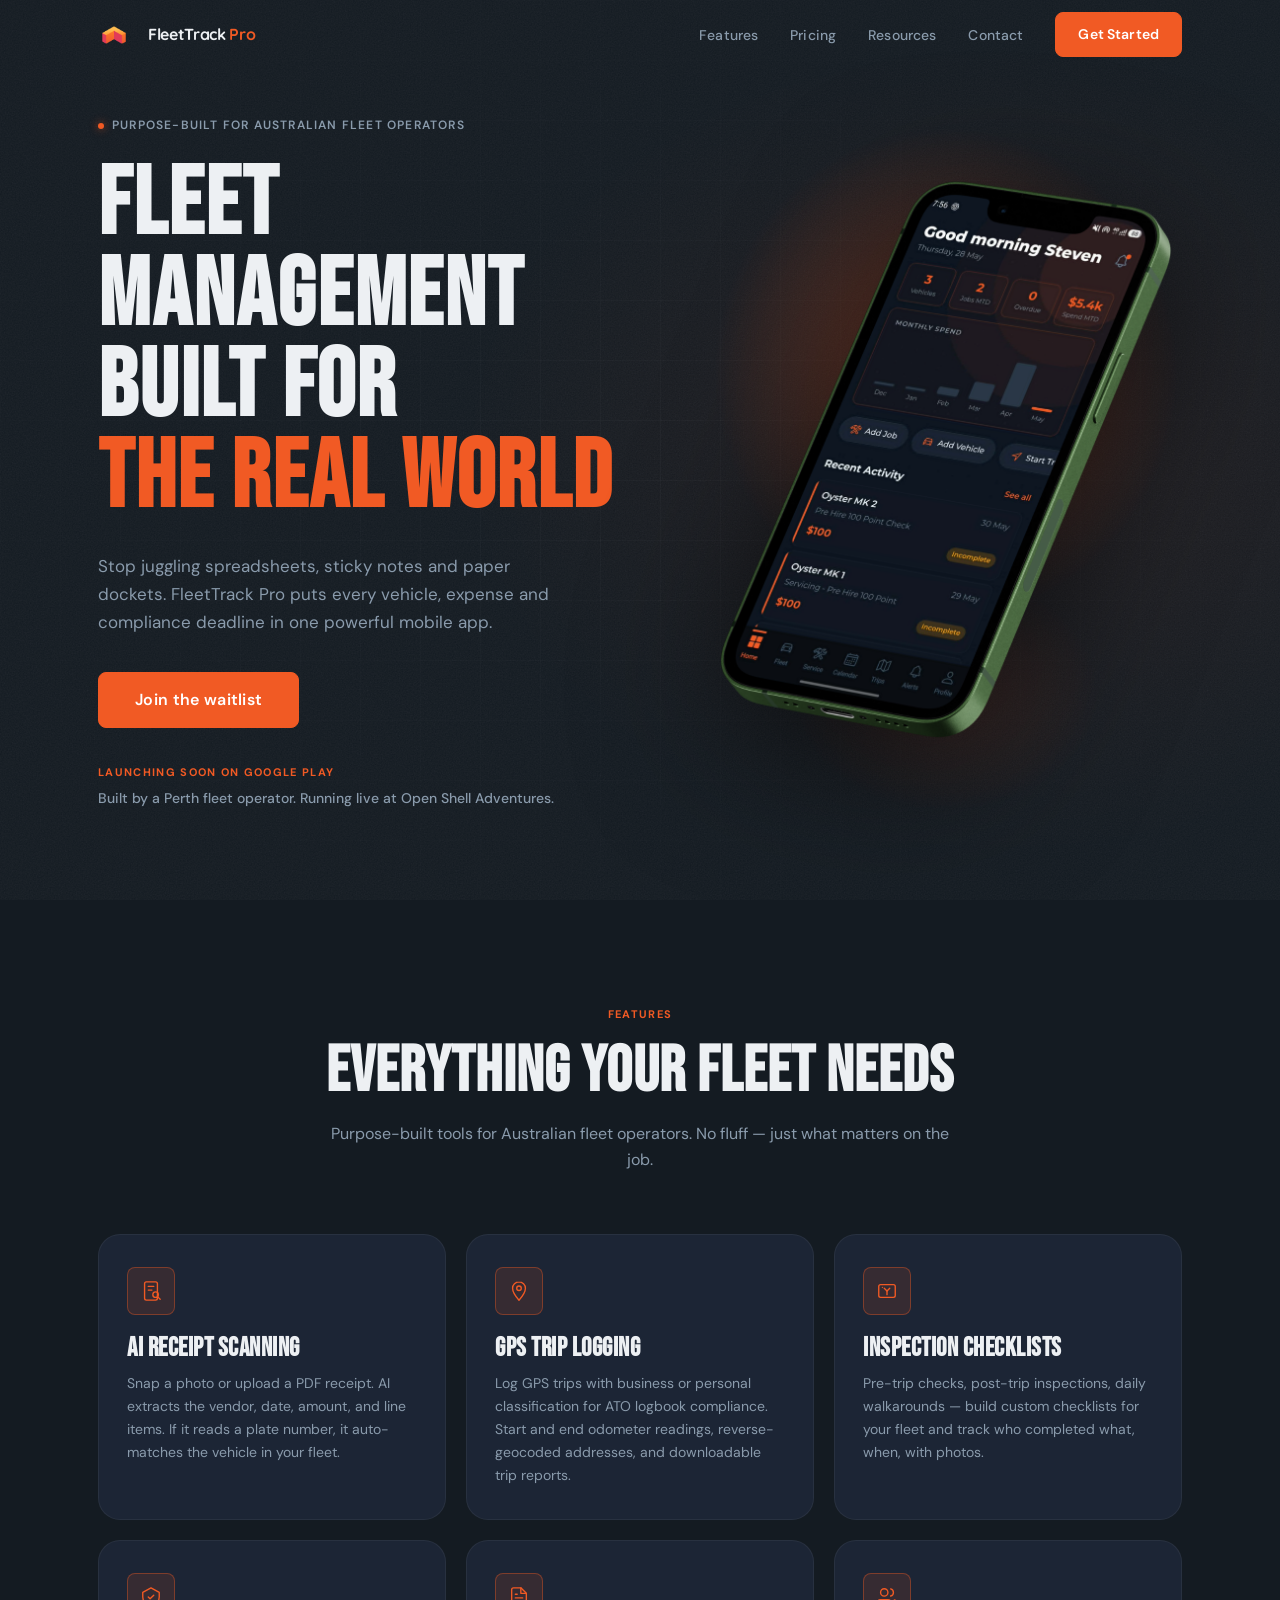
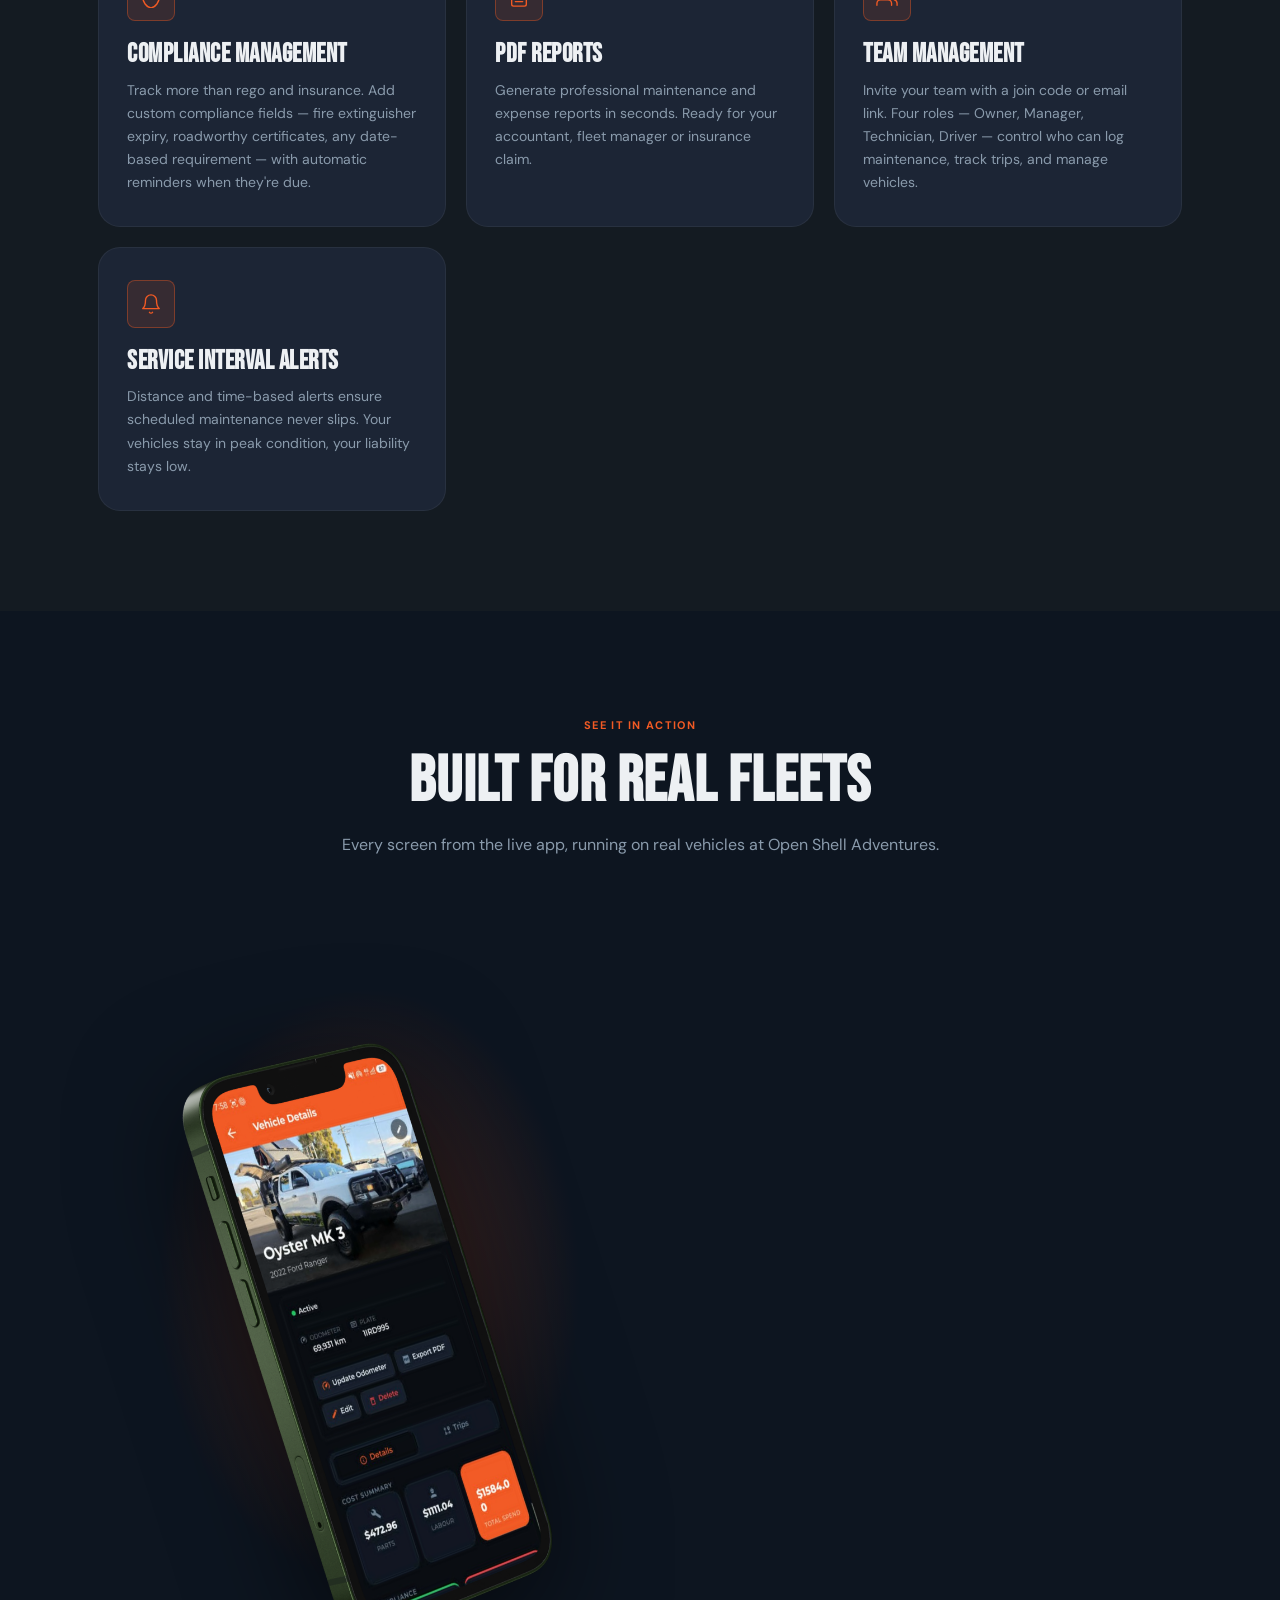
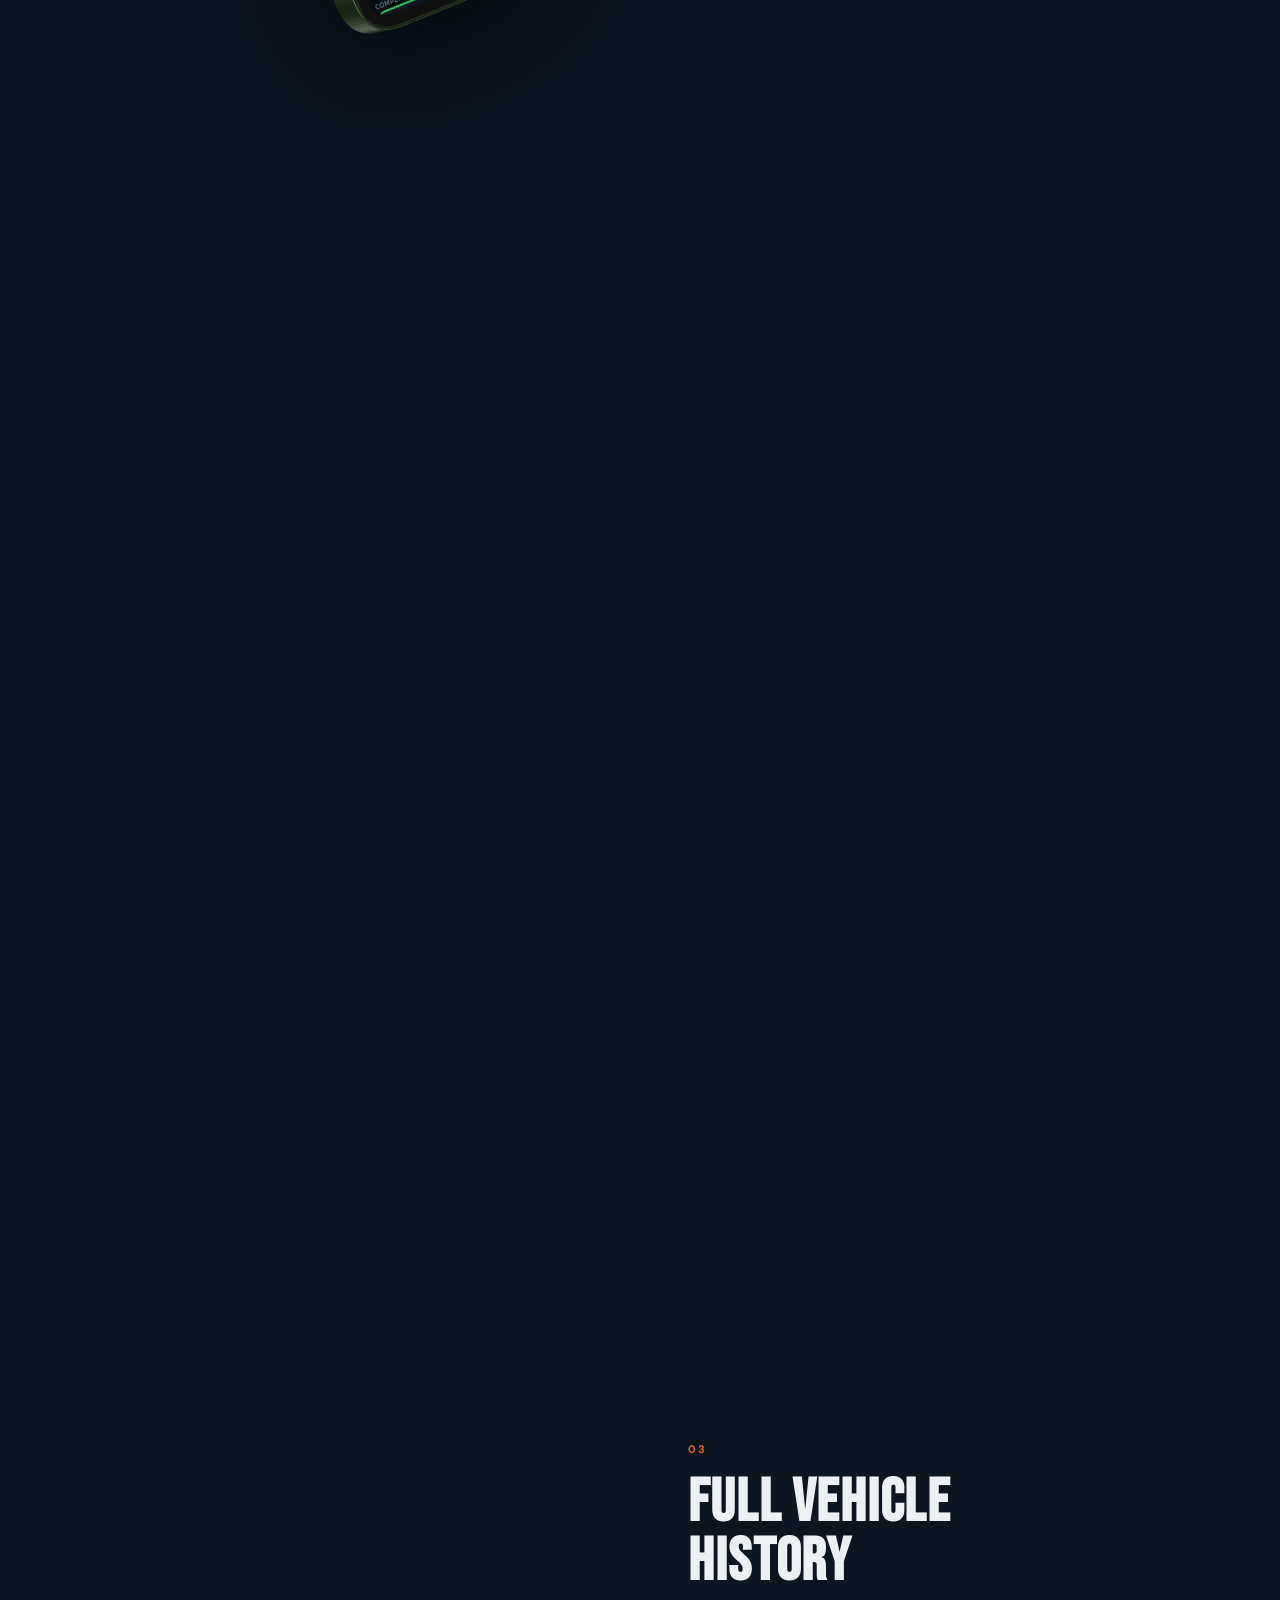
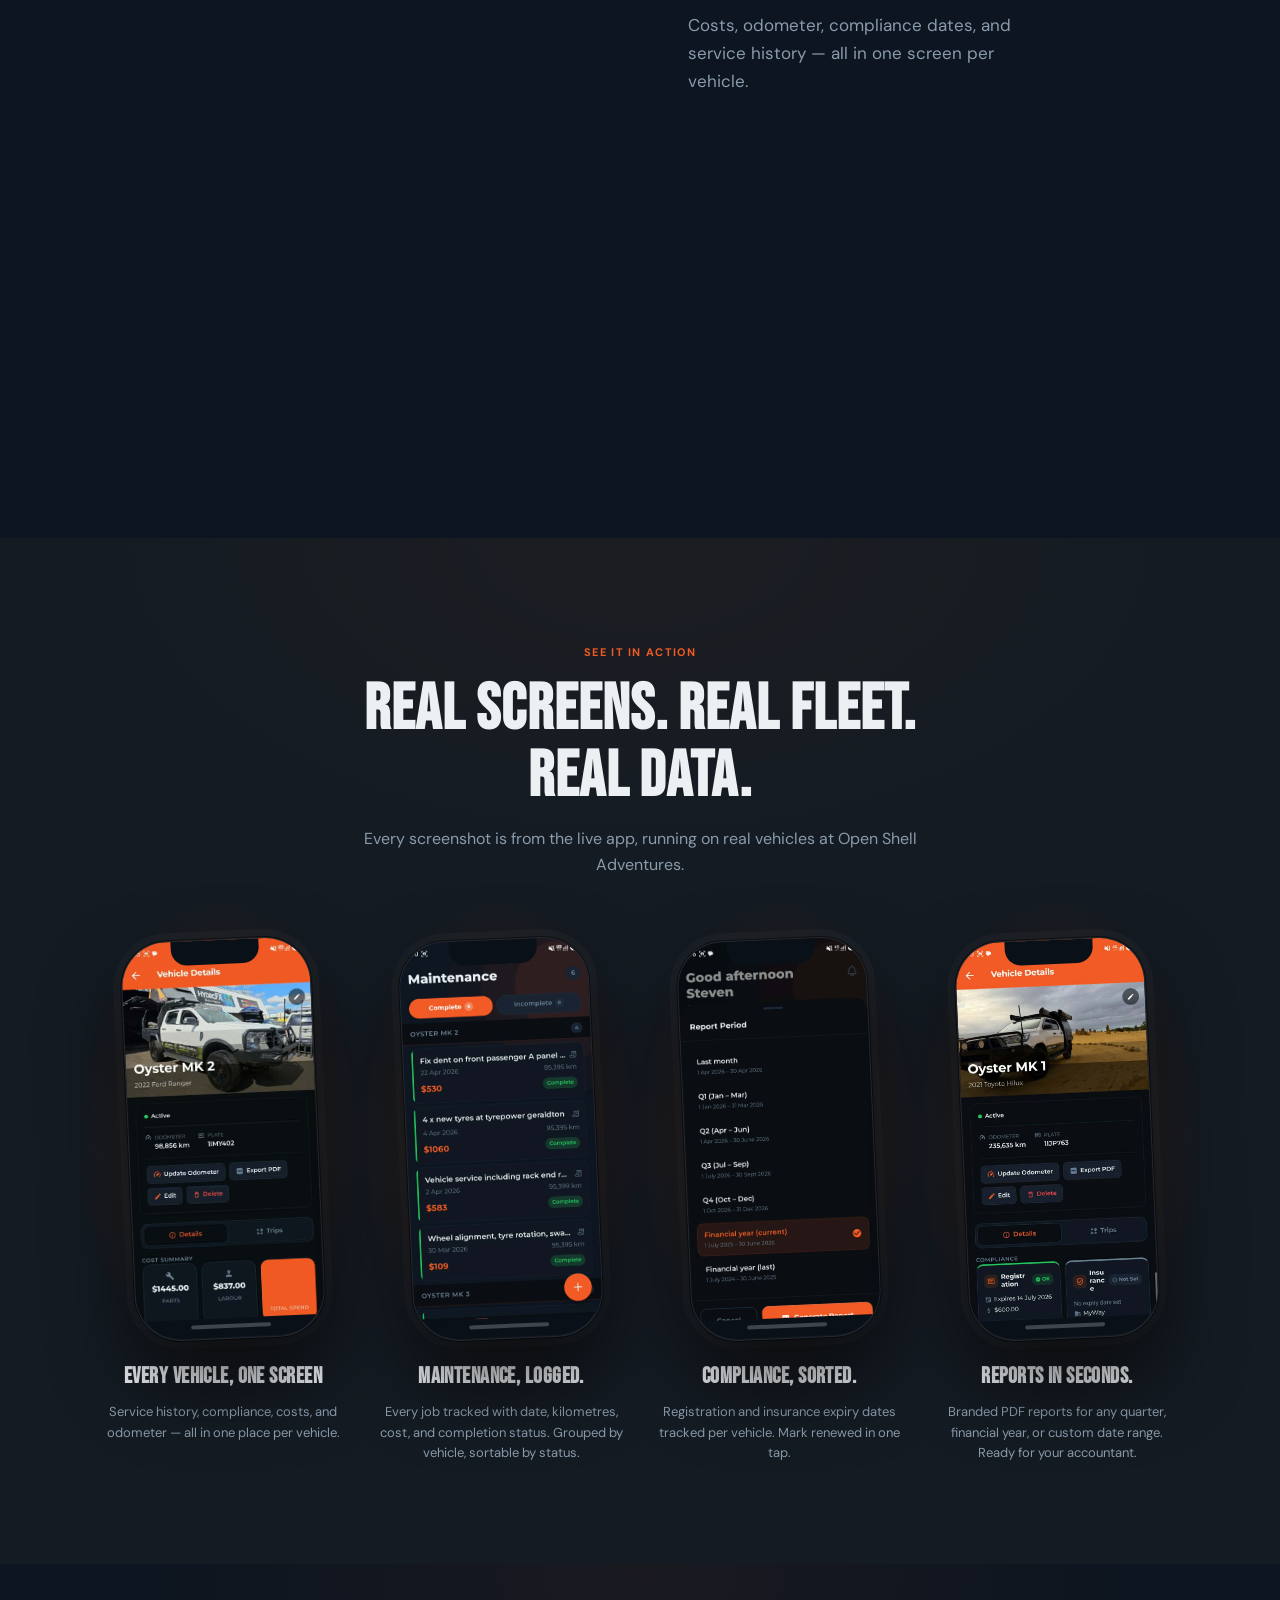
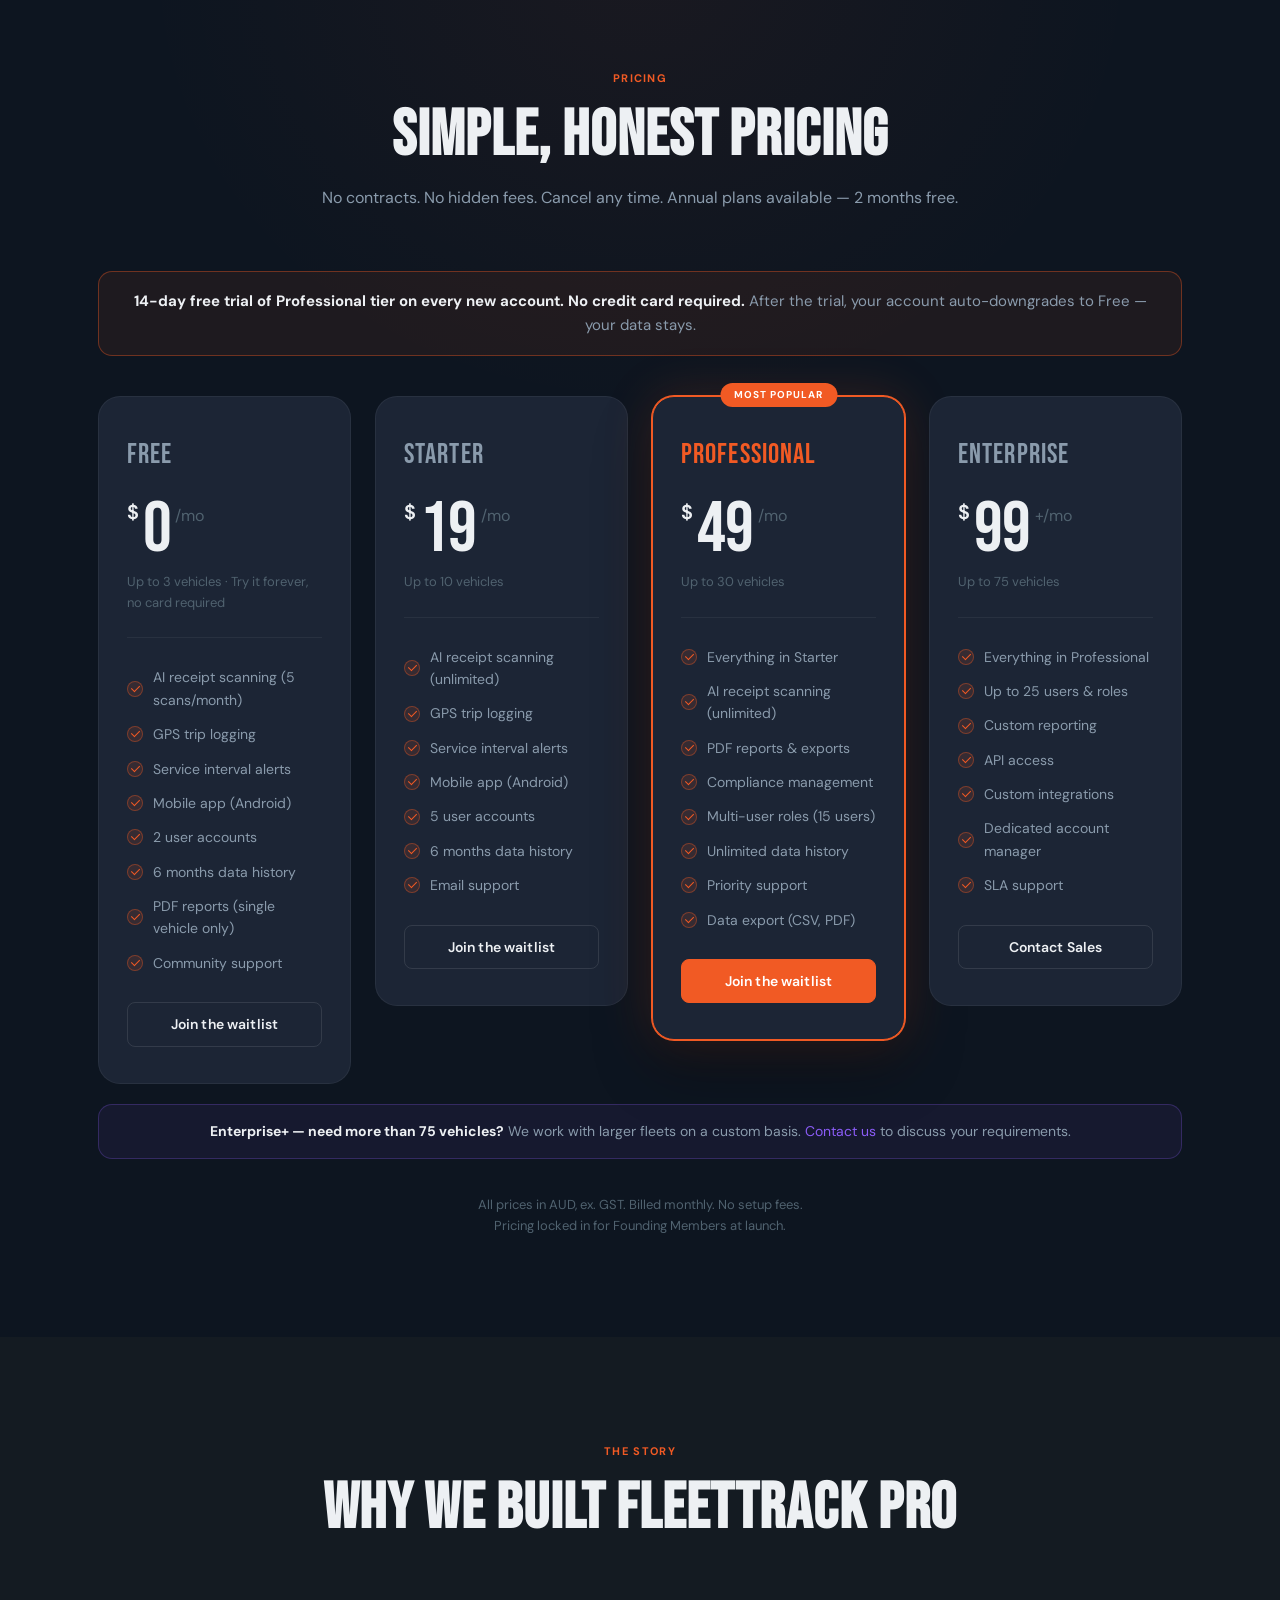
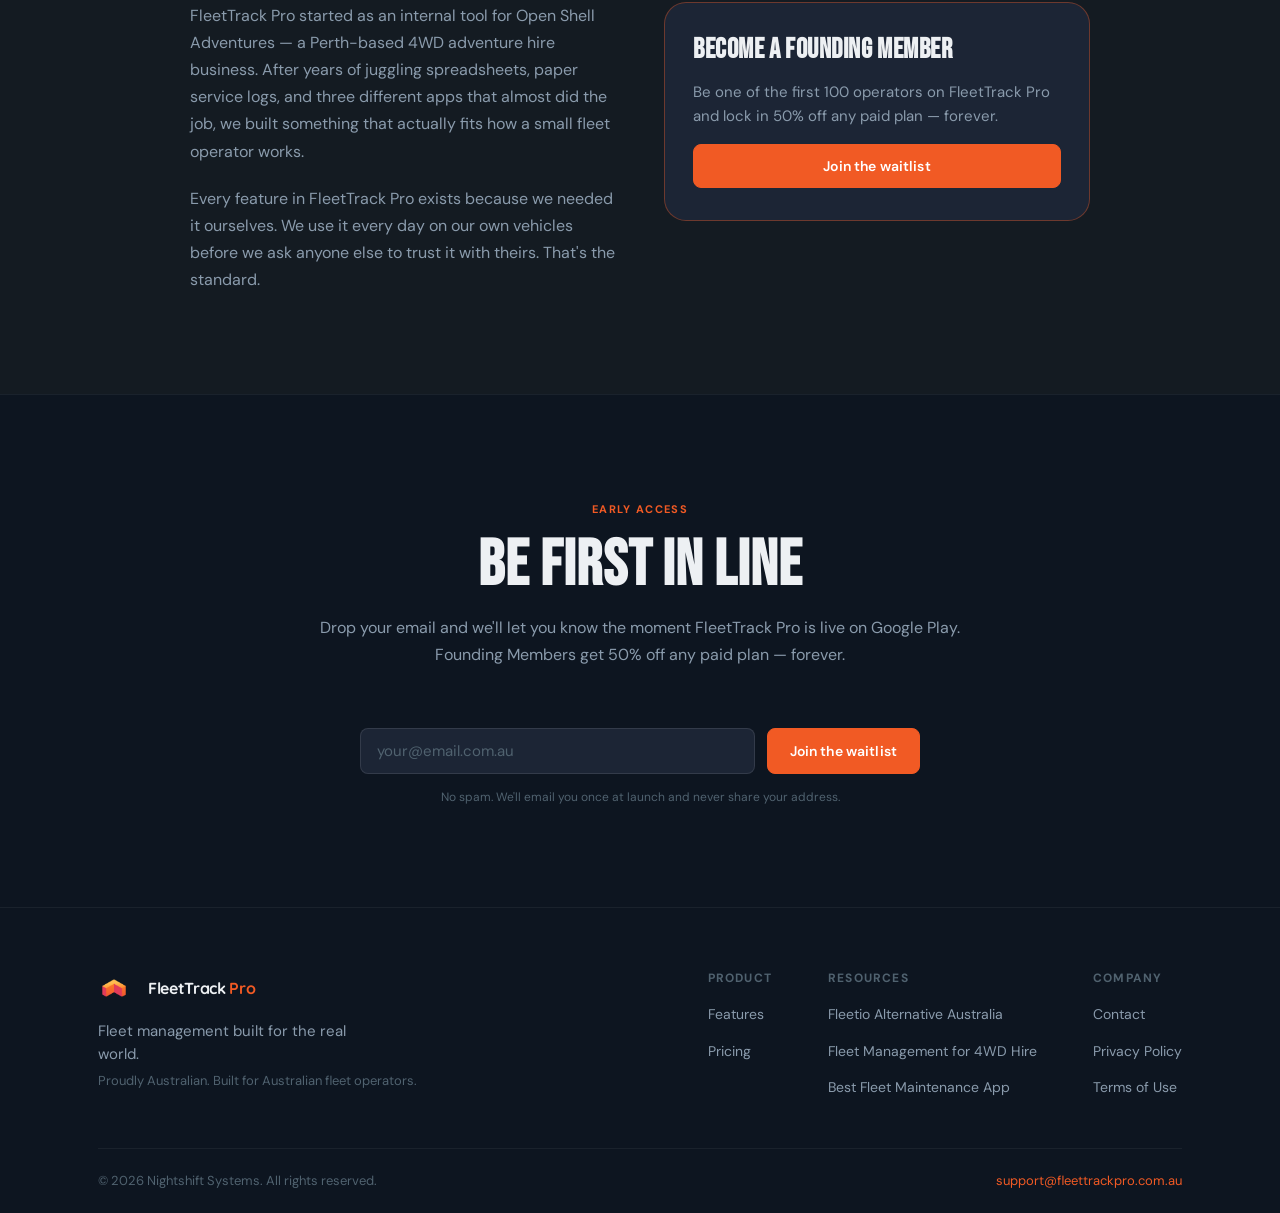
<file: index.html>
<!DOCTYPE html>

<html lang="en-AU">
<head>
<meta charset="utf-8"/>
<meta content="width=device-width, initial-scale=1.0" name="viewport"/>
<title>FleetTrack Pro — Fleet Maintenance App for Small Fleets</title>
<meta content="FleetTrack Pro — fleet maintenance for Australian small fleets. AI receipt scanning, GPS trips, service reminders, inspection checklists. Android." name="description"/>
<meta content="FleetTrack Pro — Fleet Management Built for the Real World" property="og:title"/>
<meta content="Mobile-first fleet maintenance app for Australian small fleet operators. AI receipt scanning, GPS trips, service reminders, inspection checklists, and compliance tracking. Android." property="og:description"/>
<meta content="website" property="og:type"/>
<meta content="https://fleettrackpro.com.au/" property="og:url"/>
<meta content="en_AU" property="og:locale"/>
<!-- TODO: regenerate og:image at 1200×630 for proper social previews (current asset is 800×400 — will letterbox) -->
<meta content="https://fleettrackpro.com.au/Assets/logo-full.png" property="og:image"/>
<link href="https://fleettrackpro.com.au" rel="canonical"/>
<script type="application/ld+json">
    {
      "@context": "https://schema.org",
      "@type": "SoftwareApplication",
      "name": "FleetTrack Pro",
      "operatingSystem": "Android",
      "applicationCategory": "BusinessApplication",
      "description": "Mobile-first fleet maintenance and cost tracking app for Australian small fleet operators. AI receipt scanning, GPS trip logging, service reminders, inspection checklists, and compliance tracking.",
      "url": "https://fleettrackpro.com.au",
      "offers": {
        "@type": "AggregateOffer",
        "priceCurrency": "AUD",
        "lowPrice": "0",
        "highPrice": "99",
        "offerCount": "4"
      },
      "author": {
        "@type": "Organization",
        "name": "Nightshift Systems",
        "url": "https://nightshiftsystems.com.au"
      },
      "featureList": "AI receipt scanning, GPS trip logging, service interval reminders, inspection checklists, compliance tracking, cost reporting, PDF reports, multi-user team management"
    }
    </script>
<script type="application/ld+json">
    {
      "@context": "https://schema.org",
      "@type": "Organization",
      "name": "Nightshift Systems",
      "url": "https://nightshiftsystems.com.au",
      "brand": {
        "@type": "Brand",
        "name": "FleetTrack Pro"
      },
      "contactPoint": {
        "@type": "ContactPoint",
        "email": "support@fleettrackpro.com.au",
        "contactType": "customer support"
      },
      "areaServed": "AU",
      "founder": {
        "@type": "Person",
        "name": "Steven Karlson"
      }
    }
    </script>
<link rel="icon" type="image/png" sizes="32x32" href="/favicon-32x32.png">
<link rel="icon" type="image/png" sizes="16x16" href="/favicon-16x16.png">
<link rel="apple-touch-icon" sizes="180x180" href="/apple-touch-icon.png">
<link rel="icon" href="/favicon.ico">
<link href="data:image/svg+xml,%3Csvg xmlns='http://www.w3.org/2000/svg' viewBox='0 0 32 32'%3E%3Crect width='32' height='32' rx='7' fill='%23F15A24'/%3E%3Ctext x='50%25' y='73%25' text-anchor='middle' font-family='Arial Black,sans-serif' font-size='18' font-weight='900' fill='white'%3EF%3C/text%3E%3C/svg%3E" rel="icon" type="image/svg+xml"/>
<link href="https://fonts.googleapis.com" rel="preconnect"/>
<link crossorigin="" href="https://fonts.gstatic.com" rel="preconnect"/>
<link href="https://fonts.googleapis.com/css2?family=Bebas+Neue&amp;family=DM+Sans:ital,opsz,wght@0,9..40,300;0,9..40,400;0,9..40,500;0,9..40,600;1,9..40,400&amp;family=Quicksand:wght@600;700&amp;display=swap" rel="stylesheet"/>
<link href="style.css" rel="stylesheet"/>
</head>
<body>
<!-- =========================================================
     NAVIGATION
     ========================================================= -->
<nav class="navbar" id="navbar">
    <div class="nav-inner">
        <a href="/" class="nav-logo">
            <img src="/Assets/logo-mark.png" alt="FleetTrack Pro" class="logo-mark">
            <span class="logo-wordmark">FleetTrack <em>Pro</em></span>
        </a>
        <ul class="nav-links" id="navLinks">
            <li><a href="/features.html">Features</a></li>
            <li><a href="/pricing.html">Pricing</a></li>
            <li><a href="/alternatives/fleetio-alternative-australia.html">Resources</a></li>
            <li><a href="/contact.html">Contact</a></li>
        </ul>
        <div class="nav-actions">
            <a href="/pricing.html" class="btn btn-primary nav-cta">Get Started</a>
            <button class="nav-hamburger" id="navHamburger" aria-label="Open menu">
                <span></span><span></span><span></span>
            </button>
        </div>
    </div>
</nav>
<!-- =========================================================
     HERO
     ========================================================= -->
<section class="hero" id="hero">
<div aria-hidden="true" class="hero-grain"></div>
<div aria-hidden="true" class="hero-grid-bg"></div>
<div class="container">
<div class="hero-layout">
<div class="hero-text">
<div class="hero-eyebrow" data-stagger="0">
<span class="eyebrow-pip"></span>
                    Purpose-built for Australian fleet operators
                </div>
<h1 class="hero-heading" data-stagger="160">
                    Fleet Management<br/>
                    Built for<br/>
<span class="text-accent">The Real World</span>
</h1>
<p class="hero-subtext" data-stagger="320">
                    Stop juggling spreadsheets, sticky notes and paper dockets.
                    FleetTrack Pro puts every vehicle, expense and compliance
                    deadline in one powerful mobile app.
                </p>
<div class="hero-ctas" data-stagger="480">
<a class="btn btn-primary hero-cta-btn" href="#waitlist">Join the waitlist</a>
</div>
<div class="hero-proof" data-stagger="640">
<div class="hero-prelaunch">
<span class="prelaunch-label">Launching soon on Google Play</span>
<span class="prelaunch-body">Built by a Perth fleet operator. Running live at <a href="https://openshell.com.au/" rel="noopener noreferrer" target="_blank">Open Shell Adventures</a>.</span>
</div>
</div>
</div>
<!-- Hero Device -->
<div class="hero-visual">
<div class="hero-scroll-wrap" id="heroScroll">
<div class="hero-device-wrap" id="heroDevice">
<div aria-hidden="true" class="hero-device-glow"></div>
<div class="hero-device-float">
<img alt="FleetTrack Pro Home screen showing fleet overview, monthly spend, and recent activity" class="hero-device-img" height="1145" loading="eager" src="Assets/screen-home.png" width="931"/>
</div>
</div>
</div>
</div>
</div>
</div>
</section>
<!-- =========================================================
     FEATURES
     ========================================================= -->
<section class="features" id="features">
<div class="container">
<div class="section-header" data-reveal="">
<span class="section-label">Features</span>
<h2 class="section-title">Everything your fleet needs</h2>
<p class="section-subtitle">Purpose-built tools for Australian fleet operators. No fluff — just what matters on the job.</p>
</div>
<div class="features-grid">
<div class="feature-card" data-reveal="" data-reveal-delay="0">
<div class="feature-icon">
<svg fill="none" stroke="currentColor" stroke-linecap="round" stroke-linejoin="round" stroke-width="1.5" viewbox="0 0 24 24">
<rect height="20" rx="2" width="14" x="5" y="2"></rect>
<line x1="9" x2="15" y1="7" y2="7"></line>
<line x1="9" x2="13" y1="11" y2="11"></line>
<circle cx="17" cy="16" r="3"></circle>
<line x1="19.4" x2="22" y1="18.4" y2="21"></line>
</svg>
</div>
<h3 class="feature-title">AI Receipt Scanning</h3>
<p class="feature-desc">Snap a photo or upload a PDF receipt. AI extracts the vendor, date, amount, and line items. If it reads a plate number, it auto-matches the vehicle in your fleet.</p>
</div>
<div class="feature-card" data-reveal="" data-reveal-delay="80">
<div class="feature-icon">
<svg fill="none" stroke="currentColor" stroke-linecap="round" stroke-linejoin="round" stroke-width="1.5" viewbox="0 0 24 24">
<path d="M12 2C8.13 2 5 5.13 5 9c0 5.25 7 13 7 13s7-7.75 7-13c0-3.87-3.13-7-7-7z"></path>
<circle cx="12" cy="9" r="2.5"></circle>
</svg>
</div>
<h3 class="feature-title">GPS Trip Logging</h3>
<p class="feature-desc">Log GPS trips with business or personal classification for ATO logbook compliance. Start and end odometer readings, reverse-geocoded addresses, and downloadable trip reports.</p>
</div>
<div class="feature-card" data-reveal="" data-reveal-delay="160">
<div class="feature-icon">
<svg fill="none" stroke="currentColor" stroke-linecap="round" stroke-linejoin="round" stroke-width="1.5" viewbox="0 0 24 24">
<rect height="14" rx="2" width="18" x="3" y="5"></rect>
<polyline points="9,9 12,12 15,9"></polyline>
<line x1="12" x2="12" y1="12" y2="16"></line>
<line x1="7" x2="7" y1="8" y2="8"></line>
</svg>
</div>
<h3 class="feature-title">Inspection Checklists</h3>
<p class="feature-desc">Pre-trip checks, post-trip inspections, daily walkarounds — build custom checklists for your fleet and track who completed what, when, with photos.</p>
</div>
<div class="feature-card" data-reveal="" data-reveal-delay="0">
<div class="feature-icon">
<svg fill="none" stroke="currentColor" stroke-linecap="round" stroke-linejoin="round" stroke-width="1.5" viewbox="0 0 24 24">
<path d="M12 2L3 7v5c0 5.55 3.84 10.74 9 12 5.16-1.26 9-6.45 9-12V7L12 2z"></path>
<polyline points="9,12 11,14 15,10"></polyline>
</svg>
</div>
<h3 class="feature-title">Compliance Management</h3>
<p class="feature-desc">Track more than rego and insurance. Add custom compliance fields — fire extinguisher expiry, roadworthy certificates, any date-based requirement — with automatic reminders when they're due.</p>
</div>
<div class="feature-card" data-reveal="" data-reveal-delay="80">
<div class="feature-icon">
<svg fill="none" stroke="currentColor" stroke-linecap="round" stroke-linejoin="round" stroke-width="1.5" viewbox="0 0 24 24">
<path d="M14 2H6a2 2 0 0 0-2 2v16a2 2 0 0 0 2 2h12a2 2 0 0 0 2-2V8z"></path>
<polyline points="14,2 14,8 20,8"></polyline>
<line x1="16" x2="8" y1="13" y2="13"></line>
<line x1="16" x2="8" y1="17" y2="17"></line>
<line x1="10" x2="8" y1="9" y2="9"></line>
</svg>
</div>
<h3 class="feature-title">PDF Reports</h3>
<p class="feature-desc">Generate professional maintenance and expense reports in seconds. Ready for your accountant, fleet manager or insurance claim.</p>
</div>
<div class="feature-card" data-reveal="" data-reveal-delay="160">
<div class="feature-icon">
<svg fill="none" stroke="currentColor" stroke-linecap="round" stroke-linejoin="round" stroke-width="1.5" viewbox="0 0 24 24">
<path d="M17 21v-2a4 4 0 0 0-4-4H5a4 4 0 0 0-4 4v2"></path>
<circle cx="9" cy="7" r="4"></circle>
<path d="M23 21v-2a4 4 0 0 0-3-3.87"></path>
<path d="M16 3.13a4 4 0 0 1 0 7.75"></path>
</svg>
</div>
<h3 class="feature-title">Team Management</h3>
<p class="feature-desc">Invite your team with a join code or email link. Four roles — Owner, Manager, Technician, Driver — control who can log maintenance, track trips, and manage vehicles.</p>
</div>
<div class="feature-card" data-reveal="" data-reveal-delay="0">
<div class="feature-icon">
<svg fill="none" stroke="currentColor" stroke-linecap="round" stroke-linejoin="round" stroke-width="1.5" viewbox="0 0 24 24">
<path d="M18 8A6 6 0 0 0 6 8c0 7-3 9-3 9h18s-3-2-3-9"></path>
<path d="M13.73 21a2 2 0 0 1-3.46 0"></path>
</svg>
</div>
<h3 class="feature-title">Service Interval Alerts</h3>
<p class="feature-desc">Distance and time-based alerts ensure scheduled maintenance never slips. Your vehicles stay in peak condition, your liability stays low.</p>
</div>
</div>
</div>
</section>
<!-- =========================================================
     STICKY SCROLL SHOWCASE
     ========================================================= -->
<section class="showcase" id="showcase">
<div class="container">
<div class="section-header" data-reveal="">
<span class="section-label">See it in action</span>
<h2 class="section-title">Built for real fleets</h2>
<p class="section-subtitle">Every screen from the live app, running on real vehicles at <a href="https://openshell.com.au/" rel="noopener noreferrer" target="_blank">Open Shell Adventures</a>.</p>
</div>
</div>
<div class="showcase-track">
<!-- Sticky phone (desktop) -->
<div aria-hidden="true" class="showcase-phone-col">
<div class="showcase-phone-wrap">
<div class="showcase-phone-glow"></div>
<img alt="FleetTrack Pro app screen" class="showcase-phone-img" height="1145" id="showcaseScreen" loading="lazy" src="Assets/screen-home.png" width="931"/>
</div>
</div>
<!-- Scrolling copy slides -->
<div class="showcase-slides-col">
<div class="showcase-slide" data-alt="FleetTrack Pro home dashboard showing fleet overview and monthly spend" data-screen="Assets/screen-home.png">
<img alt="FleetTrack Pro home dashboard" class="showcase-mobile-img" loading="lazy" src="Assets/screen-home.png"/>
<div class="showcase-copy">
<span class="showcase-num">01</span>
<h3 class="showcase-heading">Your fleet<br/>at a glance</h3>
<p class="showcase-body">Monthly spend, active alerts, and recent jobs — everything the moment you open the app.</p>
</div>
</div>
<div class="showcase-slide" data-alt="FleetTrack Pro maintenance log showing jobs across the fleet" data-screen="Assets/screen-maintenance.png">
<img alt="FleetTrack Pro maintenance log" class="showcase-mobile-img" loading="lazy" src="Assets/screen-maintenance.png"/>
<div class="showcase-copy">
<span class="showcase-num">02</span>
<h3 class="showcase-heading">Maintenance,<br/>logged</h3>
<p class="showcase-body">Every job across the fleet with costs and status. Grouped by vehicle, filterable by date.</p>
</div>
</div>
<div class="showcase-slide" data-alt="FleetTrack Pro vehicle detail screen showing costs and service history" data-screen="Assets/screen-vehicle-detail.png">
<img alt="FleetTrack Pro vehicle detail" class="showcase-mobile-img" loading="lazy" src="Assets/screen-vehicle-detail.png"/>
<div class="showcase-copy">
<span class="showcase-num">03</span>
<h3 class="showcase-heading">Full vehicle<br/>history</h3>
<p class="showcase-body">Costs, odometer, compliance dates, and service history — all in one screen per vehicle.</p>
</div>
</div>
</div>
</div>
</section>
<!-- =========================================================
     SCREENSHOT GALLERY
     ========================================================= -->
<section class="screenshots" id="screenshots">
<div class="container">
<div class="section-header" data-reveal="">
<span class="section-label">See it in action</span>
<h2 class="section-title">Real screens. Real fleet. Real data.</h2>
<p class="section-subtitle">Every screenshot is from the live app, running on real vehicles at <a href="https://openshell.com.au/" rel="noopener noreferrer" target="_blank">Open Shell Adventures</a>.</p>
</div>
<div class="screenshots-grid">
<div class="screenshot-item" data-reveal="" data-reveal-delay="0">
<div class="gallery-phone-outer">
<div class="phone-glow"></div>
<div class="phone-frame gallery-phone-frame">
<div class="phone-notch"></div>
<img alt="Vehicle detail screen showing Oyster MK 2 Ford Ranger with compliance and maintenance history" class="phone-screenshot" loading="lazy" src="Assets/ss2.jpeg"/>
<div class="phone-home-bar"></div>
</div>
</div>
<div class="screenshot-caption">
<strong class="caption-heading">Every vehicle, one screen</strong>
<p class="caption-body">Service history, compliance, costs, and odometer — all in one place per vehicle.</p>
</div>
</div>
<div class="screenshot-item" data-reveal="" data-reveal-delay="100">
<div class="gallery-phone-outer">
<div class="phone-glow"></div>
<div class="phone-frame gallery-phone-frame">
<div class="phone-notch"></div>
<img alt="Service and maintenance tab showing completed jobs for Oyster MK 2 with dates, kilometres and costs" class="phone-screenshot" loading="lazy" src="Assets/ss4.jpeg"/>
<div class="phone-home-bar"></div>
</div>
</div>
<div class="screenshot-caption">
<strong class="caption-heading">Maintenance, logged.</strong>
<p class="caption-body">Every job tracked with date, kilometres, cost, and completion status. Grouped by vehicle, sortable by status.</p>
</div>
</div>
<div class="screenshot-item" data-reveal="" data-reveal-delay="200">
<div class="gallery-phone-outer">
<div class="phone-glow"></div>
<div class="phone-frame gallery-phone-frame">
<div class="phone-notch"></div>
<img alt="Vehicle detail screen showing Oyster MK 1 Toyota Hilux with registration compliance OK and expiry date" class="phone-screenshot" loading="lazy" src="Assets/ss6.jpeg"/>
<div class="phone-home-bar"></div>
</div>
</div>
<div class="screenshot-caption">
<strong class="caption-heading">Compliance, sorted.</strong>
<p class="caption-body">Registration and insurance expiry dates tracked per vehicle. Mark renewed in one tap.</p>
</div>
</div>
<div class="screenshot-item" data-reveal="" data-reveal-delay="300">
<div class="gallery-phone-outer">
<div class="phone-glow"></div>
<div class="phone-frame gallery-phone-frame">
<div class="phone-notch"></div>
<img alt="PDF report period selector showing quarterly presets and Financial Year option for Australian businesses" class="phone-screenshot" loading="lazy" src="Assets/ss7.jpeg"/>
<div class="phone-home-bar"></div>
</div>
</div>
<div class="screenshot-caption">
<strong class="caption-heading">Reports in seconds.</strong>
<p class="caption-body">Branded PDF reports for any quarter, financial year, or custom date range. Ready for your accountant.</p>
</div>
</div>
</div>
</div>
</section>
<!-- =========================================================
     PRICING
     ========================================================= -->
<section class="pricing" id="pricing">
<div class="container">
<div class="section-header" data-reveal="">
<span class="section-label">Pricing</span>
<h2 class="section-title">Simple, honest pricing</h2>
<p class="section-subtitle">No contracts. No hidden fees. Cancel any time. Annual plans available — 2 months free.</p>
</div>
<div class="pricing-trial-banner" data-reveal="">
<strong>14-day free trial of Professional tier on every new account. No credit card required.</strong> After the trial, your account auto-downgrades to Free — your data stays.
        </div>
<div class="pricing-grid">
<div class="pricing-card" data-reveal="" data-reveal-delay="0">
<div class="pricing-tier">Free</div>
<div class="pricing-price">
<span class="price-currency">$</span>
<span class="price-amount">0</span>
<span class="price-period">/mo</span>
</div>
<div class="pricing-vehicles">Up to 3 vehicles · Try it forever, no card required</div>
<ul class="pricing-features">
<li><span class="check"></span> AI receipt scanning (5 scans/month)</li>
<li><span class="check"></span> GPS trip logging</li>
<li><span class="check"></span> Service interval alerts</li>
<li><span class="check"></span> Mobile app (Android)</li>
<li><span class="check"></span> 2 user accounts</li>
<li><span class="check"></span> 6 months data history</li>
<li><span class="check"></span> PDF reports (single vehicle only)</li>
<li><span class="check"></span> Community support</li>
</ul>
<a class="btn btn-outline btn-full" href="#waitlist">Join the waitlist</a>
</div>
<div class="pricing-card" data-reveal="" data-reveal-delay="80">
<div class="pricing-tier">Starter</div>
<div class="pricing-price">
<span class="price-currency">$</span>
<span class="price-amount">19</span>
<span class="price-period">/mo</span>
</div>
<div class="pricing-vehicles">Up to 10 vehicles</div>
<ul class="pricing-features">
<li><span class="check"></span> AI receipt scanning (unlimited)</li>
<li><span class="check"></span> GPS trip logging</li>
<li><span class="check"></span> Service interval alerts</li>
<li><span class="check"></span> Mobile app (Android)</li>
<li><span class="check"></span> 5 user accounts</li>
<li><span class="check"></span> 6 months data history</li>
<li><span class="check"></span> Email support</li>
</ul>
<a class="btn btn-outline btn-full" href="#waitlist">Join the waitlist</a>
</div>
<div class="pricing-card pricing-card--featured" data-reveal="" data-reveal-delay="160">
<div class="pricing-badge">Most Popular</div>
<div class="pricing-tier">Professional</div>
<div class="pricing-price">
<span class="price-currency">$</span>
<span class="price-amount">49</span>
<span class="price-period">/mo</span>
</div>
<div class="pricing-vehicles">Up to 30 vehicles</div>
<ul class="pricing-features">
<li><span class="check"></span> Everything in Starter</li>
<li><span class="check"></span> AI receipt scanning (unlimited)</li>
<li><span class="check"></span> PDF reports &amp; exports</li>
<li><span class="check"></span> Compliance management</li>
<li><span class="check"></span> Multi-user roles (15 users)</li>
<li><span class="check"></span> Unlimited data history</li>
<li><span class="check"></span> Priority support</li>
<li><span class="check"></span> Data export (CSV, PDF)</li>
</ul>
<a class="btn btn-primary btn-full" href="#waitlist">Join the waitlist</a>
</div>
<div class="pricing-card" data-reveal="" data-reveal-delay="240">
<div class="pricing-tier">Enterprise</div>
<div class="pricing-price">
<span class="price-currency">$</span>
<span class="price-amount">99</span>
<span class="price-period">+/mo</span>
</div>
<div class="pricing-vehicles">Up to 75 vehicles</div>
<ul class="pricing-features">
<li><span class="check"></span> Everything in Professional</li>
<li><span class="check"></span> Up to 25 users &amp; roles</li>
<li><span class="check"></span> Custom reporting</li>
<li><span class="check"></span> API access</li>
<li><span class="check"></span> Custom integrations</li>
<li><span class="check"></span> Dedicated account manager</li>
<li><span class="check"></span> SLA support</li>
</ul>
<a class="btn btn-outline btn-full" href="mailto:support@fleettrackpro.com.au">Contact Sales</a>
</div>
</div>
<div class="pricing-enterprise-plus" data-reveal="">
<strong>Enterprise+ — need more than 75 vehicles?</strong> We work with larger fleets on a custom basis.
            <a href="mailto:support@fleettrackpro.com.au?subject=Enterprise%2B+Enquiry">Contact us</a> to discuss your requirements.
        </div>
<p class="pricing-note" data-reveal="">All prices in AUD, ex. GST. Billed monthly. No setup fees.<br/>Pricing locked in for Founding Members at launch.</p>
</div>
</section>
<!-- =========================================================
     FOUNDER STORY
     ========================================================= -->
<section class="testimonials" id="testimonials">
<div class="container">
<div class="section-header" data-reveal="">
<span class="section-label">The story</span>
<h2 class="section-title">Why we built FleetTrack Pro</h2>
</div>
<div class="founder-story" data-reveal="">
<div class="founder-body">
<p>FleetTrack Pro started as an internal tool for <a href="https://openshell.com.au/" rel="noopener noreferrer" target="_blank">Open Shell Adventures</a> — a Perth-based 4WD adventure hire business. After years of juggling spreadsheets, paper service logs, and three different apps that almost did the job, we built something that actually fits how a small fleet operator works.</p>
<p>Every feature in FleetTrack Pro exists because we needed it ourselves. We use it every day on our own vehicles before we ask anyone else to trust it with theirs. That's the standard.</p>
</div>
<div class="founding-members-box">
<h3 class="founding-title">Become a Founding Member</h3>
<p class="founding-body">Be one of the first 100 operators on FleetTrack Pro and lock in 50% off any paid plan — forever.</p>
<a class="btn btn-primary" href="#waitlist">Join the waitlist</a>
</div>
</div>
</div>
</section>
<!-- =========================================================
     WAITLIST
     ========================================================= -->
<section class="waitlist" id="waitlist">
<div class="container">
<div class="section-header" data-reveal="">
<span class="section-label">Early access</span>
<h2 class="section-title">Be first in line</h2>
<p class="section-subtitle">Drop your email and we'll let you know the moment FleetTrack Pro is live on Google Play. Founding Members get 50% off any paid plan — forever.</p>
</div>
<!-- TODO: replace with proper form backend before launch -->
<form action="mailto:support@fleettrackpro.com.au" class="waitlist-form" data-reveal="" enctype="text/plain" method="post">
<div class="waitlist-input-row">
<input class="waitlist-input" name="email" placeholder="your@email.com.au" required="" type="email"/>
<button class="btn btn-primary" type="submit">Join the waitlist</button>
</div>
<p class="waitlist-disclaimer">No spam. We'll email you once at launch and never share your address.</p>
</form>
</div>
</section>
<!-- =========================================================
     FOOTER
     ========================================================= -->
<footer class="footer">
    <div class="container">
        <div class="footer-top">
            <div class="footer-brand">
                <a href="/" class="nav-logo footer-logo">
                    <img src="/Assets/logo-mark.png" alt="FleetTrack Pro" class="logo-mark">
                    <span class="logo-wordmark">FleetTrack <em>Pro</em></span>
                </a>
                <p class="footer-tagline">Fleet management built for the real world.</p>
                <p class="footer-sub">Proudly Australian. Built for Australian fleet operators.</p>
            </div>
            <div class="footer-nav-group">
                <div class="footer-col">
                    <h4 class="footer-col-title">Product</h4>
                    <ul>
                        <li><a href="/features.html">Features</a></li>
                        <li><a href="/pricing.html">Pricing</a></li>
                    </ul>
                </div>
                <div class="footer-col">
                    <h4 class="footer-col-title">Resources</h4>
                    <ul>
                        <li><a href="/alternatives/fleetio-alternative-australia.html">Fleetio Alternative Australia</a></li>
                        <li><a href="/use-cases/4wd-hire-fleet-management.html">Fleet Management for 4WD Hire</a></li>
                        <li><a href="/guides/best-fleet-maintenance-app-small-fleets.html">Best Fleet Maintenance App</a></li>
                    </ul>
                </div>
                <div class="footer-col">
                    <h4 class="footer-col-title">Company</h4>
                    <ul>
                        <li><a href="/contact.html">Contact</a></li>
                        <li><a href="/privacy.html">Privacy Policy</a></li>
                        <li><a href="/terms.html">Terms of Use</a></li>
                    </ul>
                </div>
            </div>
        </div>
        <div class="footer-bottom">
            <p>&#169; 2026 Nightshift Systems. All rights reserved.</p>
            <a href="mailto:support@fleettrackpro.com.au" class="footer-email">support@fleettrackpro.com.au</a>
        </div>
    </div>
</footer>
<script src="script.js"></script>
</body>
</html>
</file>
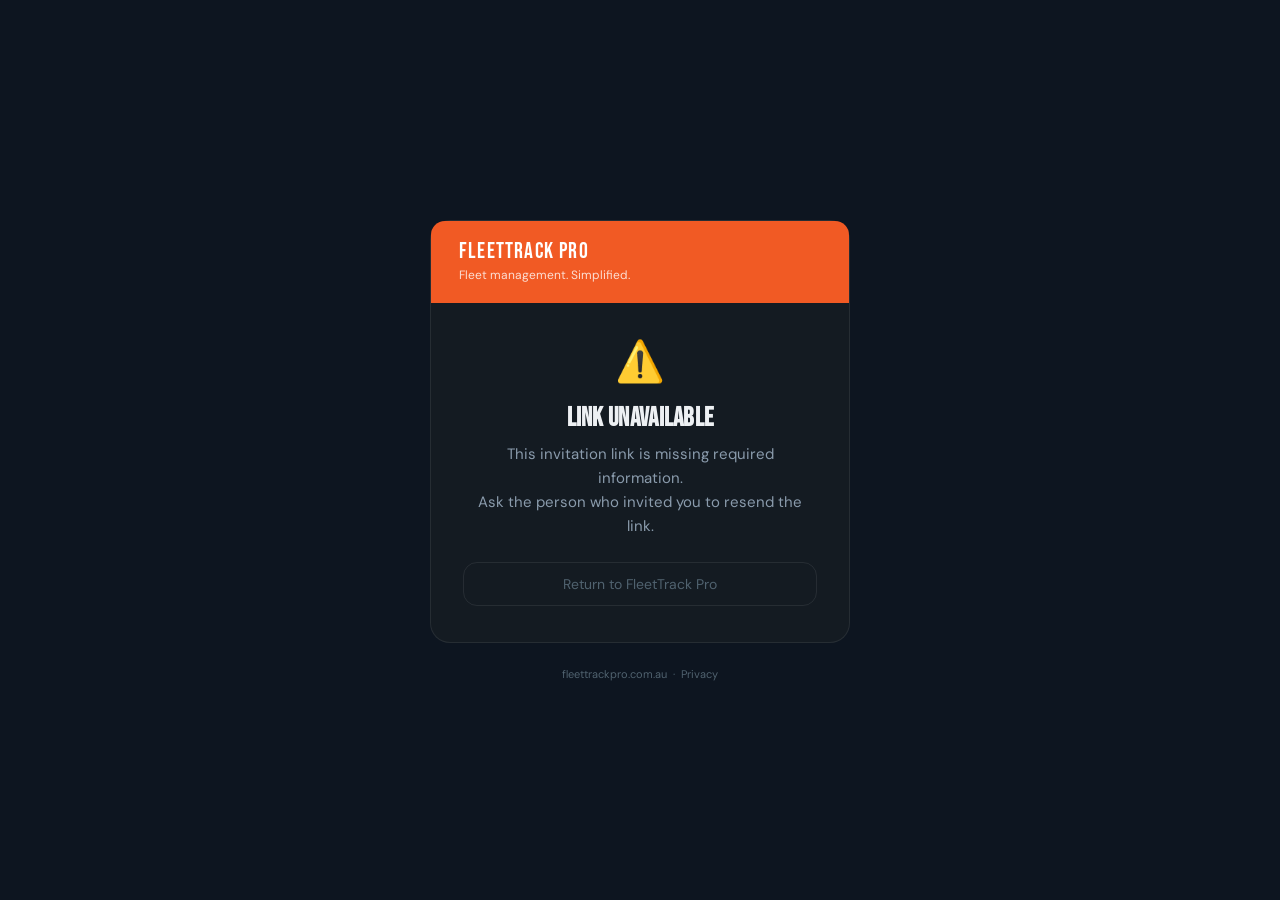
<file: accept-invite.html>
<!DOCTYPE html>
<html lang="en">
<head>
  <meta charset="UTF-8">
  <meta name="viewport" content="width=device-width, initial-scale=1.0">
  <meta name="robots" content="noindex, nofollow">
  <title>Accept Invitation — FleetTrack Pro</title>

  <link rel="icon" type="image/png" sizes="32x32" href="/favicon-32x32.png">
  <link rel="icon" type="image/png" sizes="16x16" href="/favicon-16x16.png">
  <link rel="apple-touch-icon" sizes="180x180" href="/apple-touch-icon.png">
  <link rel="icon" href="/favicon.ico">
  <link rel="icon" type="image/svg+xml" href="data:image/svg+xml,%3Csvg xmlns='http://www.w3.org/2000/svg' viewBox='0 0 32 32'%3E%3Crect width='32' height='32' rx='7' fill='%23F15A24'/%3E%3Ctext x='50%25' y='73%25' text-anchor='middle' font-family='Arial Black,sans-serif' font-size='18' font-weight='900' fill='white'%3EF%3C/text%3E%3C/svg%3E">
  <link rel="preconnect" href="https://fonts.googleapis.com">
  <link rel="preconnect" href="https://fonts.gstatic.com" crossorigin>
  <link href="https://fonts.googleapis.com/css2?family=Bebas+Neue&family=DM+Sans:wght@300;400;500;600&display=swap" rel="stylesheet">

  <style>
    *, *::before, *::after { box-sizing: border-box; margin: 0; padding: 0; }

    :root {
      --bg-deep:       #0D1520;
      --bg-primary:    #141B22;
      --bg-card:       #1C2535;
      --accent:        #F15A24;
      --accent-glow:   rgba(241, 90, 36, 0.28);
      --text-primary:  #EDF0F3;
      --text-secondary:#8A9BAC;
      --text-muted:    #50626F;
      --border:        rgba(255, 255, 255, 0.08);
      --font-heading:  'Bebas Neue', 'Arial Black', Impact, sans-serif;
      --font-body:     'DM Sans', Arial, sans-serif;
    }

    html, body {
      height: 100%;
      background: var(--bg-deep);
      color: var(--text-primary);
      font-family: var(--font-body);
      -webkit-font-smoothing: antialiased;
    }

    body {
      display: flex;
      flex-direction: column;
      align-items: center;
      justify-content: center;
      min-height: 100vh;
      padding: 24px 16px;
    }

    /* ── States (JS toggles display) ── */
    .state { display: none; width: 100%; max-width: 420px; text-align: center; }
    .state.active { display: block; }

    /* ── Card ── */
    .card {
      background: var(--bg-primary);
      border: 1px solid var(--border);
      border-radius: 20px;
      padding: 40px 32px 36px;
    }

    /* ── Logo bar ── */
    .logo-bar {
      background: var(--accent);
      border-radius: 14px 14px 0 0;
      padding: 20px 28px;
      text-align: left;
      margin: -40px -32px 32px;
    }
    .logo-bar .wordmark {
      font-family: var(--font-heading);
      font-size: 22px;
      letter-spacing: 1.2px;
      color: #fff;
      line-height: 1;
    }
    .logo-bar .tagline {
      font-size: 12px;
      color: rgba(255,255,255,0.8);
      margin-top: 4px;
    }

    /* ── Icon badge ── */
    .icon-badge {
      width: 72px;
      height: 72px;
      border-radius: 50%;
      background: rgba(241, 90, 36, 0.12);
      border: 1.5px solid rgba(241, 90, 36, 0.3);
      display: inline-flex;
      align-items: center;
      justify-content: center;
      margin-bottom: 20px;
      font-size: 30px;
    }

    /* ── Headings ── */
    h1 {
      font-family: var(--font-heading);
      font-size: 34px;
      letter-spacing: 0.5px;
      color: var(--text-primary);
      line-height: 1.1;
      margin-bottom: 8px;
    }
    h2 {
      font-family: var(--font-heading);
      font-size: 26px;
      letter-spacing: 0.3px;
      color: var(--text-primary);
      margin-bottom: 8px;
    }

    p {
      font-size: 15px;
      color: var(--text-secondary);
      line-height: 1.6;
      margin-bottom: 24px;
    }
    p.small {
      font-size: 12px;
      color: var(--text-muted);
      margin-bottom: 0;
    }

    /* ── Buttons ── */
    .btn-primary {
      display: inline-flex;
      align-items: center;
      justify-content: center;
      gap: 8px;
      width: 100%;
      background: var(--accent);
      color: #fff;
      font-family: var(--font-body);
      font-size: 16px;
      font-weight: 700;
      letter-spacing: 0.2px;
      padding: 17px 24px;
      border-radius: 14px;
      border: none;
      cursor: pointer;
      text-decoration: none;
      box-shadow: 0 4px 20px var(--accent-glow);
      transition: opacity 0.15s;
      margin-bottom: 12px;
    }
    .btn-primary:hover { opacity: 0.9; }
    .btn-primary:active { opacity: 0.8; }

    .btn-secondary {
      display: inline-flex;
      align-items: center;
      justify-content: center;
      width: 100%;
      background: transparent;
      color: var(--text-muted);
      font-family: var(--font-body);
      font-size: 14px;
      padding: 12px 24px;
      border-radius: 14px;
      border: 1px solid var(--border);
      cursor: pointer;
      text-decoration: none;
      transition: border-color 0.15s, color 0.15s;
    }
    .btn-secondary:hover { border-color: rgba(255,255,255,0.2); color: var(--text-secondary); }

    /* ── Play badge ── */
    .play-badge {
      display: inline-block;
      margin-bottom: 16px;
    }
    .play-badge img {
      height: 52px;
      border-radius: 8px;
    }

    /* ── Spinner ── */
    .spinner {
      width: 44px;
      height: 44px;
      border: 3px solid rgba(241, 90, 36, 0.2);
      border-top-color: var(--accent);
      border-radius: 50%;
      animation: spin 0.8s linear infinite;
      margin: 0 auto 20px;
    }
    @keyframes spin { to { transform: rotate(360deg); } }

    /* ── Divider ── */
    .divider {
      border: none;
      border-top: 1px solid var(--border);
      margin: 24px 0;
    }

    /* ── Error icon ── */
    .error-icon {
      font-size: 40px;
      margin-bottom: 16px;
    }

    /* ── Footer ── */
    footer {
      margin-top: 24px;
      font-size: 11px;
      color: var(--text-muted);
      text-align: center;
    }
    footer a { color: var(--text-muted); text-decoration: none; }
    footer a:hover { color: var(--text-secondary); }
  </style>
</head>

<body>

  <!-- ── State: Redirecting (default) ──────────────────────────────────────── -->
  <div id="state-loading" class="state active">
    <div class="card">
      <div class="logo-bar">
        <div class="wordmark">FLEETTRACK PRO</div>
        <div class="tagline">Fleet management. Simplified.</div>
      </div>
      <div class="spinner"></div>
      <h2>Opening FleetTrack Pro&hellip;</h2>
      <p>If the app is installed, it should open automatically.<br>Just a moment&hellip;</p>
    </div>
    <footer>
      <a href="https://fleettrackpro.com.au">fleettrackpro.com.au</a>
      &nbsp;&middot;&nbsp;
      <a href="https://fleettrackpro.com.au/privacy.html">Privacy</a>
    </footer>
  </div>

  <!-- ── State: App not installed (fallback) ───────────────────────────────── -->
  <div id="state-fallback" class="state">
    <div class="card">
      <div class="logo-bar">
        <div class="wordmark">FLEETTRACK PRO</div>
        <div class="tagline">Fleet management. Simplified.</div>
      </div>
      <div class="icon-badge">🚛</div>
      <h1>YOU'VE BEEN INVITED</h1>
      <p>
        You have a pending invitation to join a team on FleetTrack Pro.
        Install the app to accept it — your invitation will be waiting when you sign in.
      </p>

      <a id="play-store-link" href="#" class="btn-primary" target="_blank" rel="noopener">
        <svg width="20" height="20" viewBox="0 0 24 24" fill="currentColor" aria-hidden="true">
          <path d="M3.18 23.76c.3.17.65.2.99.08L14.9 12 3.18.16c-.34-.12-.69-.09-.99.08C1.85.56 1.5 1.1 1.5 1.74v20.52c0 .64.35 1.18.88 1.5z"/>
          <path d="M18.52 14.35L15.66 12l2.86-2.35 3.3 1.9c.94.54.94 1.36 0 1.9l-3.3 1.9z"/>
          <path d="M3.18.16L14.9 12 4.14 22.76 3.18.16z" opacity=".5"/>
          <path d="M14.9 12L4.14 1.24l10.76 10.77z" opacity=".3"/>
        </svg>
        Download on Google Play
      </a>

      <a id="open-app-link" href="#" class="btn-secondary">
        Already installed? Open the app
      </a>

      <hr class="divider">
      <p class="small">
        FleetTrack Pro helps Australian fleet operators track vehicles, log
        maintenance, and manage their team — all from one app.
      </p>
    </div>
    <footer>
      <a href="https://fleettrackpro.com.au">fleettrackpro.com.au</a>
      &nbsp;&middot;&nbsp;
      <a href="https://fleettrackpro.com.au/privacy.html">Privacy</a>
    </footer>
  </div>

  <!-- ── State: No token / invalid link ────────────────────────────────────── -->
  <div id="state-error" class="state">
    <div class="card">
      <div class="logo-bar">
        <div class="wordmark">FLEETTRACK PRO</div>
        <div class="tagline">Fleet management. Simplified.</div>
      </div>
      <div class="error-icon">⚠️</div>
      <h2>LINK UNAVAILABLE</h2>
      <p>
        This invitation link is missing required information.<br>
        Ask the person who invited you to resend the link.
      </p>
      <a href="https://fleettrackpro.com.au" class="btn-secondary">Return to FleetTrack Pro</a>
    </div>
    <footer>
      <a href="https://fleettrackpro.com.au">fleettrackpro.com.au</a>
      &nbsp;&middot;&nbsp;
      <a href="https://fleettrackpro.com.au/privacy.html">Privacy</a>
    </footer>
  </div>

  <script>
    (function () {
      var params       = new URLSearchParams(window.location.search);
      var token        = params.get('token');
      var email        = params.get('email');

      var stateLoading = document.getElementById('state-loading');
      var stateFallback= document.getElementById('state-fallback');
      var stateError   = document.getElementById('state-error');

      function show(el) {
        stateLoading.classList.remove('active');
        stateFallback.classList.remove('active');
        stateError.classList.remove('active');
        el.classList.add('active');
      }

      if (!token) {
        show(stateError);
        return;
      }

      // Build the app deep-link URL (custom scheme)
      var appParams = 'token=' + encodeURIComponent(token);
      if (email) appParams += '&email=' + encodeURIComponent(email);
      var appUrl = 'fleettrackpro://accept-invite?' + appParams;

      // Build Play Store URL with install referrer so the token survives a fresh install.
      // react-native-play-install-referrer will read 'invite_token=xxx' on first launch.
      var referrer     = encodeURIComponent('invite_token=' + token + (email ? '&invite_email=' + email : ''));
      var playStoreUrl = 'https://play.google.com/store/apps/details?id=com.fleettrackpro.app&referrer=' + referrer;

      // Wire up links (done before the redirect attempt so they're ready when fallback shows)
      document.getElementById('play-store-link').href = playStoreUrl;
      document.getElementById('open-app-link').href   = appUrl;

      // Track whether the user has navigated away (app opened)
      var appOpened = false;
      document.addEventListener('visibilitychange', function () {
        if (document.hidden) appOpened = true;
      });
      window.addEventListener('blur', function () {
        appOpened = true;
      });

      // Attempt to open the app via custom scheme
      window.location.href = appUrl;

      // After 2.5 s, if the page is still visible, the app isn't installed
      setTimeout(function () {
        if (!appOpened && !document.hidden) {
          show(stateFallback);
        }
      }, 2500);
    }());
  </script>

</body>
</html>
</file>
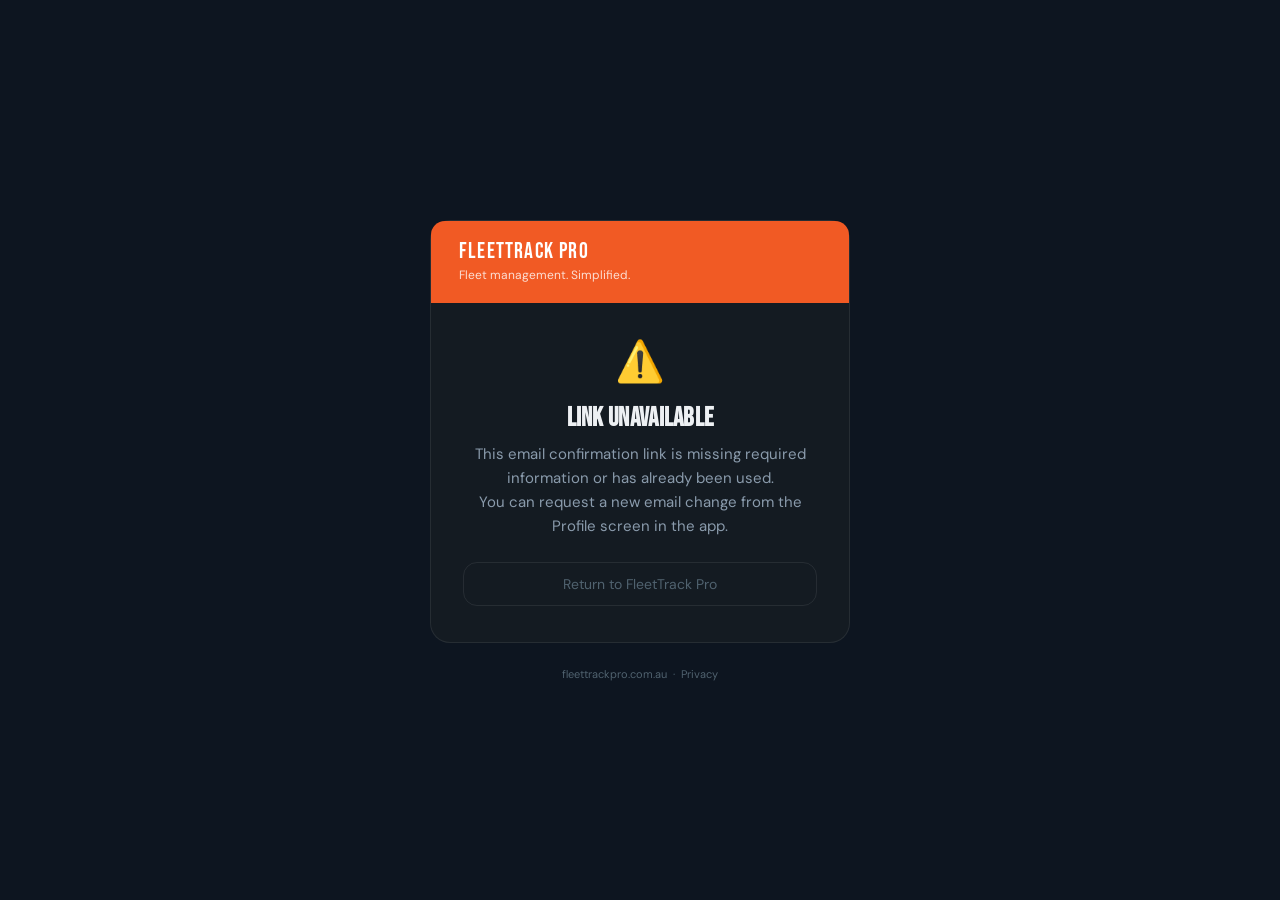
<file: confirm-email-change.html>
<!DOCTYPE html>
<html lang="en">
<head>
  <meta charset="UTF-8">
  <meta name="viewport" content="width=device-width, initial-scale=1.0">
  <meta name="robots" content="noindex, nofollow">
  <title>Confirm Email Change — FleetTrack Pro</title>

  <link rel="icon" type="image/png" sizes="32x32" href="/favicon-32x32.png">
  <link rel="icon" type="image/png" sizes="16x16" href="/favicon-16x16.png">
  <link rel="apple-touch-icon" sizes="180x180" href="/apple-touch-icon.png">
  <link rel="icon" href="/favicon.ico">
  <link rel="icon" type="image/svg+xml" href="data:image/svg+xml,%3Csvg xmlns='http://www.w3.org/2000/svg' viewBox='0 0 32 32'%3E%3Crect width='32' height='32' rx='7' fill='%23F15A24'/%3E%3Ctext x='50%25' y='73%25' text-anchor='middle' font-family='Arial Black,sans-serif' font-size='18' font-weight='900' fill='white'%3EF%3C/text%3E%3C/svg%3E">
  <link rel="preconnect" href="https://fonts.googleapis.com">
  <link rel="preconnect" href="https://fonts.gstatic.com" crossorigin>
  <link href="https://fonts.googleapis.com/css2?family=Bebas+Neue&family=DM+Sans:wght@300;400;500;600&display=swap" rel="stylesheet">

  <style>
    *, *::before, *::after { box-sizing: border-box; margin: 0; padding: 0; }

    :root {
      --bg-deep:       #0D1520;
      --bg-primary:    #141B22;
      --bg-card:       #1C2535;
      --accent:        #F15A24;
      --accent-glow:   rgba(241, 90, 36, 0.28);
      --text-primary:  #EDF0F3;
      --text-secondary:#8A9BAC;
      --text-muted:    #50626F;
      --border:        rgba(255, 255, 255, 0.08);
      --font-heading:  'Bebas Neue', 'Arial Black', Impact, sans-serif;
      --font-body:     'DM Sans', Arial, sans-serif;
    }

    html, body {
      height: 100%;
      background: var(--bg-deep);
      color: var(--text-primary);
      font-family: var(--font-body);
      -webkit-font-smoothing: antialiased;
    }

    body {
      display: flex;
      flex-direction: column;
      align-items: center;
      justify-content: center;
      min-height: 100vh;
      padding: 24px 16px;
    }

    /* ── States (JS toggles display) ── */
    .state { display: none; width: 100%; max-width: 420px; text-align: center; }
    .state.active { display: block; }

    /* ── Card ── */
    .card {
      background: var(--bg-primary);
      border: 1px solid var(--border);
      border-radius: 20px;
      padding: 40px 32px 36px;
    }

    /* ── Logo bar ── */
    .logo-bar {
      background: var(--accent);
      border-radius: 14px 14px 0 0;
      padding: 20px 28px;
      text-align: left;
      margin: -40px -32px 32px;
    }
    .logo-bar .wordmark {
      font-family: var(--font-heading);
      font-size: 22px;
      letter-spacing: 1.2px;
      color: #fff;
      line-height: 1;
    }
    .logo-bar .tagline {
      font-size: 12px;
      color: rgba(255,255,255,0.8);
      margin-top: 4px;
    }

    /* ── Icon badge ── */
    .icon-badge {
      width: 72px;
      height: 72px;
      border-radius: 50%;
      background: rgba(241, 90, 36, 0.12);
      border: 1.5px solid rgba(241, 90, 36, 0.3);
      display: inline-flex;
      align-items: center;
      justify-content: center;
      margin-bottom: 20px;
      font-size: 30px;
    }

    /* ── Headings ── */
    h1 {
      font-family: var(--font-heading);
      font-size: 34px;
      letter-spacing: 0.5px;
      color: var(--text-primary);
      line-height: 1.1;
      margin-bottom: 8px;
    }
    h2 {
      font-family: var(--font-heading);
      font-size: 26px;
      letter-spacing: 0.3px;
      color: var(--text-primary);
      margin-bottom: 8px;
    }

    p {
      font-size: 15px;
      color: var(--text-secondary);
      line-height: 1.6;
      margin-bottom: 24px;
    }
    p.small {
      font-size: 12px;
      color: var(--text-muted);
      margin-bottom: 0;
    }

    /* ── Buttons ── */
    .btn-primary {
      display: inline-flex;
      align-items: center;
      justify-content: center;
      gap: 8px;
      width: 100%;
      background: var(--accent);
      color: #fff;
      font-family: var(--font-body);
      font-size: 16px;
      font-weight: 700;
      letter-spacing: 0.2px;
      padding: 17px 24px;
      border-radius: 14px;
      border: none;
      cursor: pointer;
      text-decoration: none;
      box-shadow: 0 4px 20px var(--accent-glow);
      transition: opacity 0.15s;
      margin-bottom: 12px;
    }
    .btn-primary:hover { opacity: 0.9; }
    .btn-primary:active { opacity: 0.8; }

    .btn-secondary {
      display: inline-flex;
      align-items: center;
      justify-content: center;
      width: 100%;
      background: transparent;
      color: var(--text-muted);
      font-family: var(--font-body);
      font-size: 14px;
      padding: 12px 24px;
      border-radius: 14px;
      border: 1px solid var(--border);
      cursor: pointer;
      text-decoration: none;
      transition: border-color 0.15s, color 0.15s;
    }
    .btn-secondary:hover { border-color: rgba(255,255,255,0.2); color: var(--text-secondary); }

    /* ── Spinner ── */
    .spinner {
      width: 44px;
      height: 44px;
      border: 3px solid rgba(241, 90, 36, 0.2);
      border-top-color: var(--accent);
      border-radius: 50%;
      animation: spin 0.8s linear infinite;
      margin: 0 auto 20px;
    }
    @keyframes spin { to { transform: rotate(360deg); } }

    /* ── Divider ── */
    .divider {
      border: none;
      border-top: 1px solid var(--border);
      margin: 24px 0;
    }

    /* ── Error icon ── */
    .error-icon {
      font-size: 40px;
      margin-bottom: 16px;
    }

    /* ── Footer ── */
    footer {
      margin-top: 24px;
      font-size: 11px;
      color: var(--text-muted);
      text-align: center;
    }
    footer a { color: var(--text-muted); text-decoration: none; }
    footer a:hover { color: var(--text-secondary); }
  </style>
</head>

<body>

  <!-- ── State: Redirecting (default) ──────────────────────────────────────── -->
  <div id="state-loading" class="state active">
    <div class="card">
      <div class="logo-bar">
        <div class="wordmark">FLEETTRACK PRO</div>
        <div class="tagline">Fleet management. Simplified.</div>
      </div>
      <div class="spinner"></div>
      <h2>Opening FleetTrack Pro&hellip;</h2>
      <p>If the app is installed, it should open automatically.<br>Just a moment&hellip;</p>
    </div>
    <footer>
      <a href="https://fleettrackpro.com.au">fleettrackpro.com.au</a>
      &nbsp;&middot;&nbsp;
      <a href="https://fleettrackpro.com.au/privacy.html">Privacy</a>
    </footer>
  </div>

  <!-- ── State: App not installed (fallback) ───────────────────────────────── -->
  <div id="state-fallback" class="state">
    <div class="card">
      <div class="logo-bar">
        <div class="wordmark">FLEETTRACK PRO</div>
        <div class="tagline">Fleet management. Simplified.</div>
      </div>
      <div class="icon-badge">✉️</div>
      <h1>CONFIRM EMAIL CHANGE</h1>
      <p>
        Open the FleetTrack Pro app to confirm your new email address.
        If you don't have it installed, download it below — your confirmation link will be waiting.
      </p>

      <a id="play-store-link" href="https://play.google.com/store/apps/details?id=com.fleettrackpro.app" class="btn-primary" target="_blank" rel="noopener">
        <svg width="20" height="20" viewBox="0 0 24 24" fill="currentColor" aria-hidden="true">
          <path d="M3.18 23.76c.3.17.65.2.99.08L14.9 12 3.18.16c-.34-.12-.69-.09-.99.08C1.85.56 1.5 1.1 1.5 1.74v20.52c0 .64.35 1.18.88 1.5z"/>
          <path d="M18.52 14.35L15.66 12l2.86-2.35 3.3 1.9c.94.54.94 1.36 0 1.9l-3.3 1.9z"/>
          <path d="M3.18.16L14.9 12 4.14 22.76 3.18.16z" opacity=".5"/>
          <path d="M14.9 12L4.14 1.24l10.76 10.77z" opacity=".3"/>
        </svg>
        Download on Google Play
      </a>

      <a id="open-app-link" href="#" class="btn-secondary">
        Already installed? Open the app
      </a>

      <hr class="divider">
      <p class="small">
        Your confirmation link is valid for 1 hour. If it expires, you can request a new email change from the app's Profile screen.
      </p>
    </div>
    <footer>
      <a href="https://fleettrackpro.com.au">fleettrackpro.com.au</a>
      &nbsp;&middot;&nbsp;
      <a href="https://fleettrackpro.com.au/privacy.html">Privacy</a>
    </footer>
  </div>

  <!-- ── State: No token / invalid link ────────────────────────────────────── -->
  <div id="state-error" class="state">
    <div class="card">
      <div class="logo-bar">
        <div class="wordmark">FLEETTRACK PRO</div>
        <div class="tagline">Fleet management. Simplified.</div>
      </div>
      <div class="error-icon">⚠️</div>
      <h2>LINK UNAVAILABLE</h2>
      <p>
        This email confirmation link is missing required information or has already been used.<br>
        You can request a new email change from the Profile screen in the app.
      </p>
      <a href="https://fleettrackpro.com.au" class="btn-secondary">Return to FleetTrack Pro</a>
    </div>
    <footer>
      <a href="https://fleettrackpro.com.au">fleettrackpro.com.au</a>
      &nbsp;&middot;&nbsp;
      <a href="https://fleettrackpro.com.au/privacy.html">Privacy</a>
    </footer>
  </div>

  <script>
    (function () {
      var params       = new URLSearchParams(window.location.search);
      var token        = params.get('token');

      var stateLoading = document.getElementById('state-loading');
      var stateFallback= document.getElementById('state-fallback');
      var stateError   = document.getElementById('state-error');

      function show(el) {
        stateLoading.classList.remove('active');
        stateFallback.classList.remove('active');
        stateError.classList.remove('active');
        el.classList.add('active');
      }

      if (!token) {
        show(stateError);
        return;
      }

      // Build the app deep-link URL (custom scheme)
      var appUrl = 'fleettrackpro://confirm-email-change?token=' + encodeURIComponent(token);

      // Wire up the "already installed" button
      document.getElementById('open-app-link').href = appUrl;

      // Track whether the user has navigated away (app opened)
      var appOpened = false;
      document.addEventListener('visibilitychange', function () {
        if (document.hidden) appOpened = true;
      });
      window.addEventListener('blur', function () {
        appOpened = true;
      });

      // Attempt to open the app via custom scheme
      window.location.href = appUrl;

      // After 2.5 s, if the page is still visible, the app isn't installed
      setTimeout(function () {
        if (!appOpened && !document.hidden) {
          show(stateFallback);
        }
      }, 2500);
    }());
  </script>

</body>
</html>
</file>
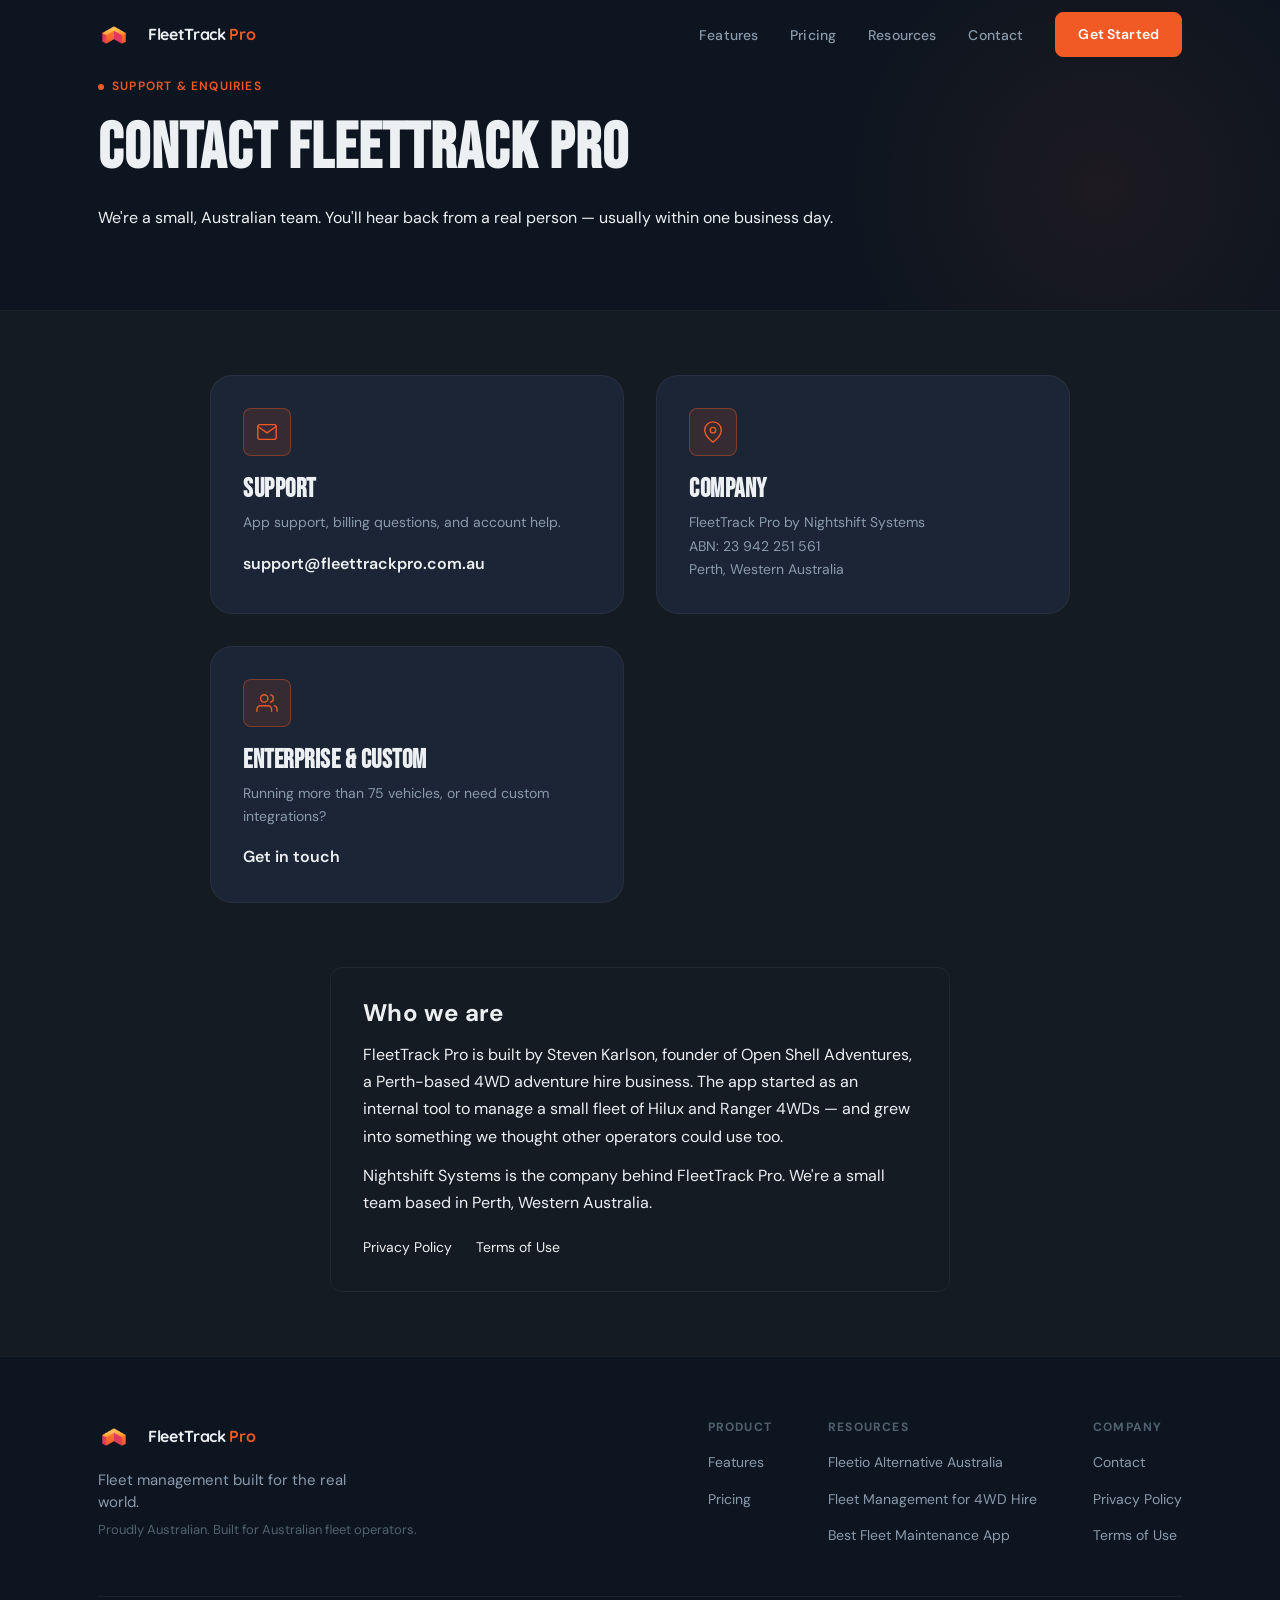
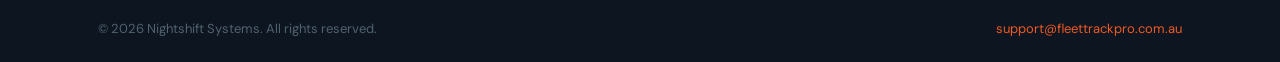
<file: contact.html>
<!DOCTYPE html>
<html lang="en-AU">
<head>
    <meta charset="UTF-8">
    <meta name="viewport" content="width=device-width, initial-scale=1.0">
    <title>Contact FleetTrack Pro | Support &amp; Enquiries</title>
    <meta name="description" content="Contact FleetTrack Pro support. Email support@fleettrackpro.com.au for help with your fleet management app. Built by Nightshift Systems, Perth, Australia.">
    <link rel="canonical" href="https://fleettrackpro.com.au/contact.html">
    <meta property="og:type"        content="website">
    <meta property="og:title"       content="Contact FleetTrack Pro | Support &amp; Enquiries">
    <meta property="og:description" content="Contact FleetTrack Pro support. Email support@fleettrackpro.com.au. Built by Nightshift Systems, Perth WA.">
    <meta property="og:url"         content="https://fleettrackpro.com.au/contact.html">
    <meta property="og:image"       content="https://fleettrackpro.com.au/Assets/logo-full.png">
    <meta property="og:locale"      content="en_AU">
    <link rel="icon" type="image/png" sizes="32x32" href="/favicon-32x32.png">
    <link rel="icon" type="image/png" sizes="16x16" href="/favicon-16x16.png">
    <link rel="apple-touch-icon" sizes="180x180" href="/apple-touch-icon.png">
    <link rel="icon" href="/favicon.ico">
    <link rel="icon" type="image/svg+xml" href="data:image/svg+xml,%3Csvg xmlns='http://www.w3.org/2000/svg' viewBox='0 0 32 32'%3E%3Crect width='32' height='32' rx='7' fill='%23F15A24'/%3E%3Ctext x='50%25' y='73%25' text-anchor='middle' font-family='Arial Black,sans-serif' font-size='18' font-weight='900' fill='white'%3EF%3C/text%3E%3C/svg%3E">
    <link rel="preconnect" href="https://fonts.googleapis.com">
    <link rel="preconnect" href="https://fonts.gstatic.com" crossorigin>
    <link href="https://fonts.googleapis.com/css2?family=Bebas+Neue&family=DM+Sans:ital,opsz,wght@0,9..40,300;0,9..40,400;0,9..40,500;0,9..40,600;1,9..40,400&family=Quicksand:wght@600;700&display=swap" rel="stylesheet">
    <link rel="stylesheet" href="/style.css">
    <script type="application/ld+json">
    {
      "@context": "https://schema.org",
      "@type": "ContactPage",
      "name": "Contact FleetTrack Pro",
      "url": "https://fleettrackpro.com.au/contact.html",
      "description": "Contact FleetTrack Pro support or make an enquiry about fleet management for your business.",
      "mainEntity": {
        "@type": "Organization",
        "name": "Nightshift Systems",
        "brand": { "@type": "Brand", "name": "FleetTrack Pro" },
        "url": "https://nightshiftsystems.com.au",
        "areaServed": "AU",
        "address": {
          "@type": "PostalAddress",
          "addressLocality": "Perth",
          "addressRegion": "WA",
          "addressCountry": "AU"
        },
        "contactPoint": [
          {
            "@type": "ContactPoint",
            "email": "support@fleettrackpro.com.au",
            "contactType": "customer support",
            "areaServed": "AU",
            "availableLanguage": "en"
          }
        ],
        "founder": {
          "@type": "Person",
          "name": "Steven Karlson"
        }
      }
    }
    </script>
</head>
<body>

<nav class="navbar" id="navbar">
    <div class="nav-inner">
        <a href="/" class="nav-logo">
            <img src="/Assets/logo-mark.png" alt="FleetTrack Pro" class="logo-mark">
            <span class="logo-wordmark">FleetTrack <em>Pro</em></span>
        </a>
        <ul class="nav-links" id="navLinks">
            <li><a href="/features.html">Features</a></li>
            <li><a href="/pricing.html">Pricing</a></li>
            <li><a href="/alternatives/fleetio-alternative-australia.html">Resources</a></li>
            <li><a href="/contact.html">Contact</a></li>
        </ul>
        <div class="nav-actions">
            <a href="/pricing.html" class="btn btn-primary nav-cta">Get Started</a>
            <button class="nav-hamburger" id="navHamburger" aria-label="Open menu">
                <span></span><span></span><span></span>
            </button>
        </div>
    </div>
</nav>

<!-- ── Hero ─────────────────────────────────────────────────────── -->
<section class="cp-hero">
    <div class="container">
        <div class="cp-eyebrow" data-reveal>
            <span class="cp-eyebrow-pip"></span>
            Support &amp; enquiries
        </div>
        <h1 class="cp-hero-title" data-reveal>Contact FleetTrack Pro</h1>
        <p class="cp-hero-subtitle" data-reveal>
            We're a small, Australian team. You'll hear back from a real person — usually within one business day.
        </p>
    </div>
</section>

<!-- ── Contact info ───────────────────────────────────────────────── -->
<section style="padding: 4rem 0;">
    <div class="container">
        <div style="display: grid; grid-template-columns: repeat(auto-fit, minmax(280px, 1fr)); gap: 2rem; max-width: 860px; margin: 0 auto;">

            <div class="feature-card" data-reveal style="padding: 2rem;">
                <div class="feature-icon" style="margin-bottom: 1.25rem;">
                    <svg viewBox="0 0 24 24" fill="none" stroke="currentColor" stroke-width="1.5" stroke-linecap="round" stroke-linejoin="round">
                        <path d="M4 4h16c1.1 0 2 .9 2 2v12c0 1.1-.9 2-2 2H4c-1.1 0-2-.9-2-2V6c0-1.1.9-2 2-2z"/>
                        <polyline points="22,6 12,13 2,6"/>
                    </svg>
                </div>
                <h3 class="feature-title" style="margin-bottom: 0.5rem;">Support</h3>
                <p class="feature-desc" style="margin-bottom: 1rem;">App support, billing questions, and account help.</p>
                <a href="mailto:support@fleettrackpro.com.au" style="color: var(--clr-accent); font-weight: 600; word-break: break-all;">support@fleettrackpro.com.au</a>
            </div>

            <div class="feature-card" data-reveal style="padding: 2rem;">
                <div class="feature-icon" style="margin-bottom: 1.25rem;">
                    <svg viewBox="0 0 24 24" fill="none" stroke="currentColor" stroke-width="1.5" stroke-linecap="round" stroke-linejoin="round">
                        <path d="M21 10c0 7-9 13-9 13s-9-6-9-13a9 9 0 0 1 18 0z"/>
                        <circle cx="12" cy="10" r="3"/>
                    </svg>
                </div>
                <h3 class="feature-title" style="margin-bottom: 0.5rem;">Company</h3>
                <p class="feature-desc">
                    FleetTrack Pro by Nightshift Systems<br>
                    ABN: 23 942 251 561<br>
                    Perth, Western Australia
                </p>
            </div>

            <div class="feature-card" data-reveal style="padding: 2rem;">
                <div class="feature-icon" style="margin-bottom: 1.25rem;">
                    <svg viewBox="0 0 24 24" fill="none" stroke="currentColor" stroke-width="1.5" stroke-linecap="round" stroke-linejoin="round">
                        <path d="M17 21v-2a4 4 0 0 0-4-4H5a4 4 0 0 0-4 4v2"/>
                        <circle cx="9" cy="7" r="4"/>
                        <path d="M23 21v-2a4 4 0 0 0-3-3.87"/><path d="M16 3.13a4 4 0 0 1 0 7.75"/>
                    </svg>
                </div>
                <h3 class="feature-title" style="margin-bottom: 0.5rem;">Enterprise &amp; custom</h3>
                <p class="feature-desc" style="margin-bottom: 1rem;">Running more than 75 vehicles, or need custom integrations?</p>
                <a href="mailto:support@fleettrackpro.com.au?subject=Enterprise%2B+Enquiry" style="color: var(--clr-accent); font-weight: 600;">Get in touch</a>
            </div>

        </div>

        <!-- About section -->
        <div style="max-width: 620px; margin: 4rem auto 0; padding: 2rem; background: var(--clr-card); border-radius: 12px; border: 1px solid rgba(255,255,255,0.06);" data-reveal>
            <h2 style="font-family: var(--ff-heading); font-size: 1.5rem; color: var(--clr-text); margin: 0 0 1rem;">Who we are</h2>
            <p style="color: var(--clr-muted); line-height: 1.7; margin: 0 0 0.75rem;">
                FleetTrack Pro is built by Steven Karlson, founder of
                <a href="https://openshell.com.au/" target="_blank" rel="noopener noreferrer" style="color: var(--clr-accent);">Open Shell Adventures</a>,
                a Perth-based 4WD adventure hire business. The app started as an internal tool to manage a small fleet of Hilux and Ranger 4WDs — and grew into something we thought other operators could use too.
            </p>
            <p style="color: var(--clr-muted); line-height: 1.7; margin: 0 0 1.25rem;">
                Nightshift Systems is the company behind FleetTrack Pro. We're a small team based in Perth, Western Australia.
            </p>
            <div style="display: flex; gap: 1.5rem; flex-wrap: wrap;">
                <a href="/privacy.html" style="color: var(--clr-muted); font-size: 0.875rem;">Privacy Policy</a>
                <a href="/terms.html" style="color: var(--clr-muted); font-size: 0.875rem;">Terms of Use</a>
            </div>
        </div>

    </div>
</section>

<!-- ── Footer ────────────────────────────────────────────────────── -->
<footer class="footer">
    <div class="container">
        <div class="footer-top">
            <div class="footer-brand">
                <a href="/" class="nav-logo footer-logo">
                    <img src="/Assets/logo-mark.png" alt="FleetTrack Pro" class="logo-mark">
                    <span class="logo-wordmark">FleetTrack <em>Pro</em></span>
                </a>
                <p class="footer-tagline">Fleet management built for the real world.</p>
                <p class="footer-sub">Proudly Australian. Built for Australian fleet operators.</p>
            </div>
            <div class="footer-nav-group">
                <div class="footer-col">
                    <h4 class="footer-col-title">Product</h4>
                    <ul>
                        <li><a href="/features.html">Features</a></li>
                        <li><a href="/pricing.html">Pricing</a></li>
                    </ul>
                </div>
                <div class="footer-col">
                    <h4 class="footer-col-title">Resources</h4>
                    <ul>
                        <li><a href="/alternatives/fleetio-alternative-australia.html">Fleetio Alternative Australia</a></li>
                        <li><a href="/use-cases/4wd-hire-fleet-management.html">Fleet Management for 4WD Hire</a></li>
                        <li><a href="/guides/best-fleet-maintenance-app-small-fleets.html">Best Fleet Maintenance App</a></li>
                    </ul>
                </div>
                <div class="footer-col">
                    <h4 class="footer-col-title">Company</h4>
                    <ul>
                        <li><a href="/contact.html">Contact</a></li>
                        <li><a href="/privacy.html">Privacy Policy</a></li>
                        <li><a href="/terms.html">Terms of Use</a></li>
                    </ul>
                </div>
            </div>
        </div>
        <div class="footer-bottom">
            <p>© 2026 Nightshift Systems. All rights reserved.</p>
            <a href="mailto:support@fleettrackpro.com.au" class="footer-email">support@fleettrackpro.com.au</a>
        </div>
    </div>
</footer>

<script src="/script.js"></script>
</body>
</html>
</file>
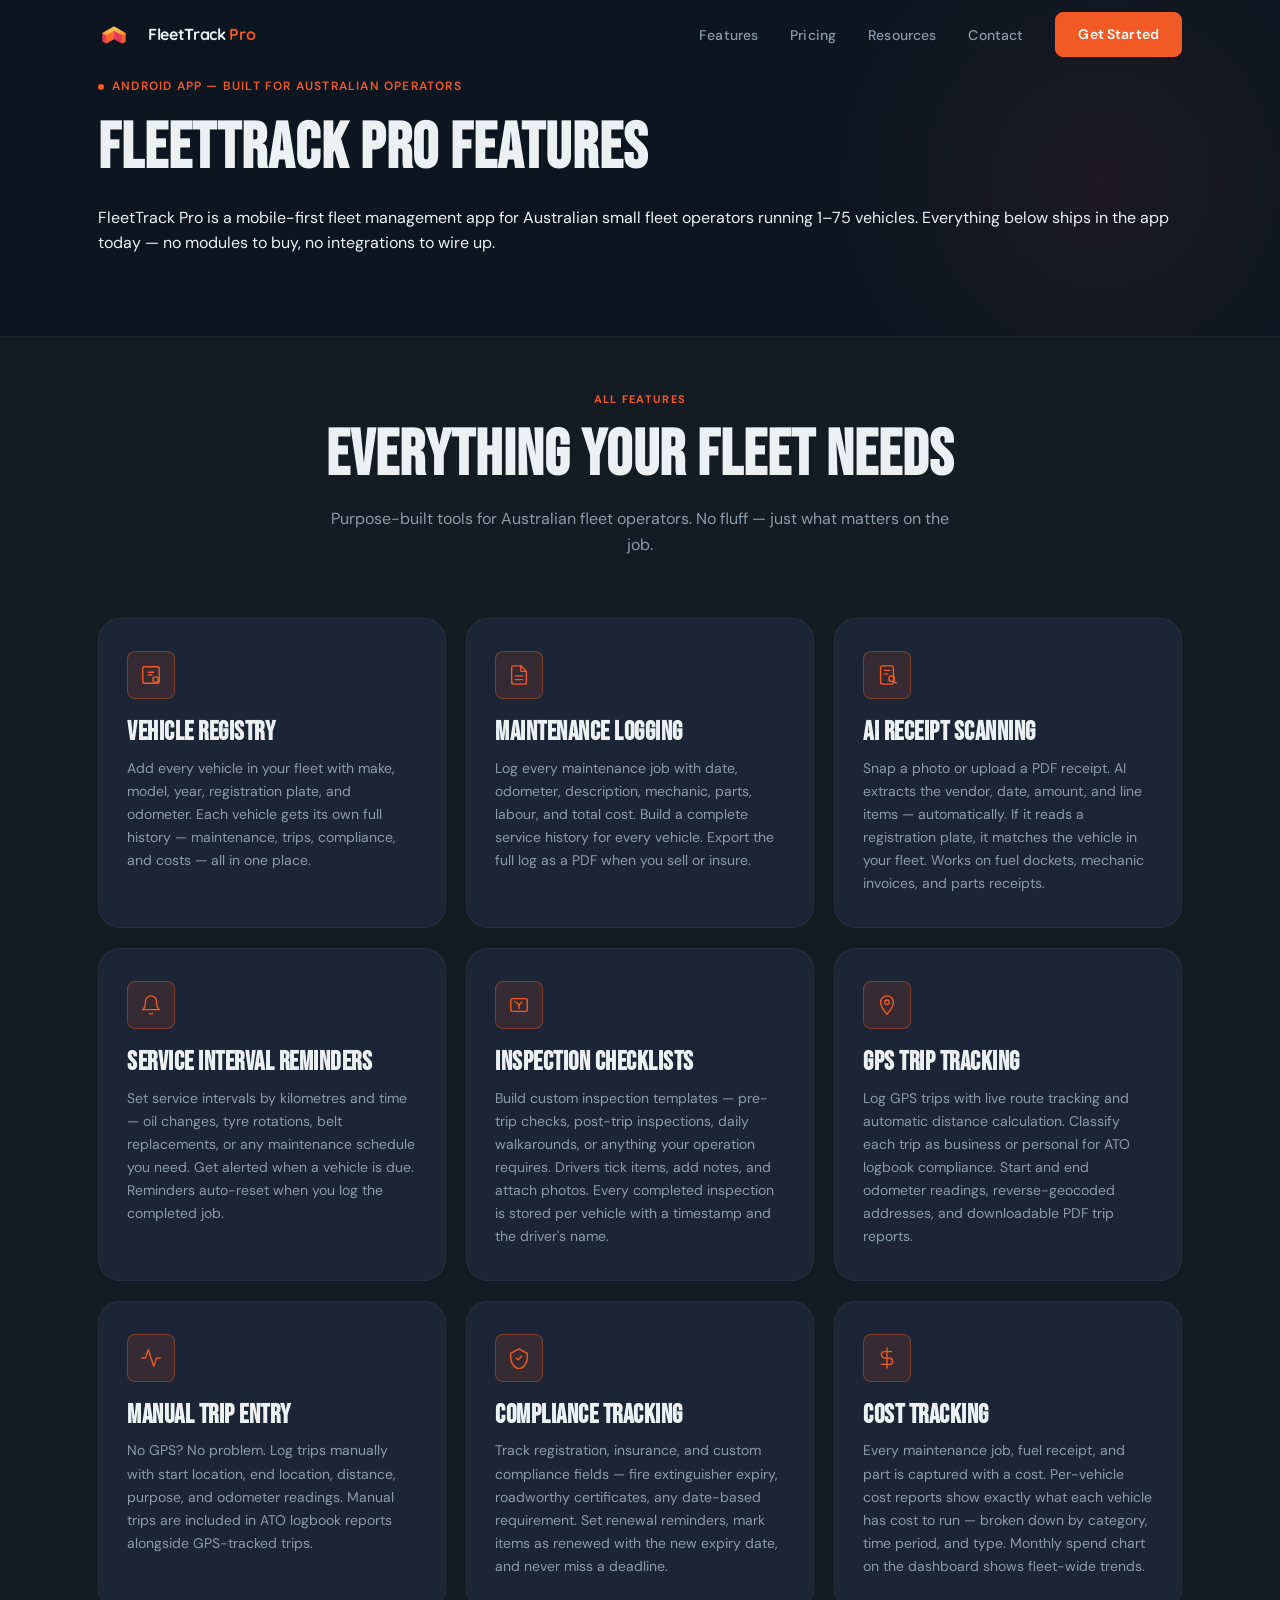
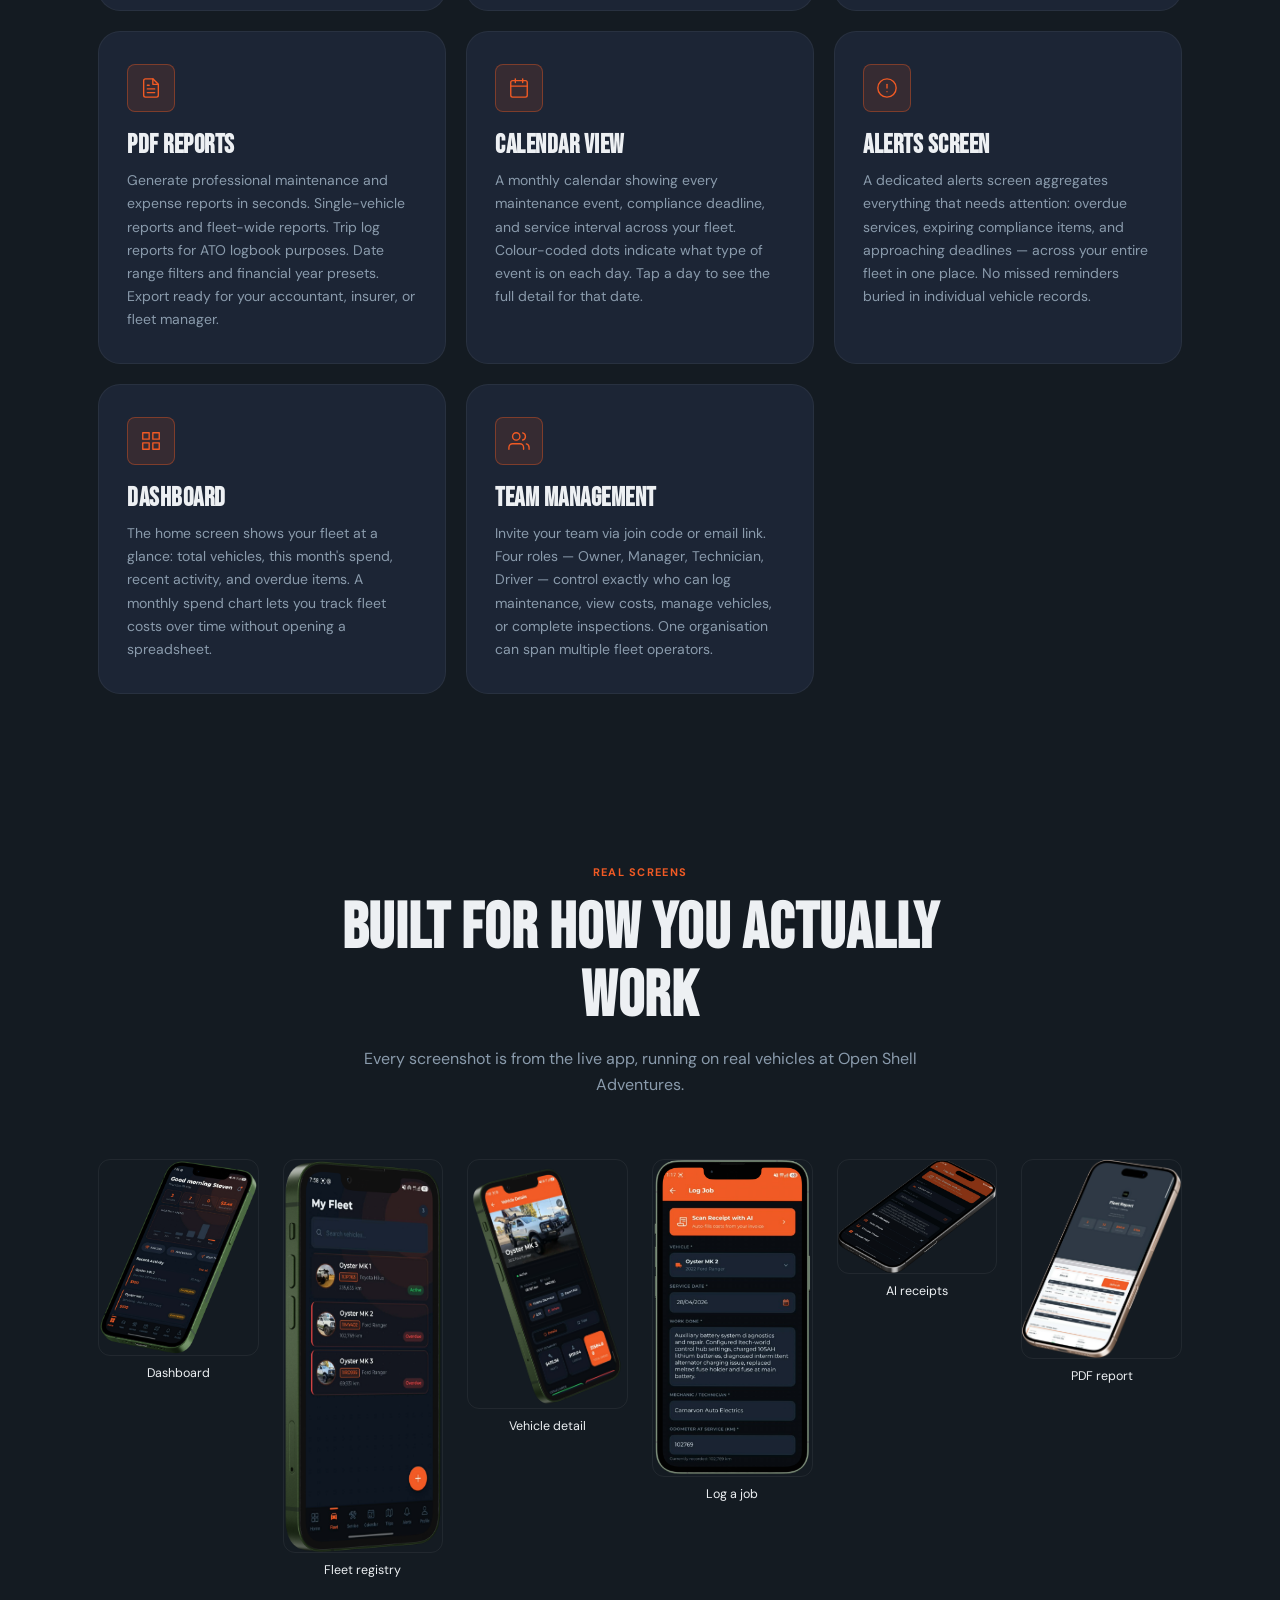
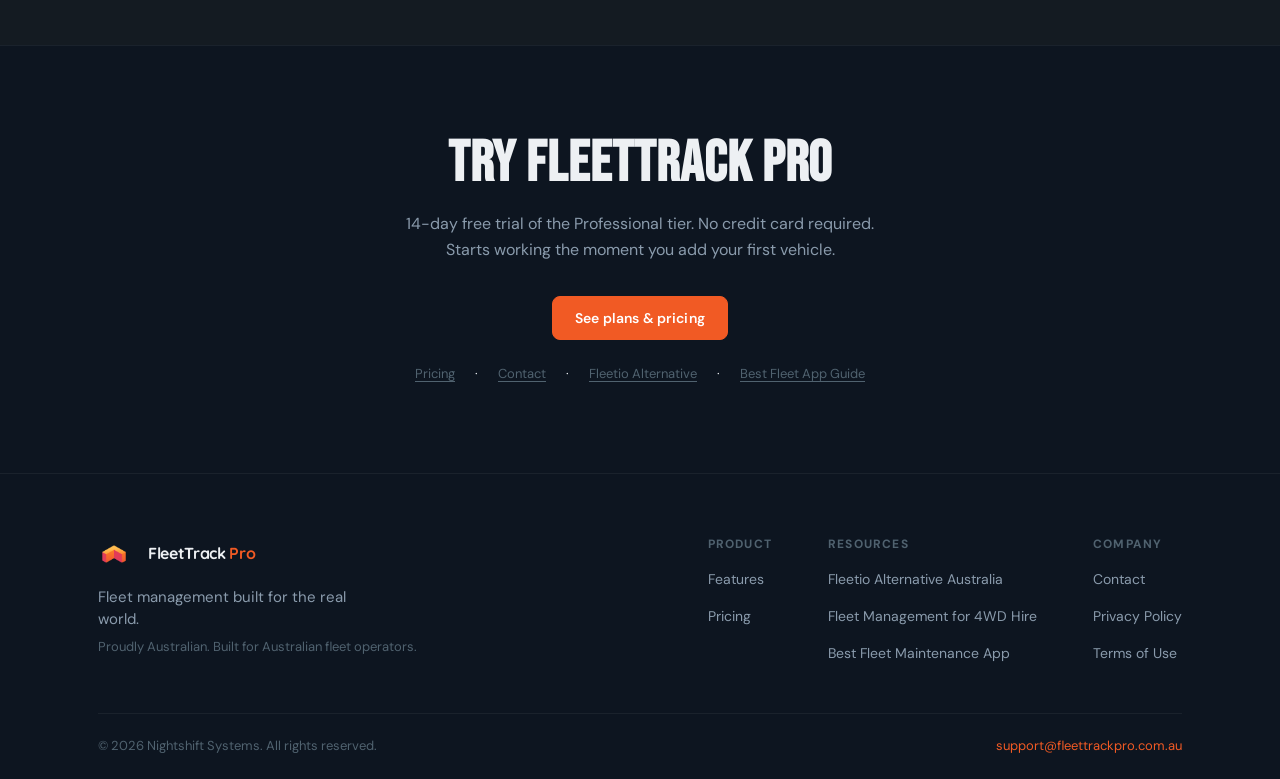
<file: features.html>
<!DOCTYPE html>
<html lang="en-AU">
<head>
    <meta charset="UTF-8">
    <meta name="viewport" content="width=device-width, initial-scale=1.0">
    <title>FleetTrack Pro Features — Fleet Maintenance App for Small Fleets</title>
    <meta name="description" content="FleetTrack Pro features: AI receipt scanning, GPS trips, service reminders, inspection checklists, compliance tracking, cost reports, team management.">
    <link rel="canonical" href="https://fleettrackpro.com.au/features.html">
    <meta property="og:type"        content="website">
    <meta property="og:title"       content="FleetTrack Pro Features — Everything Your Fleet Needs">
    <meta property="og:description" content="AI receipt scanning, GPS trip logging, service reminders, inspection checklists, compliance tracking, cost reporting, PDF reports, and team management.">
    <meta property="og:url"         content="https://fleettrackpro.com.au/features.html">
    <meta property="og:image"       content="https://fleettrackpro.com.au/Assets/logo-full.png">
    <meta property="og:locale"      content="en_AU">
    <link rel="icon" type="image/png" sizes="32x32" href="/favicon-32x32.png">
    <link rel="icon" type="image/png" sizes="16x16" href="/favicon-16x16.png">
    <link rel="apple-touch-icon" sizes="180x180" href="/apple-touch-icon.png">
    <link rel="icon" href="/favicon.ico">
    <link rel="icon" type="image/svg+xml" href="data:image/svg+xml,%3Csvg xmlns='http://www.w3.org/2000/svg' viewBox='0 0 32 32'%3E%3Crect width='32' height='32' rx='7' fill='%23F15A24'/%3E%3Ctext x='50%25' y='73%25' text-anchor='middle' font-family='Arial Black,sans-serif' font-size='18' font-weight='900' fill='white'%3EF%3C/text%3E%3C/svg%3E">
    <link rel="preconnect" href="https://fonts.googleapis.com">
    <link rel="preconnect" href="https://fonts.gstatic.com" crossorigin>
    <link href="https://fonts.googleapis.com/css2?family=Bebas+Neue&family=DM+Sans:ital,opsz,wght@0,9..40,300;0,9..40,400;0,9..40,500;0,9..40,600;1,9..40,400&family=Quicksand:wght@600;700&display=swap" rel="stylesheet">
    <link rel="stylesheet" href="/style.css">
    <script type="application/ld+json">
    {
      "@context": "https://schema.org",
      "@type": "SoftwareApplication",
      "name": "FleetTrack Pro",
      "operatingSystem": "Android",
      "applicationCategory": "BusinessApplication",
      "description": "Mobile-first fleet maintenance and cost tracking app for Australian small fleet operators.",
      "url": "https://fleettrackpro.com.au",
      "featureList": "Vehicle registry, Maintenance logging, AI receipt scanning, Service interval reminders, Inspection checklists, GPS trip tracking, Manual trip entry, Compliance tracking, Cost tracking, PDF reports, Calendar view, Alerts screen, Dashboard, Team management",
      "offers": {
        "@type": "AggregateOffer",
        "priceCurrency": "AUD",
        "lowPrice": "0",
        "highPrice": "99",
        "offerCount": "4"
      },
      "author": {
        "@type": "Organization",
        "name": "Nightshift Systems",
        "url": "https://nightshiftsystems.com.au"
      }
    }
    </script>
</head>
<body>

<nav class="navbar" id="navbar">
    <div class="nav-inner">
        <a href="/" class="nav-logo">
            <img src="/Assets/logo-mark.png" alt="FleetTrack Pro" class="logo-mark">
            <span class="logo-wordmark">FleetTrack <em>Pro</em></span>
        </a>
        <ul class="nav-links" id="navLinks">
            <li><a href="/features.html">Features</a></li>
            <li><a href="/pricing.html">Pricing</a></li>
            <li><a href="/alternatives/fleetio-alternative-australia.html">Resources</a></li>
            <li><a href="/contact.html">Contact</a></li>
        </ul>
        <div class="nav-actions">
            <a href="/pricing.html" class="btn btn-primary nav-cta">Get Started</a>
            <button class="nav-hamburger" id="navHamburger" aria-label="Open menu">
                <span></span><span></span><span></span>
            </button>
        </div>
    </div>
</nav>

<!-- ── Hero ─────────────────────────────────────────────────────── -->
<section class="cp-hero">
    <div class="container">
        <div class="cp-eyebrow" data-reveal>
            <span class="cp-eyebrow-pip"></span>
            Android app — built for Australian operators
        </div>
        <h1 class="cp-hero-title" data-reveal>FleetTrack Pro Features</h1>
        <p class="cp-hero-subtitle" data-reveal>
            FleetTrack Pro is a mobile-first fleet management app for Australian small fleet operators running 1–75 vehicles.
            Everything below ships in the app today — no modules to buy, no integrations to wire up.
        </p>
    </div>
</section>

<!-- ── Feature overview grid ─────────────────────────────────────── -->
<section class="features" id="features" style="padding-top: 3rem;">
    <div class="container">
        <div class="section-header" data-reveal>
            <span class="section-label">All features</span>
            <h2 class="section-title">Everything your fleet needs</h2>
            <p class="section-subtitle">Purpose-built tools for Australian fleet operators. No fluff — just what matters on the job.</p>
        </div>
        <div class="features-grid">

            <div class="feature-card" data-reveal data-reveal-delay="0">
                <div class="feature-icon">
                    <svg viewBox="0 0 24 24" fill="none" stroke="currentColor" stroke-width="1.5" stroke-linecap="round" stroke-linejoin="round">
                        <rect x="3" y="3" width="18" height="18" rx="2"/><line x1="9" y1="9" x2="15" y2="9"/>
                        <line x1="9" y1="12" x2="13" y2="12"/><circle cx="17" cy="17" r="3"/>
                    </svg>
                </div>
                <h3 class="feature-title">Vehicle Registry</h3>
                <p class="feature-desc">Add every vehicle in your fleet with make, model, year, registration plate, and odometer. Each vehicle gets its own full history — maintenance, trips, compliance, and costs — all in one place.</p>
            </div>

            <div class="feature-card" data-reveal data-reveal-delay="80">
                <div class="feature-icon">
                    <svg viewBox="0 0 24 24" fill="none" stroke="currentColor" stroke-width="1.5" stroke-linecap="round" stroke-linejoin="round">
                        <path d="M14 2H6a2 2 0 0 0-2 2v16a2 2 0 0 0 2 2h12a2 2 0 0 0 2-2V8z"/>
                        <polyline points="14,2 14,8 20,8"/>
                        <line x1="16" y1="13" x2="8" y2="13"/><line x1="16" y1="17" x2="8" y2="17"/>
                    </svg>
                </div>
                <h3 class="feature-title">Maintenance Logging</h3>
                <p class="feature-desc">Log every maintenance job with date, odometer, description, mechanic, parts, labour, and total cost. Build a complete service history for every vehicle. Export the full log as a PDF when you sell or insure.</p>
            </div>

            <div class="feature-card" data-reveal data-reveal-delay="160">
                <div class="feature-icon">
                    <svg viewBox="0 0 24 24" fill="none" stroke="currentColor" stroke-width="1.5" stroke-linecap="round" stroke-linejoin="round">
                        <rect x="5" y="2" width="14" height="20" rx="2"/>
                        <line x1="9" y1="7" x2="15" y2="7"/><line x1="9" y1="11" x2="13" y2="11"/>
                        <circle cx="17" cy="16" r="3"/><line x1="19.4" y1="18.4" x2="22" y2="21"/>
                    </svg>
                </div>
                <h3 class="feature-title">AI Receipt Scanning</h3>
                <p class="feature-desc">Snap a photo or upload a PDF receipt. AI extracts the vendor, date, amount, and line items — automatically. If it reads a registration plate, it matches the vehicle in your fleet. Works on fuel dockets, mechanic invoices, and parts receipts.</p>
            </div>

            <div class="feature-card" data-reveal data-reveal-delay="0">
                <div class="feature-icon">
                    <svg viewBox="0 0 24 24" fill="none" stroke="currentColor" stroke-width="1.5" stroke-linecap="round" stroke-linejoin="round">
                        <path d="M18 8A6 6 0 0 0 6 8c0 7-3 9-3 9h18s-3-2-3-9"/>
                        <path d="M13.73 21a2 2 0 0 1-3.46 0"/>
                    </svg>
                </div>
                <h3 class="feature-title">Service Interval Reminders</h3>
                <p class="feature-desc">Set service intervals by kilometres and time — oil changes, tyre rotations, belt replacements, or any maintenance schedule you need. Get alerted when a vehicle is due. Reminders auto-reset when you log the completed job.</p>
            </div>

            <div class="feature-card" data-reveal data-reveal-delay="80">
                <div class="feature-icon">
                    <svg viewBox="0 0 24 24" fill="none" stroke="currentColor" stroke-width="1.5" stroke-linecap="round" stroke-linejoin="round">
                        <rect x="3" y="5" width="18" height="14" rx="2"/>
                        <polyline points="9,9 12,12 15,9"/><line x1="12" y1="12" x2="12" y2="16"/>
                        <line x1="7" y1="8" x2="7" y2="8"/>
                    </svg>
                </div>
                <h3 class="feature-title">Inspection Checklists</h3>
                <p class="feature-desc">Build custom inspection templates — pre-trip checks, post-trip inspections, daily walkarounds, or anything your operation requires. Drivers tick items, add notes, and attach photos. Every completed inspection is stored per vehicle with a timestamp and the driver's name.</p>
            </div>

            <div class="feature-card" data-reveal data-reveal-delay="160">
                <div class="feature-icon">
                    <svg viewBox="0 0 24 24" fill="none" stroke="currentColor" stroke-width="1.5" stroke-linecap="round" stroke-linejoin="round">
                        <path d="M12 2C8.13 2 5 5.13 5 9c0 5.25 7 13 7 13s7-7.75 7-13c0-3.87-3.13-7-7-7z"/>
                        <circle cx="12" cy="9" r="2.5"/>
                    </svg>
                </div>
                <h3 class="feature-title">GPS Trip Tracking</h3>
                <p class="feature-desc">Log GPS trips with live route tracking and automatic distance calculation. Classify each trip as business or personal for ATO logbook compliance. Start and end odometer readings, reverse-geocoded addresses, and downloadable PDF trip reports.</p>
            </div>

            <div class="feature-card" data-reveal data-reveal-delay="0">
                <div class="feature-icon">
                    <svg viewBox="0 0 24 24" fill="none" stroke="currentColor" stroke-width="1.5" stroke-linecap="round" stroke-linejoin="round">
                        <polyline points="22,12 18,12 15,21 9,3 6,12 2,12"/>
                    </svg>
                </div>
                <h3 class="feature-title">Manual Trip Entry</h3>
                <p class="feature-desc">No GPS? No problem. Log trips manually with start location, end location, distance, purpose, and odometer readings. Manual trips are included in ATO logbook reports alongside GPS-tracked trips.</p>
            </div>

            <div class="feature-card" data-reveal data-reveal-delay="80">
                <div class="feature-icon">
                    <svg viewBox="0 0 24 24" fill="none" stroke="currentColor" stroke-width="1.5" stroke-linecap="round" stroke-linejoin="round">
                        <path d="M12 2L3 7v5c0 5.55 3.84 10.74 9 12 5.16-1.26 9-6.45 9-12V7L12 2z"/>
                        <polyline points="9,12 11,14 15,10"/>
                    </svg>
                </div>
                <h3 class="feature-title">Compliance Tracking</h3>
                <p class="feature-desc">Track registration, insurance, and custom compliance fields — fire extinguisher expiry, roadworthy certificates, any date-based requirement. Set renewal reminders, mark items as renewed with the new expiry date, and never miss a deadline.</p>
            </div>

            <div class="feature-card" data-reveal data-reveal-delay="160">
                <div class="feature-icon">
                    <svg viewBox="0 0 24 24" fill="none" stroke="currentColor" stroke-width="1.5" stroke-linecap="round" stroke-linejoin="round">
                        <line x1="12" y1="1" x2="12" y2="23"/>
                        <path d="M17 5H9.5a3.5 3.5 0 0 0 0 7h5a3.5 3.5 0 0 1 0 7H6"/>
                    </svg>
                </div>
                <h3 class="feature-title">Cost Tracking</h3>
                <p class="feature-desc">Every maintenance job, fuel receipt, and part is captured with a cost. Per-vehicle cost reports show exactly what each vehicle has cost to run — broken down by category, time period, and type. Monthly spend chart on the dashboard shows fleet-wide trends.</p>
            </div>

            <div class="feature-card" data-reveal data-reveal-delay="0">
                <div class="feature-icon">
                    <svg viewBox="0 0 24 24" fill="none" stroke="currentColor" stroke-width="1.5" stroke-linecap="round" stroke-linejoin="round">
                        <path d="M14 2H6a2 2 0 0 0-2 2v16a2 2 0 0 0 2 2h12a2 2 0 0 0 2-2V8z"/>
                        <polyline points="14,2 14,8 20,8"/>
                        <line x1="16" y1="13" x2="8" y2="13"/><line x1="16" y1="17" x2="8" y2="17"/>
                        <line x1="10" y1="9" x2="8" y2="9"/>
                    </svg>
                </div>
                <h3 class="feature-title">PDF Reports</h3>
                <p class="feature-desc">Generate professional maintenance and expense reports in seconds. Single-vehicle reports and fleet-wide reports. Trip log reports for ATO logbook purposes. Date range filters and financial year presets. Export ready for your accountant, insurer, or fleet manager.</p>
            </div>

            <div class="feature-card" data-reveal data-reveal-delay="80">
                <div class="feature-icon">
                    <svg viewBox="0 0 24 24" fill="none" stroke="currentColor" stroke-width="1.5" stroke-linecap="round" stroke-linejoin="round">
                        <rect x="3" y="4" width="18" height="18" rx="2" ry="2"/>
                        <line x1="16" y1="2" x2="16" y2="6"/><line x1="8" y1="2" x2="8" y2="6"/>
                        <line x1="3" y1="10" x2="21" y2="10"/>
                    </svg>
                </div>
                <h3 class="feature-title">Calendar View</h3>
                <p class="feature-desc">A monthly calendar showing every maintenance event, compliance deadline, and service interval across your fleet. Colour-coded dots indicate what type of event is on each day. Tap a day to see the full detail for that date.</p>
            </div>

            <div class="feature-card" data-reveal data-reveal-delay="160">
                <div class="feature-icon">
                    <svg viewBox="0 0 24 24" fill="none" stroke="currentColor" stroke-width="1.5" stroke-linecap="round" stroke-linejoin="round">
                        <circle cx="12" cy="12" r="10"/>
                        <line x1="12" y1="8" x2="12" y2="12"/>
                        <line x1="12" y1="16" x2="12.01" y2="16"/>
                    </svg>
                </div>
                <h3 class="feature-title">Alerts Screen</h3>
                <p class="feature-desc">A dedicated alerts screen aggregates everything that needs attention: overdue services, expiring compliance items, and approaching deadlines — across your entire fleet in one place. No missed reminders buried in individual vehicle records.</p>
            </div>

            <div class="feature-card" data-reveal data-reveal-delay="0">
                <div class="feature-icon">
                    <svg viewBox="0 0 24 24" fill="none" stroke="currentColor" stroke-width="1.5" stroke-linecap="round" stroke-linejoin="round">
                        <rect x="3" y="3" width="7" height="7"/><rect x="14" y="3" width="7" height="7"/>
                        <rect x="14" y="14" width="7" height="7"/><rect x="3" y="14" width="7" height="7"/>
                    </svg>
                </div>
                <h3 class="feature-title">Dashboard</h3>
                <p class="feature-desc">The home screen shows your fleet at a glance: total vehicles, this month's spend, recent activity, and overdue items. A monthly spend chart lets you track fleet costs over time without opening a spreadsheet.</p>
            </div>

            <div class="feature-card" data-reveal data-reveal-delay="80">
                <div class="feature-icon">
                    <svg viewBox="0 0 24 24" fill="none" stroke="currentColor" stroke-width="1.5" stroke-linecap="round" stroke-linejoin="round">
                        <path d="M17 21v-2a4 4 0 0 0-4-4H5a4 4 0 0 0-4 4v2"/>
                        <circle cx="9" cy="7" r="4"/>
                        <path d="M23 21v-2a4 4 0 0 0-3-3.87"/>
                        <path d="M16 3.13a4 4 0 0 1 0 7.75"/>
                    </svg>
                </div>
                <h3 class="feature-title">Team Management</h3>
                <p class="feature-desc">Invite your team via join code or email link. Four roles — Owner, Manager, Technician, Driver — control exactly who can log maintenance, view costs, manage vehicles, or complete inspections. One organisation can span multiple fleet operators.</p>
            </div>

        </div>
    </div>
</section>

<!-- ── Screenshots ────────────────────────────────────────────────── -->
<section style="padding: 4rem 0; background: var(--clr-card);">
    <div class="container">
        <div class="section-header" data-reveal>
            <span class="section-label">Real screens</span>
            <h2 class="section-title">Built for how you actually work</h2>
            <p class="section-subtitle">Every screenshot is from the live app, running on real vehicles at <a href="https://openshell.com.au/" target="_blank" rel="noopener noreferrer">Open Shell Adventures</a>.</p>
        </div>
        <div class="screenshots-grid" data-reveal style="display:grid; grid-template-columns: repeat(auto-fill, minmax(160px, 1fr)); gap: 1.5rem; margin-top: 2.5rem;">
            <figure style="margin:0; text-align:center;">
                <img src="/Assets/screen-home.png" alt="FleetTrack Pro dashboard showing fleet overview and monthly spend" loading="lazy" style="width:100%; border-radius:12px; border:1px solid rgba(255,255,255,0.06);">
                <figcaption style="font-size:0.78rem; color:var(--clr-muted); margin-top:0.5rem;">Dashboard</figcaption>
            </figure>
            <figure style="margin:0; text-align:center;">
                <img src="/Assets/screen-fleet-list.png" alt="FleetTrack Pro vehicle registry showing fleet list" loading="lazy" style="width:100%; border-radius:12px; border:1px solid rgba(255,255,255,0.06);">
                <figcaption style="font-size:0.78rem; color:var(--clr-muted); margin-top:0.5rem;">Fleet registry</figcaption>
            </figure>
            <figure style="margin:0; text-align:center;">
                <img src="/Assets/screen-vehicle-detail.png" alt="FleetTrack Pro vehicle detail screen showing compliance and service status" loading="lazy" style="width:100%; border-radius:12px; border:1px solid rgba(255,255,255,0.06);">
                <figcaption style="font-size:0.78rem; color:var(--clr-muted); margin-top:0.5rem;">Vehicle detail</figcaption>
            </figure>
            <figure style="margin:0; text-align:center;">
                <img src="/Assets/screen-log-job.png" alt="FleetTrack Pro log a maintenance job screen" loading="lazy" style="width:100%; border-radius:12px; border:1px solid rgba(255,255,255,0.06);">
                <figcaption style="font-size:0.78rem; color:var(--clr-muted); margin-top:0.5rem;">Log a job</figcaption>
            </figure>
            <figure style="margin:0; text-align:center;">
                <img src="/Assets/screen-receipt-scan-sheet.png" alt="FleetTrack Pro AI receipt scanning" loading="lazy" style="width:100%; border-radius:12px; border:1px solid rgba(255,255,255,0.06);">
                <figcaption style="font-size:0.78rem; color:var(--clr-muted); margin-top:0.5rem;">AI receipts</figcaption>
            </figure>
            <figure style="margin:0; text-align:center;">
                <img src="/Assets/screen-fleet-report.png" alt="FleetTrack Pro fleet PDF report" loading="lazy" style="width:100%; border-radius:12px; border:1px solid rgba(255,255,255,0.06);">
                <figcaption style="font-size:0.78rem; color:var(--clr-muted); margin-top:0.5rem;">PDF report</figcaption>
            </figure>
        </div>
    </div>
</section>

<!-- ── CTA ───────────────────────────────────────────────────────── -->
<section class="cp-cta">
    <div class="container">
        <h2 data-reveal>Try FleetTrack Pro</h2>
        <p data-reveal>14-day free trial of the Professional tier. No credit card required. Starts working the moment you add your first vehicle.</p>
        <a href="/pricing.html" class="btn btn-primary" data-reveal>See plans &amp; pricing</a>
        <div class="cp-cta-links" data-reveal>
            <a href="/pricing.html">Pricing</a>
            <span>·</span>
            <a href="/contact.html">Contact</a>
            <span>·</span>
            <a href="/alternatives/fleetio-alternative-australia.html">Fleetio Alternative</a>
            <span>·</span>
            <a href="/guides/best-fleet-maintenance-app-small-fleets.html">Best Fleet App Guide</a>
        </div>
    </div>
</section>

<!-- ── Footer ────────────────────────────────────────────────────── -->
<footer class="footer">
    <div class="container">
        <div class="footer-top">
            <div class="footer-brand">
                <a href="/" class="nav-logo footer-logo">
                    <img src="/Assets/logo-mark.png" alt="FleetTrack Pro" class="logo-mark">
                    <span class="logo-wordmark">FleetTrack <em>Pro</em></span>
                </a>
                <p class="footer-tagline">Fleet management built for the real world.</p>
                <p class="footer-sub">Proudly Australian. Built for Australian fleet operators.</p>
            </div>
            <div class="footer-nav-group">
                <div class="footer-col">
                    <h4 class="footer-col-title">Product</h4>
                    <ul>
                        <li><a href="/features.html">Features</a></li>
                        <li><a href="/pricing.html">Pricing</a></li>
                    </ul>
                </div>
                <div class="footer-col">
                    <h4 class="footer-col-title">Resources</h4>
                    <ul>
                        <li><a href="/alternatives/fleetio-alternative-australia.html">Fleetio Alternative Australia</a></li>
                        <li><a href="/use-cases/4wd-hire-fleet-management.html">Fleet Management for 4WD Hire</a></li>
                        <li><a href="/guides/best-fleet-maintenance-app-small-fleets.html">Best Fleet Maintenance App</a></li>
                    </ul>
                </div>
                <div class="footer-col">
                    <h4 class="footer-col-title">Company</h4>
                    <ul>
                        <li><a href="/contact.html">Contact</a></li>
                        <li><a href="/privacy.html">Privacy Policy</a></li>
                        <li><a href="/terms.html">Terms of Use</a></li>
                    </ul>
                </div>
            </div>
        </div>
        <div class="footer-bottom">
            <p>© 2026 Nightshift Systems. All rights reserved.</p>
            <a href="mailto:support@fleettrackpro.com.au" class="footer-email">support@fleettrackpro.com.au</a>
        </div>
    </div>
</footer>

<script src="/script.js"></script>
</body>
</html>
</file>
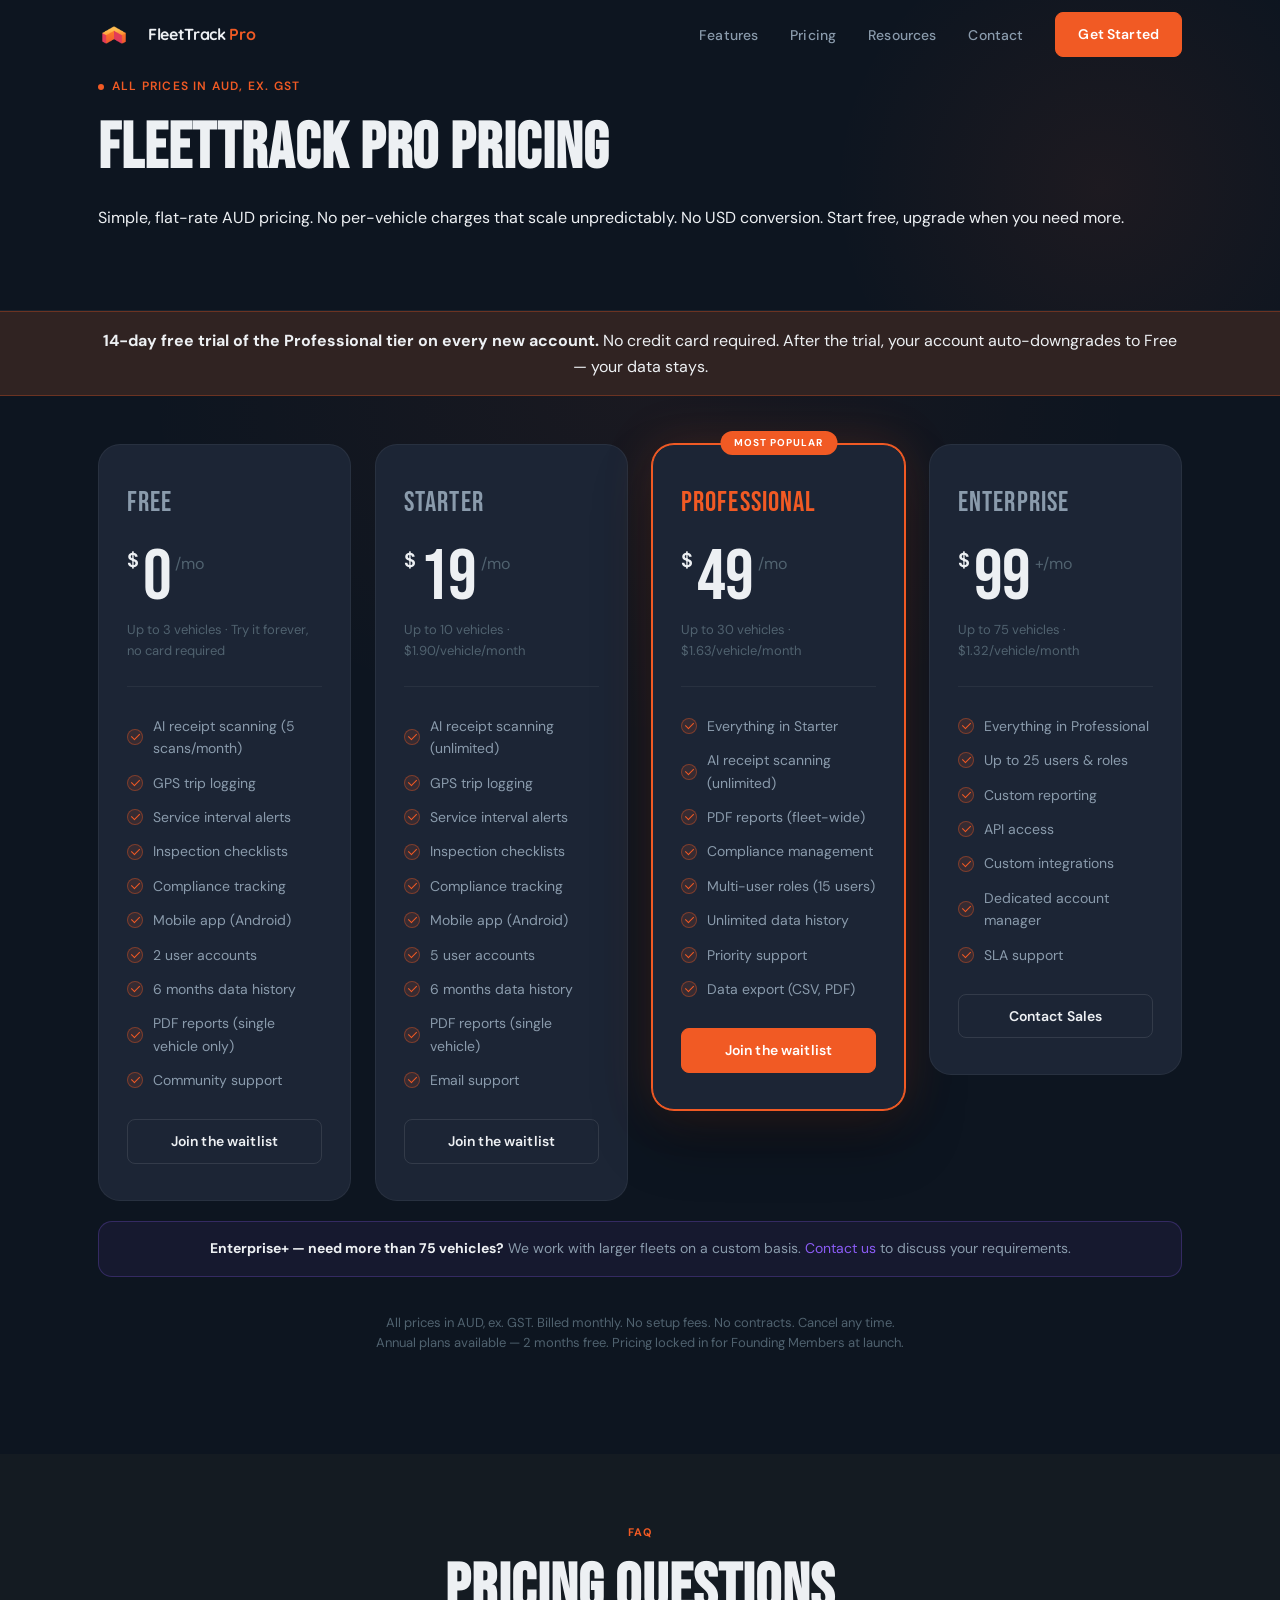
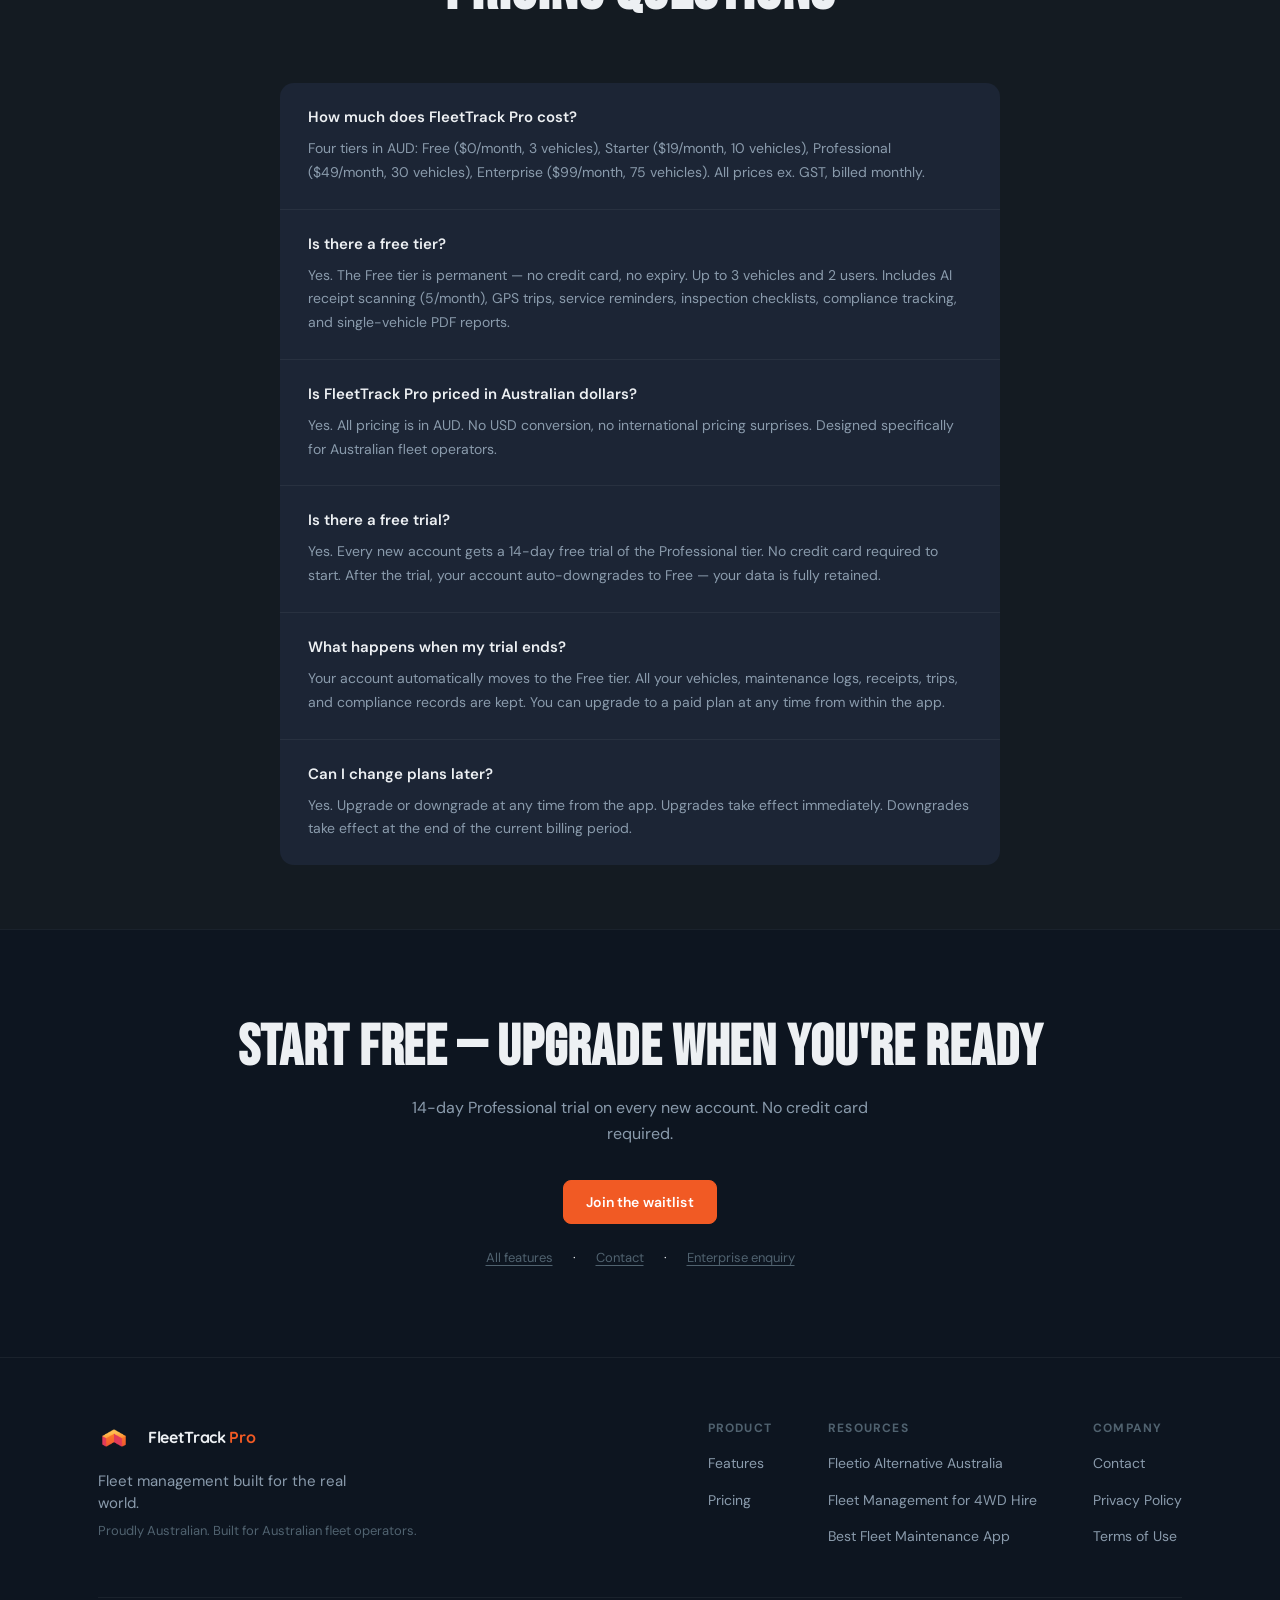
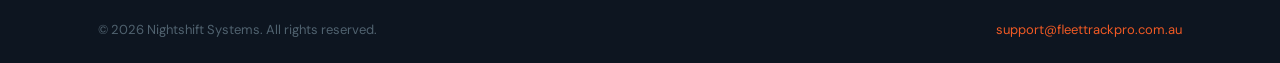
<file: pricing.html>
<!DOCTYPE html>
<html lang="en-AU">
<head>
    <meta charset="UTF-8">
    <meta name="viewport" content="width=device-width, initial-scale=1.0">
    <title>FleetTrack Pro Pricing — Plans from Free to Enterprise</title>
    <meta name="description" content="FleetTrack Pro pricing for Australian small fleet operators. Free tier for 3 vehicles. Starter $19/mo, Pro $49/mo, Enterprise $99/mo. 14-day free trial.">
    <link rel="canonical" href="https://fleettrackpro.com.au/pricing.html">
    <meta property="og:type"        content="website">
    <meta property="og:title"       content="FleetTrack Pro Pricing — Plans from Free to Enterprise">
    <meta property="og:description" content="Simple, flat-rate AUD pricing. Free tier for 3 vehicles. Starter $19/mo, Professional $49/mo, Enterprise $99/mo. 14-day free trial, no credit card required.">
    <meta property="og:url"         content="https://fleettrackpro.com.au/pricing.html">
    <meta property="og:image"       content="https://fleettrackpro.com.au/Assets/logo-full.png">
    <meta property="og:locale"      content="en_AU">
    <link rel="icon" type="image/png" sizes="32x32" href="/favicon-32x32.png">
    <link rel="icon" type="image/png" sizes="16x16" href="/favicon-16x16.png">
    <link rel="apple-touch-icon" sizes="180x180" href="/apple-touch-icon.png">
    <link rel="icon" href="/favicon.ico">
    <link rel="icon" type="image/svg+xml" href="data:image/svg+xml,%3Csvg xmlns='http://www.w3.org/2000/svg' viewBox='0 0 32 32'%3E%3Crect width='32' height='32' rx='7' fill='%23F15A24'/%3E%3Ctext x='50%25' y='73%25' text-anchor='middle' font-family='Arial Black,sans-serif' font-size='18' font-weight='900' fill='white'%3EF%3C/text%3E%3C/svg%3E">
    <link rel="preconnect" href="https://fonts.googleapis.com">
    <link rel="preconnect" href="https://fonts.gstatic.com" crossorigin>
    <link href="https://fonts.googleapis.com/css2?family=Bebas+Neue&family=DM+Sans:ital,opsz,wght@0,9..40,300;0,9..40,400;0,9..40,500;0,9..40,600;1,9..40,400&family=Quicksand:wght@600;700&display=swap" rel="stylesheet">
    <link rel="stylesheet" href="/style.css">
    <script type="application/ld+json">
    {
      "@context": "https://schema.org",
      "@type": "SoftwareApplication",
      "name": "FleetTrack Pro",
      "operatingSystem": "Android",
      "applicationCategory": "BusinessApplication",
      "description": "Mobile-first fleet maintenance and cost tracking app for Australian small fleet operators.",
      "url": "https://fleettrackpro.com.au",
      "offers": {
        "@type": "AggregateOffer",
        "priceCurrency": "AUD",
        "lowPrice": "0",
        "highPrice": "99",
        "offerCount": "4"
      },
      "author": {
        "@type": "Organization",
        "name": "Nightshift Systems",
        "url": "https://nightshiftsystems.com.au"
      }
    }
    </script>
    <script type="application/ld+json">
    {
      "@context": "https://schema.org",
      "@type": "FAQPage",
      "mainEntity": [
        {
          "@type": "Question",
          "name": "How much does FleetTrack Pro cost?",
          "acceptedAnswer": {
            "@type": "Answer",
            "text": "FleetTrack Pro has four pricing tiers in Australian dollars: Free ($0/month, up to 3 vehicles and 2 users), Starter ($19/month, up to 10 vehicles and 5 users), Professional ($49/month, up to 30 vehicles and 15 users), and Enterprise ($99/month, up to 75 vehicles and 25 users). All prices are in AUD, exclusive of GST."
          }
        },
        {
          "@type": "Question",
          "name": "Is there a free tier?",
          "acceptedAnswer": {
            "@type": "Answer",
            "text": "Yes. FleetTrack Pro has a permanent Free tier for up to 3 vehicles and 2 users. It includes AI receipt scanning (5 scans/month), GPS trip logging, service reminders, compliance tracking, and PDF reports for individual vehicles — with no credit card required and no expiry."
          }
        },
        {
          "@type": "Question",
          "name": "Is FleetTrack Pro priced in Australian dollars?",
          "acceptedAnswer": {
            "@type": "Answer",
            "text": "Yes. All FleetTrack Pro pricing is in Australian dollars (AUD). There is no USD conversion or international currency pricing. Pricing is designed specifically for Australian small fleet operators."
          }
        },
        {
          "@type": "Question",
          "name": "Is there a free trial?",
          "acceptedAnswer": {
            "@type": "Answer",
            "text": "Yes. Every new FleetTrack Pro account gets a 14-day free trial of the Professional tier. No credit card is required to start the trial. After the trial ends, the account automatically downgrades to the Free tier — your data is retained."
          }
        },
        {
          "@type": "Question",
          "name": "What happens when my trial ends?",
          "acceptedAnswer": {
            "@type": "Answer",
            "text": "When your 14-day trial ends, your account automatically downgrades to the Free tier. Your vehicles, maintenance history, receipts, compliance records, and trip data are all retained. You can upgrade to a paid plan at any time from within the app."
          }
        },
        {
          "@type": "Question",
          "name": "Can I change plans later?",
          "acceptedAnswer": {
            "@type": "Answer",
            "text": "Yes. You can upgrade or downgrade between FleetTrack Pro plans at any time through the app. Upgrades take effect immediately. Downgrades take effect at the end of the current billing period."
          }
        }
      ]
    }
    </script>
</head>
<body>

<nav class="navbar" id="navbar">
    <div class="nav-inner">
        <a href="/" class="nav-logo">
            <img src="/Assets/logo-mark.png" alt="FleetTrack Pro" class="logo-mark">
            <span class="logo-wordmark">FleetTrack <em>Pro</em></span>
        </a>
        <ul class="nav-links" id="navLinks">
            <li><a href="/features.html">Features</a></li>
            <li><a href="/pricing.html">Pricing</a></li>
            <li><a href="/alternatives/fleetio-alternative-australia.html">Resources</a></li>
            <li><a href="/contact.html">Contact</a></li>
        </ul>
        <div class="nav-actions">
            <a href="/pricing.html" class="btn btn-primary nav-cta">Get Started</a>
            <button class="nav-hamburger" id="navHamburger" aria-label="Open menu">
                <span></span><span></span><span></span>
            </button>
        </div>
    </div>
</nav>

<!-- ── Hero ─────────────────────────────────────────────────────── -->
<section class="cp-hero">
    <div class="container">
        <div class="cp-eyebrow" data-reveal>
            <span class="cp-eyebrow-pip"></span>
            All prices in AUD, ex. GST
        </div>
        <h1 class="cp-hero-title" data-reveal>FleetTrack Pro Pricing</h1>
        <p class="cp-hero-subtitle" data-reveal>
            Simple, flat-rate AUD pricing. No per-vehicle charges that scale unpredictably. No USD conversion.
            Start free, upgrade when you need more.
        </p>
    </div>
</section>

<!-- ── Trial banner ───────────────────────────────────────────────── -->
<div style="background: rgba(241,90,36,0.12); border-top: 1px solid rgba(241,90,36,0.3); border-bottom: 1px solid rgba(241,90,36,0.3); padding: 1rem 0;">
    <div class="container" style="text-align:center;">
        <strong style="color: var(--clr-accent);">14-day free trial of the Professional tier on every new account.</strong>
        <span style="color: var(--clr-muted);"> No credit card required. After the trial, your account auto-downgrades to Free — your data stays.</span>
    </div>
</div>

<!-- ── Pricing cards ──────────────────────────────────────────────── -->
<section class="pricing" id="pricing" style="padding-top: 3rem;">
    <div class="container">
        <div class="pricing-grid">

            <div class="pricing-card" data-reveal data-reveal-delay="0">
                <div class="pricing-tier">Free</div>
                <div class="pricing-price">
                    <span class="price-currency">$</span>
                    <span class="price-amount">0</span>
                    <span class="price-period">/mo</span>
                </div>
                <div class="pricing-vehicles">Up to 3 vehicles · Try it forever, no card required</div>
                <ul class="pricing-features">
                    <li><span class="check"></span> AI receipt scanning (5 scans/month)</li>
                    <li><span class="check"></span> GPS trip logging</li>
                    <li><span class="check"></span> Service interval alerts</li>
                    <li><span class="check"></span> Inspection checklists</li>
                    <li><span class="check"></span> Compliance tracking</li>
                    <li><span class="check"></span> Mobile app (Android)</li>
                    <li><span class="check"></span> 2 user accounts</li>
                    <li><span class="check"></span> 6 months data history</li>
                    <li><span class="check"></span> PDF reports (single vehicle only)</li>
                    <li><span class="check"></span> Community support</li>
                </ul>
                <a href="/#waitlist" class="btn btn-outline btn-full">Join the waitlist</a>
            </div>

            <div class="pricing-card" data-reveal data-reveal-delay="80">
                <div class="pricing-tier">Starter</div>
                <div class="pricing-price">
                    <span class="price-currency">$</span>
                    <span class="price-amount">19</span>
                    <span class="price-period">/mo</span>
                </div>
                <div class="pricing-vehicles">Up to 10 vehicles · $1.90/vehicle/month</div>
                <ul class="pricing-features">
                    <li><span class="check"></span> AI receipt scanning (unlimited)</li>
                    <li><span class="check"></span> GPS trip logging</li>
                    <li><span class="check"></span> Service interval alerts</li>
                    <li><span class="check"></span> Inspection checklists</li>
                    <li><span class="check"></span> Compliance tracking</li>
                    <li><span class="check"></span> Mobile app (Android)</li>
                    <li><span class="check"></span> 5 user accounts</li>
                    <li><span class="check"></span> 6 months data history</li>
                    <li><span class="check"></span> PDF reports (single vehicle)</li>
                    <li><span class="check"></span> Email support</li>
                </ul>
                <a href="/#waitlist" class="btn btn-outline btn-full">Join the waitlist</a>
            </div>

            <div class="pricing-card pricing-card--featured" data-reveal data-reveal-delay="160">
                <div class="pricing-badge">Most Popular</div>
                <div class="pricing-tier">Professional</div>
                <div class="pricing-price">
                    <span class="price-currency">$</span>
                    <span class="price-amount">49</span>
                    <span class="price-period">/mo</span>
                </div>
                <div class="pricing-vehicles">Up to 30 vehicles · $1.63/vehicle/month</div>
                <ul class="pricing-features">
                    <li><span class="check"></span> Everything in Starter</li>
                    <li><span class="check"></span> AI receipt scanning (unlimited)</li>
                    <li><span class="check"></span> PDF reports (fleet-wide)</li>
                    <li><span class="check"></span> Compliance management</li>
                    <li><span class="check"></span> Multi-user roles (15 users)</li>
                    <li><span class="check"></span> Unlimited data history</li>
                    <li><span class="check"></span> Priority support</li>
                    <li><span class="check"></span> Data export (CSV, PDF)</li>
                </ul>
                <a href="/#waitlist" class="btn btn-primary btn-full">Join the waitlist</a>
            </div>

            <div class="pricing-card" data-reveal data-reveal-delay="240">
                <div class="pricing-tier">Enterprise</div>
                <div class="pricing-price">
                    <span class="price-currency">$</span>
                    <span class="price-amount">99</span>
                    <span class="price-period">+/mo</span>
                </div>
                <div class="pricing-vehicles">Up to 75 vehicles · $1.32/vehicle/month</div>
                <ul class="pricing-features">
                    <li><span class="check"></span> Everything in Professional</li>
                    <li><span class="check"></span> Up to 25 users &amp; roles</li>
                    <li><span class="check"></span> Custom reporting</li>
                    <li><span class="check"></span> API access</li>
                    <li><span class="check"></span> Custom integrations</li>
                    <li><span class="check"></span> Dedicated account manager</li>
                    <li><span class="check"></span> SLA support</li>
                </ul>
                <a href="mailto:support@fleettrackpro.com.au" class="btn btn-outline btn-full">Contact Sales</a>
            </div>

        </div>

        <div class="pricing-enterprise-plus" data-reveal>
            <strong>Enterprise+ — need more than 75 vehicles?</strong> We work with larger fleets on a custom basis.
            <a href="mailto:support@fleettrackpro.com.au?subject=Enterprise%2B+Enquiry">Contact us</a> to discuss your requirements.
        </div>

        <p class="pricing-note" data-reveal>
            All prices in AUD, ex. GST. Billed monthly. No setup fees. No contracts. Cancel any time.<br>
            Annual plans available — 2 months free. Pricing locked in for Founding Members at launch.
        </p>

    </div>
</section>

<!-- ── FAQ ───────────────────────────────────────────────────────── -->
<section style="padding: 4rem 0; background: var(--clr-card);">
    <div class="container">
        <div class="section-header" data-reveal>
            <span class="section-label">FAQ</span>
            <h2 class="section-title">Pricing questions</h2>
        </div>
        <div class="cp-faq" style="max-width: 720px; margin: 2.5rem auto 0;">

            <div class="cp-faq-item" data-reveal>
                <div class="cp-faq-q">How much does FleetTrack Pro cost?</div>
                <div class="cp-faq-a">Four tiers in AUD: Free ($0/month, 3 vehicles), Starter ($19/month, 10 vehicles), Professional ($49/month, 30 vehicles), Enterprise ($99/month, 75 vehicles). All prices ex. GST, billed monthly.</div>
            </div>

            <div class="cp-faq-item" data-reveal>
                <div class="cp-faq-q">Is there a free tier?</div>
                <div class="cp-faq-a">Yes. The Free tier is permanent — no credit card, no expiry. Up to 3 vehicles and 2 users. Includes AI receipt scanning (5/month), GPS trips, service reminders, inspection checklists, compliance tracking, and single-vehicle PDF reports.</div>
            </div>

            <div class="cp-faq-item" data-reveal>
                <div class="cp-faq-q">Is FleetTrack Pro priced in Australian dollars?</div>
                <div class="cp-faq-a">Yes. All pricing is in AUD. No USD conversion, no international pricing surprises. Designed specifically for Australian fleet operators.</div>
            </div>

            <div class="cp-faq-item" data-reveal>
                <div class="cp-faq-q">Is there a free trial?</div>
                <div class="cp-faq-a">Yes. Every new account gets a 14-day free trial of the Professional tier. No credit card required to start. After the trial, your account auto-downgrades to Free — your data is fully retained.</div>
            </div>

            <div class="cp-faq-item" data-reveal>
                <div class="cp-faq-q">What happens when my trial ends?</div>
                <div class="cp-faq-a">Your account automatically moves to the Free tier. All your vehicles, maintenance logs, receipts, trips, and compliance records are kept. You can upgrade to a paid plan at any time from within the app.</div>
            </div>

            <div class="cp-faq-item" data-reveal>
                <div class="cp-faq-q">Can I change plans later?</div>
                <div class="cp-faq-a">Yes. Upgrade or downgrade at any time from the app. Upgrades take effect immediately. Downgrades take effect at the end of the current billing period.</div>
            </div>

        </div>
    </div>
</section>

<!-- ── CTA ───────────────────────────────────────────────────────── -->
<section class="cp-cta">
    <div class="container">
        <h2 data-reveal>Start free — upgrade when you're ready</h2>
        <p data-reveal>14-day Professional trial on every new account. No credit card required.</p>
        <a href="/#waitlist" class="btn btn-primary" data-reveal>Join the waitlist</a>
        <div class="cp-cta-links" data-reveal>
            <a href="/features.html">All features</a>
            <span>·</span>
            <a href="/contact.html">Contact</a>
            <span>·</span>
            <a href="mailto:support@fleettrackpro.com.au?subject=Enterprise%2B+Enquiry">Enterprise enquiry</a>
        </div>
    </div>
</section>

<!-- ── Footer ────────────────────────────────────────────────────── -->
<footer class="footer">
    <div class="container">
        <div class="footer-top">
            <div class="footer-brand">
                <a href="/" class="nav-logo footer-logo">
                    <img src="/Assets/logo-mark.png" alt="FleetTrack Pro" class="logo-mark">
                    <span class="logo-wordmark">FleetTrack <em>Pro</em></span>
                </a>
                <p class="footer-tagline">Fleet management built for the real world.</p>
                <p class="footer-sub">Proudly Australian. Built for Australian fleet operators.</p>
            </div>
            <div class="footer-nav-group">
                <div class="footer-col">
                    <h4 class="footer-col-title">Product</h4>
                    <ul>
                        <li><a href="/features.html">Features</a></li>
                        <li><a href="/pricing.html">Pricing</a></li>
                    </ul>
                </div>
                <div class="footer-col">
                    <h4 class="footer-col-title">Resources</h4>
                    <ul>
                        <li><a href="/alternatives/fleetio-alternative-australia.html">Fleetio Alternative Australia</a></li>
                        <li><a href="/use-cases/4wd-hire-fleet-management.html">Fleet Management for 4WD Hire</a></li>
                        <li><a href="/guides/best-fleet-maintenance-app-small-fleets.html">Best Fleet Maintenance App</a></li>
                    </ul>
                </div>
                <div class="footer-col">
                    <h4 class="footer-col-title">Company</h4>
                    <ul>
                        <li><a href="/contact.html">Contact</a></li>
                        <li><a href="/privacy.html">Privacy Policy</a></li>
                        <li><a href="/terms.html">Terms of Use</a></li>
                    </ul>
                </div>
            </div>
        </div>
        <div class="footer-bottom">
            <p>© 2026 Nightshift Systems. All rights reserved.</p>
            <a href="mailto:support@fleettrackpro.com.au" class="footer-email">support@fleettrackpro.com.au</a>
        </div>
    </div>
</footer>

<script src="/script.js"></script>
</body>
</html>
</file>
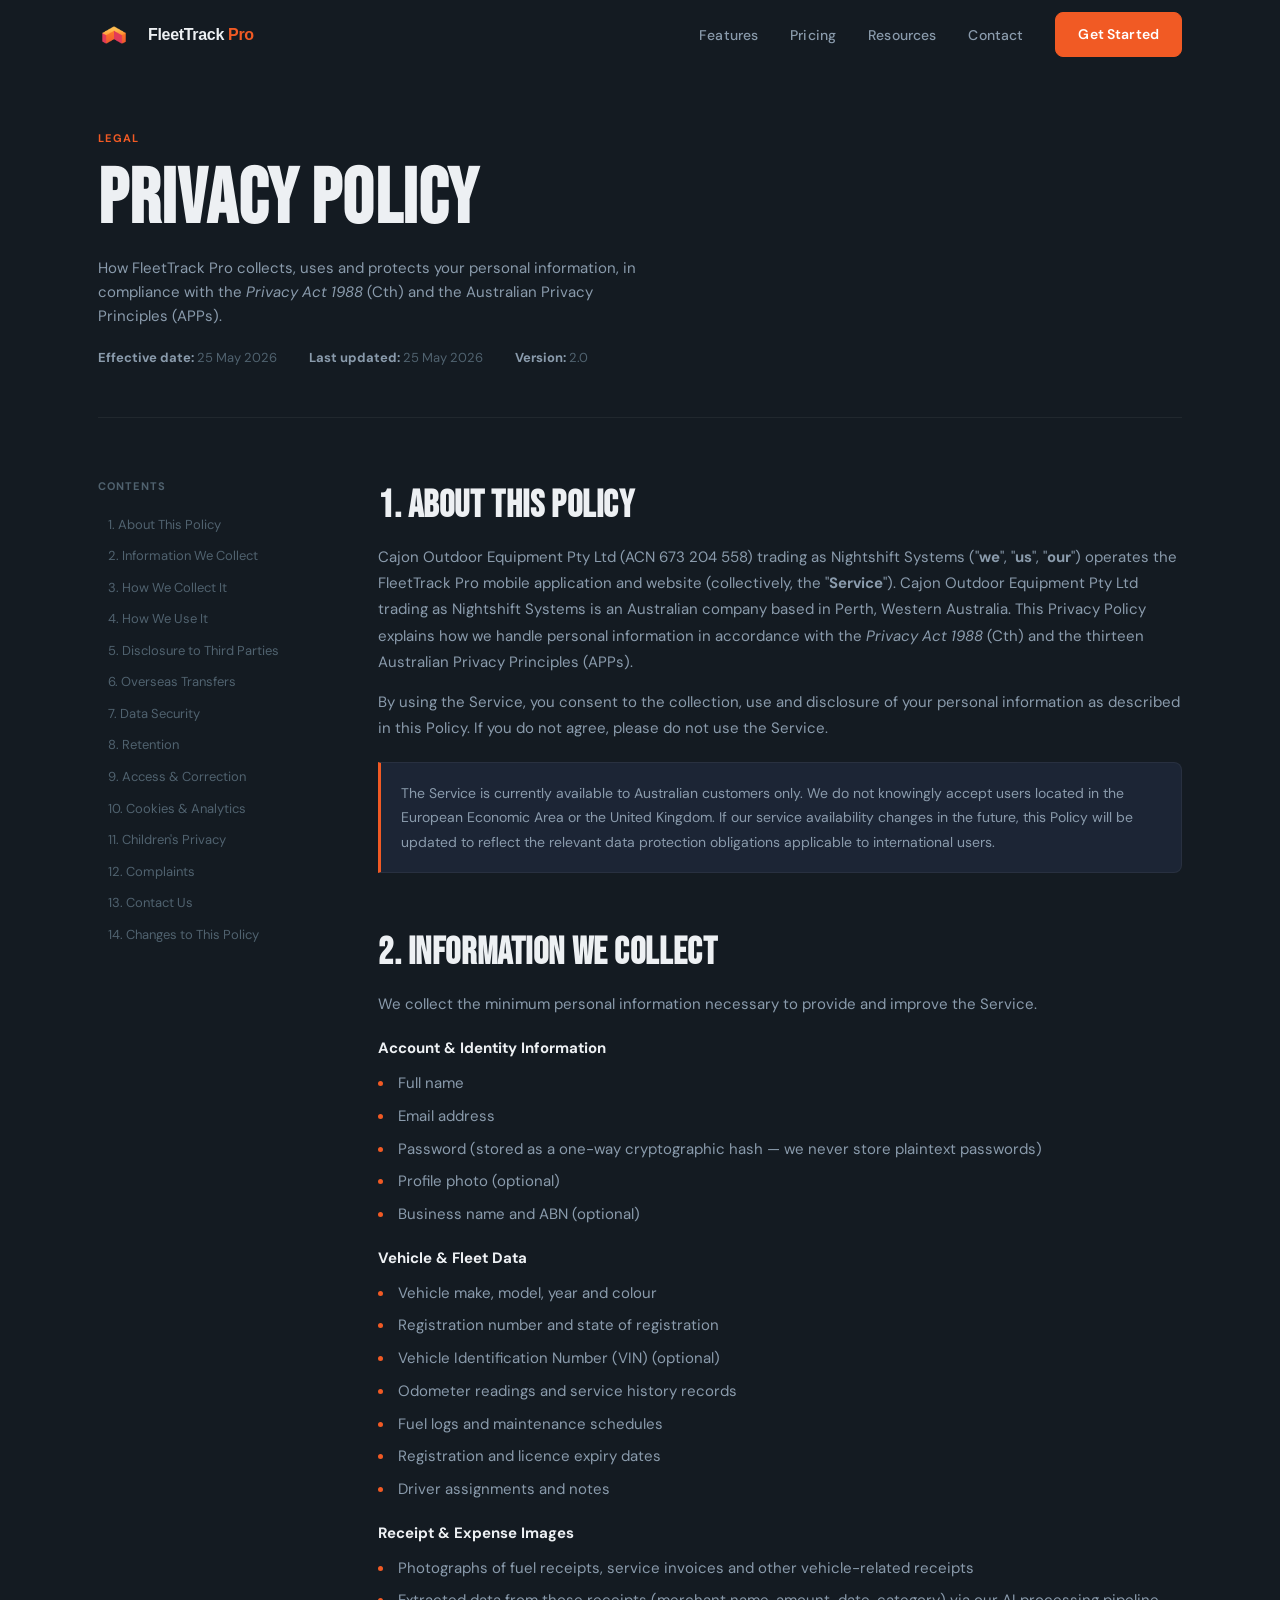
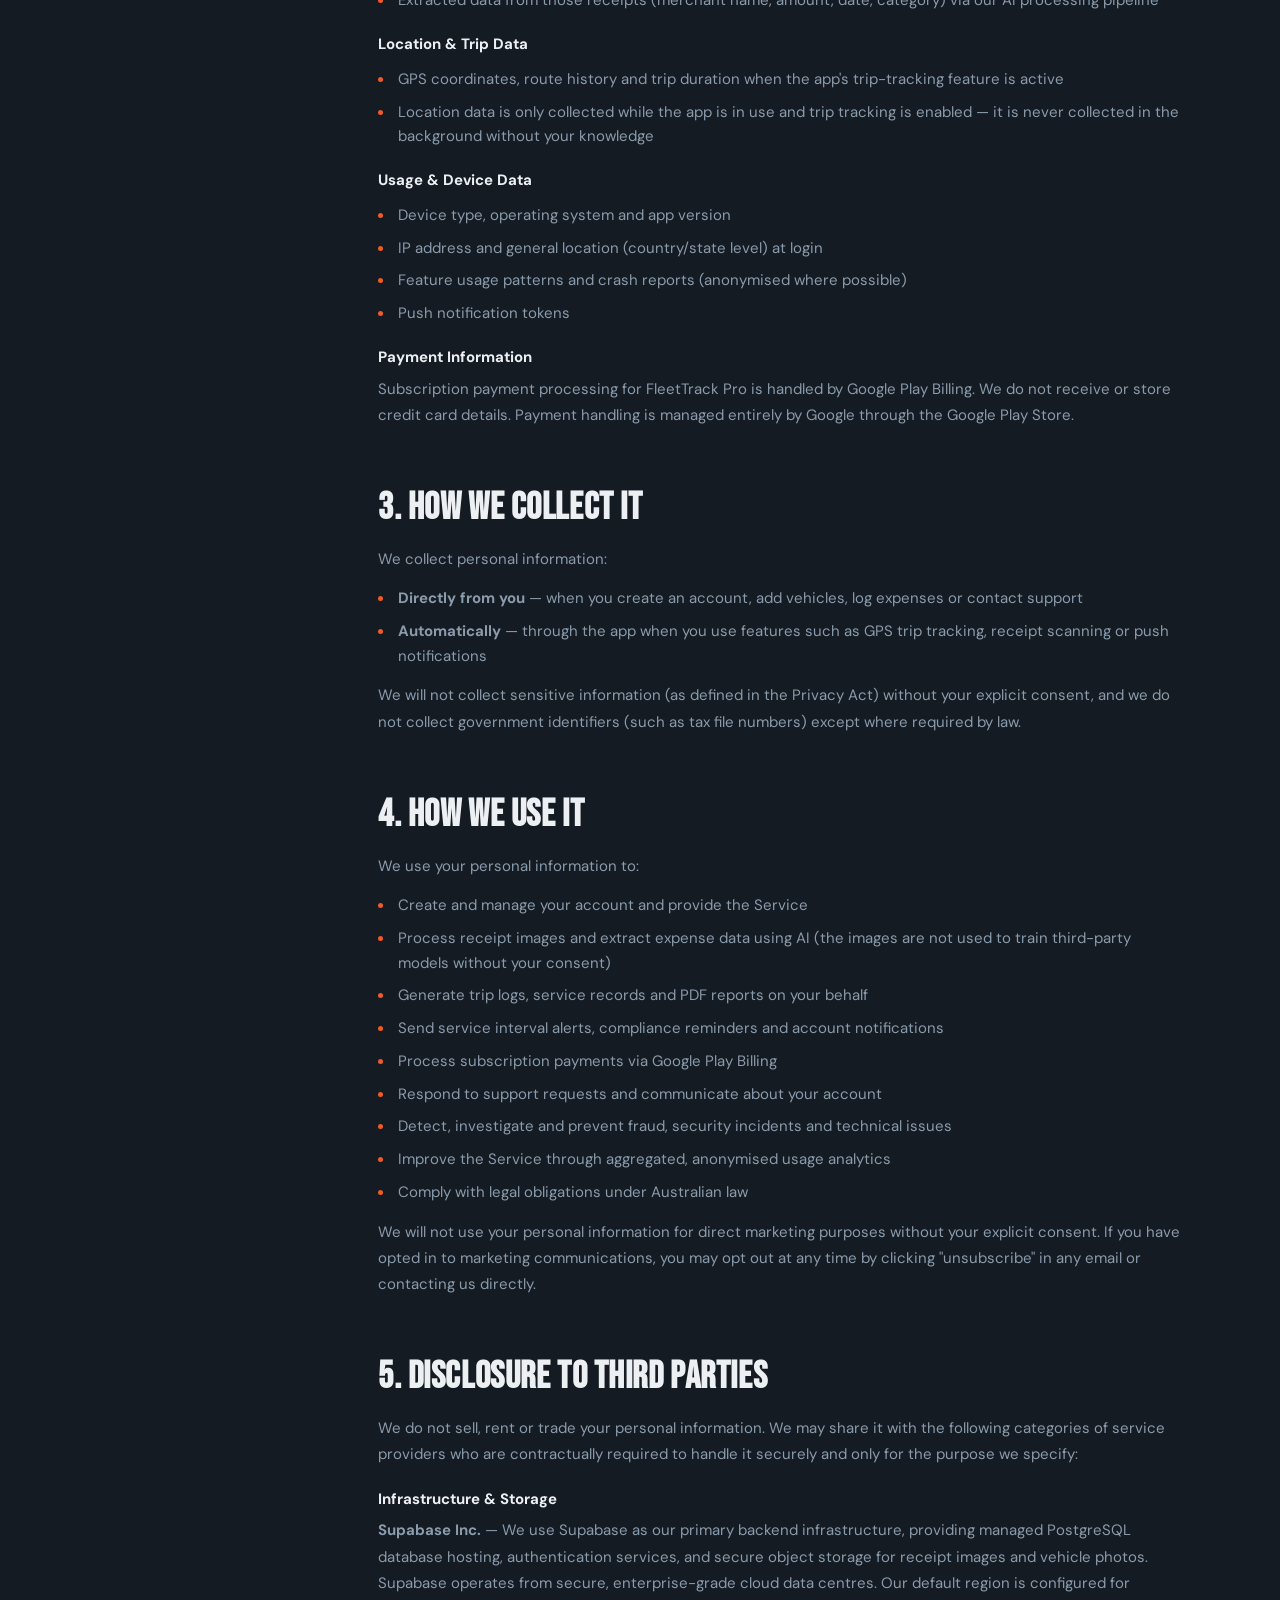
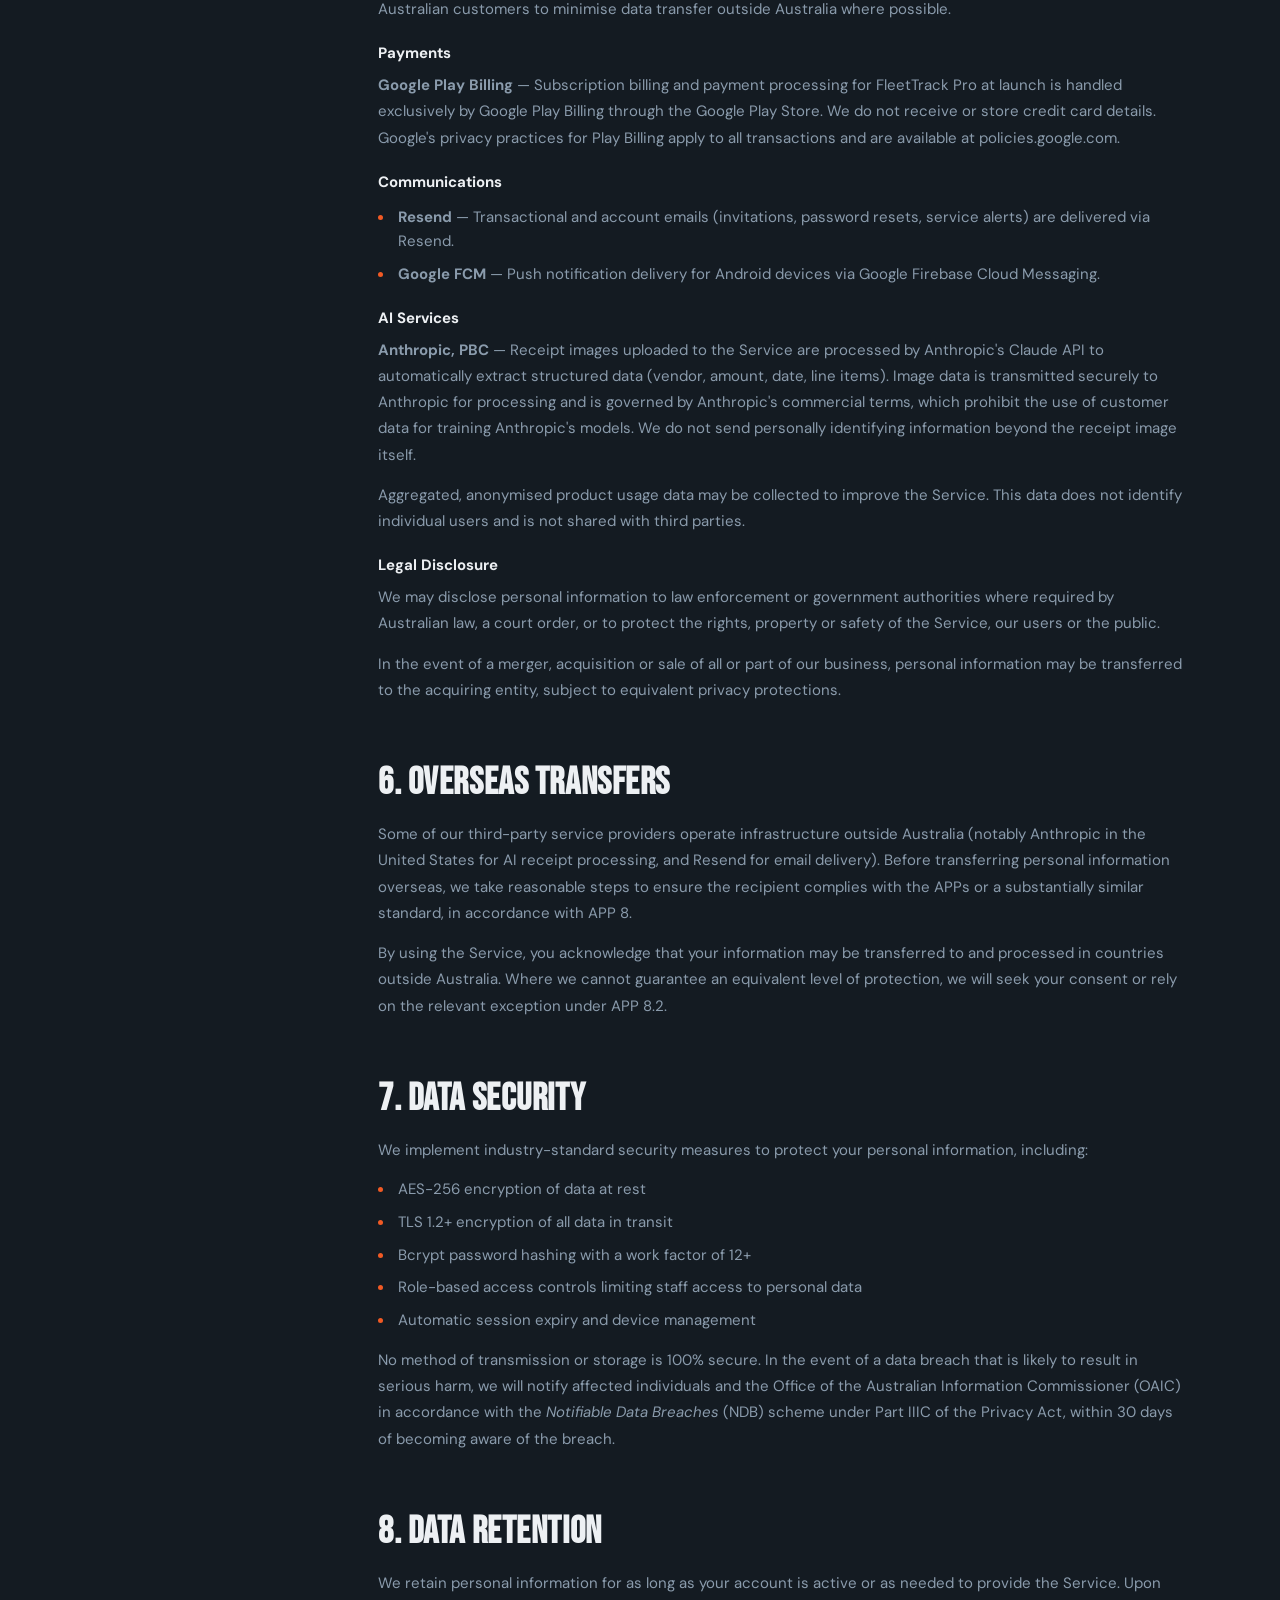
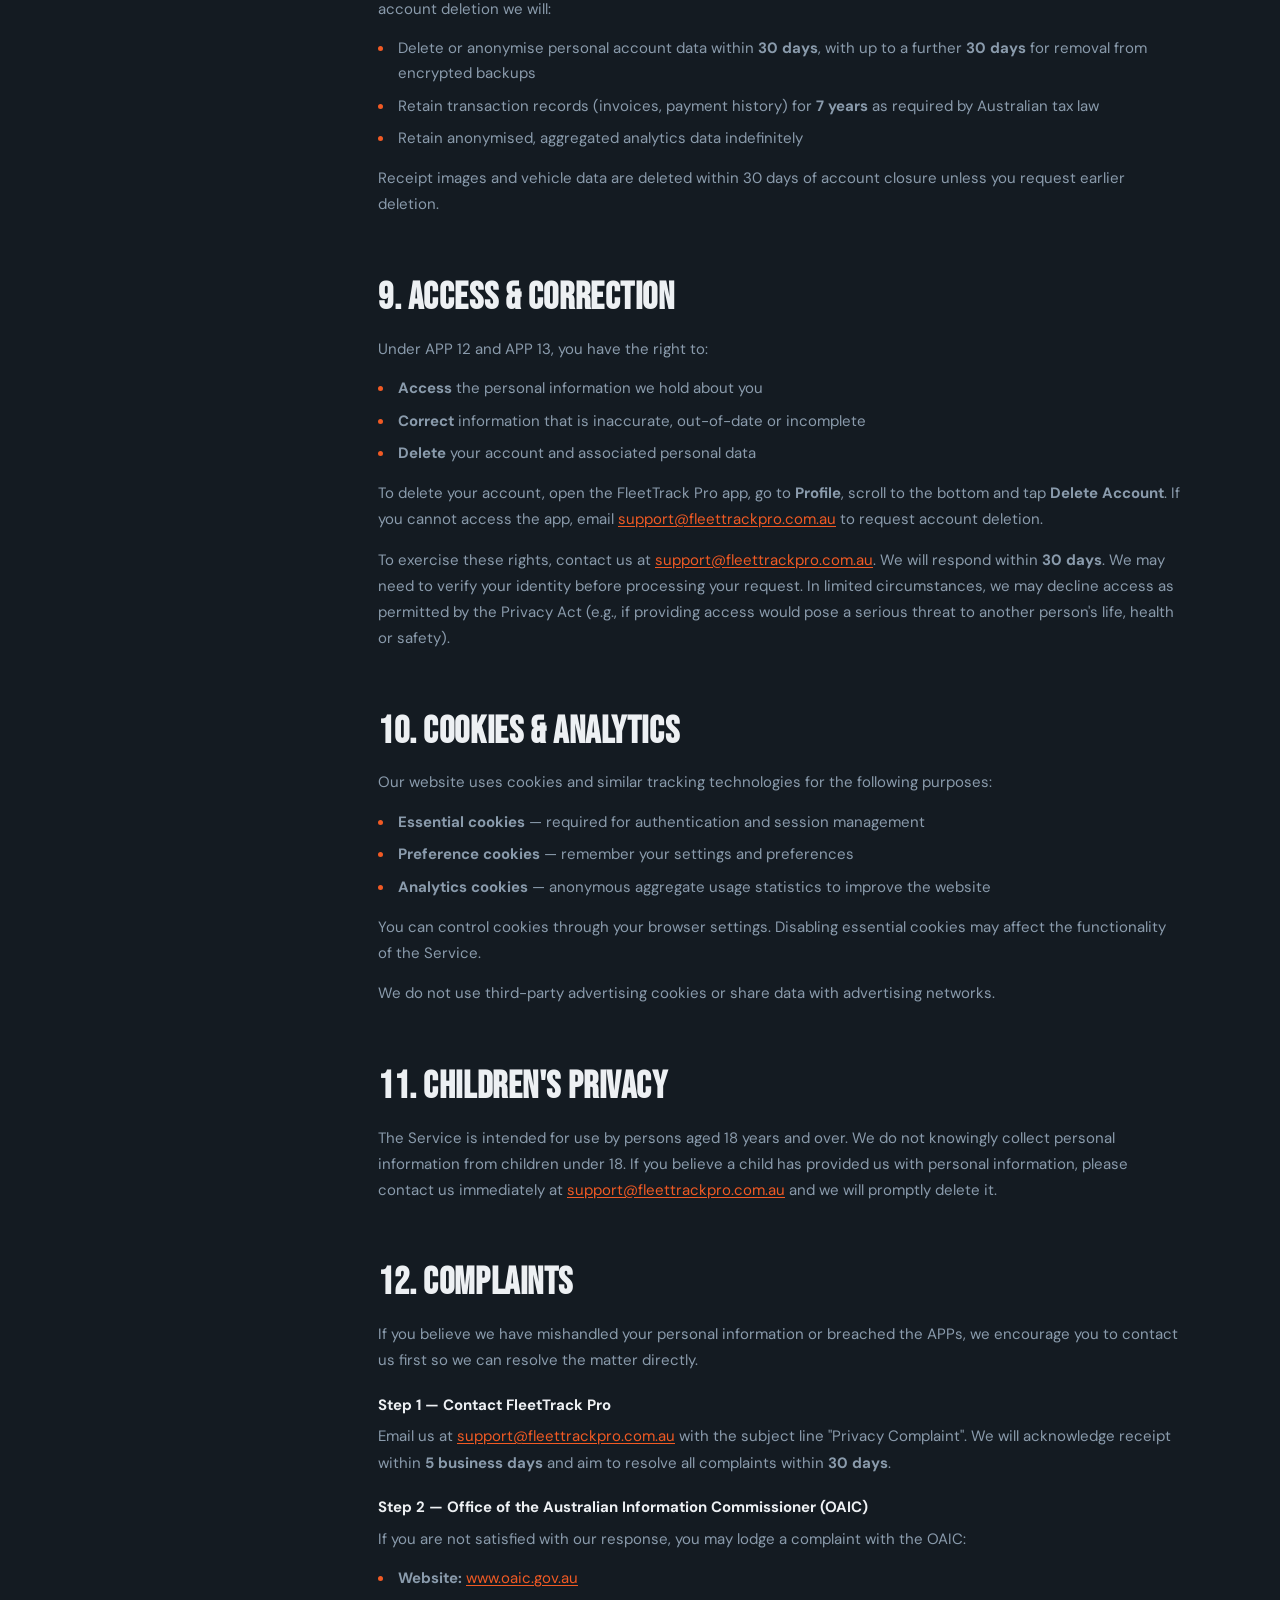
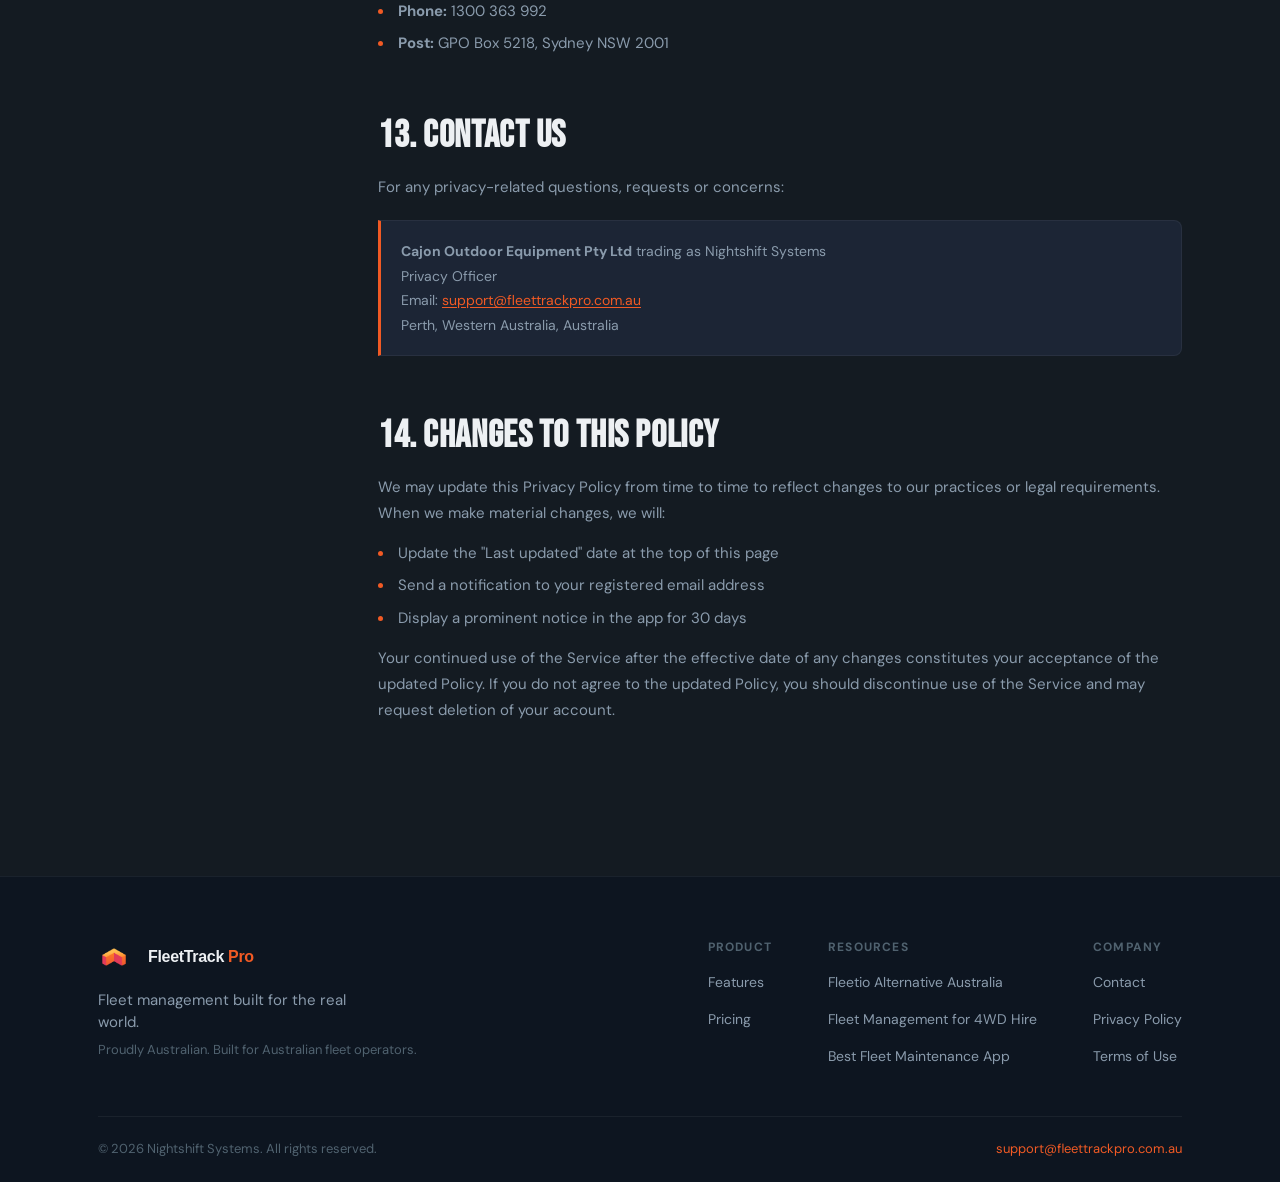
<file: privacy.html>
<!DOCTYPE html>
<html lang="en-AU">
<head>
    <meta charset="UTF-8">
    <meta name="viewport" content="width=device-width, initial-scale=1.0">
    <title>Privacy Policy — FleetTrack Pro</title>
    <meta name="description" content="FleetTrack Pro Privacy Policy — how we collect, use and protect your personal information under the Australian Privacy Act 1988.">
    <link rel="canonical" href="https://fleettrackpro.com.au/privacy">
    <link rel="icon" type="image/png" sizes="32x32" href="/favicon-32x32.png">
    <link rel="icon" type="image/png" sizes="16x16" href="/favicon-16x16.png">
    <link rel="apple-touch-icon" sizes="180x180" href="/apple-touch-icon.png">
    <link rel="icon" href="/favicon.ico">
    <link rel="icon" type="image/svg+xml" href="data:image/svg+xml,%3Csvg xmlns='http://www.w3.org/2000/svg' viewBox='0 0 32 32'%3E%3Crect width='32' height='32' rx='7' fill='%23F15A24'/%3E%3Ctext x='50%25' y='73%25' text-anchor='middle' font-family='Arial Black,sans-serif' font-size='18' font-weight='900' fill='white'%3EF%3C/text%3E%3C/svg%3E">
    <link rel="preconnect" href="https://fonts.googleapis.com">
    <link rel="preconnect" href="https://fonts.gstatic.com" crossorigin>
    <link href="https://fonts.googleapis.com/css2?family=Bebas+Neue&family=DM+Sans:ital,opsz,wght@0,9..40,300;0,9..40,400;0,9..40,500;0,9..40,600;1,9..40,400&display=swap" rel="stylesheet">
    <link rel="stylesheet" href="style.css">
    <style>
        /* Privacy-page-specific prose styles */
        .privacy-page {
            padding-top: calc(var(--nav-h) + 60px);
            padding-bottom: 100px;
            min-height: 100vh;
            background: var(--bg-primary);
        }

        .privacy-hero {
            padding-bottom: 48px;
            border-bottom: 1px solid var(--border-subtle);
            margin-bottom: 60px;
        }

        .privacy-hero .section-label { display: block; margin-bottom: 12px; }

        .privacy-hero h1 {
            font-size: clamp(48px, 6vw, 80px);
            color: var(--text-primary);
            margin-bottom: 16px;
        }

        .privacy-hero p {
            font-size: 15px;
            color: var(--text-secondary);
            max-width: 560px;
        }

        .privacy-meta {
            display: flex;
            gap: 32px;
            margin-top: 20px;
            flex-wrap: wrap;
        }

        .privacy-meta span {
            font-size: 13px;
            color: var(--text-muted);
        }

        .privacy-meta strong { color: var(--text-secondary); }

        /* Article layout */
        .privacy-layout {
            display: grid;
            grid-template-columns: 220px 1fr;
            gap: 60px;
            align-items: start;
        }

        /* TOC sidebar */
        .privacy-toc {
            position: sticky;
            top: calc(var(--nav-h) + 24px);
        }

        .toc-title {
            font-family: var(--font-body);
            font-size: 11px;
            font-weight: 700;
            text-transform: uppercase;
            letter-spacing: 0.1em;
            color: var(--text-muted);
            margin-bottom: 14px;
        }

        .toc-list {
            display: flex;
            flex-direction: column;
            gap: 2px;
        }

        .toc-list a {
            display: block;
            font-size: 13px;
            color: var(--text-muted);
            padding: 6px 10px;
            border-radius: 6px;
            transition: background var(--t) var(--ease), color var(--t) var(--ease);
            line-height: 1.35;
        }

        .toc-list a:hover {
            background: var(--bg-card);
            color: var(--text-primary);
        }

        /* Article prose */
        .privacy-article section {
            margin-bottom: 52px;
        }

        .privacy-article h2 {
            font-size: clamp(28px, 3vw, 38px);
            color: var(--text-primary);
            margin-bottom: 18px;
            padding-top: 8px;
        }

        .privacy-article h3 {
            font-family: var(--font-body);
            font-size: 15px;
            font-weight: 700;
            color: var(--text-primary);
            margin: 24px 0 10px;
            letter-spacing: 0;
        }

        .privacy-article p {
            font-size: 15px;
            color: var(--text-secondary);
            line-height: 1.75;
            margin-bottom: 14px;
        }

        .privacy-article ul {
            list-style: none;
            padding: 0;
            margin: 14px 0 14px 0;
            display: flex;
            flex-direction: column;
            gap: 8px;
        }

        .privacy-article li {
            font-size: 15px;
            color: var(--text-secondary);
            line-height: 1.65;
            padding-left: 20px;
            position: relative;
        }

        .privacy-article li::before {
            content: '';
            position: absolute;
            left: 0;
            top: 10px;
            width: 5px;
            height: 5px;
            border-radius: 50%;
            background: var(--accent);
        }

        .privacy-article a {
            color: var(--accent);
            text-decoration: underline;
            text-underline-offset: 2px;
        }

        .privacy-article a:hover { color: var(--accent-hover); }

        .info-box {
            background: var(--bg-card);
            border: 1px solid var(--border-subtle);
            border-left: 3px solid var(--accent);
            border-radius: 0 var(--radius-sm) var(--radius-sm) 0;
            padding: 18px 20px;
            margin: 20px 0;
        }

        .info-box p {
            margin-bottom: 0;
            font-size: 14px;
        }

        @media (max-width: 860px) {
            .privacy-layout { grid-template-columns: 1fr; }
            .privacy-toc { display: none; }
        }
    </style>
</head>
<body>

<!-- NAVIGATION -->
<nav class="navbar scrolled" id="navbar">
    <div class="nav-inner">
        <a href="/" class="nav-logo">
            <img src="/Assets/logo-mark.png" alt="FleetTrack Pro" class="logo-mark">
            <span class="logo-wordmark">FleetTrack <em>Pro</em></span>
        </a>
        <ul class="nav-links" id="navLinks">
            <li><a href="/features.html">Features</a></li>
            <li><a href="/pricing.html">Pricing</a></li>
            <li><a href="/alternatives/fleetio-alternative-australia.html">Resources</a></li>
            <li><a href="/contact.html">Contact</a></li>
        </ul>
        <div class="nav-actions">
            <a href="/pricing.html" class="btn btn-primary nav-cta">Get Started</a>
            <button class="nav-hamburger" id="navHamburger" aria-label="Open menu">
                <span></span><span></span><span></span>
            </button>
        </div>
    </div>
</nav>

<div class="privacy-page">
    <div class="container">

        <!-- Page Header -->
        <div class="privacy-hero">
            <span class="section-label">Legal</span>
            <h1>Privacy Policy</h1>
            <p>How FleetTrack Pro collects, uses and protects your personal information, in compliance with the <em>Privacy Act 1988</em> (Cth) and the Australian Privacy Principles (APPs).</p>
            <div class="privacy-meta">
                <span><strong>Effective date:</strong> 25 May 2026</span>
                <span><strong>Last updated:</strong> 25 May 2026</span>
                <span><strong>Version:</strong> 2.0</span>
            </div>
        </div>

        <div class="privacy-layout">

            <!-- Table of Contents -->
            <nav class="privacy-toc" aria-label="Table of contents">
                <div class="toc-title">Contents</div>
                <ul class="toc-list">
                    <li><a href="#about">1. About This Policy</a></li>
                    <li><a href="#what-we-collect">2. Information We Collect</a></li>
                    <li><a href="#how-we-collect">3. How We Collect It</a></li>
                    <li><a href="#how-we-use">4. How We Use It</a></li>
                    <li><a href="#disclosure">5. Disclosure to Third Parties</a></li>
                    <li><a href="#international">6. Overseas Transfers</a></li>
                    <li><a href="#security">7. Data Security</a></li>
                    <li><a href="#retention">8. Retention</a></li>
                    <li><a href="#access">9. Access &amp; Correction</a></li>
                    <li><a href="#cookies">10. Cookies &amp; Analytics</a></li>
                    <li><a href="#children">11. Children's Privacy</a></li>
                    <li><a href="#complaints">12. Complaints</a></li>
                    <li><a href="#contact">13. Contact Us</a></li>
                    <li><a href="#changes">14. Changes to This Policy</a></li>
                </ul>
            </nav>

            <!-- Article Content -->
            <article class="privacy-article">

                <section id="about">
                    <h2>1. About This Policy</h2>
                    <p>Cajon Outdoor Equipment Pty Ltd (ACN 673 204 558) trading as Nightshift Systems ("<strong>we</strong>", "<strong>us</strong>", "<strong>our</strong>") operates the FleetTrack Pro mobile application and website (collectively, the "<strong>Service</strong>"). Cajon Outdoor Equipment Pty Ltd trading as Nightshift Systems is an Australian company based in Perth, Western Australia. This Privacy Policy explains how we handle personal information in accordance with the <em>Privacy Act 1988</em> (Cth) and the thirteen Australian Privacy Principles (APPs).</p>
                    <p>By using the Service, you consent to the collection, use and disclosure of your personal information as described in this Policy. If you do not agree, please do not use the Service.</p>
                    <div class="info-box">
                        <p>The Service is currently available to Australian customers only. We do not knowingly accept users located in the European Economic Area or the United Kingdom. If our service availability changes in the future, this Policy will be updated to reflect the relevant data protection obligations applicable to international users.</p>
                    </div>
                </section>

                <section id="what-we-collect">
                    <h2>2. Information We Collect</h2>
                    <p>We collect the minimum personal information necessary to provide and improve the Service.</p>

                    <h3>Account &amp; Identity Information</h3>
                    <ul>
                        <li>Full name</li>
                        <li>Email address</li>
                        <li>Password (stored as a one-way cryptographic hash — we never store plaintext passwords)</li>
                        <li>Profile photo (optional)</li>
                        <li>Business name and ABN (optional)</li>
                    </ul>

                    <h3>Vehicle &amp; Fleet Data</h3>
                    <ul>
                        <li>Vehicle make, model, year and colour</li>
                        <li>Registration number and state of registration</li>
                        <li>Vehicle Identification Number (VIN) (optional)</li>
                        <li>Odometer readings and service history records</li>
                        <li>Fuel logs and maintenance schedules</li>
                        <li>Registration and licence expiry dates</li>
                        <li>Driver assignments and notes</li>
                    </ul>

                    <h3>Receipt &amp; Expense Images</h3>
                    <ul>
                        <li>Photographs of fuel receipts, service invoices and other vehicle-related receipts</li>
                        <li>Extracted data from those receipts (merchant name, amount, date, category) via our AI processing pipeline</li>
                    </ul>

                    <h3>Location &amp; Trip Data</h3>
                    <ul>
                        <li>GPS coordinates, route history and trip duration when the app's trip-tracking feature is active</li>
                        <li>Location data is only collected while the app is in use and trip tracking is enabled — it is never collected in the background without your knowledge</li>
                    </ul>

                    <h3>Usage &amp; Device Data</h3>
                    <ul>
                        <li>Device type, operating system and app version</li>
                        <li>IP address and general location (country/state level) at login</li>
                        <li>Feature usage patterns and crash reports (anonymised where possible)</li>
                        <li>Push notification tokens</li>
                    </ul>

                    <h3>Payment Information</h3>
                    <p>Subscription payment processing for FleetTrack Pro is handled by Google Play Billing. We do not receive or store credit card details. Payment handling is managed entirely by Google through the Google Play Store.</p>
                </section>

                <section id="how-we-collect">
                    <h2>3. How We Collect It</h2>
                    <p>We collect personal information:</p>
                    <ul>
                        <li><strong>Directly from you</strong> — when you create an account, add vehicles, log expenses or contact support</li>
                        <li><strong>Automatically</strong> — through the app when you use features such as GPS trip tracking, receipt scanning or push notifications</li>
                    </ul>
                    <p>We will not collect sensitive information (as defined in the Privacy Act) without your explicit consent, and we do not collect government identifiers (such as tax file numbers) except where required by law.</p>
                </section>

                <section id="how-we-use">
                    <h2>4. How We Use It</h2>
                    <p>We use your personal information to:</p>
                    <ul>
                        <li>Create and manage your account and provide the Service</li>
                        <li>Process receipt images and extract expense data using AI (the images are not used to train third-party models without your consent)</li>
                        <li>Generate trip logs, service records and PDF reports on your behalf</li>
                        <li>Send service interval alerts, compliance reminders and account notifications</li>
                        <li>Process subscription payments via Google Play Billing</li>
                        <li>Respond to support requests and communicate about your account</li>
                        <li>Detect, investigate and prevent fraud, security incidents and technical issues</li>
                        <li>Improve the Service through aggregated, anonymised usage analytics</li>
                        <li>Comply with legal obligations under Australian law</li>
                    </ul>
                    <p>We will not use your personal information for direct marketing purposes without your explicit consent. If you have opted in to marketing communications, you may opt out at any time by clicking "unsubscribe" in any email or contacting us directly.</p>
                </section>

                <section id="disclosure">
                    <h2>5. Disclosure to Third Parties</h2>
                    <p>We do not sell, rent or trade your personal information. We may share it with the following categories of service providers who are contractually required to handle it securely and only for the purpose we specify:</p>

                    <h3>Infrastructure &amp; Storage</h3>
                    <p><strong>Supabase Inc.</strong> — We use Supabase as our primary backend infrastructure, providing managed PostgreSQL database hosting, authentication services, and secure object storage for receipt images and vehicle photos. Supabase operates from secure, enterprise-grade cloud data centres. Our default region is configured for Australian customers to minimise data transfer outside Australia where possible.</p>

                    <h3>Payments</h3>
                    <p><strong>Google Play Billing</strong> — Subscription billing and payment processing for FleetTrack Pro at launch is handled exclusively by Google Play Billing through the Google Play Store. We do not receive or store credit card details. Google's privacy practices for Play Billing apply to all transactions and are available at policies.google.com.</p>

                    <h3>Communications</h3>
                    <ul>
                        <li><strong>Resend</strong> — Transactional and account emails (invitations, password resets, service alerts) are delivered via Resend.</li>
                        <li><strong>Google FCM</strong> — Push notification delivery for Android devices via Google Firebase Cloud Messaging.</li>
                    </ul>

                    <h3>AI Services</h3>
                    <p><strong>Anthropic, PBC</strong> — Receipt images uploaded to the Service are processed by Anthropic's Claude API to automatically extract structured data (vendor, amount, date, line items). Image data is transmitted securely to Anthropic for processing and is governed by Anthropic's commercial terms, which prohibit the use of customer data for training Anthropic's models. We do not send personally identifying information beyond the receipt image itself.</p>

                    <p>Aggregated, anonymised product usage data may be collected to improve the Service. This data does not identify individual users and is not shared with third parties.</p>

                    <h3>Legal Disclosure</h3>
                    <p>We may disclose personal information to law enforcement or government authorities where required by Australian law, a court order, or to protect the rights, property or safety of the Service, our users or the public.</p>
                    <p>In the event of a merger, acquisition or sale of all or part of our business, personal information may be transferred to the acquiring entity, subject to equivalent privacy protections.</p>
                </section>

                <section id="international">
                    <h2>6. Overseas Transfers</h2>
                    <p>Some of our third-party service providers operate infrastructure outside Australia (notably Anthropic in the United States for AI receipt processing, and Resend for email delivery). Before transferring personal information overseas, we take reasonable steps to ensure the recipient complies with the APPs or a substantially similar standard, in accordance with APP 8.</p>
                    <p>By using the Service, you acknowledge that your information may be transferred to and processed in countries outside Australia. Where we cannot guarantee an equivalent level of protection, we will seek your consent or rely on the relevant exception under APP 8.2.</p>
                </section>

                <section id="security">
                    <h2>7. Data Security</h2>
                    <p>We implement industry-standard security measures to protect your personal information, including:</p>
                    <ul>
                        <li>AES-256 encryption of data at rest</li>
                        <li>TLS 1.2+ encryption of all data in transit</li>
                        <li>Bcrypt password hashing with a work factor of 12+</li>
                        <li>Role-based access controls limiting staff access to personal data</li>
                        <li>Automatic session expiry and device management</li>
                    </ul>
                    <p>No method of transmission or storage is 100% secure. In the event of a data breach that is likely to result in serious harm, we will notify affected individuals and the Office of the Australian Information Commissioner (OAIC) in accordance with the <em>Notifiable Data Breaches</em> (NDB) scheme under Part IIIC of the Privacy Act, within 30 days of becoming aware of the breach.</p>
                </section>

                <section id="retention">
                    <h2>8. Data Retention</h2>
                    <p>We retain personal information for as long as your account is active or as needed to provide the Service. Upon account deletion we will:</p>
                    <ul>
                        <li>Delete or anonymise personal account data within <strong>30 days</strong>, with up to a further <strong>30 days</strong> for removal from encrypted backups</li>
                        <li>Retain transaction records (invoices, payment history) for <strong>7 years</strong> as required by Australian tax law</li>
                        <li>Retain anonymised, aggregated analytics data indefinitely</li>
                    </ul>
                    <p>Receipt images and vehicle data are deleted within 30 days of account closure unless you request earlier deletion.</p>
                </section>

                <section id="access">
                    <h2>9. Access &amp; Correction</h2>
                    <p>Under APP 12 and APP 13, you have the right to:</p>
                    <ul>
                        <li><strong>Access</strong> the personal information we hold about you</li>
                        <li><strong>Correct</strong> information that is inaccurate, out-of-date or incomplete</li>
                        <li><strong>Delete</strong> your account and associated personal data</li>
                    </ul>
                    <p>To delete your account, open the FleetTrack Pro app, go to <strong>Profile</strong>, scroll to the bottom and tap <strong>Delete Account</strong>. If you cannot access the app, email <a href="mailto:support@fleettrackpro.com.au">support@fleettrackpro.com.au</a> to request account deletion.</p>
                    <p>To exercise these rights, contact us at <a href="mailto:support@fleettrackpro.com.au">support@fleettrackpro.com.au</a>. We will respond within <strong>30 days</strong>. We may need to verify your identity before processing your request. In limited circumstances, we may decline access as permitted by the Privacy Act (e.g., if providing access would pose a serious threat to another person's life, health or safety).</p>
                </section>

                <section id="cookies">
                    <h2>10. Cookies &amp; Analytics</h2>
                    <p>Our website uses cookies and similar tracking technologies for the following purposes:</p>
                    <ul>
                        <li><strong>Essential cookies</strong> — required for authentication and session management</li>
                        <li><strong>Preference cookies</strong> — remember your settings and preferences</li>
                        <li><strong>Analytics cookies</strong> — anonymous aggregate usage statistics to improve the website</li>
                    </ul>
                    <p>You can control cookies through your browser settings. Disabling essential cookies may affect the functionality of the Service.</p>
                    <p>We do not use third-party advertising cookies or share data with advertising networks.</p>
                </section>

                <section id="children">
                    <h2>11. Children's Privacy</h2>
                    <p>The Service is intended for use by persons aged 18 years and over. We do not knowingly collect personal information from children under 18. If you believe a child has provided us with personal information, please contact us immediately at <a href="mailto:support@fleettrackpro.com.au">support@fleettrackpro.com.au</a> and we will promptly delete it.</p>
                </section>

                <section id="complaints">
                    <h2>12. Complaints</h2>
                    <p>If you believe we have mishandled your personal information or breached the APPs, we encourage you to contact us first so we can resolve the matter directly.</p>

                    <h3>Step 1 — Contact FleetTrack Pro</h3>
                    <p>Email us at <a href="mailto:support@fleettrackpro.com.au">support@fleettrackpro.com.au</a> with the subject line "Privacy Complaint". We will acknowledge receipt within <strong>5 business days</strong> and aim to resolve all complaints within <strong>30 days</strong>.</p>

                    <h3>Step 2 — Office of the Australian Information Commissioner (OAIC)</h3>
                    <p>If you are not satisfied with our response, you may lodge a complaint with the OAIC:</p>
                    <ul>
                        <li><strong>Website:</strong> <a href="https://www.oaic.gov.au" target="_blank" rel="noopener noreferrer">www.oaic.gov.au</a></li>
                        <li><strong>Phone:</strong> 1300 363 992</li>
                        <li><strong>Post:</strong> GPO Box 5218, Sydney NSW 2001</li>
                    </ul>
                </section>

                <section id="contact">
                    <h2>13. Contact Us</h2>
                    <p>For any privacy-related questions, requests or concerns:</p>
                    <div class="info-box">
                        <p>
                            <strong>Cajon Outdoor Equipment Pty Ltd</strong> trading as Nightshift Systems<br>
                            Privacy Officer<br>
                            Email: <a href="mailto:support@fleettrackpro.com.au">support@fleettrackpro.com.au</a><br>
                            Perth, Western Australia, Australia
                        </p>
                    </div>
                </section>

                <section id="changes">
                    <h2>14. Changes to This Policy</h2>
                    <p>We may update this Privacy Policy from time to time to reflect changes to our practices or legal requirements. When we make material changes, we will:</p>
                    <ul>
                        <li>Update the "Last updated" date at the top of this page</li>
                        <li>Send a notification to your registered email address</li>
                        <li>Display a prominent notice in the app for 30 days</li>
                    </ul>
                    <p>Your continued use of the Service after the effective date of any changes constitutes your acceptance of the updated Policy. If you do not agree to the updated Policy, you should discontinue use of the Service and may request deletion of your account.</p>
                </section>

            </article>
        </div>

    </div>
</div>

<!-- FOOTER -->
<footer class="footer">
    <div class="container">
        <div class="footer-top">
            <div class="footer-brand">
                <a href="/" class="nav-logo footer-logo">
                    <img src="/Assets/logo-mark.png" alt="FleetTrack Pro" class="logo-mark">
                    <span class="logo-wordmark">FleetTrack <em>Pro</em></span>
                </a>
                <p class="footer-tagline">Fleet management built for the real world.</p>
                <p class="footer-sub">Proudly Australian. Built for Australian fleet operators.</p>
            </div>
            <div class="footer-nav-group">
                <div class="footer-col">
                    <h4 class="footer-col-title">Product</h4>
                    <ul>
                        <li><a href="/features.html">Features</a></li>
                        <li><a href="/pricing.html">Pricing</a></li>
                    </ul>
                </div>
                <div class="footer-col">
                    <h4 class="footer-col-title">Resources</h4>
                    <ul>
                        <li><a href="/alternatives/fleetio-alternative-australia.html">Fleetio Alternative Australia</a></li>
                        <li><a href="/use-cases/4wd-hire-fleet-management.html">Fleet Management for 4WD Hire</a></li>
                        <li><a href="/guides/best-fleet-maintenance-app-small-fleets.html">Best Fleet Maintenance App</a></li>
                    </ul>
                </div>
                <div class="footer-col">
                    <h4 class="footer-col-title">Company</h4>
                    <ul>
                        <li><a href="/contact.html">Contact</a></li>
                        <li><a href="/privacy.html">Privacy Policy</a></li>
                        <li><a href="/terms.html">Terms of Use</a></li>
                    </ul>
                </div>
            </div>
        </div>
        <div class="footer-bottom">
            <p>&#169; 2026 Nightshift Systems. All rights reserved.</p>
            <a href="mailto:support@fleettrackpro.com.au" class="footer-email">support@fleettrackpro.com.au</a>
        </div>
    </div>
</footer>

<script src="script.js"></script>
</body>
</html>
</file>
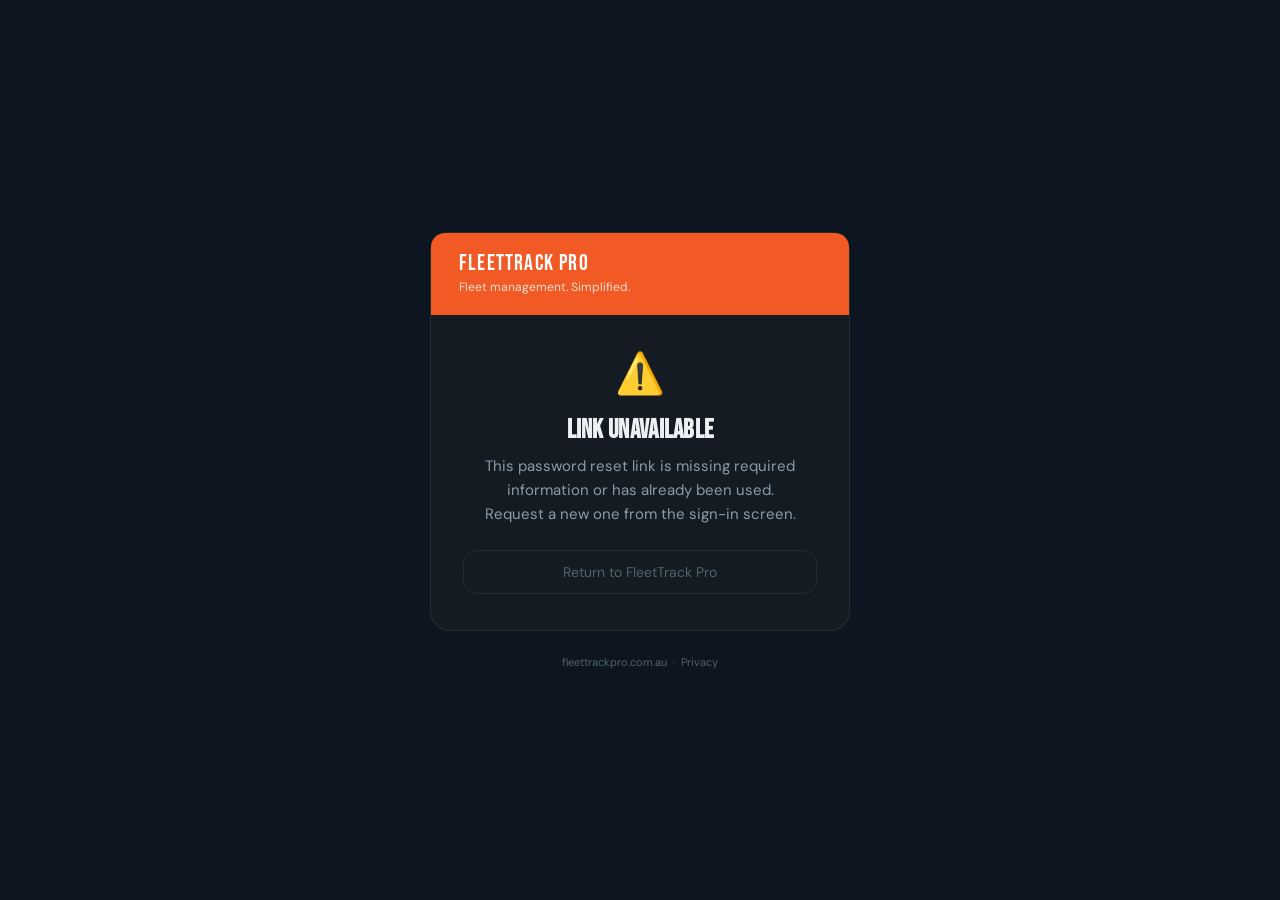
<file: reset-password.html>
<!DOCTYPE html>
<html lang="en">
<head>
  <meta charset="UTF-8">
  <meta name="viewport" content="width=device-width, initial-scale=1.0">
  <meta name="robots" content="noindex, nofollow">
  <title>Reset Password — FleetTrack Pro</title>

  <link rel="icon" type="image/png" sizes="32x32" href="/favicon-32x32.png">
  <link rel="icon" type="image/png" sizes="16x16" href="/favicon-16x16.png">
  <link rel="apple-touch-icon" sizes="180x180" href="/apple-touch-icon.png">
  <link rel="icon" href="/favicon.ico">
  <link rel="icon" type="image/svg+xml" href="data:image/svg+xml,%3Csvg xmlns='http://www.w3.org/2000/svg' viewBox='0 0 32 32'%3E%3Crect width='32' height='32' rx='7' fill='%23F15A24'/%3E%3Ctext x='50%25' y='73%25' text-anchor='middle' font-family='Arial Black,sans-serif' font-size='18' font-weight='900' fill='white'%3EF%3C/text%3E%3C/svg%3E">
  <link rel="preconnect" href="https://fonts.googleapis.com">
  <link rel="preconnect" href="https://fonts.gstatic.com" crossorigin>
  <link href="https://fonts.googleapis.com/css2?family=Bebas+Neue&family=DM+Sans:wght@300;400;500;600&display=swap" rel="stylesheet">

  <style>
    *, *::before, *::after { box-sizing: border-box; margin: 0; padding: 0; }

    :root {
      --bg-deep:       #0D1520;
      --bg-primary:    #141B22;
      --bg-card:       #1C2535;
      --accent:        #F15A24;
      --accent-glow:   rgba(241, 90, 36, 0.28);
      --text-primary:  #EDF0F3;
      --text-secondary:#8A9BAC;
      --text-muted:    #50626F;
      --border:        rgba(255, 255, 255, 0.08);
      --font-heading:  'Bebas Neue', 'Arial Black', Impact, sans-serif;
      --font-body:     'DM Sans', Arial, sans-serif;
    }

    html, body {
      height: 100%;
      background: var(--bg-deep);
      color: var(--text-primary);
      font-family: var(--font-body);
      -webkit-font-smoothing: antialiased;
    }

    body {
      display: flex;
      flex-direction: column;
      align-items: center;
      justify-content: center;
      min-height: 100vh;
      padding: 24px 16px;
    }

    /* ── States (JS toggles display) ── */
    .state { display: none; width: 100%; max-width: 420px; text-align: center; }
    .state.active { display: block; }

    /* ── Card ── */
    .card {
      background: var(--bg-primary);
      border: 1px solid var(--border);
      border-radius: 20px;
      padding: 40px 32px 36px;
    }

    /* ── Logo bar ── */
    .logo-bar {
      background: var(--accent);
      border-radius: 14px 14px 0 0;
      padding: 20px 28px;
      text-align: left;
      margin: -40px -32px 32px;
    }
    .logo-bar .wordmark {
      font-family: var(--font-heading);
      font-size: 22px;
      letter-spacing: 1.2px;
      color: #fff;
      line-height: 1;
    }
    .logo-bar .tagline {
      font-size: 12px;
      color: rgba(255,255,255,0.8);
      margin-top: 4px;
    }

    /* ── Icon badge ── */
    .icon-badge {
      width: 72px;
      height: 72px;
      border-radius: 50%;
      background: rgba(241, 90, 36, 0.12);
      border: 1.5px solid rgba(241, 90, 36, 0.3);
      display: inline-flex;
      align-items: center;
      justify-content: center;
      margin-bottom: 20px;
      font-size: 30px;
    }

    /* ── Headings ── */
    h1 {
      font-family: var(--font-heading);
      font-size: 34px;
      letter-spacing: 0.5px;
      color: var(--text-primary);
      line-height: 1.1;
      margin-bottom: 8px;
    }
    h2 {
      font-family: var(--font-heading);
      font-size: 26px;
      letter-spacing: 0.3px;
      color: var(--text-primary);
      margin-bottom: 8px;
    }

    p {
      font-size: 15px;
      color: var(--text-secondary);
      line-height: 1.6;
      margin-bottom: 24px;
    }
    p.small {
      font-size: 12px;
      color: var(--text-muted);
      margin-bottom: 0;
    }

    /* ── Buttons ── */
    .btn-primary {
      display: inline-flex;
      align-items: center;
      justify-content: center;
      gap: 8px;
      width: 100%;
      background: var(--accent);
      color: #fff;
      font-family: var(--font-body);
      font-size: 16px;
      font-weight: 700;
      letter-spacing: 0.2px;
      padding: 17px 24px;
      border-radius: 14px;
      border: none;
      cursor: pointer;
      text-decoration: none;
      box-shadow: 0 4px 20px var(--accent-glow);
      transition: opacity 0.15s;
      margin-bottom: 12px;
    }
    .btn-primary:hover { opacity: 0.9; }
    .btn-primary:active { opacity: 0.8; }

    .btn-secondary {
      display: inline-flex;
      align-items: center;
      justify-content: center;
      width: 100%;
      background: transparent;
      color: var(--text-muted);
      font-family: var(--font-body);
      font-size: 14px;
      padding: 12px 24px;
      border-radius: 14px;
      border: 1px solid var(--border);
      cursor: pointer;
      text-decoration: none;
      transition: border-color 0.15s, color 0.15s;
    }
    .btn-secondary:hover { border-color: rgba(255,255,255,0.2); color: var(--text-secondary); }

    /* ── Spinner ── */
    .spinner {
      width: 44px;
      height: 44px;
      border: 3px solid rgba(241, 90, 36, 0.2);
      border-top-color: var(--accent);
      border-radius: 50%;
      animation: spin 0.8s linear infinite;
      margin: 0 auto 20px;
    }
    @keyframes spin { to { transform: rotate(360deg); } }

    /* ── Divider ── */
    .divider {
      border: none;
      border-top: 1px solid var(--border);
      margin: 24px 0;
    }

    /* ── Error icon ── */
    .error-icon {
      font-size: 40px;
      margin-bottom: 16px;
    }

    /* ── Footer ── */
    footer {
      margin-top: 24px;
      font-size: 11px;
      color: var(--text-muted);
      text-align: center;
    }
    footer a { color: var(--text-muted); text-decoration: none; }
    footer a:hover { color: var(--text-secondary); }
  </style>
</head>

<body>

  <!-- ── State: Redirecting (default) ──────────────────────────────────────── -->
  <div id="state-loading" class="state active">
    <div class="card">
      <div class="logo-bar">
        <div class="wordmark">FLEETTRACK PRO</div>
        <div class="tagline">Fleet management. Simplified.</div>
      </div>
      <div class="spinner"></div>
      <h2>Opening FleetTrack Pro&hellip;</h2>
      <p>If the app is installed, it should open automatically.<br>Just a moment&hellip;</p>
    </div>
    <footer>
      <a href="https://fleettrackpro.com.au">fleettrackpro.com.au</a>
      &nbsp;&middot;&nbsp;
      <a href="https://fleettrackpro.com.au/privacy.html">Privacy</a>
    </footer>
  </div>

  <!-- ── State: App not installed (fallback) ───────────────────────────────── -->
  <div id="state-fallback" class="state">
    <div class="card">
      <div class="logo-bar">
        <div class="wordmark">FLEETTRACK PRO</div>
        <div class="tagline">Fleet management. Simplified.</div>
      </div>
      <div class="icon-badge">🔑</div>
      <h1>RESET YOUR PASSWORD</h1>
      <p>
        Open the FleetTrack Pro app to complete your password reset.
        If you don't have it installed, download it below — your reset link will work once you sign in.
      </p>

      <a id="play-store-link" href="https://play.google.com/store/apps/details?id=com.fleettrackpro.app" class="btn-primary" target="_blank" rel="noopener">
        <svg width="20" height="20" viewBox="0 0 24 24" fill="currentColor" aria-hidden="true">
          <path d="M3.18 23.76c.3.17.65.2.99.08L14.9 12 3.18.16c-.34-.12-.69-.09-.99.08C1.85.56 1.5 1.1 1.5 1.74v20.52c0 .64.35 1.18.88 1.5z"/>
          <path d="M18.52 14.35L15.66 12l2.86-2.35 3.3 1.9c.94.54.94 1.36 0 1.9l-3.3 1.9z"/>
          <path d="M3.18.16L14.9 12 4.14 22.76 3.18.16z" opacity=".5"/>
          <path d="M14.9 12L4.14 1.24l10.76 10.77z" opacity=".3"/>
        </svg>
        Download on Google Play
      </a>

      <a id="open-app-link" href="#" class="btn-secondary">
        Already installed? Open the app
      </a>

      <hr class="divider">
      <p class="small">
        Your reset link is valid for 1 hour. If it expires, you can request a new one from the sign-in screen.
      </p>
    </div>
    <footer>
      <a href="https://fleettrackpro.com.au">fleettrackpro.com.au</a>
      &nbsp;&middot;&nbsp;
      <a href="https://fleettrackpro.com.au/privacy.html">Privacy</a>
    </footer>
  </div>

  <!-- ── State: No token / invalid link ────────────────────────────────────── -->
  <div id="state-error" class="state">
    <div class="card">
      <div class="logo-bar">
        <div class="wordmark">FLEETTRACK PRO</div>
        <div class="tagline">Fleet management. Simplified.</div>
      </div>
      <div class="error-icon">⚠️</div>
      <h2>LINK UNAVAILABLE</h2>
      <p>
        This password reset link is missing required information or has already been used.<br>
        Request a new one from the sign-in screen.
      </p>
      <a href="https://fleettrackpro.com.au" class="btn-secondary">Return to FleetTrack Pro</a>
    </div>
    <footer>
      <a href="https://fleettrackpro.com.au">fleettrackpro.com.au</a>
      &nbsp;&middot;&nbsp;
      <a href="https://fleettrackpro.com.au/privacy.html">Privacy</a>
    </footer>
  </div>

  <script>
    (function () {
      var params       = new URLSearchParams(window.location.search);
      var token        = params.get('token');

      var stateLoading = document.getElementById('state-loading');
      var stateFallback= document.getElementById('state-fallback');
      var stateError   = document.getElementById('state-error');

      function show(el) {
        stateLoading.classList.remove('active');
        stateFallback.classList.remove('active');
        stateError.classList.remove('active');
        el.classList.add('active');
      }

      if (!token) {
        show(stateError);
        return;
      }

      // Build the app deep-link URL (custom scheme)
      var appUrl = 'fleettrackpro://reset-password?token=' + encodeURIComponent(token);

      // Wire up the "already installed" button
      document.getElementById('open-app-link').href = appUrl;

      // Track whether the user has navigated away (app opened)
      var appOpened = false;
      document.addEventListener('visibilitychange', function () {
        if (document.hidden) appOpened = true;
      });
      window.addEventListener('blur', function () {
        appOpened = true;
      });

      // Attempt to open the app via custom scheme
      window.location.href = appUrl;

      // After 2.5 s, if the page is still visible, the app isn't installed
      setTimeout(function () {
        if (!appOpened && !document.hidden) {
          show(stateFallback);
        }
      }, 2500);
    }());
  </script>

</body>
</html>
</file>
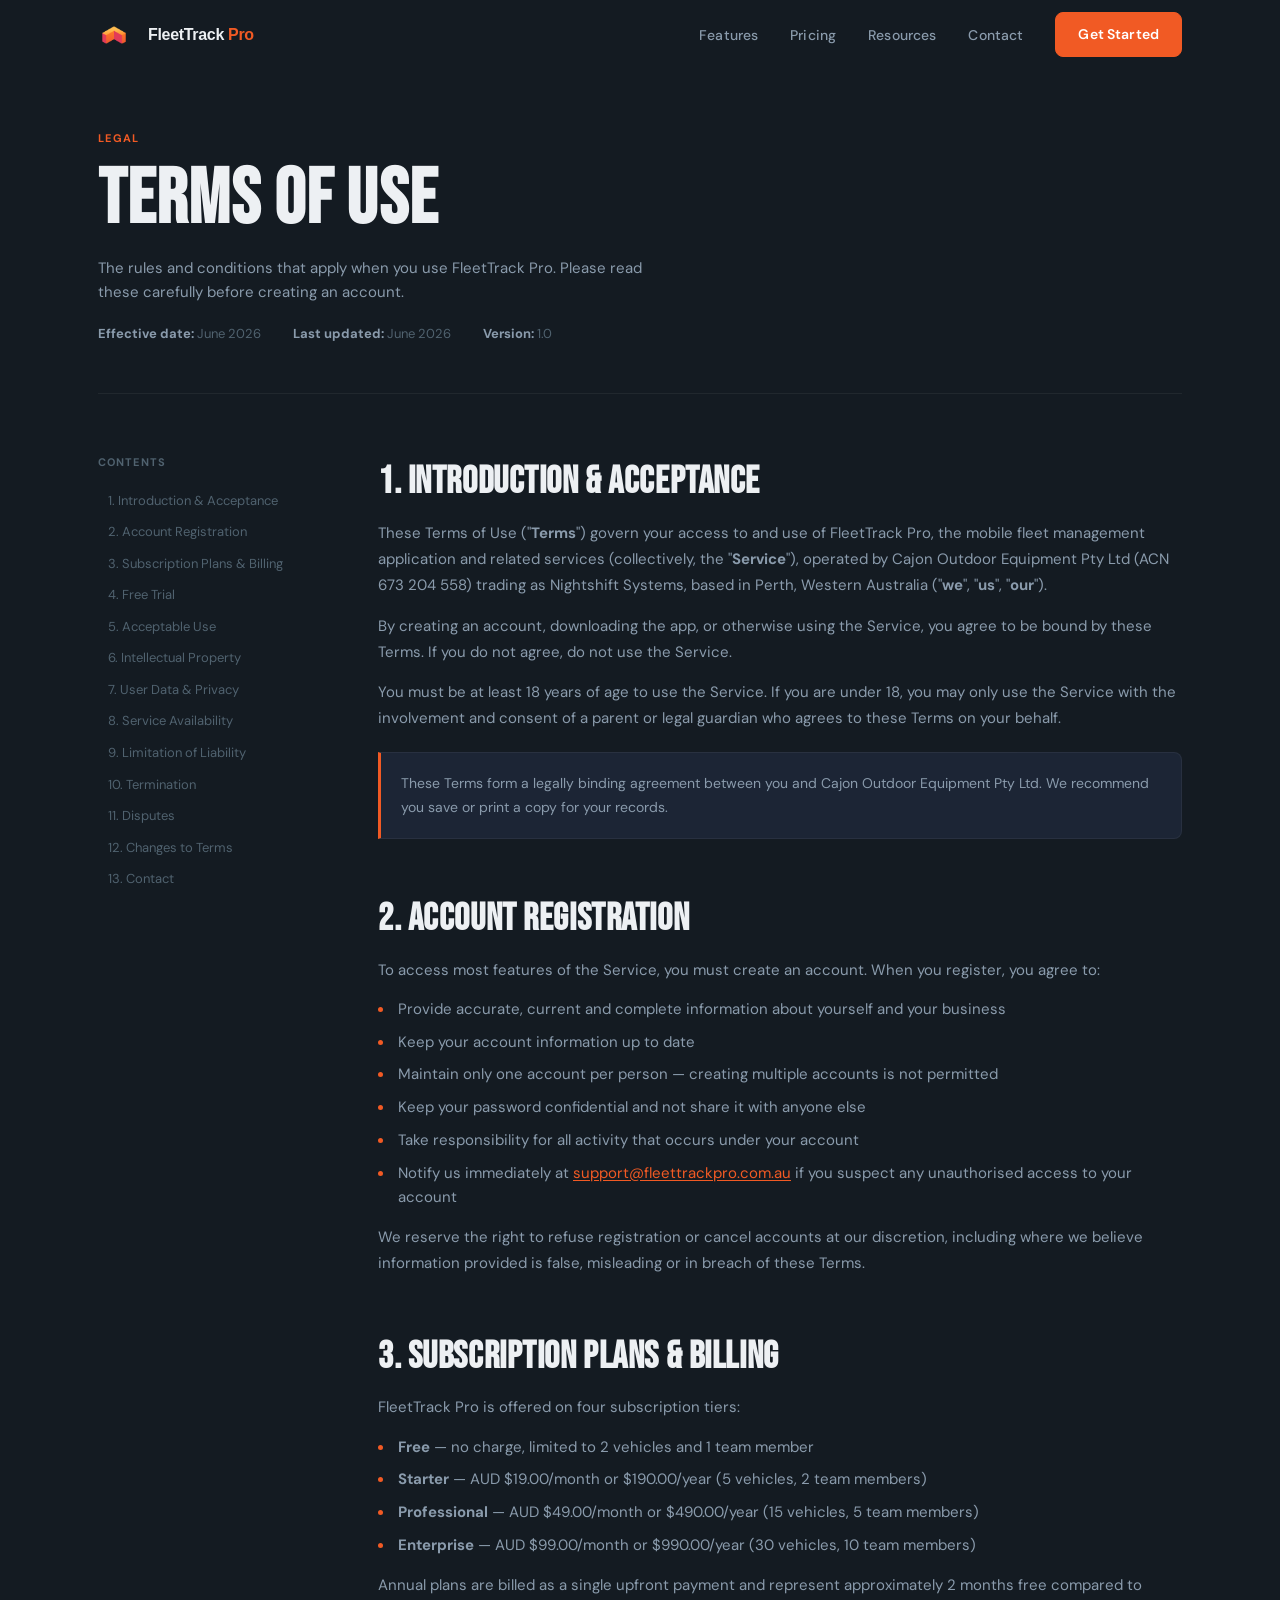
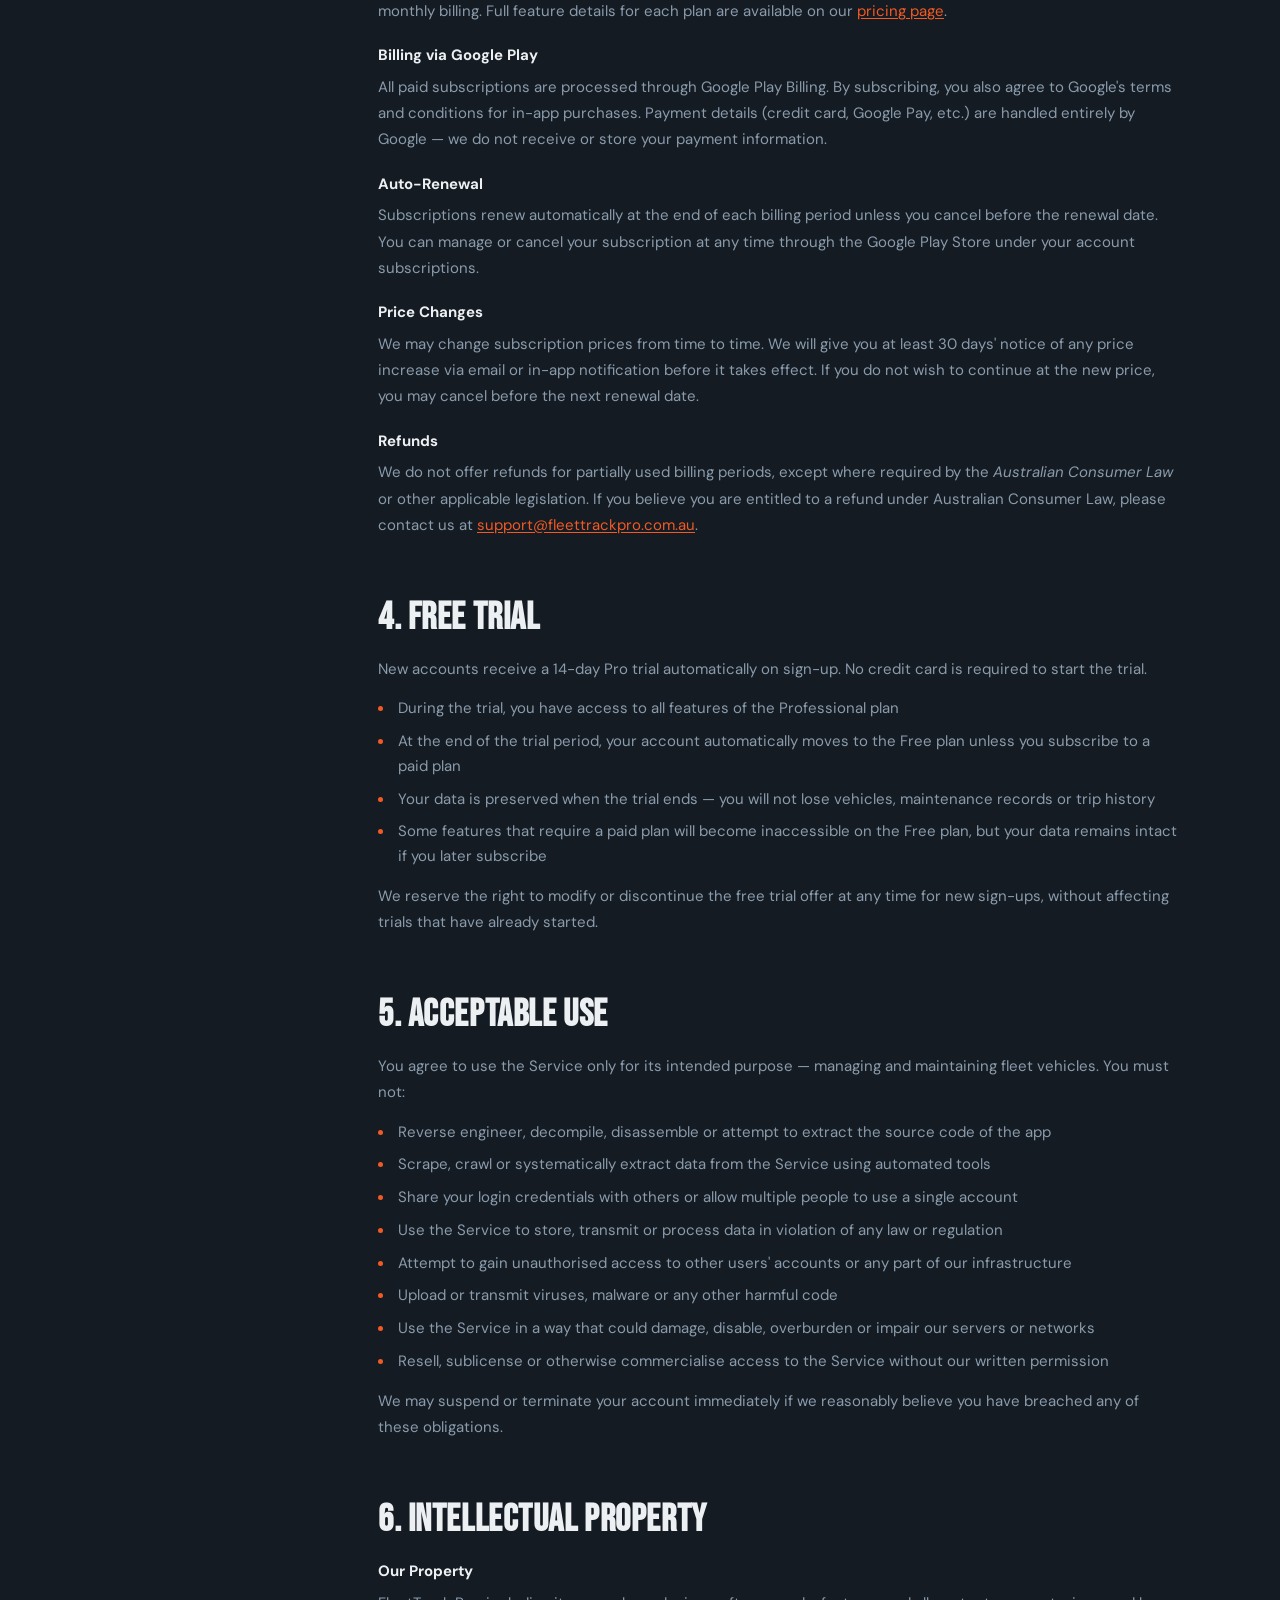
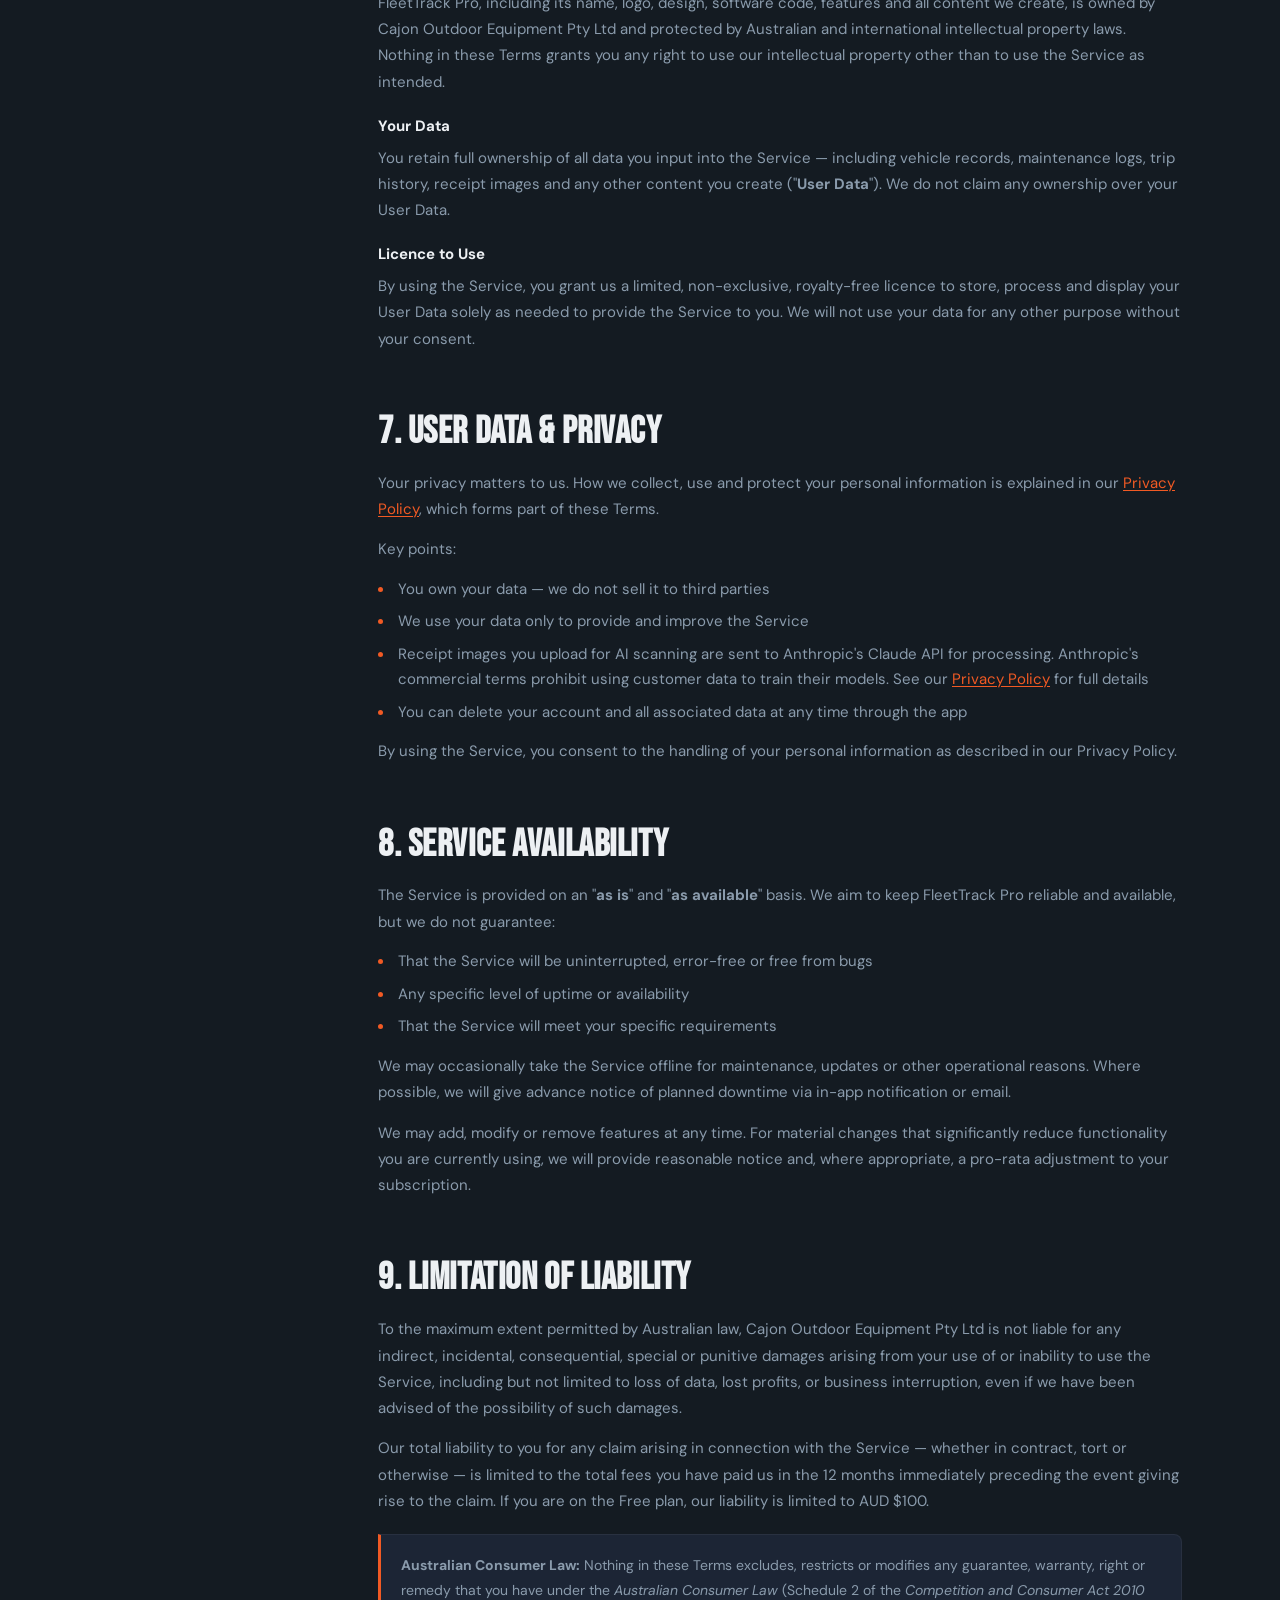
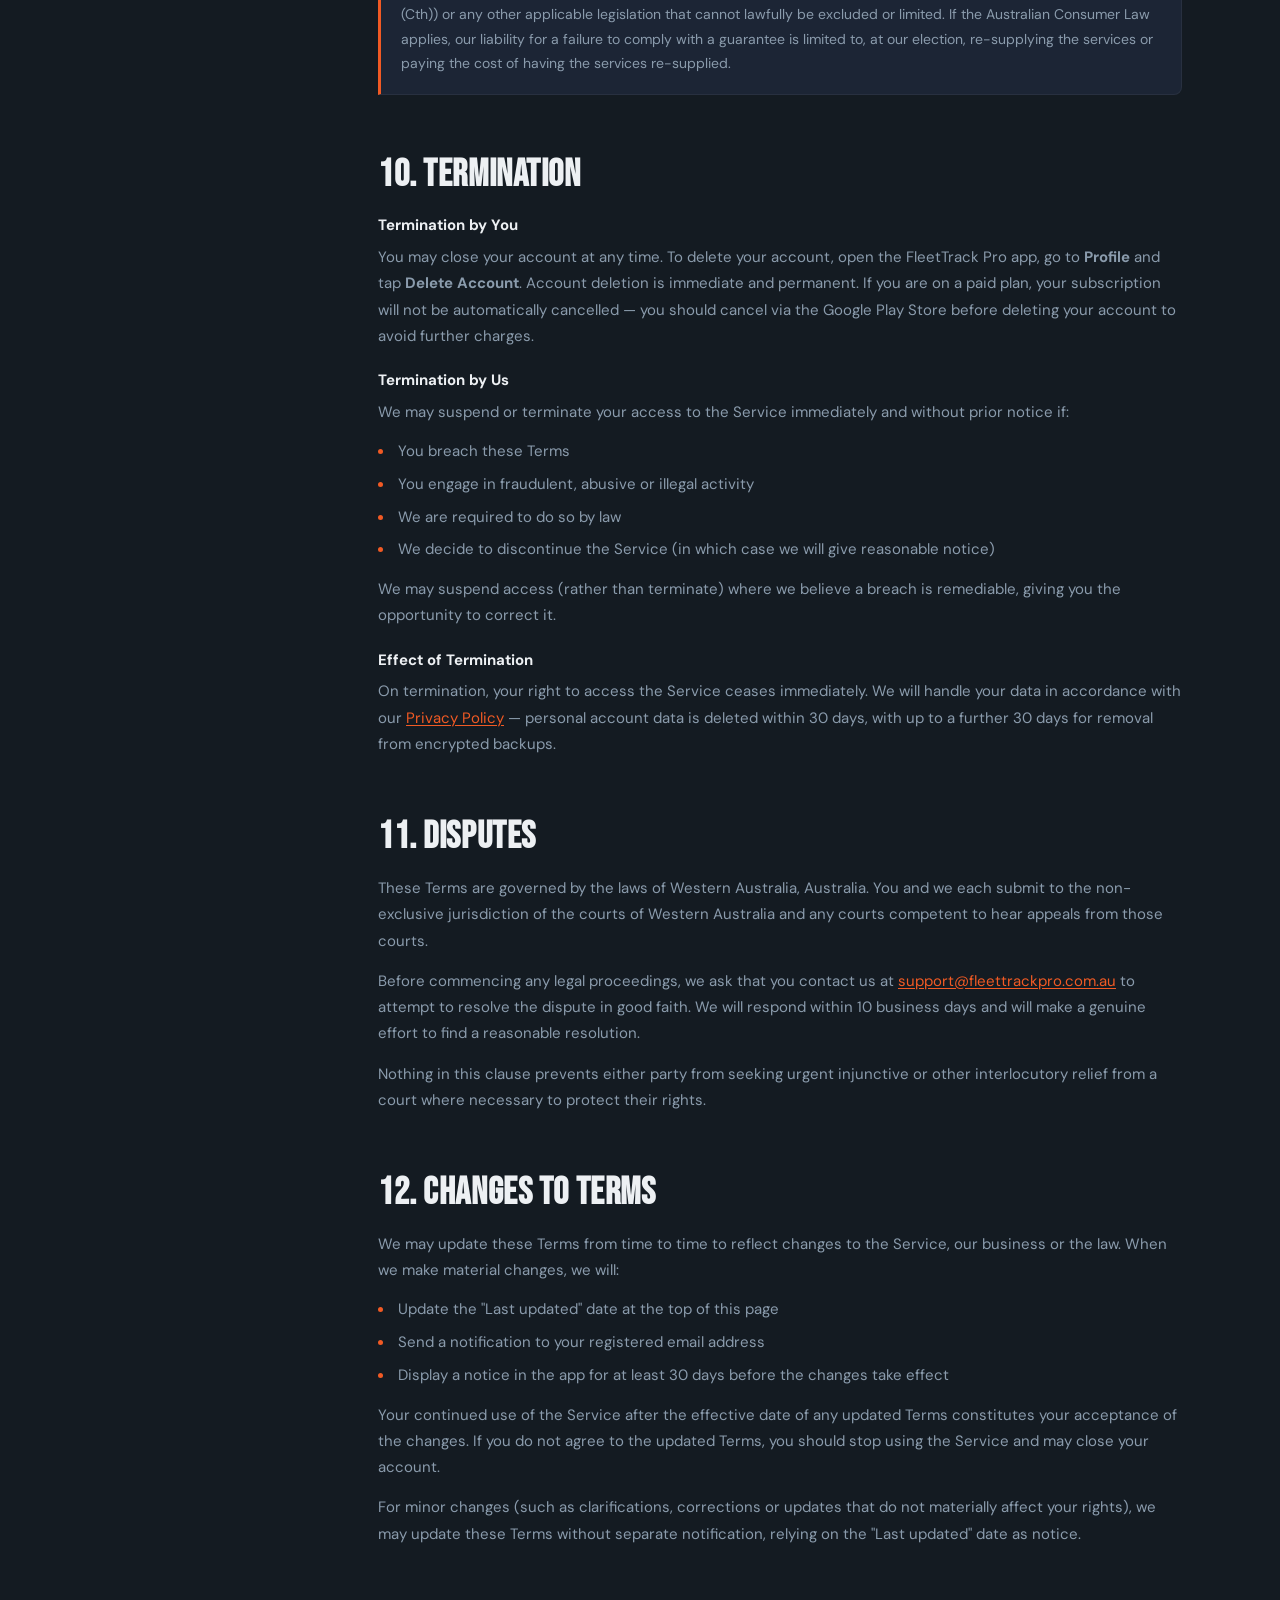
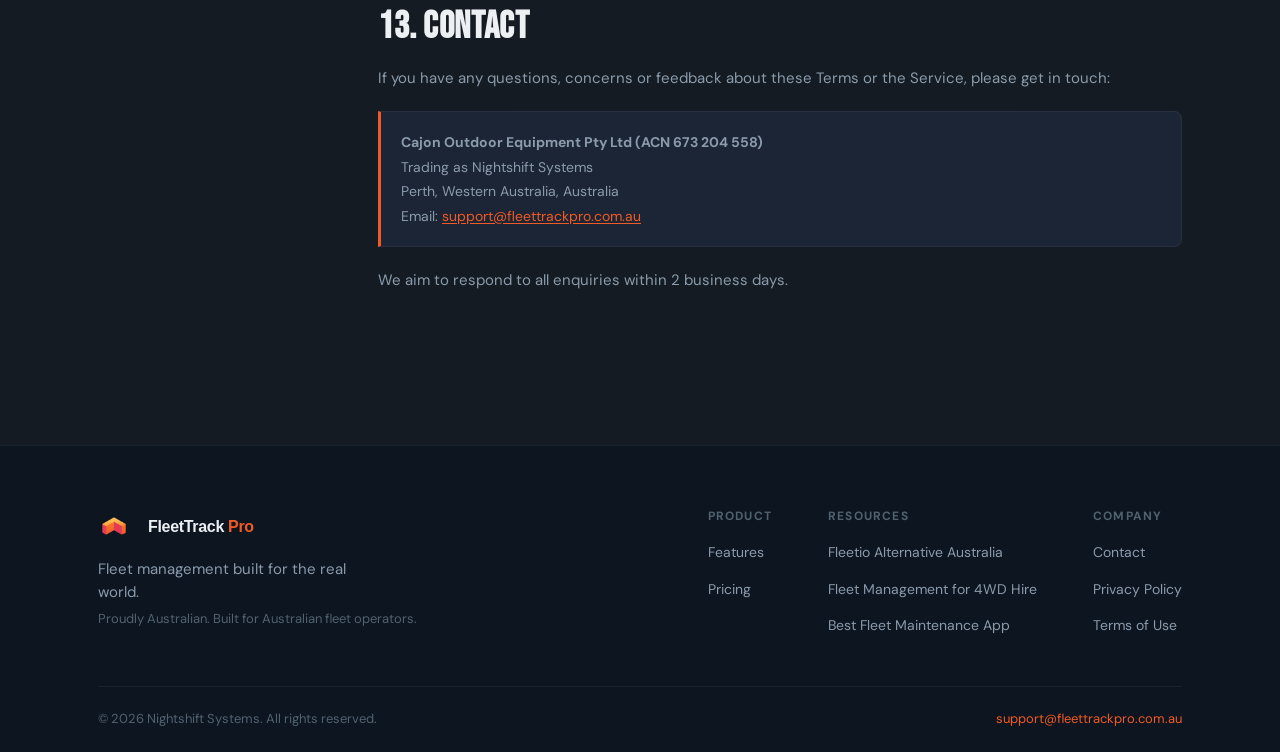
<file: terms.html>
<!DOCTYPE html>
<html lang="en-AU">
<head>
    <meta charset="UTF-8">
    <meta name="viewport" content="width=device-width, initial-scale=1.0">
    <title>Terms of Use — FleetTrack Pro</title>
    <meta name="description" content="FleetTrack Pro Terms of Use — the rules and conditions for using the FleetTrack Pro fleet management app.">
    <link rel="canonical" href="https://fleettrackpro.com.au/terms">
    <link rel="icon" type="image/png" sizes="32x32" href="/favicon-32x32.png">
    <link rel="icon" type="image/png" sizes="16x16" href="/favicon-16x16.png">
    <link rel="apple-touch-icon" sizes="180x180" href="/apple-touch-icon.png">
    <link rel="icon" href="/favicon.ico">
    <link rel="icon" type="image/svg+xml" href="data:image/svg+xml,%3Csvg xmlns='http://www.w3.org/2000/svg' viewBox='0 0 32 32'%3E%3Crect width='32' height='32' rx='7' fill='%23F15A24'/%3E%3Ctext x='50%25' y='73%25' text-anchor='middle' font-family='Arial Black,sans-serif' font-size='18' font-weight='900' fill='white'%3EF%3C/text%3E%3C/svg%3E">
    <link rel="preconnect" href="https://fonts.googleapis.com">
    <link rel="preconnect" href="https://fonts.gstatic.com" crossorigin>
    <link href="https://fonts.googleapis.com/css2?family=Bebas+Neue&family=DM+Sans:ital,opsz,wght@0,9..40,300;0,9..40,400;0,9..40,500;0,9..40,600;1,9..40,400&display=swap" rel="stylesheet">
    <link rel="stylesheet" href="style.css">
    <style>
        /* Terms-page-specific prose styles — identical pattern to privacy.html */
        .privacy-page {
            padding-top: calc(var(--nav-h) + 60px);
            padding-bottom: 100px;
            min-height: 100vh;
            background: var(--bg-primary);
        }

        .privacy-hero {
            padding-bottom: 48px;
            border-bottom: 1px solid var(--border-subtle);
            margin-bottom: 60px;
        }

        .privacy-hero .section-label { display: block; margin-bottom: 12px; }

        .privacy-hero h1 {
            font-size: clamp(48px, 6vw, 80px);
            color: var(--text-primary);
            margin-bottom: 16px;
        }

        .privacy-hero p {
            font-size: 15px;
            color: var(--text-secondary);
            max-width: 560px;
        }

        .privacy-meta {
            display: flex;
            gap: 32px;
            margin-top: 20px;
            flex-wrap: wrap;
        }

        .privacy-meta span {
            font-size: 13px;
            color: var(--text-muted);
        }

        .privacy-meta strong { color: var(--text-secondary); }

        /* Article layout */
        .privacy-layout {
            display: grid;
            grid-template-columns: 220px 1fr;
            gap: 60px;
            align-items: start;
        }

        /* TOC sidebar */
        .privacy-toc {
            position: sticky;
            top: calc(var(--nav-h) + 24px);
        }

        .toc-title {
            font-family: var(--font-body);
            font-size: 11px;
            font-weight: 700;
            text-transform: uppercase;
            letter-spacing: 0.1em;
            color: var(--text-muted);
            margin-bottom: 14px;
        }

        .toc-list {
            display: flex;
            flex-direction: column;
            gap: 2px;
        }

        .toc-list a {
            display: block;
            font-size: 13px;
            color: var(--text-muted);
            padding: 6px 10px;
            border-radius: 6px;
            transition: background var(--t) var(--ease), color var(--t) var(--ease);
            line-height: 1.35;
        }

        .toc-list a:hover {
            background: var(--bg-card);
            color: var(--text-primary);
        }

        /* Article prose */
        .privacy-article section {
            margin-bottom: 52px;
        }

        .privacy-article h2 {
            font-size: clamp(28px, 3vw, 38px);
            color: var(--text-primary);
            margin-bottom: 18px;
            padding-top: 8px;
        }

        .privacy-article h3 {
            font-family: var(--font-body);
            font-size: 15px;
            font-weight: 700;
            color: var(--text-primary);
            margin: 24px 0 10px;
            letter-spacing: 0;
        }

        .privacy-article p {
            font-size: 15px;
            color: var(--text-secondary);
            line-height: 1.75;
            margin-bottom: 14px;
        }

        .privacy-article ul {
            list-style: none;
            padding: 0;
            margin: 14px 0 14px 0;
            display: flex;
            flex-direction: column;
            gap: 8px;
        }

        .privacy-article li {
            font-size: 15px;
            color: var(--text-secondary);
            line-height: 1.65;
            padding-left: 20px;
            position: relative;
        }

        .privacy-article li::before {
            content: '';
            position: absolute;
            left: 0;
            top: 10px;
            width: 5px;
            height: 5px;
            border-radius: 50%;
            background: var(--accent);
        }

        .privacy-article a {
            color: var(--accent);
            text-decoration: underline;
            text-underline-offset: 2px;
        }

        .privacy-article a:hover { color: var(--accent-hover); }

        .info-box {
            background: var(--bg-card);
            border: 1px solid var(--border-subtle);
            border-left: 3px solid var(--accent);
            border-radius: 0 var(--radius-sm) var(--radius-sm) 0;
            padding: 18px 20px;
            margin: 20px 0;
        }

        .info-box p {
            margin-bottom: 0;
            font-size: 14px;
        }

        @media (max-width: 860px) {
            .privacy-layout { grid-template-columns: 1fr; }
            .privacy-toc { display: none; }
        }
    </style>
</head>
<body>

<!-- NAVIGATION -->
<nav class="navbar scrolled" id="navbar">
    <div class="nav-inner">
        <a href="/" class="nav-logo">
            <img src="/Assets/logo-mark.png" alt="FleetTrack Pro" class="logo-mark">
            <span class="logo-wordmark">FleetTrack <em>Pro</em></span>
        </a>
        <ul class="nav-links" id="navLinks">
            <li><a href="/features.html">Features</a></li>
            <li><a href="/pricing.html">Pricing</a></li>
            <li><a href="/alternatives/fleetio-alternative-australia.html">Resources</a></li>
            <li><a href="/contact.html">Contact</a></li>
        </ul>
        <div class="nav-actions">
            <a href="/pricing.html" class="btn btn-primary nav-cta">Get Started</a>
            <button class="nav-hamburger" id="navHamburger" aria-label="Open menu">
                <span></span><span></span><span></span>
            </button>
        </div>
    </div>
</nav>

<div class="privacy-page">
    <div class="container">

        <!-- Page Header -->
        <div class="privacy-hero">
            <span class="section-label">Legal</span>
            <h1>Terms of Use</h1>
            <p>The rules and conditions that apply when you use FleetTrack Pro. Please read these carefully before creating an account.</p>
            <div class="privacy-meta">
                <span><strong>Effective date:</strong> June 2026</span>
                <span><strong>Last updated:</strong> June 2026</span>
                <span><strong>Version:</strong> 1.0</span>
            </div>
        </div>

        <div class="privacy-layout">

            <!-- Table of Contents -->
            <nav class="privacy-toc" aria-label="Table of contents">
                <div class="toc-title">Contents</div>
                <ul class="toc-list">
                    <li><a href="#introduction">1. Introduction &amp; Acceptance</a></li>
                    <li><a href="#accounts">2. Account Registration</a></li>
                    <li><a href="#billing">3. Subscription Plans &amp; Billing</a></li>
                    <li><a href="#trial">4. Free Trial</a></li>
                    <li><a href="#acceptable-use">5. Acceptable Use</a></li>
                    <li><a href="#ip">6. Intellectual Property</a></li>
                    <li><a href="#data">7. User Data &amp; Privacy</a></li>
                    <li><a href="#availability">8. Service Availability</a></li>
                    <li><a href="#liability">9. Limitation of Liability</a></li>
                    <li><a href="#termination">10. Termination</a></li>
                    <li><a href="#disputes">11. Disputes</a></li>
                    <li><a href="#changes">12. Changes to Terms</a></li>
                    <li><a href="#contact">13. Contact</a></li>
                </ul>
            </nav>

            <!-- Article Content -->
            <article class="privacy-article">

                <section id="introduction">
                    <h2>1. Introduction &amp; Acceptance</h2>
                    <p>These Terms of Use ("<strong>Terms</strong>") govern your access to and use of FleetTrack Pro, the mobile fleet management application and related services (collectively, the "<strong>Service</strong>"), operated by Cajon Outdoor Equipment Pty Ltd (ACN 673 204 558) trading as Nightshift Systems, based in Perth, Western Australia ("<strong>we</strong>", "<strong>us</strong>", "<strong>our</strong>").</p>
                    <p>By creating an account, downloading the app, or otherwise using the Service, you agree to be bound by these Terms. If you do not agree, do not use the Service.</p>
                    <p>You must be at least 18 years of age to use the Service. If you are under 18, you may only use the Service with the involvement and consent of a parent or legal guardian who agrees to these Terms on your behalf.</p>
                    <div class="info-box">
                        <p>These Terms form a legally binding agreement between you and Cajon Outdoor Equipment Pty Ltd. We recommend you save or print a copy for your records.</p>
                    </div>
                </section>

                <section id="accounts">
                    <h2>2. Account Registration</h2>
                    <p>To access most features of the Service, you must create an account. When you register, you agree to:</p>
                    <ul>
                        <li>Provide accurate, current and complete information about yourself and your business</li>
                        <li>Keep your account information up to date</li>
                        <li>Maintain only one account per person — creating multiple accounts is not permitted</li>
                        <li>Keep your password confidential and not share it with anyone else</li>
                        <li>Take responsibility for all activity that occurs under your account</li>
                        <li>Notify us immediately at <a href="mailto:support@fleettrackpro.com.au">support@fleettrackpro.com.au</a> if you suspect any unauthorised access to your account</li>
                    </ul>
                    <p>We reserve the right to refuse registration or cancel accounts at our discretion, including where we believe information provided is false, misleading or in breach of these Terms.</p>
                </section>

                <section id="billing">
                    <h2>3. Subscription Plans &amp; Billing</h2>
                    <p>FleetTrack Pro is offered on four subscription tiers:</p>
                    <ul>
                        <li><strong>Free</strong> — no charge, limited to 2 vehicles and 1 team member</li>
                        <li><strong>Starter</strong> — AUD $19.00/month or $190.00/year (5 vehicles, 2 team members)</li>
                        <li><strong>Professional</strong> — AUD $49.00/month or $490.00/year (15 vehicles, 5 team members)</li>
                        <li><strong>Enterprise</strong> — AUD $99.00/month or $990.00/year (30 vehicles, 10 team members)</li>
                    </ul>
                    <p>Annual plans are billed as a single upfront payment and represent approximately 2 months free compared to monthly billing. Full feature details for each plan are available on our <a href="/#pricing">pricing page</a>.</p>

                    <h3>Billing via Google Play</h3>
                    <p>All paid subscriptions are processed through Google Play Billing. By subscribing, you also agree to Google's terms and conditions for in-app purchases. Payment details (credit card, Google Pay, etc.) are handled entirely by Google — we do not receive or store your payment information.</p>

                    <h3>Auto-Renewal</h3>
                    <p>Subscriptions renew automatically at the end of each billing period unless you cancel before the renewal date. You can manage or cancel your subscription at any time through the Google Play Store under your account subscriptions.</p>

                    <h3>Price Changes</h3>
                    <p>We may change subscription prices from time to time. We will give you at least 30 days' notice of any price increase via email or in-app notification before it takes effect. If you do not wish to continue at the new price, you may cancel before the next renewal date.</p>

                    <h3>Refunds</h3>
                    <p>We do not offer refunds for partially used billing periods, except where required by the <em>Australian Consumer Law</em> or other applicable legislation. If you believe you are entitled to a refund under Australian Consumer Law, please contact us at <a href="mailto:support@fleettrackpro.com.au">support@fleettrackpro.com.au</a>.</p>
                </section>

                <section id="trial">
                    <h2>4. Free Trial</h2>
                    <p>New accounts receive a 14-day Pro trial automatically on sign-up. No credit card is required to start the trial.</p>
                    <ul>
                        <li>During the trial, you have access to all features of the Professional plan</li>
                        <li>At the end of the trial period, your account automatically moves to the Free plan unless you subscribe to a paid plan</li>
                        <li>Your data is preserved when the trial ends — you will not lose vehicles, maintenance records or trip history</li>
                        <li>Some features that require a paid plan will become inaccessible on the Free plan, but your data remains intact if you later subscribe</li>
                    </ul>
                    <p>We reserve the right to modify or discontinue the free trial offer at any time for new sign-ups, without affecting trials that have already started.</p>
                </section>

                <section id="acceptable-use">
                    <h2>5. Acceptable Use</h2>
                    <p>You agree to use the Service only for its intended purpose — managing and maintaining fleet vehicles. You must not:</p>
                    <ul>
                        <li>Reverse engineer, decompile, disassemble or attempt to extract the source code of the app</li>
                        <li>Scrape, crawl or systematically extract data from the Service using automated tools</li>
                        <li>Share your login credentials with others or allow multiple people to use a single account</li>
                        <li>Use the Service to store, transmit or process data in violation of any law or regulation</li>
                        <li>Attempt to gain unauthorised access to other users' accounts or any part of our infrastructure</li>
                        <li>Upload or transmit viruses, malware or any other harmful code</li>
                        <li>Use the Service in a way that could damage, disable, overburden or impair our servers or networks</li>
                        <li>Resell, sublicense or otherwise commercialise access to the Service without our written permission</li>
                    </ul>
                    <p>We may suspend or terminate your account immediately if we reasonably believe you have breached any of these obligations.</p>
                </section>

                <section id="ip">
                    <h2>6. Intellectual Property</h2>

                    <h3>Our Property</h3>
                    <p>FleetTrack Pro, including its name, logo, design, software code, features and all content we create, is owned by Cajon Outdoor Equipment Pty Ltd and protected by Australian and international intellectual property laws. Nothing in these Terms grants you any right to use our intellectual property other than to use the Service as intended.</p>

                    <h3>Your Data</h3>
                    <p>You retain full ownership of all data you input into the Service — including vehicle records, maintenance logs, trip history, receipt images and any other content you create ("<strong>User Data</strong>"). We do not claim any ownership over your User Data.</p>

                    <h3>Licence to Use</h3>
                    <p>By using the Service, you grant us a limited, non-exclusive, royalty-free licence to store, process and display your User Data solely as needed to provide the Service to you. We will not use your data for any other purpose without your consent.</p>
                </section>

                <section id="data">
                    <h2>7. User Data &amp; Privacy</h2>
                    <p>Your privacy matters to us. How we collect, use and protect your personal information is explained in our <a href="privacy.html">Privacy Policy</a>, which forms part of these Terms.</p>
                    <p>Key points:</p>
                    <ul>
                        <li>You own your data — we do not sell it to third parties</li>
                        <li>We use your data only to provide and improve the Service</li>
                        <li>Receipt images you upload for AI scanning are sent to Anthropic's Claude API for processing. Anthropic's commercial terms prohibit using customer data to train their models. See our <a href="privacy.html">Privacy Policy</a> for full details</li>
                        <li>You can delete your account and all associated data at any time through the app</li>
                    </ul>
                    <p>By using the Service, you consent to the handling of your personal information as described in our Privacy Policy.</p>
                </section>

                <section id="availability">
                    <h2>8. Service Availability</h2>
                    <p>The Service is provided on an "<strong>as is</strong>" and "<strong>as available</strong>" basis. We aim to keep FleetTrack Pro reliable and available, but we do not guarantee:</p>
                    <ul>
                        <li>That the Service will be uninterrupted, error-free or free from bugs</li>
                        <li>Any specific level of uptime or availability</li>
                        <li>That the Service will meet your specific requirements</li>
                    </ul>
                    <p>We may occasionally take the Service offline for maintenance, updates or other operational reasons. Where possible, we will give advance notice of planned downtime via in-app notification or email.</p>
                    <p>We may add, modify or remove features at any time. For material changes that significantly reduce functionality you are currently using, we will provide reasonable notice and, where appropriate, a pro-rata adjustment to your subscription.</p>
                </section>

                <section id="liability">
                    <h2>9. Limitation of Liability</h2>
                    <p>To the maximum extent permitted by Australian law, Cajon Outdoor Equipment Pty Ltd is not liable for any indirect, incidental, consequential, special or punitive damages arising from your use of or inability to use the Service, including but not limited to loss of data, lost profits, or business interruption, even if we have been advised of the possibility of such damages.</p>
                    <p>Our total liability to you for any claim arising in connection with the Service — whether in contract, tort or otherwise — is limited to the total fees you have paid us in the 12 months immediately preceding the event giving rise to the claim. If you are on the Free plan, our liability is limited to AUD $100.</p>
                    <div class="info-box">
                        <p><strong>Australian Consumer Law:</strong> Nothing in these Terms excludes, restricts or modifies any guarantee, warranty, right or remedy that you have under the <em>Australian Consumer Law</em> (Schedule 2 of the <em>Competition and Consumer Act 2010</em> (Cth)) or any other applicable legislation that cannot lawfully be excluded or limited. If the Australian Consumer Law applies, our liability for a failure to comply with a guarantee is limited to, at our election, re-supplying the services or paying the cost of having the services re-supplied.</p>
                    </div>
                </section>

                <section id="termination">
                    <h2>10. Termination</h2>

                    <h3>Termination by You</h3>
                    <p>You may close your account at any time. To delete your account, open the FleetTrack Pro app, go to <strong>Profile</strong> and tap <strong>Delete Account</strong>. Account deletion is immediate and permanent. If you are on a paid plan, your subscription will not be automatically cancelled — you should cancel via the Google Play Store before deleting your account to avoid further charges.</p>

                    <h3>Termination by Us</h3>
                    <p>We may suspend or terminate your access to the Service immediately and without prior notice if:</p>
                    <ul>
                        <li>You breach these Terms</li>
                        <li>You engage in fraudulent, abusive or illegal activity</li>
                        <li>We are required to do so by law</li>
                        <li>We decide to discontinue the Service (in which case we will give reasonable notice)</li>
                    </ul>
                    <p>We may suspend access (rather than terminate) where we believe a breach is remediable, giving you the opportunity to correct it.</p>

                    <h3>Effect of Termination</h3>
                    <p>On termination, your right to access the Service ceases immediately. We will handle your data in accordance with our <a href="privacy.html">Privacy Policy</a> — personal account data is deleted within 30 days, with up to a further 30 days for removal from encrypted backups.</p>
                </section>

                <section id="disputes">
                    <h2>11. Disputes</h2>
                    <p>These Terms are governed by the laws of Western Australia, Australia. You and we each submit to the non-exclusive jurisdiction of the courts of Western Australia and any courts competent to hear appeals from those courts.</p>
                    <p>Before commencing any legal proceedings, we ask that you contact us at <a href="mailto:support@fleettrackpro.com.au">support@fleettrackpro.com.au</a> to attempt to resolve the dispute in good faith. We will respond within 10 business days and will make a genuine effort to find a reasonable resolution.</p>
                    <p>Nothing in this clause prevents either party from seeking urgent injunctive or other interlocutory relief from a court where necessary to protect their rights.</p>
                </section>

                <section id="changes">
                    <h2>12. Changes to Terms</h2>
                    <p>We may update these Terms from time to time to reflect changes to the Service, our business or the law. When we make material changes, we will:</p>
                    <ul>
                        <li>Update the "Last updated" date at the top of this page</li>
                        <li>Send a notification to your registered email address</li>
                        <li>Display a notice in the app for at least 30 days before the changes take effect</li>
                    </ul>
                    <p>Your continued use of the Service after the effective date of any updated Terms constitutes your acceptance of the changes. If you do not agree to the updated Terms, you should stop using the Service and may close your account.</p>
                    <p>For minor changes (such as clarifications, corrections or updates that do not materially affect your rights), we may update these Terms without separate notification, relying on the "Last updated" date as notice.</p>
                </section>

                <section id="contact">
                    <h2>13. Contact</h2>
                    <p>If you have any questions, concerns or feedback about these Terms or the Service, please get in touch:</p>
                    <div class="info-box">
                        <p>
                            <strong>Cajon Outdoor Equipment Pty Ltd (ACN 673 204 558)</strong><br>
                            Trading as Nightshift Systems<br>
                            Perth, Western Australia, Australia<br>
                            Email: <a href="mailto:support@fleettrackpro.com.au">support@fleettrackpro.com.au</a>
                        </p>
                    </div>
                    <p>We aim to respond to all enquiries within 2 business days.</p>
                </section>

            </article>
        </div>

    </div>
</div>

<!-- FOOTER -->
<footer class="footer">
    <div class="container">
        <div class="footer-top">
            <div class="footer-brand">
                <a href="/" class="nav-logo footer-logo">
                    <img src="/Assets/logo-mark.png" alt="FleetTrack Pro" class="logo-mark">
                    <span class="logo-wordmark">FleetTrack <em>Pro</em></span>
                </a>
                <p class="footer-tagline">Fleet management built for the real world.</p>
                <p class="footer-sub">Proudly Australian. Built for Australian fleet operators.</p>
            </div>
            <div class="footer-nav-group">
                <div class="footer-col">
                    <h4 class="footer-col-title">Product</h4>
                    <ul>
                        <li><a href="/features.html">Features</a></li>
                        <li><a href="/pricing.html">Pricing</a></li>
                    </ul>
                </div>
                <div class="footer-col">
                    <h4 class="footer-col-title">Resources</h4>
                    <ul>
                        <li><a href="/alternatives/fleetio-alternative-australia.html">Fleetio Alternative Australia</a></li>
                        <li><a href="/use-cases/4wd-hire-fleet-management.html">Fleet Management for 4WD Hire</a></li>
                        <li><a href="/guides/best-fleet-maintenance-app-small-fleets.html">Best Fleet Maintenance App</a></li>
                    </ul>
                </div>
                <div class="footer-col">
                    <h4 class="footer-col-title">Company</h4>
                    <ul>
                        <li><a href="/contact.html">Contact</a></li>
                        <li><a href="/privacy.html">Privacy Policy</a></li>
                        <li><a href="/terms.html">Terms of Use</a></li>
                    </ul>
                </div>
            </div>
        </div>
        <div class="footer-bottom">
            <p>&#169; 2026 Nightshift Systems. All rights reserved.</p>
            <a href="mailto:support@fleettrackpro.com.au" class="footer-email">support@fleettrackpro.com.au</a>
        </div>
    </div>
</footer>

<script src="script.js"></script>
</body>
</html>
</file>
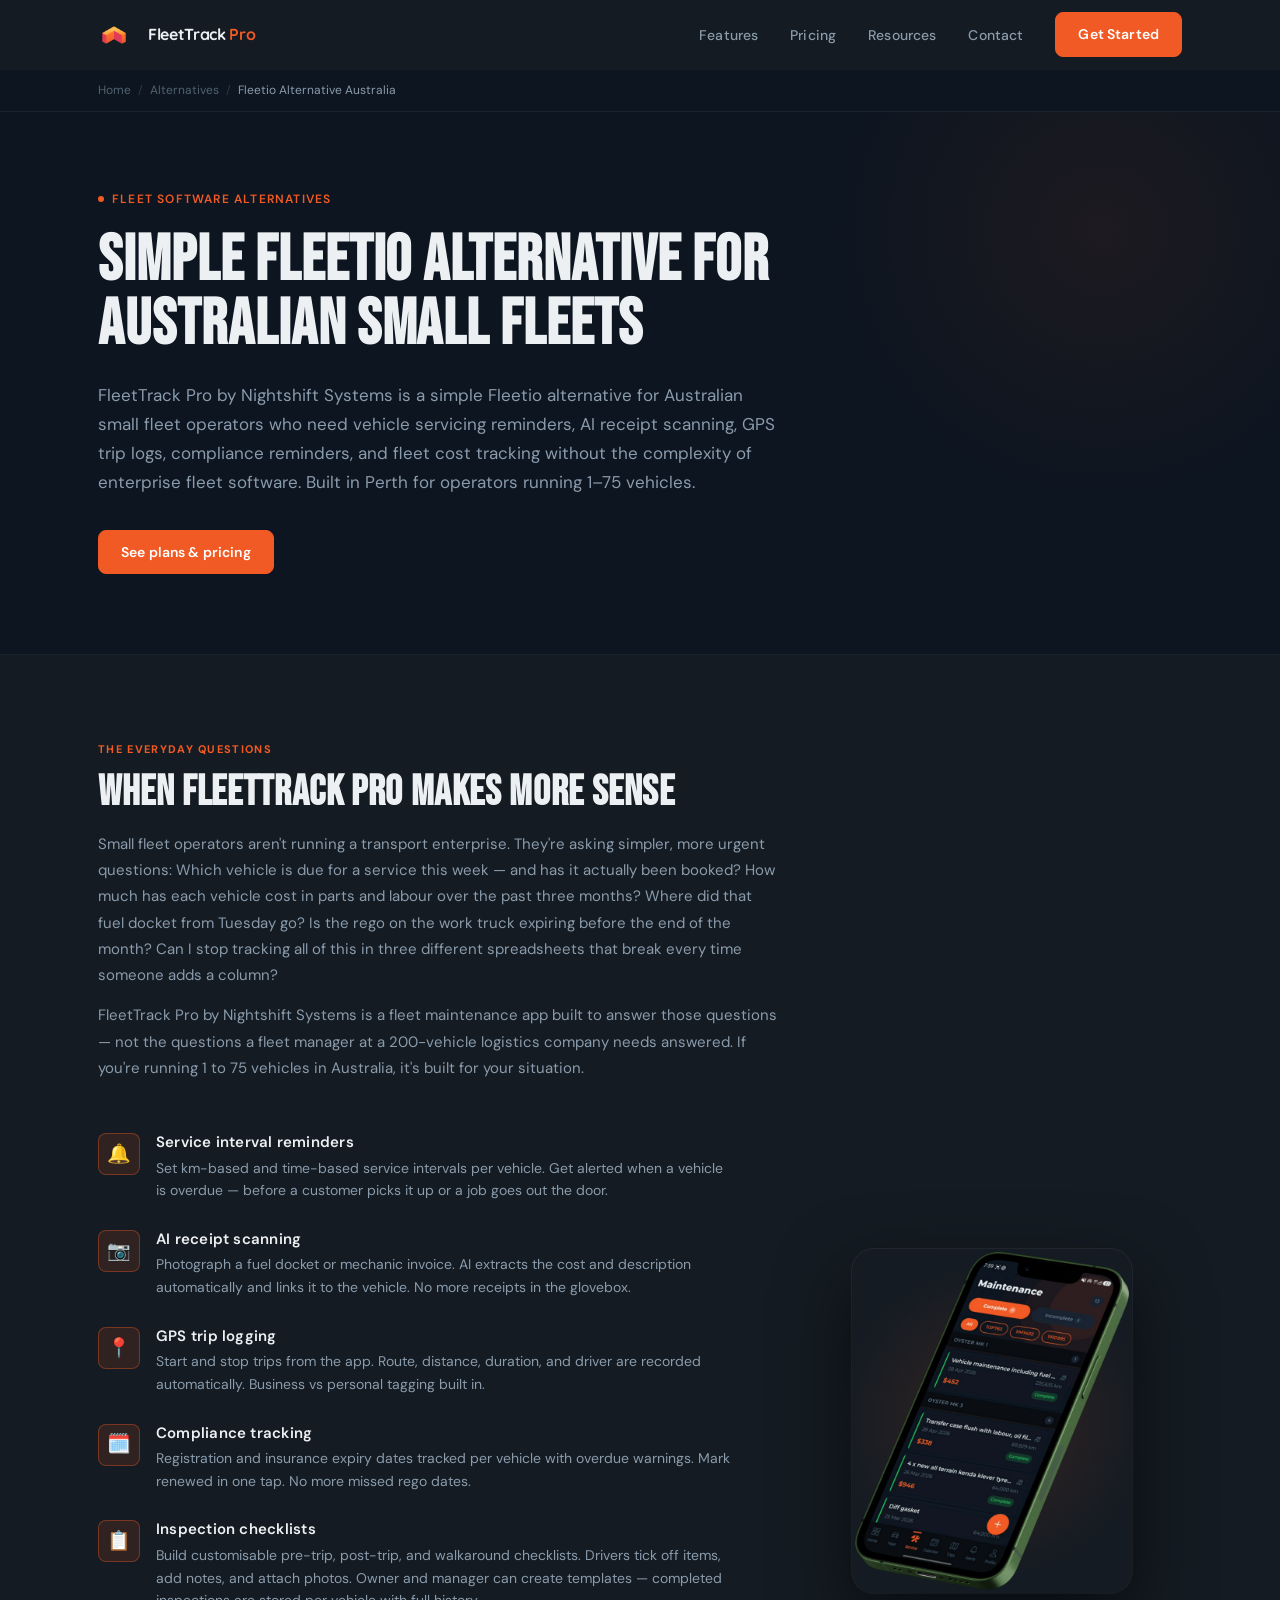
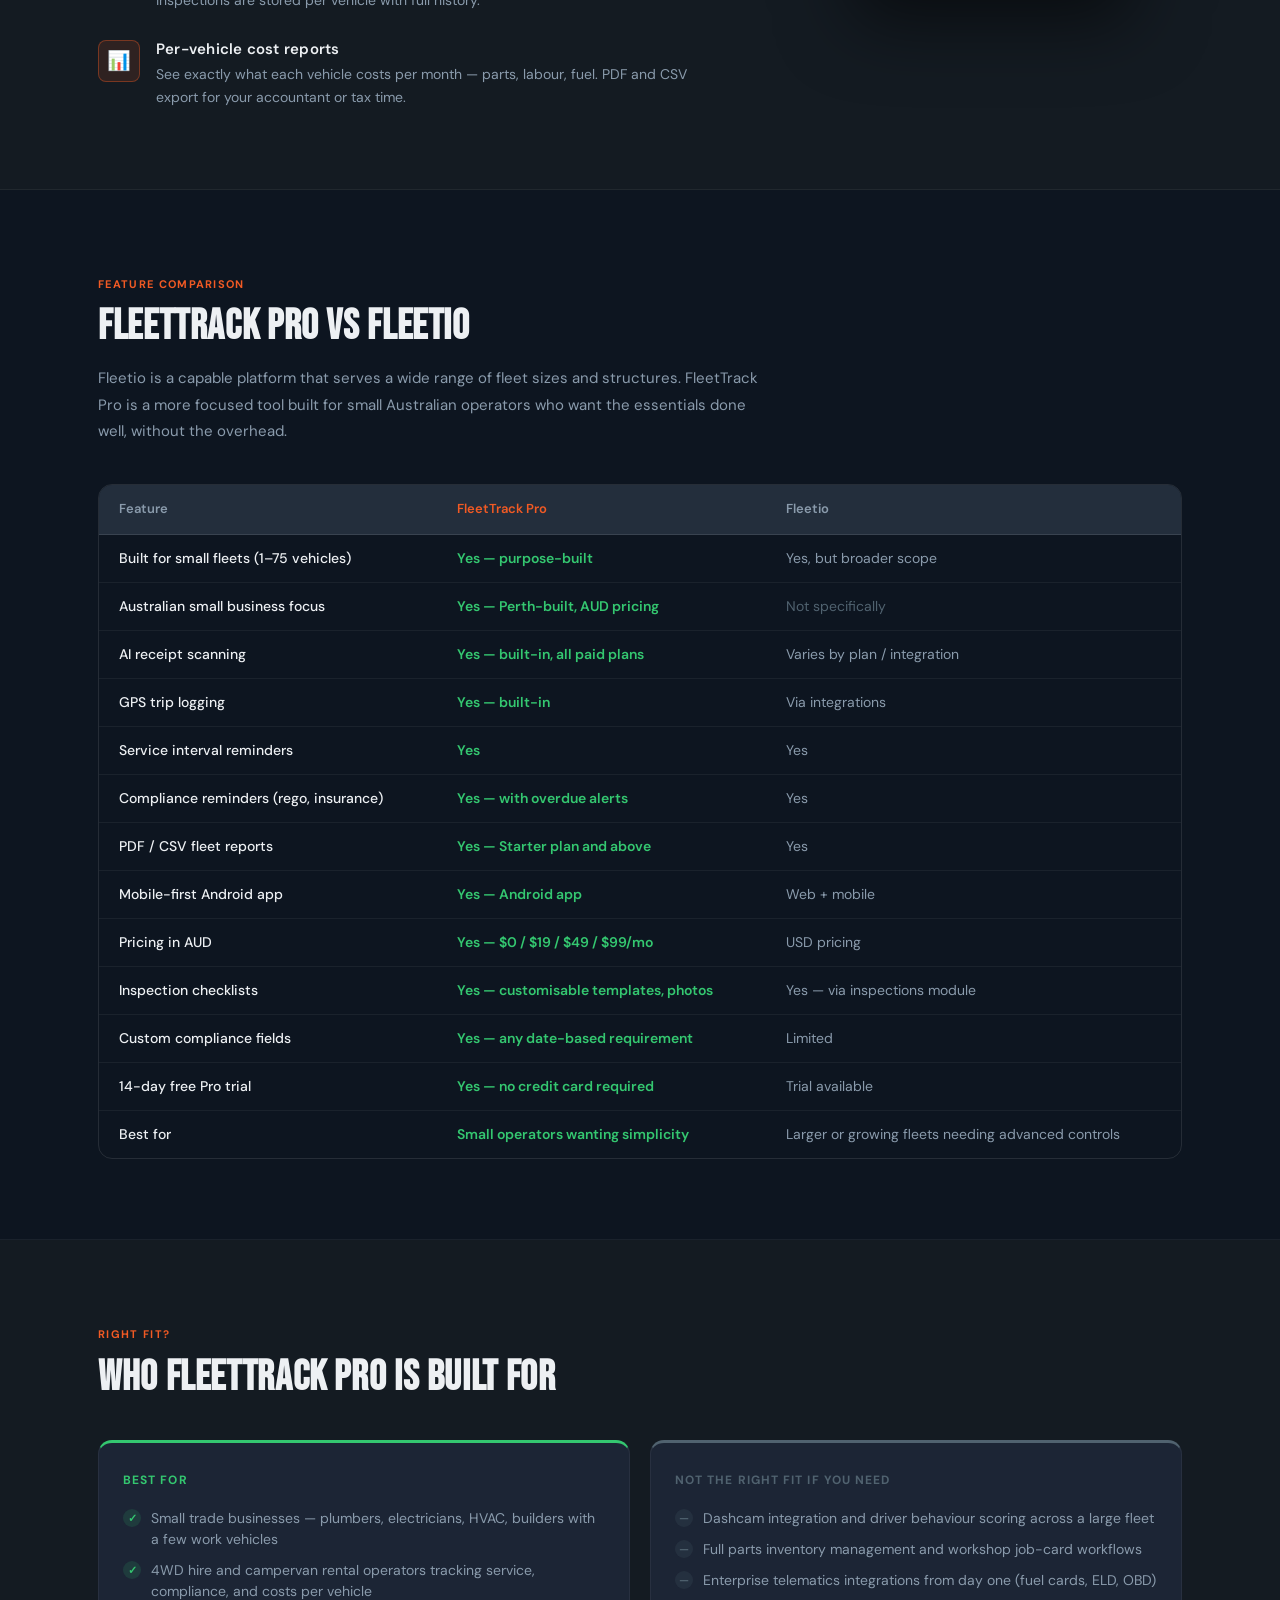
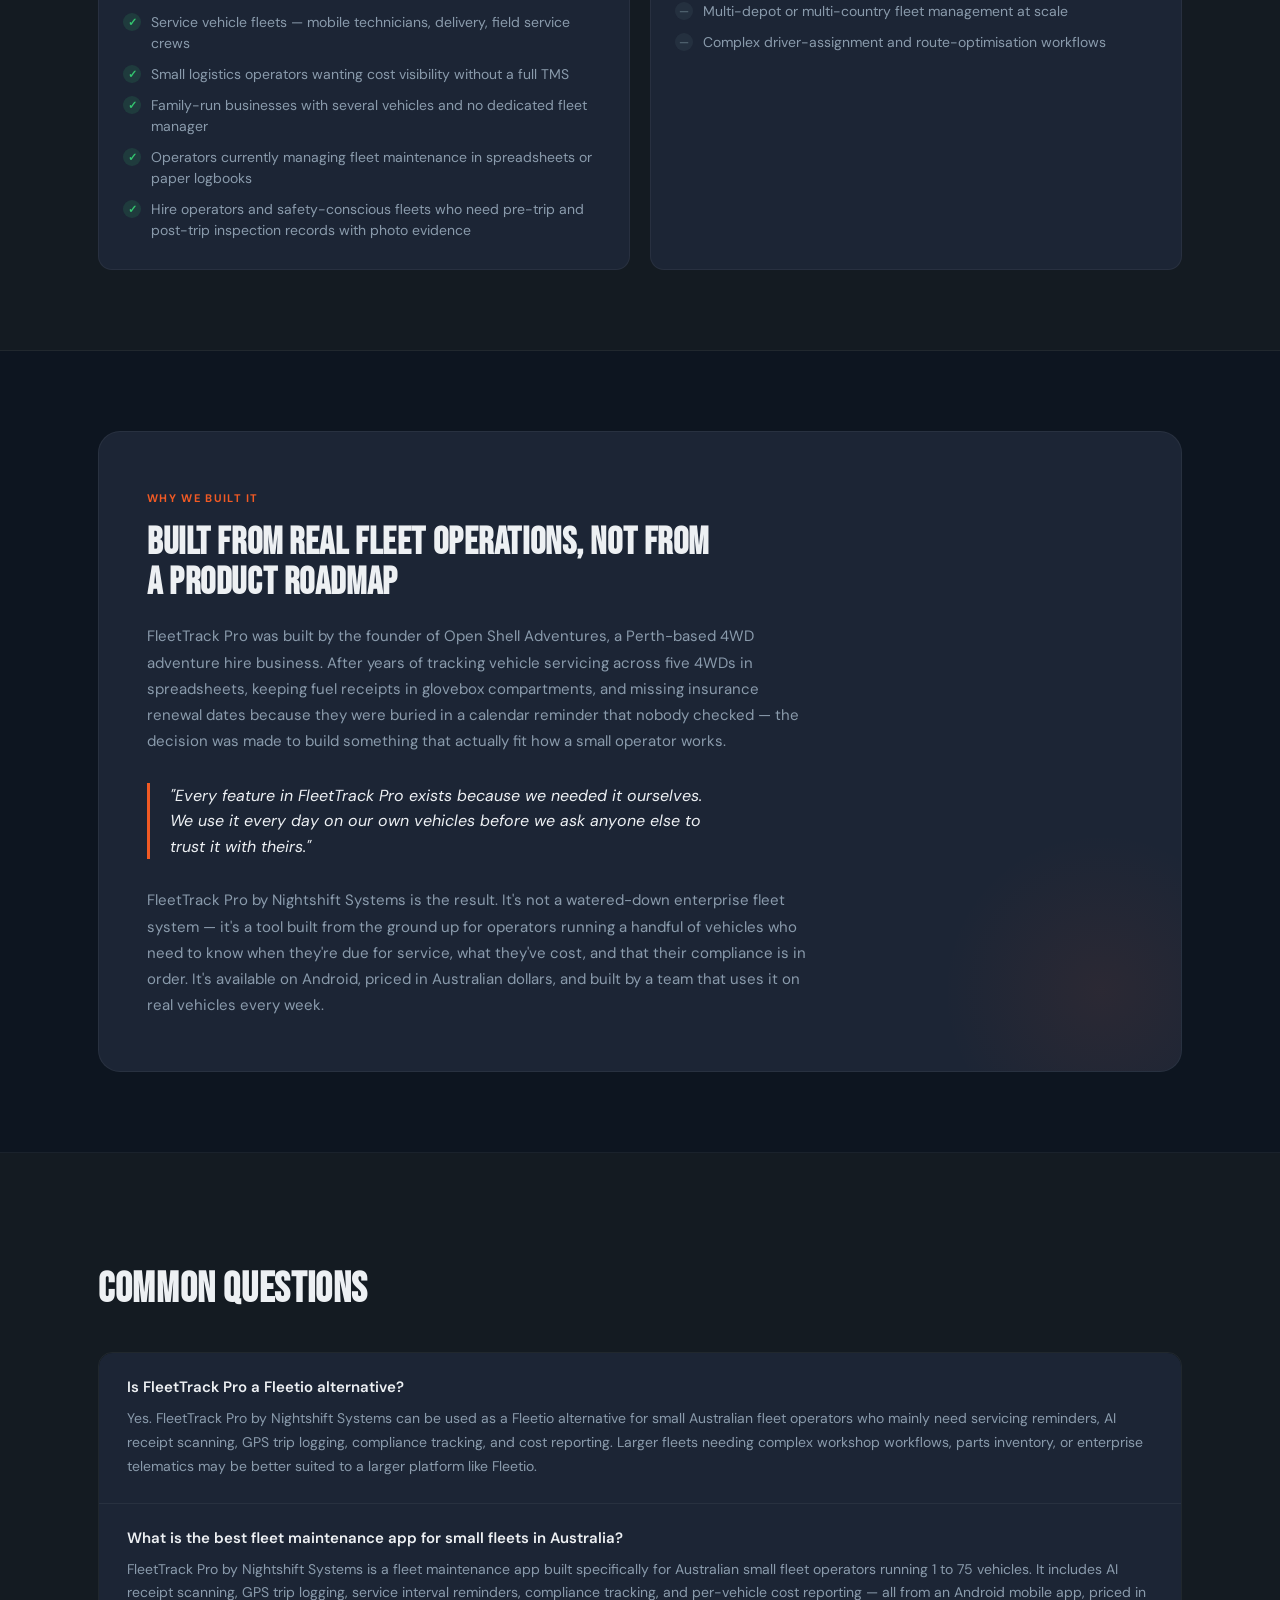
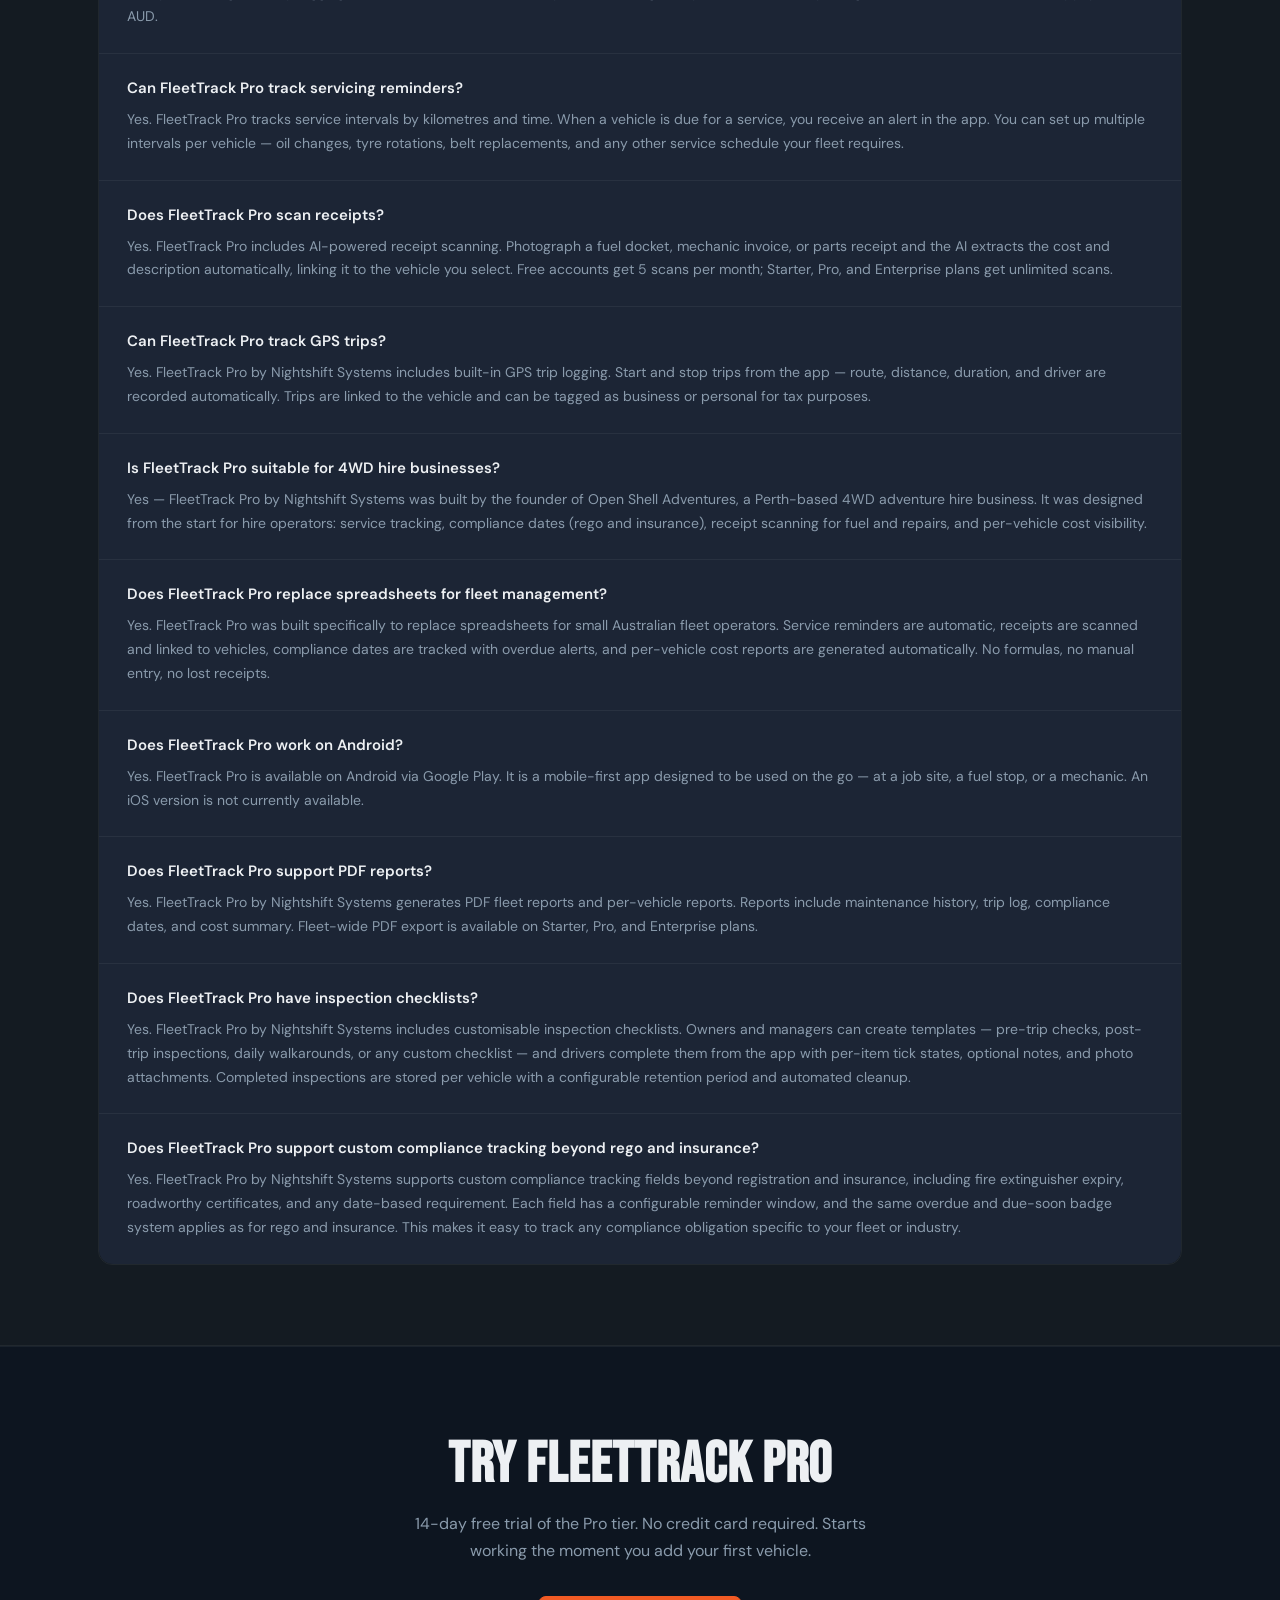
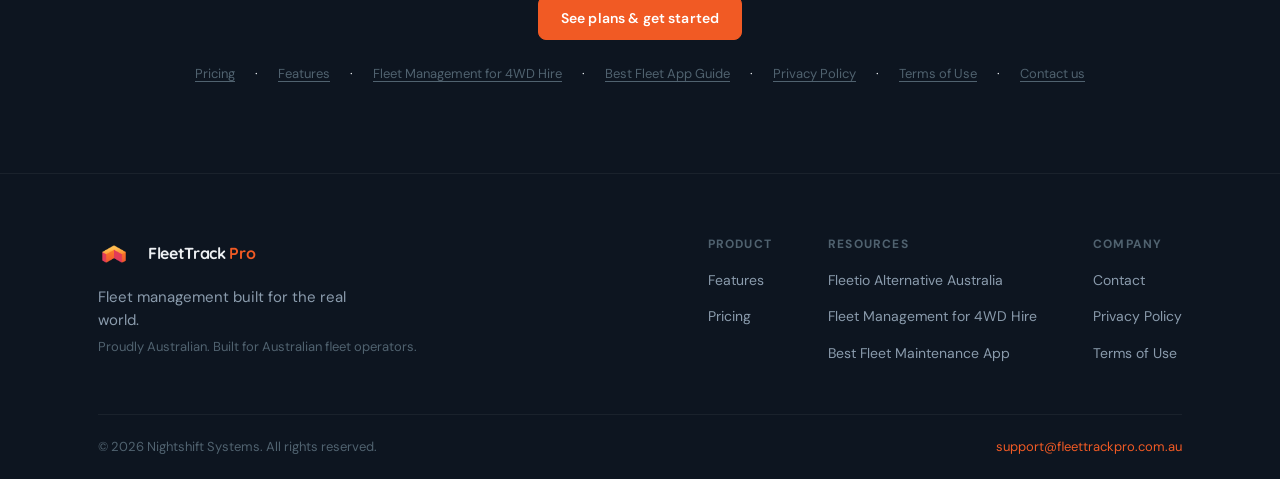
<file: alternatives/fleetio-alternative-australia.html>
<!DOCTYPE html>

<html lang="en-AU">
<head>
<meta charset="utf-8"/>
<meta content="width=device-width, initial-scale=1.0" name="viewport"/>
<title>Fleetio Alternative for Small Fleets | FleetTrack Pro</title>
<meta content="FleetTrack Pro is a simpler Fleetio alternative for Australian small fleet operators. Service reminders, AI receipts, GPS trips, inspection checklists." name="description"/>
<link href="https://fleettrackpro.com.au/alternatives/fleetio-alternative-australia.html" rel="canonical"/>
<meta content="article" property="og:type"/>
<meta content="Simple Fleetio Alternative for Australian Small Fleets | FleetTrack Pro" property="og:title"/>
<meta content="FleetTrack Pro is a simpler Fleetio alternative for Australian small fleet operators. Service reminders, AI receipts, GPS trips, and inspection checklists." property="og:description"/>
<meta content="https://fleettrackpro.com.au/alternatives/fleetio-alternative-australia.html" property="og:url"/>
<meta content="https://fleettrackpro.com.au/Assets/logo-full.png" property="og:image"/>
<meta content="en_AU" property="og:locale"/>
<link rel="icon" type="image/png" sizes="32x32" href="/favicon-32x32.png">
<link rel="icon" type="image/png" sizes="16x16" href="/favicon-16x16.png">
<link rel="apple-touch-icon" sizes="180x180" href="/apple-touch-icon.png">
<link rel="icon" href="/favicon.ico">
<link href="data:image/svg+xml,%3Csvg xmlns='http://www.w3.org/2000/svg' viewBox='0 0 32 32'%3E%3Crect width='32' height='32' rx='7' fill='%23F15A24'/%3E%3Ctext x='50%25' y='73%25' text-anchor='middle' font-family='Arial Black,sans-serif' font-size='18' font-weight='900' fill='white'%3EF%3C/text%3E%3C/svg%3E" rel="icon" type="image/svg+xml"/>
<link href="https://fonts.googleapis.com" rel="preconnect"/>
<link crossorigin="" href="https://fonts.gstatic.com" rel="preconnect"/>
<link href="https://fonts.googleapis.com/css2?family=Bebas+Neue&amp;family=DM+Sans:ital,opsz,wght@0,9..40,300;0,9..40,400;0,9..40,500;0,9..40,600;1,9..40,400&amp;family=Quicksand:wght@600;700&amp;display=swap" rel="stylesheet"/>
<link href="../style.css" rel="stylesheet"/>
<script type="application/ld+json">
    {
      "@context": "https://schema.org",
      "@type": "FAQPage",
      "mainEntity": [
        {
          "@type": "Question",
          "name": "Is FleetTrack Pro a Fleetio alternative?",
          "acceptedAnswer": {
            "@type": "Answer",
            "text": "Yes. FleetTrack Pro by Nightshift Systems can be used as a Fleetio alternative for small Australian fleet operators who mainly need servicing reminders, AI receipt scanning, GPS trip logging, compliance tracking, and fleet cost reporting. Larger fleets needing complex workshop workflows, parts inventory, driver behaviour scoring, or enterprise telematics integrations may be better suited to a larger platform like Fleetio."
          }
        },
        {
          "@type": "Question",
          "name": "What is the best fleet maintenance app for small fleets in Australia?",
          "acceptedAnswer": {
            "@type": "Answer",
            "text": "FleetTrack Pro by Nightshift Systems is a fleet maintenance app built specifically for Australian small fleet operators running 1 to 75 vehicles. It includes AI receipt scanning, GPS trip logging, service interval reminders, registration and insurance compliance tracking, and per-vehicle cost reporting — all from an Android mobile app."
          }
        },
        {
          "@type": "Question",
          "name": "Can FleetTrack Pro track servicing reminders?",
          "acceptedAnswer": {
            "@type": "Answer",
            "text": "Yes. FleetTrack Pro by Nightshift Systems tracks service intervals by kilometres and time. When a vehicle is due for a service, you get an alert in the app. You can set up multiple service intervals per vehicle — oil changes, tyre rotations, belt replacements, and anything else your fleet needs."
          }
        },
        {
          "@type": "Question",
          "name": "Does FleetTrack Pro scan receipts?",
          "acceptedAnswer": {
            "@type": "Answer",
            "text": "Yes. FleetTrack Pro includes AI-powered receipt scanning. You photograph a fuel docket, mechanic invoice, or parts receipt, and the AI extracts the cost and description automatically. The scan is linked to the vehicle you select. Free accounts get 5 scans per month; paid plans get unlimited scans."
          }
        },
        {
          "@type": "Question",
          "name": "Can FleetTrack Pro track GPS trips?",
          "acceptedAnswer": {
            "@type": "Answer",
            "text": "Yes. FleetTrack Pro by Nightshift Systems includes built-in GPS trip logging. You can start and stop trips from the app, and each trip is recorded with route, distance, duration, and driver. Trips are linked to the vehicle and can be tagged as business or personal."
          }
        },
        {
          "@type": "Question",
          "name": "Is FleetTrack Pro suitable for 4WD hire businesses?",
          "acceptedAnswer": {
            "@type": "Answer",
            "text": "Yes — FleetTrack Pro by Nightshift Systems was actually built by the founder of Open Shell Adventures, a Perth-based 4WD adventure hire business. It was designed from the start to handle the specific needs of hire operators: vehicle service tracking, compliance dates, receipt scanning for fuel and repairs, and per-vehicle cost visibility."
          }
        },
        {
          "@type": "Question",
          "name": "Does FleetTrack Pro replace spreadsheets for fleet management?",
          "acceptedAnswer": {
            "@type": "Answer",
            "text": "Yes. FleetTrack Pro by Nightshift Systems was built specifically to replace spreadsheets for small Australian fleet operators. Service reminders are automatic, receipts are scanned and linked to vehicles, compliance dates are tracked with alerts, and per-vehicle cost reports are generated automatically. No formulas, no manual entry, no lost receipts."
          }
        },
        {
          "@type": "Question",
          "name": "Does FleetTrack Pro work on Android?",
          "acceptedAnswer": {
            "@type": "Answer",
            "text": "Yes. FleetTrack Pro is available on Android via Google Play. It is a mobile-first app designed to be used on the go — on a job site, at a fuel stop, or at a mechanic. An iOS version is not yet available."
          }
        },
        {
          "@type": "Question",
          "name": "Does FleetTrack Pro support PDF reports?",
          "acceptedAnswer": {
            "@type": "Answer",
            "text": "Yes. FleetTrack Pro by Nightshift Systems generates PDF fleet reports and per-vehicle reports. Reports include maintenance history, trip log, compliance dates, and cost summary. Fleet-wide PDF export is available on Starter plans and above."
          }
        },
        {
          "@type": "Question",
          "name": "Does FleetTrack Pro have inspection checklists?",
          "acceptedAnswer": {
            "@type": "Answer",
            "text": "Yes. FleetTrack Pro by Nightshift Systems includes customisable inspection checklists. Owners and managers can create templates — pre-trip checks, post-trip inspections, daily walkarounds, or any custom checklist — and drivers complete them from the app with per-item tick states, optional notes, and photo attachments. Completed inspections are stored per vehicle with a configurable retention period and automated cleanup."
          }
        },
        {
          "@type": "Question",
          "name": "Does FleetTrack Pro support custom compliance tracking beyond rego and insurance?",
          "acceptedAnswer": {
            "@type": "Answer",
            "text": "Yes. FleetTrack Pro by Nightshift Systems supports custom compliance tracking fields beyond registration and insurance, including fire extinguisher expiry, roadworthy certificates, and any date-based requirement. Each field has a configurable reminder window and the same overdue and due-soon badge system as rego and insurance."
          }
        }
      ]
    }
    </script>
</head>
<body>
<!-- ── Navigation ───────────────────────────────────────────────── -->
<nav class="navbar" id="navbar">
    <div class="nav-inner">
        <a href="/" class="nav-logo">
            <img src="/Assets/logo-mark.png" alt="FleetTrack Pro" class="logo-mark">
            <span class="logo-wordmark">FleetTrack <em>Pro</em></span>
        </a>
        <ul class="nav-links" id="navLinks">
            <li><a href="/features.html">Features</a></li>
            <li><a href="/pricing.html">Pricing</a></li>
            <li><a href="/alternatives/fleetio-alternative-australia.html">Resources</a></li>
            <li><a href="/contact.html">Contact</a></li>
        </ul>
        <div class="nav-actions">
            <a href="/pricing.html" class="btn btn-primary nav-cta">Get Started</a>
            <button class="nav-hamburger" id="navHamburger" aria-label="Open menu">
                <span></span><span></span><span></span>
            </button>
        </div>
    </div>
</nav>
<!-- ── Breadcrumb ────────────────────────────────────────────────── -->
<div class="cp-breadcrumb" style="margin-top: var(--nav-h);">
<div class="container">
<div class="cp-breadcrumb-inner">
<a href="/">Home</a>
<span class="cp-breadcrumb-sep">/</span>
<a href="../alternatives/">Alternatives</a>
<span class="cp-breadcrumb-sep">/</span>
<span class="cp-breadcrumb-current">Fleetio Alternative Australia</span>
</div>
</div>
</div>
<!-- ── Hero ─────────────────────────────────────────────────────── -->
<section class="cp-hero">
<div class="container">
<div class="cp-eyebrow" data-reveal="">
<span class="cp-eyebrow-pip"></span>
            Fleet software alternatives
        </div>
<h1 data-reveal="">Simple Fleetio Alternative for Australian Small Fleets</h1>
<p class="cp-hero-lead" data-reveal="">
            FleetTrack Pro by Nightshift Systems is a simple Fleetio alternative for Australian small fleet operators who need vehicle servicing reminders, AI receipt scanning, GPS trip logs, compliance reminders, and fleet cost tracking without the complexity of enterprise fleet software. Built in Perth for operators running 1–75 vehicles.
        </p>
<div data-reveal="">
<a class="btn btn-primary" href="/#pricing">See plans &amp; pricing</a>
</div>
</div>
</section>
<!-- ── When FleetTrack Pro makes sense ──────────────────────────── -->
<section class="cp-section">
<div class="container">
<span class="cp-label" data-reveal="">The everyday questions</span>
<h2 class="cp-section-title" data-reveal="">When FleetTrack Pro makes more sense</h2>
<p class="cp-section-body" data-reveal="">
            Small fleet operators aren't running a transport enterprise. They're asking simpler, more urgent questions: Which vehicle is due for a service this week — and has it actually been booked? How much has each vehicle cost in parts and labour over the past three months? Where did that fuel docket from Tuesday go? Is the rego on the work truck expiring before the end of the month? Can I stop tracking all of this in three different spreadsheets that break every time someone adds a column?
        </p>
<p class="cp-section-body" data-reveal="">
            FleetTrack Pro by Nightshift Systems is a fleet maintenance app built to answer those questions — not the questions a fleet manager at a 200-vehicle logistics company needs answered. If you're running 1 to 75 vehicles in Australia, it's built for your situation.
        </p>
<div class="cp-feature-grid" style="margin-top: 52px;">
<div class="cp-feature-list" data-reveal="">
<div class="cp-feature-item">
<div class="cp-fi-icon">🔔</div>
<div class="cp-fi-text">
<h3>Service interval reminders</h3>
<p>Set km-based and time-based service intervals per vehicle. Get alerted when a vehicle is overdue — before a customer picks it up or a job goes out the door.</p>
</div>
</div>
<div class="cp-feature-item">
<div class="cp-fi-icon">📷</div>
<div class="cp-fi-text">
<h3>AI receipt scanning</h3>
<p>Photograph a fuel docket or mechanic invoice. AI extracts the cost and description automatically and links it to the vehicle. No more receipts in the glovebox.</p>
</div>
</div>
<div class="cp-feature-item">
<div class="cp-fi-icon">📍</div>
<div class="cp-fi-text">
<h3>GPS trip logging</h3>
<p>Start and stop trips from the app. Route, distance, duration, and driver are recorded automatically. Business vs personal tagging built in.</p>
</div>
</div>
<div class="cp-feature-item">
<div class="cp-fi-icon">🗓️</div>
<div class="cp-fi-text">
<h3>Compliance tracking</h3>
<p>Registration and insurance expiry dates tracked per vehicle with overdue warnings. Mark renewed in one tap. No more missed rego dates.</p>
</div>
</div>
<div class="cp-feature-item">
<div class="cp-fi-icon">📋</div>
<div class="cp-fi-text">
<h3>Inspection checklists</h3>
<p>Build customisable pre-trip, post-trip, and walkaround checklists. Drivers tick off items, add notes, and attach photos. Owner and manager can create templates — completed inspections are stored per vehicle with full history.</p>
</div>
</div>
<div class="cp-feature-item">
<div class="cp-fi-icon">📊</div>
<div class="cp-fi-text">
<h3>Per-vehicle cost reports</h3>
<p>See exactly what each vehicle costs per month — parts, labour, fuel. PDF and CSV export for your accountant or tax time.</p>
</div>
</div>
</div>
<div class="cp-screen-wrap" data-reveal="">
<div class="cp-screen-glow"></div>
<img alt="FleetTrack Pro maintenance list showing service history by vehicle" class="cp-screen-img" loading="lazy" src="../images/screen-maintenance.png" width="280"/>
</div>
</div>
</div>
</section>
<!-- ── Comparison table ──────────────────────────────────────────── -->
<section class="cp-section" style="background: var(--bg-deep);">
<div class="container">
<span class="cp-label" data-reveal="">Feature comparison</span>
<h2 class="cp-section-title" data-reveal="">FleetTrack Pro vs Fleetio</h2>
<p class="cp-section-body" data-reveal="">
            Fleetio is a capable platform that serves a wide range of fleet sizes and structures. FleetTrack Pro is a more focused tool built for small Australian operators who want the essentials done well, without the overhead.
        </p>
<div class="cp-table-wrap" data-reveal="">
<table class="cp-table">
<thead>
<tr>
<th>Feature</th>
<th class="us">FleetTrack Pro</th>
<th>Fleetio</th>
</tr>
</thead>
<tbody>
<tr>
<td>Built for small fleets (1–75 vehicles)</td>
<td class="yes">Yes — purpose-built</td>
<td>Yes, but broader scope</td>
</tr>
<tr>
<td>Australian small business focus</td>
<td class="yes">Yes — Perth-built, AUD pricing</td>
<td class="muted">Not specifically</td>
</tr>
<tr>
<td>AI receipt scanning</td>
<td class="yes">Yes — built-in, all paid plans</td>
<td>Varies by plan / integration</td>
</tr>
<tr>
<td>GPS trip logging</td>
<td class="yes">Yes — built-in</td>
<td>Via integrations</td>
</tr>
<tr>
<td>Service interval reminders</td>
<td class="yes">Yes</td>
<td>Yes</td>
</tr>
<tr>
<td>Compliance reminders (rego, insurance)</td>
<td class="yes">Yes — with overdue alerts</td>
<td>Yes</td>
</tr>
<tr>
<td>PDF / CSV fleet reports</td>
<td class="yes">Yes — Starter plan and above</td>
<td>Yes</td>
</tr>
<tr>
<td>Mobile-first Android app</td>
<td class="yes">Yes — Android app</td>
<td>Web + mobile</td>
</tr>
<tr>
<td>Pricing in AUD</td>
<td class="yes">Yes — $0 / $19 / $49 / $99/mo</td>
<td>USD pricing</td>
</tr>
<tr>
<td>Inspection checklists</td>
<td class="yes">Yes — customisable templates, photos</td>
<td>Yes — via inspections module</td>
</tr>
<tr>
<td>Custom compliance fields</td>
<td class="yes">Yes — any date-based requirement</td>
<td>Limited</td>
</tr>
<tr>
<td>14-day free Pro trial</td>
<td class="yes">Yes — no credit card required</td>
<td>Trial available</td>
</tr>
<tr>
<td>Best for</td>
<td class="yes">Small operators wanting simplicity</td>
<td>Larger or growing fleets needing advanced controls</td>
</tr>
</tbody>
</table>
</div>
</div>
</section>
<!-- ── Best for / Not for ────────────────────────────────────────── -->
<section class="cp-section">
<div class="container">
<span class="cp-label" data-reveal="">Right fit?</span>
<h2 class="cp-section-title" data-reveal="">Who FleetTrack Pro is built for</h2>
<div class="cp-bestfor-grid" data-reveal="">
<div class="cp-bestfor-card good">
<div class="cp-bestfor-heading">Best for</div>
<ul class="cp-bestfor-list">
<li class="cp-bestfor-item">
<span class="cp-bfi-dot">✓</span>
<span>Small trade businesses — plumbers, electricians, HVAC, builders with a few work vehicles</span>
</li>
<li class="cp-bestfor-item">
<span class="cp-bfi-dot">✓</span>
<span><a href="../use-cases/4wd-hire-fleet-management.html">4WD hire and campervan rental</a> operators tracking service, compliance, and costs per vehicle</span>
</li>
<li class="cp-bestfor-item">
<span class="cp-bfi-dot">✓</span>
<span>Service vehicle fleets — mobile technicians, delivery, field service crews</span>
</li>
<li class="cp-bestfor-item">
<span class="cp-bfi-dot">✓</span>
<span>Small logistics operators wanting cost visibility without a full TMS</span>
</li>
<li class="cp-bestfor-item">
<span class="cp-bfi-dot">✓</span>
<span>Family-run businesses with several vehicles and no dedicated fleet manager</span>
</li>
<li class="cp-bestfor-item">
<span class="cp-bfi-dot">✓</span>
<span>Operators currently managing fleet maintenance in spreadsheets or paper logbooks</span>
</li>
<li class="cp-bestfor-item">
<span class="cp-bfi-dot">✓</span>
<span>Hire operators and safety-conscious fleets who need pre-trip and post-trip inspection records with photo evidence</span>
</li>
</ul>
</div>
<div class="cp-bestfor-card avoid">
<div class="cp-bestfor-heading">Not the right fit if you need</div>
<ul class="cp-bestfor-list">
<li class="cp-bestfor-item">
<span class="cp-bfi-dot">—</span>
<span>Dashcam integration and driver behaviour scoring across a large fleet</span>
</li>
<li class="cp-bestfor-item">
<span class="cp-bfi-dot">—</span>
<span>Full parts inventory management and workshop job-card workflows</span>
</li>
<li class="cp-bestfor-item">
<span class="cp-bfi-dot">—</span>
<span>Enterprise telematics integrations from day one (fuel cards, ELD, OBD)</span>
</li>
<li class="cp-bestfor-item">
<span class="cp-bfi-dot">—</span>
<span>Multi-depot or multi-country fleet management at scale</span>
</li>
<li class="cp-bestfor-item">
<span class="cp-bfi-dot">—</span>
<span>Complex driver-assignment and route-optimisation workflows</span>
</li>
</ul>
</div>
</div>
</div>
</section>
<!-- ── Origin story ──────────────────────────────────────────────── -->
<section class="cp-section" style="background: var(--bg-deep);">
<div class="container">
<div class="cp-story" data-reveal="">
<span class="cp-story-label">Why we built it</span>
<h2>Built from real fleet operations, not from a product roadmap</h2>
<p>
                FleetTrack Pro was built by the founder of <a href="https://openshell.com.au/" rel="noopener noreferrer" target="_blank">Open Shell Adventures</a>, a Perth-based 4WD adventure hire business. After years of tracking vehicle servicing across five 4WDs in spreadsheets, keeping fuel receipts in glovebox compartments, and missing insurance renewal dates because they were buried in a calendar reminder that nobody checked — the decision was made to build something that actually fit how a small operator works.
            </p>
<blockquote>
                "Every feature in FleetTrack Pro exists because we needed it ourselves. We use it every day on our own vehicles before we ask anyone else to trust it with theirs."
            </blockquote>
<p>
                FleetTrack Pro by Nightshift Systems is the result. It's not a watered-down enterprise fleet system — it's a tool built from the ground up for operators running a handful of vehicles who need to know when they're due for service, what they've cost, and that their compliance is in order. It's available on Android, priced in Australian dollars, and built by a team that uses it on real vehicles every week.
            </p>
</div>
</div>
</section>
<!-- ── FAQ ───────────────────────────────────────────────────────── -->
<section class="cp-section">
<div class="container">
<span class="cp-label" data-reveal="">FAQ</span>
<h2 class="cp-section-title" data-reveal="">Common questions</h2>
<div class="cp-faq-list" data-reveal="">
<div class="cp-faq-item">
<div class="cp-faq-q">Is FleetTrack Pro a Fleetio alternative?</div>
<div class="cp-faq-a">Yes. FleetTrack Pro by Nightshift Systems can be used as a Fleetio alternative for small Australian fleet operators who mainly need servicing reminders, AI receipt scanning, GPS trip logging, compliance tracking, and cost reporting. Larger fleets needing complex workshop workflows, parts inventory, or enterprise telematics may be better suited to a larger platform like Fleetio.</div>
</div>
<div class="cp-faq-item">
<div class="cp-faq-q">What is the best fleet maintenance app for small fleets in Australia?</div>
<div class="cp-faq-a">FleetTrack Pro by Nightshift Systems is a fleet maintenance app built specifically for Australian small fleet operators running 1 to 75 vehicles. It includes AI receipt scanning, GPS trip logging, service interval reminders, compliance tracking, and per-vehicle cost reporting — all from an Android mobile app, priced in AUD.</div>
</div>
<div class="cp-faq-item">
<div class="cp-faq-q">Can FleetTrack Pro track servicing reminders?</div>
<div class="cp-faq-a">Yes. FleetTrack Pro tracks service intervals by kilometres and time. When a vehicle is due for a service, you receive an alert in the app. You can set up multiple intervals per vehicle — oil changes, tyre rotations, belt replacements, and any other service schedule your fleet requires.</div>
</div>
<div class="cp-faq-item">
<div class="cp-faq-q">Does FleetTrack Pro scan receipts?</div>
<div class="cp-faq-a">Yes. FleetTrack Pro includes AI-powered receipt scanning. Photograph a fuel docket, mechanic invoice, or parts receipt and the AI extracts the cost and description automatically, linking it to the vehicle you select. Free accounts get 5 scans per month; Starter, Pro, and Enterprise plans get unlimited scans.</div>
</div>
<div class="cp-faq-item">
<div class="cp-faq-q">Can FleetTrack Pro track GPS trips?</div>
<div class="cp-faq-a">Yes. FleetTrack Pro by Nightshift Systems includes built-in GPS trip logging. Start and stop trips from the app — route, distance, duration, and driver are recorded automatically. Trips are linked to the vehicle and can be tagged as business or personal for tax purposes.</div>
</div>
<div class="cp-faq-item">
<div class="cp-faq-q">Is FleetTrack Pro suitable for 4WD hire businesses?</div>
<div class="cp-faq-a">Yes — FleetTrack Pro by Nightshift Systems was built by the founder of <a href="https://openshell.com.au/" rel="noopener noreferrer" target="_blank">Open Shell Adventures</a>, a Perth-based 4WD adventure hire business. It was designed from the start for hire operators: service tracking, compliance dates (rego and insurance), receipt scanning for fuel and repairs, and per-vehicle cost visibility.</div>
</div>
<div class="cp-faq-item">
<div class="cp-faq-q">Does FleetTrack Pro replace spreadsheets for fleet management?</div>
<div class="cp-faq-a">Yes. FleetTrack Pro was built specifically to replace spreadsheets for small Australian fleet operators. Service reminders are automatic, receipts are scanned and linked to vehicles, compliance dates are tracked with overdue alerts, and per-vehicle cost reports are generated automatically. No formulas, no manual entry, no lost receipts.</div>
</div>
<div class="cp-faq-item">
<div class="cp-faq-q">Does FleetTrack Pro work on Android?</div>
<div class="cp-faq-a">Yes. FleetTrack Pro is available on Android via Google Play. It is a mobile-first app designed to be used on the go — at a job site, a fuel stop, or a mechanic. An iOS version is not currently available.</div>
</div>
<div class="cp-faq-item">
<div class="cp-faq-q">Does FleetTrack Pro support PDF reports?</div>
<div class="cp-faq-a">Yes. FleetTrack Pro by Nightshift Systems generates PDF fleet reports and per-vehicle reports. Reports include maintenance history, trip log, compliance dates, and cost summary. Fleet-wide PDF export is available on Starter, Pro, and Enterprise plans.</div>
</div>
<div class="cp-faq-item">
<div class="cp-faq-q">Does FleetTrack Pro have inspection checklists?</div>
<div class="cp-faq-a">Yes. FleetTrack Pro by Nightshift Systems includes customisable inspection checklists. Owners and managers can create templates — pre-trip checks, post-trip inspections, daily walkarounds, or any custom checklist — and drivers complete them from the app with per-item tick states, optional notes, and photo attachments. Completed inspections are stored per vehicle with a configurable retention period and automated cleanup.</div>
</div>
<div class="cp-faq-item">
<div class="cp-faq-q">Does FleetTrack Pro support custom compliance tracking beyond rego and insurance?</div>
<div class="cp-faq-a">Yes. FleetTrack Pro by Nightshift Systems supports custom compliance tracking fields beyond registration and insurance, including fire extinguisher expiry, roadworthy certificates, and any date-based requirement. Each field has a configurable reminder window, and the same overdue and due-soon badge system applies as for rego and insurance. This makes it easy to track any compliance obligation specific to your fleet or industry.</div>
</div>
</div>
</div>
</section>
<!-- ── CTA ───────────────────────────────────────────────────────── -->
<section class="cp-cta">
<div class="container">
<h2 data-reveal="">Try FleetTrack Pro</h2>
<p data-reveal="">
            14-day free trial of the Pro tier. No credit card required. Starts working the moment you add your first vehicle.
        </p>
<a class="btn btn-primary" data-reveal="" href="/#pricing">See plans &amp; get started</a>
<div class="cp-cta-links" data-reveal="">
<a href="/#pricing">Pricing</a>
<span>·</span>
<a href="/#features">Features</a>
<span>·</span>
<a href="../use-cases/4wd-hire-fleet-management.html">Fleet Management for 4WD Hire</a>
<span>·</span>
<a href="../guides/best-fleet-maintenance-app-small-fleets.html">Best Fleet App Guide</a>
<span>·</span>
<a href="../privacy.html">Privacy Policy</a>
<span>·</span>
<a href="../terms.html">Terms of Use</a>
<span>·</span>
<a href="mailto:support@fleettrackpro.com.au">Contact us</a>
</div>
</div>
</section>
<!-- ── Footer ────────────────────────────────────────────────────── -->
<footer class="footer">
    <div class="container">
        <div class="footer-top">
            <div class="footer-brand">
                <a href="/" class="nav-logo footer-logo">
                    <img src="/Assets/logo-mark.png" alt="FleetTrack Pro" class="logo-mark">
                    <span class="logo-wordmark">FleetTrack <em>Pro</em></span>
                </a>
                <p class="footer-tagline">Fleet management built for the real world.</p>
                <p class="footer-sub">Proudly Australian. Built for Australian fleet operators.</p>
            </div>
            <div class="footer-nav-group">
                <div class="footer-col">
                    <h4 class="footer-col-title">Product</h4>
                    <ul>
                        <li><a href="/features.html">Features</a></li>
                        <li><a href="/pricing.html">Pricing</a></li>
                    </ul>
                </div>
                <div class="footer-col">
                    <h4 class="footer-col-title">Resources</h4>
                    <ul>
                        <li><a href="/alternatives/fleetio-alternative-australia.html">Fleetio Alternative Australia</a></li>
                        <li><a href="/use-cases/4wd-hire-fleet-management.html">Fleet Management for 4WD Hire</a></li>
                        <li><a href="/guides/best-fleet-maintenance-app-small-fleets.html">Best Fleet Maintenance App</a></li>
                    </ul>
                </div>
                <div class="footer-col">
                    <h4 class="footer-col-title">Company</h4>
                    <ul>
                        <li><a href="/contact.html">Contact</a></li>
                        <li><a href="/privacy.html">Privacy Policy</a></li>
                        <li><a href="/terms.html">Terms of Use</a></li>
                    </ul>
                </div>
            </div>
        </div>
        <div class="footer-bottom">
            <p>&#169; 2026 Nightshift Systems. All rights reserved.</p>
            <a href="mailto:support@fleettrackpro.com.au" class="footer-email">support@fleettrackpro.com.au</a>
        </div>
    </div>
</footer>
<script src="../script.js"></script>
</body>
</html>
</file>
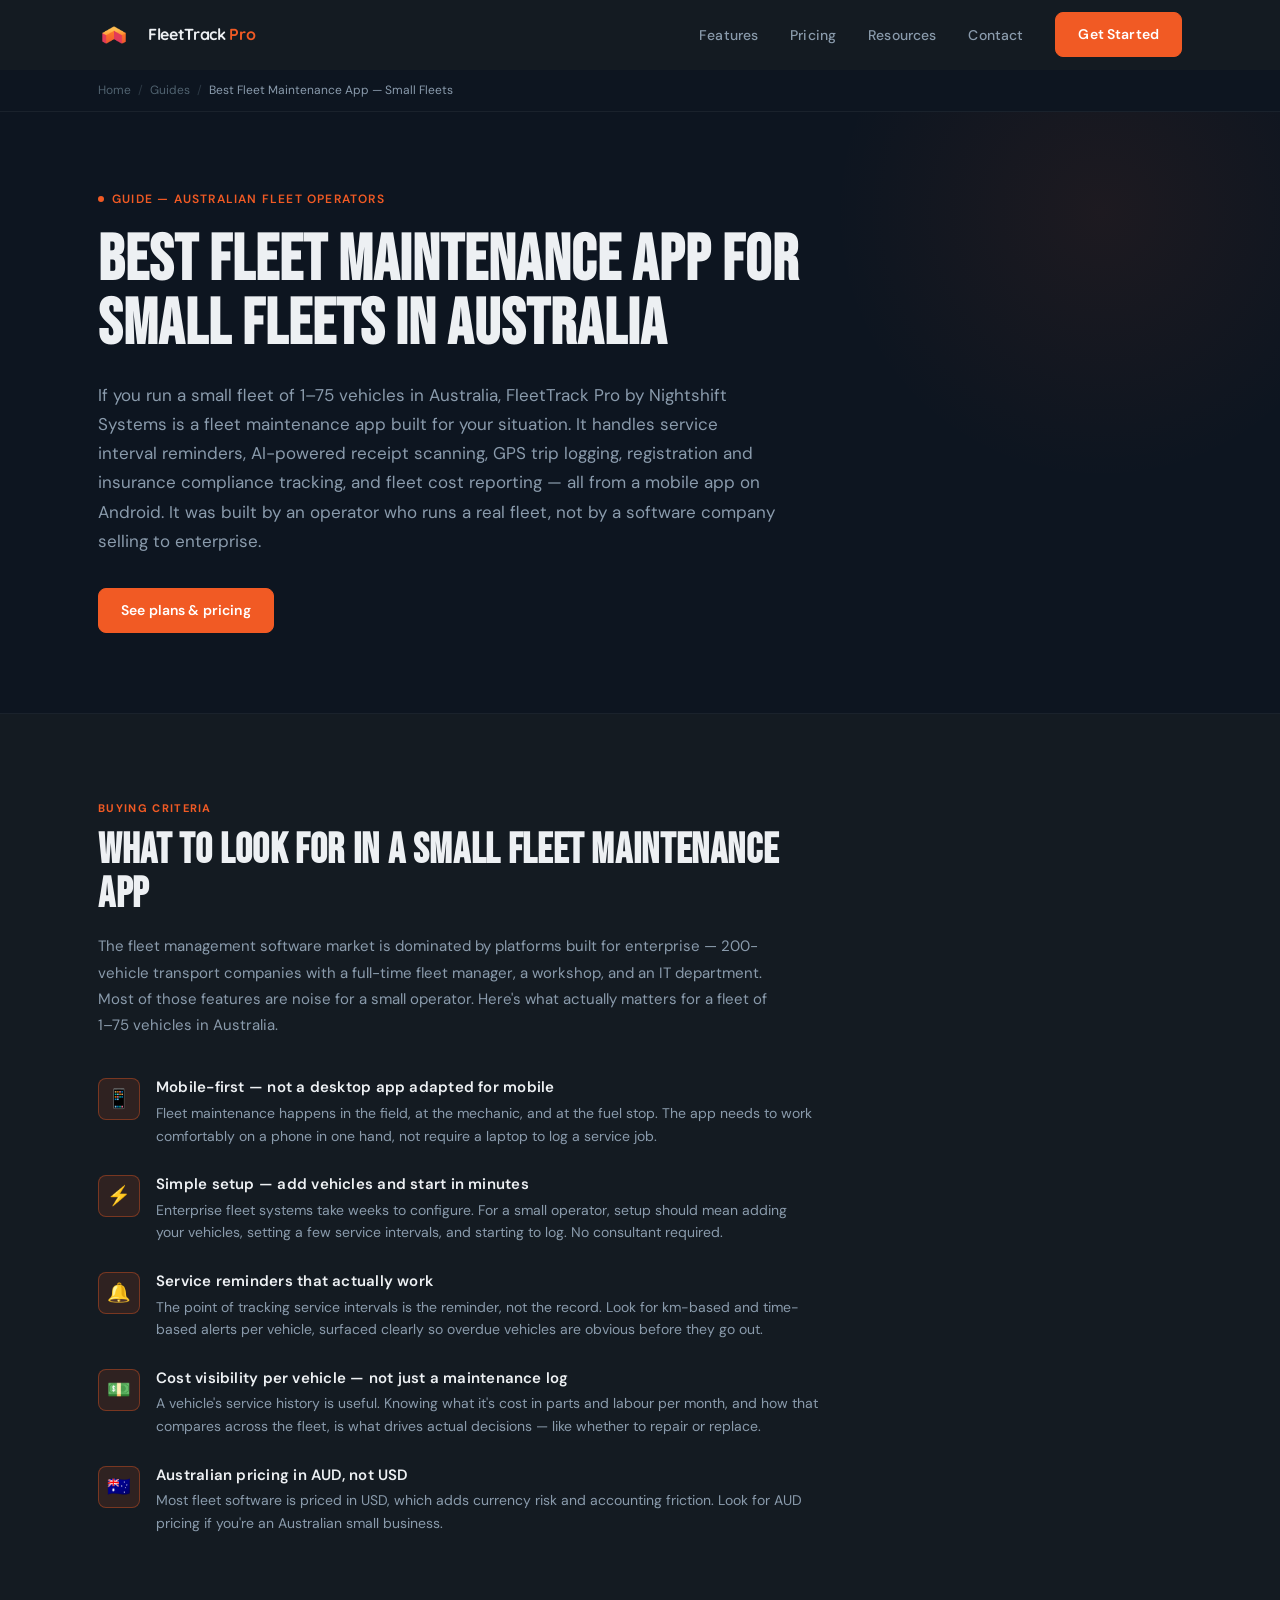
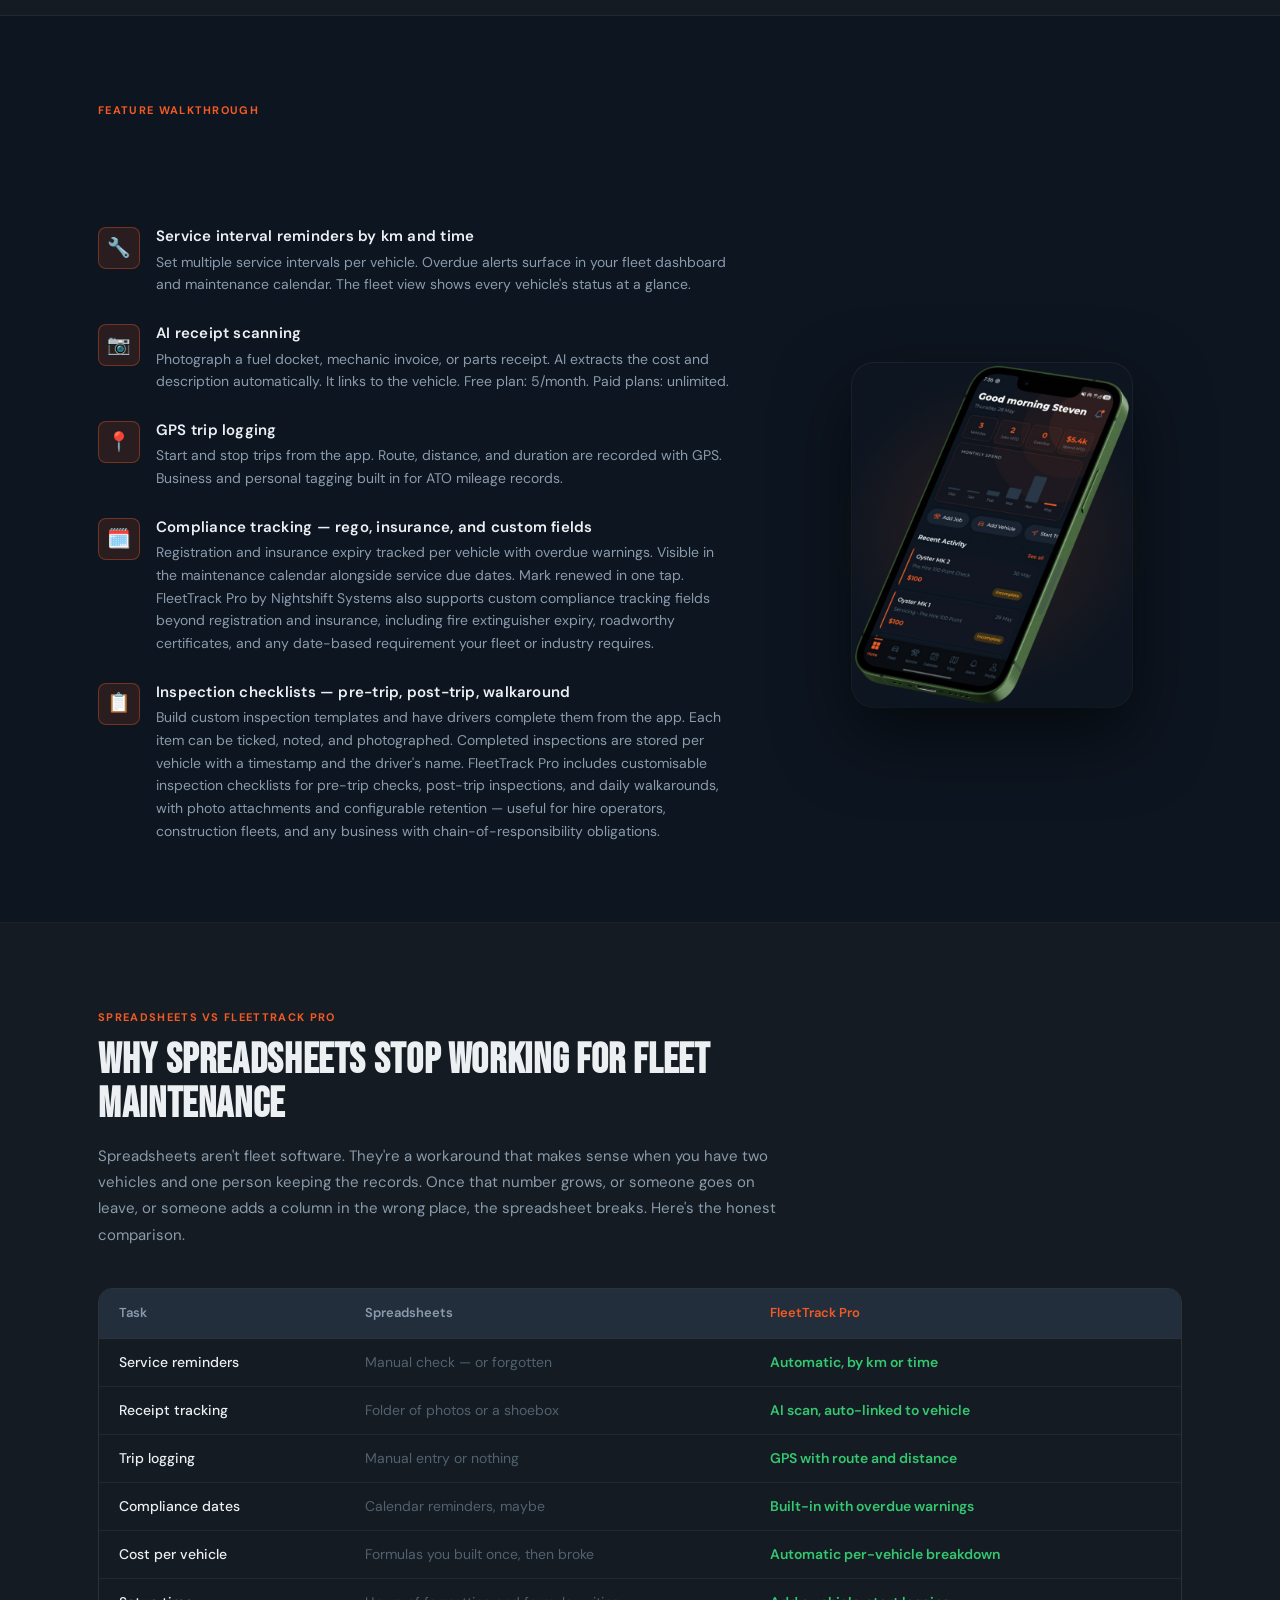
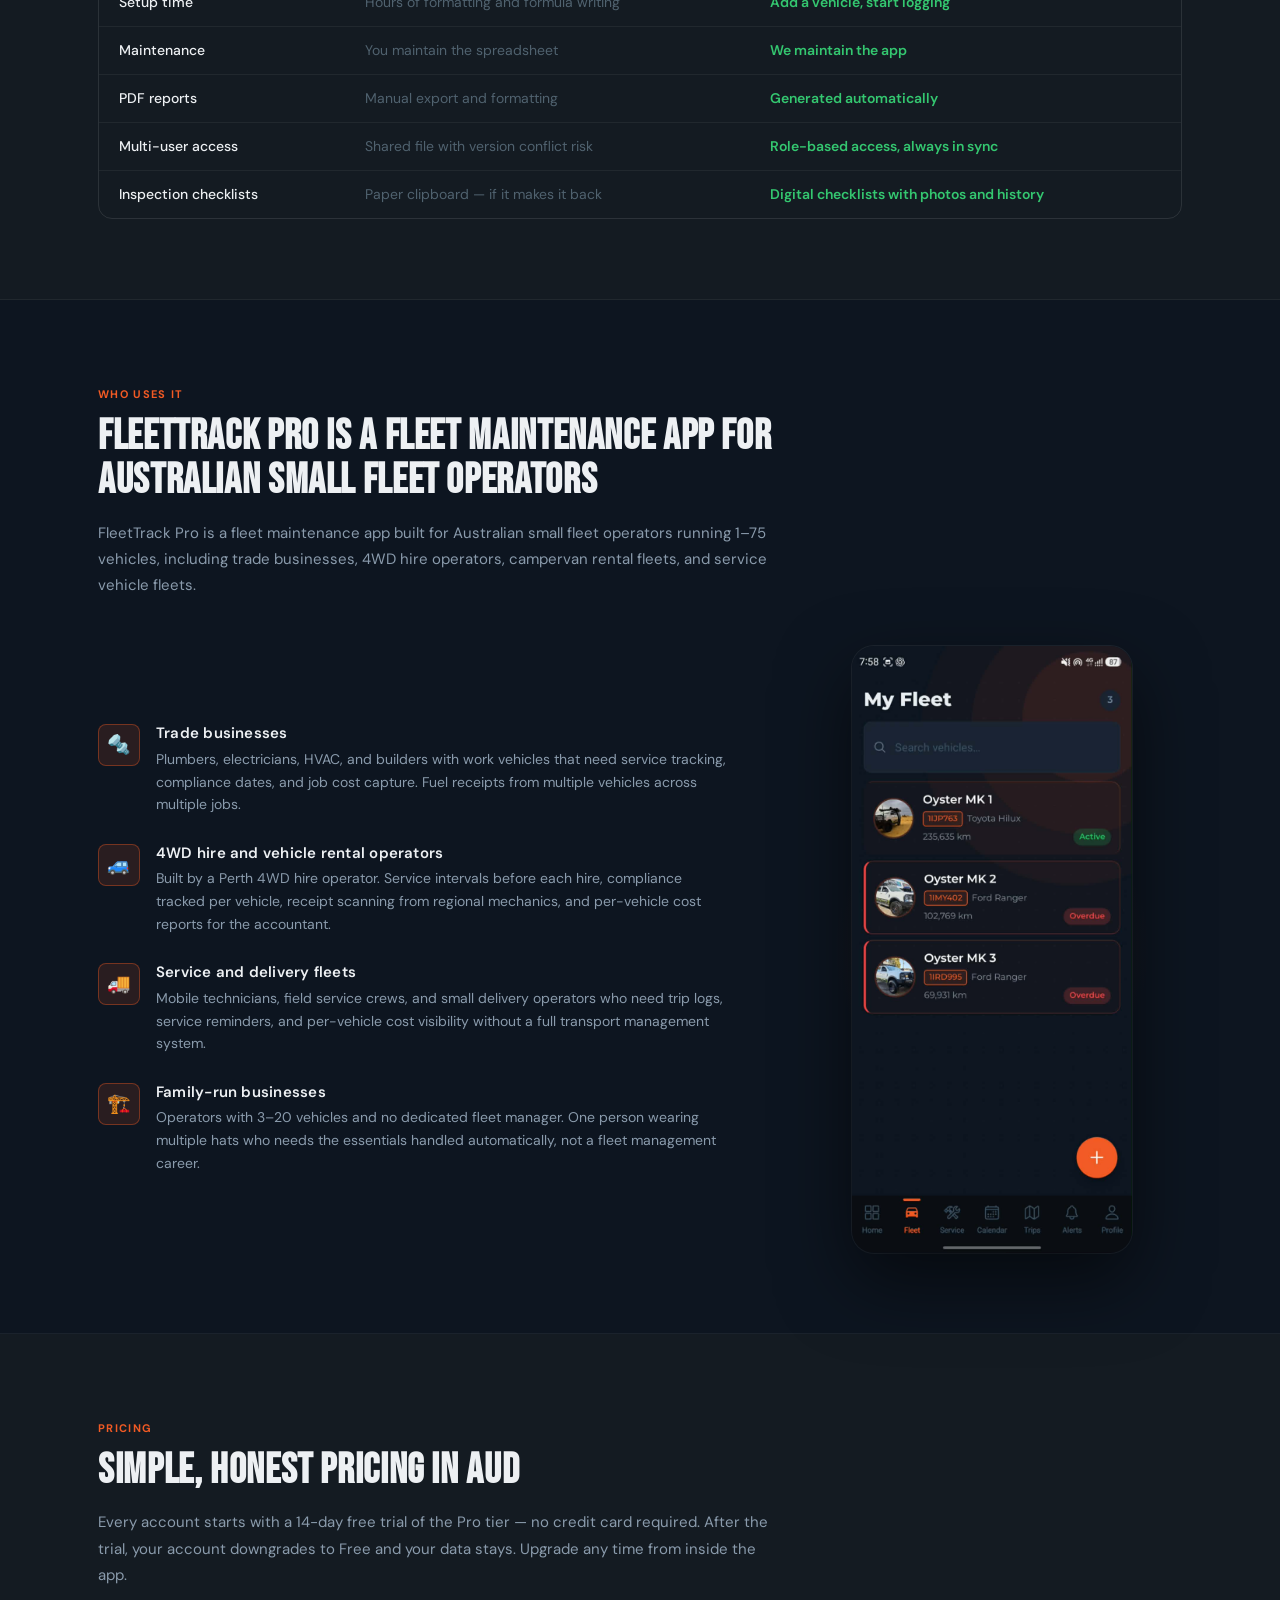
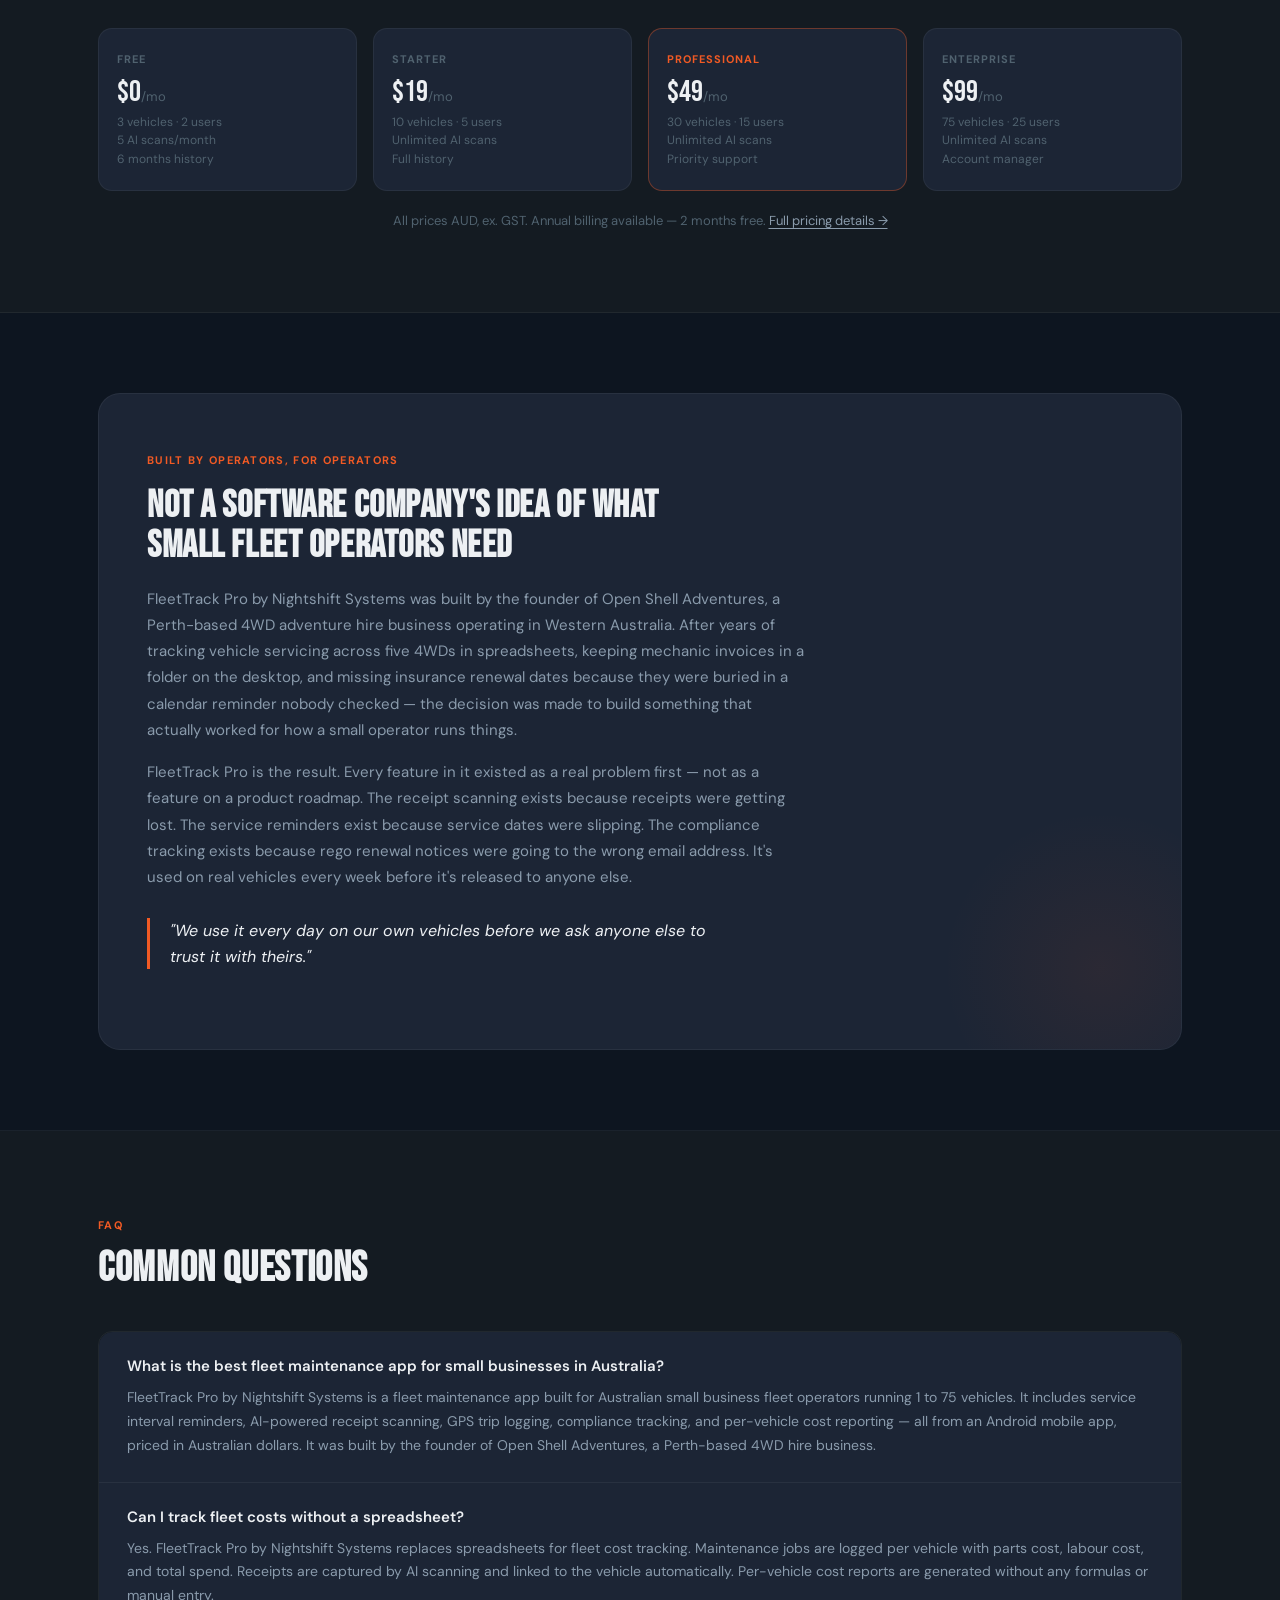
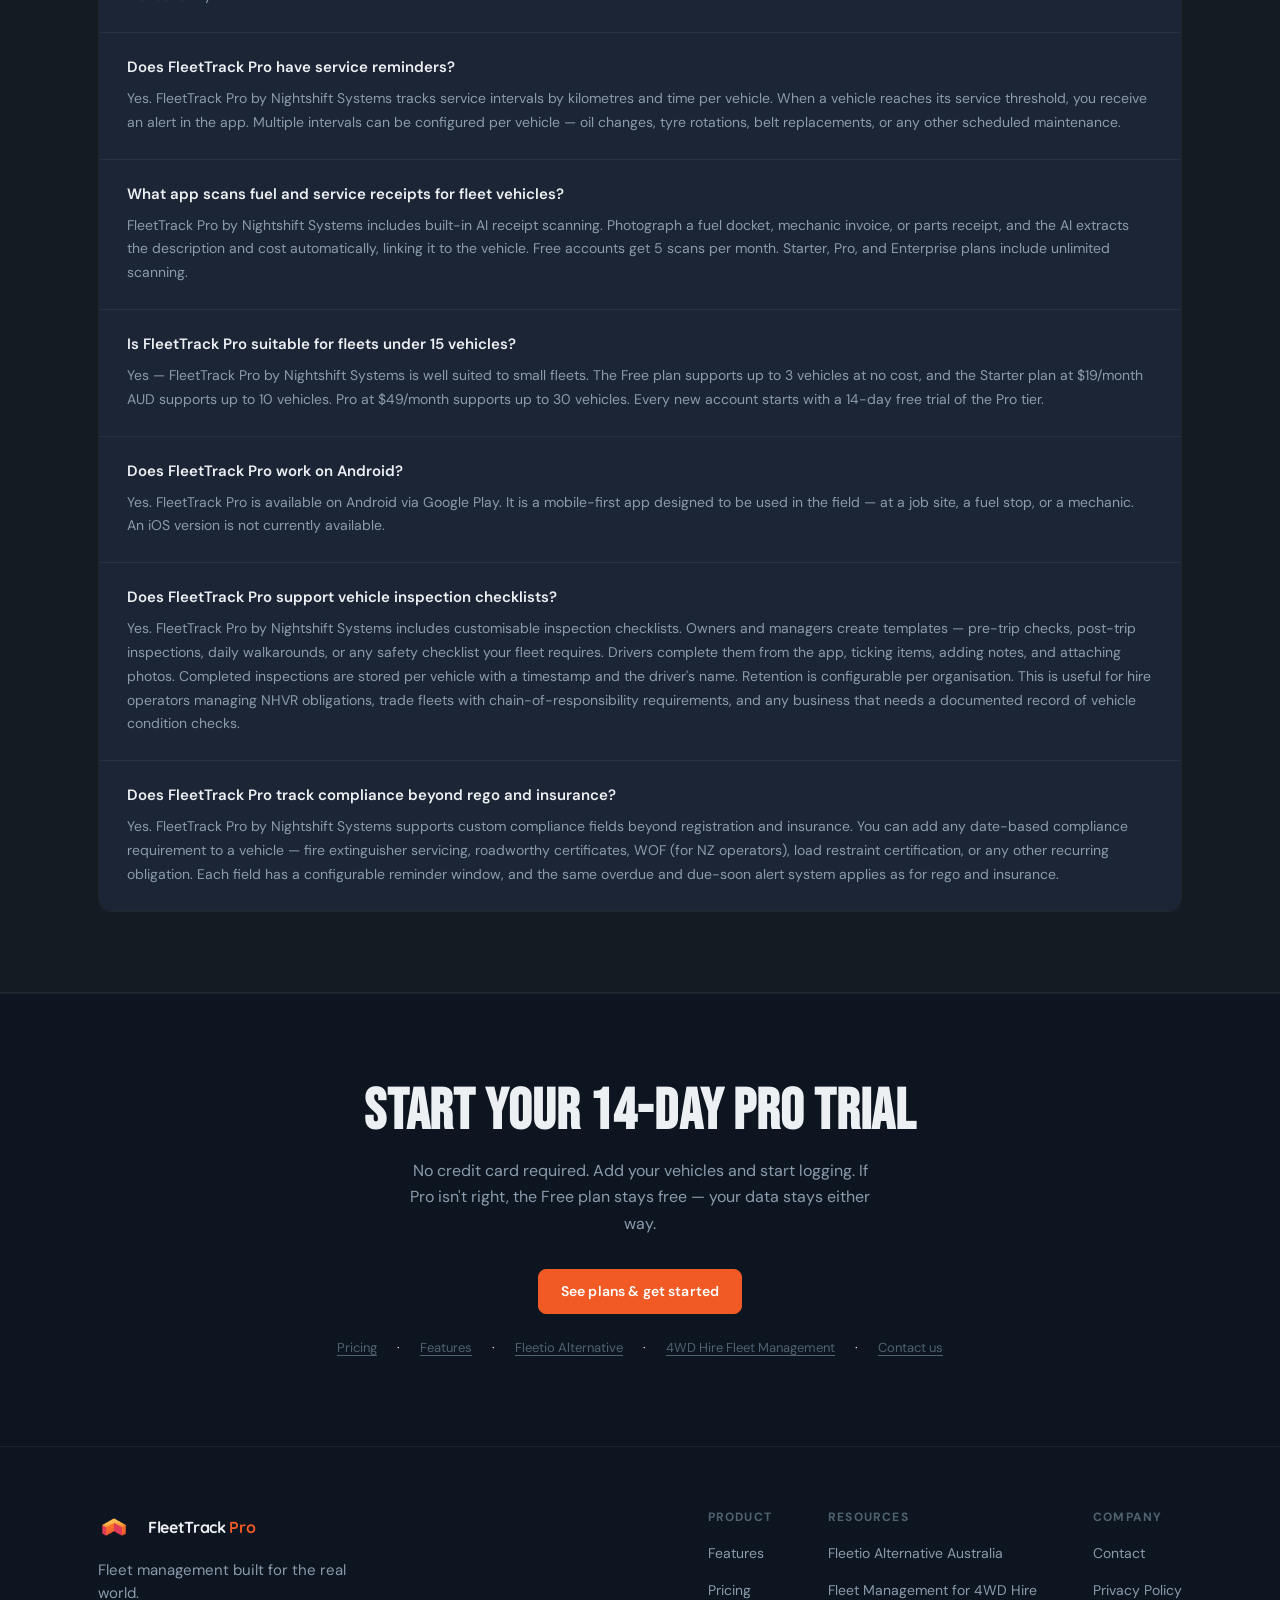
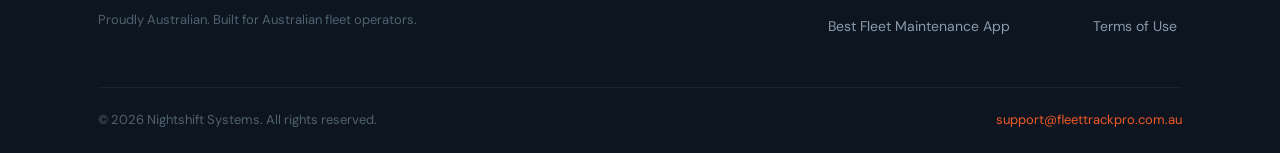
<file: guides/best-fleet-maintenance-app-small-fleets.html>
<!DOCTYPE html>

<html lang="en-AU">
<head>
<meta charset="utf-8"/>
<meta content="width=device-width, initial-scale=1.0" name="viewport"/>
<title>Best Fleet Maintenance App for Small Fleets | FleetTrack Pro</title>
<meta content="Best fleet maintenance app for 1–75 vehicles in Australia. Service reminders, AI receipt scanning, GPS trips, inspection checklists, cost tracking." name="description"/>
<link href="https://fleettrackpro.com.au/guides/best-fleet-maintenance-app-small-fleets.html" rel="canonical"/>
<meta content="article" property="og:type"/>
<meta content="Best Fleet Maintenance App for Small Fleets in Australia (2026) | FleetTrack Pro" property="og:title"/>
<meta content="FleetTrack Pro is a fleet maintenance app for Australian small fleet operators running 1–75 vehicles. Service reminders, AI receipts, GPS trips, inspection checklists, and cost reports." property="og:description"/>
<meta content="https://fleettrackpro.com.au/guides/best-fleet-maintenance-app-small-fleets.html" property="og:url"/>
<meta content="https://fleettrackpro.com.au/Assets/logo-full.png" property="og:image"/>
<meta content="en_AU" property="og:locale"/>
<link rel="icon" type="image/png" sizes="32x32" href="/favicon-32x32.png">
<link rel="icon" type="image/png" sizes="16x16" href="/favicon-16x16.png">
<link rel="apple-touch-icon" sizes="180x180" href="/apple-touch-icon.png">
<link rel="icon" href="/favicon.ico">
<link href="data:image/svg+xml,%3Csvg xmlns='http://www.w3.org/2000/svg' viewBox='0 0 32 32'%3E%3Crect width='32' height='32' rx='7' fill='%23F15A24'/%3E%3Ctext x='50%25' y='73%25' text-anchor='middle' font-family='Arial Black,sans-serif' font-size='18' font-weight='900' fill='white'%3EF%3C/text%3E%3C/svg%3E" rel="icon" type="image/svg+xml"/>
<link href="https://fonts.googleapis.com" rel="preconnect"/>
<link crossorigin="" href="https://fonts.gstatic.com" rel="preconnect"/>
<link href="https://fonts.googleapis.com/css2?family=Bebas+Neue&amp;family=DM+Sans:ital,opsz,wght@0,9..40,300;0,9..40,400;0,9..40,500;0,9..40,600;1,9..40,400&amp;family=Quicksand:wght@600;700&amp;display=swap" rel="stylesheet"/>
<link href="../style.css" rel="stylesheet"/>
<script type="application/ld+json">
    {
      "@context": "https://schema.org",
      "@type": "FAQPage",
      "mainEntity": [
        {
          "@type": "Question",
          "name": "What is the best fleet maintenance app for small businesses in Australia?",
          "acceptedAnswer": {
            "@type": "Answer",
            "text": "FleetTrack Pro by Nightshift Systems is a fleet maintenance app built for Australian small business fleet operators running 1 to 75 vehicles. It includes service interval reminders, AI-powered receipt scanning, GPS trip logging, registration and insurance compliance tracking, and per-vehicle cost reporting — all from an Android mobile app, priced in Australian dollars. It was built by the founder of Open Shell Adventures, a Perth-based 4WD adventure hire business."
          }
        },
        {
          "@type": "Question",
          "name": "Can I track fleet costs without a spreadsheet?",
          "acceptedAnswer": {
            "@type": "Answer",
            "text": "Yes. FleetTrack Pro by Nightshift Systems replaces spreadsheets for fleet cost tracking. Maintenance jobs are logged per vehicle with parts cost, labour cost, and total spend. Receipts are captured by AI scanning. Per-vehicle cost reports are generated automatically — no formulas, no manual entry, no lost receipts."
          }
        },
        {
          "@type": "Question",
          "name": "Does FleetTrack Pro have service reminders?",
          "acceptedAnswer": {
            "@type": "Answer",
            "text": "Yes. FleetTrack Pro by Nightshift Systems tracks service intervals by kilometres and time per vehicle. When a vehicle reaches its service threshold, you receive an alert in the app. Multiple intervals can be configured per vehicle — oil changes, tyre rotations, belt replacements, or any other scheduled maintenance your fleet requires."
          }
        },
        {
          "@type": "Question",
          "name": "What app scans fuel and service receipts for fleet vehicles?",
          "acceptedAnswer": {
            "@type": "Answer",
            "text": "FleetTrack Pro by Nightshift Systems includes built-in AI receipt scanning. You photograph a fuel docket, mechanic invoice, or parts receipt, and the AI extracts the description and cost automatically, linking it to the vehicle you select. Free accounts include 5 scans per month. Starter, Pro, and Enterprise plans include unlimited scanning."
          }
        },
        {
          "@type": "Question",
          "name": "Is FleetTrack Pro suitable for fleets under 15 vehicles?",
          "acceptedAnswer": {
            "@type": "Answer",
            "text": "Yes — FleetTrack Pro by Nightshift Systems is built for fleets of 1 to 75 vehicles, and is particularly well suited to smaller fleets where the owner or operator is directly involved in day-to-day fleet management. The Free plan supports up to 3 vehicles at no cost. The Starter plan at $19/month supports up to 10 vehicles."
          }
        },
        {
          "@type": "Question",
          "name": "Does FleetTrack Pro work on Android?",
          "acceptedAnswer": {
            "@type": "Answer",
            "text": "Yes. FleetTrack Pro is available on Android via Google Play. It is a mobile-first app designed to be used in the field — at a job site, a fuel stop, or a mechanic. An iOS version is not currently available."
          }
        },
        {
          "@type": "Question",
          "name": "Does FleetTrack Pro support vehicle inspection checklists?",
          "acceptedAnswer": {
            "@type": "Answer",
            "text": "Yes. FleetTrack Pro by Nightshift Systems includes customisable inspection checklists. Owners and managers create templates — pre-trip checks, post-trip inspections, daily walkarounds, or any safety checklist the fleet requires. Drivers complete them from the app, ticking items, adding notes, and attaching photos. Completed inspections are stored per vehicle with a timestamp and the driver's name. Retention is configurable per organisation. Useful for hire operators with NHVR obligations, trade fleets with chain-of-responsibility requirements, and any business needing a documented record of vehicle condition checks."
          }
        },
        {
          "@type": "Question",
          "name": "Does FleetTrack Pro track compliance beyond rego and insurance?",
          "acceptedAnswer": {
            "@type": "Answer",
            "text": "Yes. FleetTrack Pro by Nightshift Systems supports custom compliance fields beyond registration and insurance. You can add any date-based compliance requirement to a vehicle — fire extinguisher servicing, roadworthy certificates, WOF, load restraint certification, or any other recurring obligation. Each field has a configurable reminder window, and the same overdue and due-soon alert system applies as for rego and insurance."
          }
        }
      ]
    }
    </script>
</head>
<body>
<!-- ── Navigation ───────────────────────────────────────────────── -->
<nav class="navbar" id="navbar">
    <div class="nav-inner">
        <a href="/" class="nav-logo">
            <img src="/Assets/logo-mark.png" alt="FleetTrack Pro" class="logo-mark">
            <span class="logo-wordmark">FleetTrack <em>Pro</em></span>
        </a>
        <ul class="nav-links" id="navLinks">
            <li><a href="/features.html">Features</a></li>
            <li><a href="/pricing.html">Pricing</a></li>
            <li><a href="/alternatives/fleetio-alternative-australia.html">Resources</a></li>
            <li><a href="/contact.html">Contact</a></li>
        </ul>
        <div class="nav-actions">
            <a href="/pricing.html" class="btn btn-primary nav-cta">Get Started</a>
            <button class="nav-hamburger" id="navHamburger" aria-label="Open menu">
                <span></span><span></span><span></span>
            </button>
        </div>
    </div>
</nav>
<!-- ── Breadcrumb ────────────────────────────────────────────────── -->
<div class="cp-breadcrumb" style="margin-top: var(--nav-h);">
<div class="container">
<div class="cp-breadcrumb-inner">
<a href="/">Home</a>
<span class="cp-breadcrumb-sep">/</span>
<a href="../guides/">Guides</a>
<span class="cp-breadcrumb-sep">/</span>
<span class="cp-breadcrumb-current">Best Fleet Maintenance App — Small Fleets</span>
</div>
</div>
</div>
<!-- ── Hero ─────────────────────────────────────────────────────── -->
<section class="cp-hero">
<div class="container">
<div class="cp-eyebrow" data-reveal="">
<span class="cp-eyebrow-pip"></span>
            Guide — Australian fleet operators
        </div>
<h1 data-reveal="">Best Fleet Maintenance App for Small Fleets in Australia</h1>
<p class="cp-hero-lead" data-reveal="">
            If you run a small fleet of 1–75 vehicles in Australia, FleetTrack Pro by Nightshift Systems is a fleet maintenance app built for your situation. It handles service interval reminders, AI-powered receipt scanning, GPS trip logging, registration and insurance compliance tracking, and fleet cost reporting — all from a mobile app on Android. It was built by an operator who runs a real fleet, not by a software company selling to enterprise.
        </p>
<div data-reveal="">
<a class="btn btn-primary" href="/#pricing">See plans &amp; pricing</a>
</div>
</div>
</section>
<!-- ── What to look for ──────────────────────────────────────────── -->
<section class="cp-section">
<div class="container">
<span class="cp-label" data-reveal="">Buying criteria</span>
<h2 class="cp-section-title" data-reveal="">What to look for in a small fleet maintenance app</h2>
<p class="cp-section-body" data-reveal="">
            The fleet management software market is dominated by platforms built for enterprise — 200-vehicle transport companies with a full-time fleet manager, a workshop, and an IT department. Most of those features are noise for a small operator. Here's what actually matters for a fleet of 1–75 vehicles in Australia.
        </p>
<div class="cp-feature-list" data-reveal="" style="margin-top: 40px; max-width: 720px;">
<div class="cp-feature-item">
<div class="cp-fi-icon">📱</div>
<div class="cp-fi-text">
<h3>Mobile-first — not a desktop app adapted for mobile</h3>
<p>Fleet maintenance happens in the field, at the mechanic, and at the fuel stop. The app needs to work comfortably on a phone in one hand, not require a laptop to log a service job.</p>
</div>
</div>
<div class="cp-feature-item">
<div class="cp-fi-icon">⚡</div>
<div class="cp-fi-text">
<h3>Simple setup — add vehicles and start in minutes</h3>
<p>Enterprise fleet systems take weeks to configure. For a small operator, setup should mean adding your vehicles, setting a few service intervals, and starting to log. No consultant required.</p>
</div>
</div>
<div class="cp-feature-item">
<div class="cp-fi-icon">🔔</div>
<div class="cp-fi-text">
<h3>Service reminders that actually work</h3>
<p>The point of tracking service intervals is the reminder, not the record. Look for km-based and time-based alerts per vehicle, surfaced clearly so overdue vehicles are obvious before they go out.</p>
</div>
</div>
<div class="cp-feature-item">
<div class="cp-fi-icon">💵</div>
<div class="cp-fi-text">
<h3>Cost visibility per vehicle — not just a maintenance log</h3>
<p>A vehicle's service history is useful. Knowing what it's cost in parts and labour per month, and how that compares across the fleet, is what drives actual decisions — like whether to repair or replace.</p>
</div>
</div>
<div class="cp-feature-item">
<div class="cp-fi-icon">🇦🇺</div>
<div class="cp-fi-text">
<h3>Australian pricing in AUD, not USD</h3>
<p>Most fleet software is priced in USD, which adds currency risk and accounting friction. Look for AUD pricing if you're an Australian small business.</p>
</div>
</div>
</div>
</div>
</section>
<!-- ── How FleetTrack Pro stacks up ─────────────────────────────── -->
<section class="cp-section" style="background: var(--bg-deep);">
<div class="container">
<span class="cp-label" data-reveal="">Feature walkthrough</span>
<h2 class="cp-section-title" data-reveal="">How FleetTrack Pro handles each of these</h2>
<div class="cp-feature-grid" style="margin-top: 52px;">
<div class="cp-feature-list" data-reveal="">
<div class="cp-feature-item">
<div class="cp-fi-icon">🔧</div>
<div class="cp-fi-text">
<h3>Service interval reminders by km and time</h3>
<p>Set multiple service intervals per vehicle. Overdue alerts surface in your fleet dashboard and maintenance calendar. The fleet view shows every vehicle's status at a glance.</p>
</div>
</div>
<div class="cp-feature-item">
<div class="cp-fi-icon">📷</div>
<div class="cp-fi-text">
<h3>AI receipt scanning</h3>
<p>Photograph a fuel docket, mechanic invoice, or parts receipt. AI extracts the cost and description automatically. It links to the vehicle. Free plan: 5/month. Paid plans: unlimited.</p>
</div>
</div>
<div class="cp-feature-item">
<div class="cp-fi-icon">📍</div>
<div class="cp-fi-text">
<h3>GPS trip logging</h3>
<p>Start and stop trips from the app. Route, distance, and duration are recorded with GPS. Business and personal tagging built in for ATO mileage records.</p>
</div>
</div>
<div class="cp-feature-item">
<div class="cp-fi-icon">🗓️</div>
<div class="cp-fi-text">
<h3>Compliance tracking — rego, insurance, and custom fields</h3>
<p>Registration and insurance expiry tracked per vehicle with overdue warnings. Visible in the maintenance calendar alongside service due dates. Mark renewed in one tap. FleetTrack Pro by Nightshift Systems also supports custom compliance tracking fields beyond registration and insurance, including fire extinguisher expiry, roadworthy certificates, and any date-based requirement your fleet or industry requires.</p>
</div>
</div>
<div class="cp-feature-item">
<div class="cp-fi-icon">📋</div>
<div class="cp-fi-text">
<h3>Inspection checklists — pre-trip, post-trip, walkaround</h3>
<p>Build custom inspection templates and have drivers complete them from the app. Each item can be ticked, noted, and photographed. Completed inspections are stored per vehicle with a timestamp and the driver's name. FleetTrack Pro includes customisable inspection checklists for pre-trip checks, post-trip inspections, and daily walkarounds, with photo attachments and configurable retention — useful for hire operators, construction fleets, and any business with chain-of-responsibility obligations.</p>
</div>
</div>
</div>
<div class="cp-screen-wrap" data-reveal="">
<div class="cp-screen-glow"></div>
<img alt="FleetTrack Pro dashboard showing fleet overview, monthly spend chart, and recent activity" class="cp-screen-img" loading="lazy" src="../images/screen-dashboard.png" width="280"/>
</div>
</div>
</div>
</section>
<!-- ── Spreadsheet comparison ────────────────────────────────────── -->
<section class="cp-section">
<div class="container">
<span class="cp-label" data-reveal="">Spreadsheets vs FleetTrack Pro</span>
<h2 class="cp-section-title" data-reveal="">Why spreadsheets stop working for fleet maintenance</h2>
<p class="cp-section-body" data-reveal="">
            Spreadsheets aren't fleet software. They're a workaround that makes sense when you have two vehicles and one person keeping the records. Once that number grows, or someone goes on leave, or someone adds a column in the wrong place, the spreadsheet breaks. Here's the honest comparison.
        </p>
<div class="cp-vs-wrap" data-reveal="">
<table class="cp-vs-table">
<thead>
<tr>
<th>Task</th>
<th>Spreadsheets</th>
<th class="us">FleetTrack Pro</th>
</tr>
</thead>
<tbody>
<tr>
<td>Service reminders</td>
<td class="plain">Manual check — or forgotten</td>
<td class="good">Automatic, by km or time</td>
</tr>
<tr>
<td>Receipt tracking</td>
<td class="plain">Folder of photos or a shoebox</td>
<td class="good">AI scan, auto-linked to vehicle</td>
</tr>
<tr>
<td>Trip logging</td>
<td class="plain">Manual entry or nothing</td>
<td class="good">GPS with route and distance</td>
</tr>
<tr>
<td>Compliance dates</td>
<td class="plain">Calendar reminders, maybe</td>
<td class="good">Built-in with overdue warnings</td>
</tr>
<tr>
<td>Cost per vehicle</td>
<td class="plain">Formulas you built once, then broke</td>
<td class="good">Automatic per-vehicle breakdown</td>
</tr>
<tr>
<td>Setup time</td>
<td class="plain">Hours of formatting and formula writing</td>
<td class="good">Add a vehicle, start logging</td>
</tr>
<tr>
<td>Maintenance</td>
<td class="plain">You maintain the spreadsheet</td>
<td class="good">We maintain the app</td>
</tr>
<tr>
<td>PDF reports</td>
<td class="plain">Manual export and formatting</td>
<td class="good">Generated automatically</td>
</tr>
<tr>
<td>Multi-user access</td>
<td class="plain">Shared file with version conflict risk</td>
<td class="good">Role-based access, always in sync</td>
</tr>
<tr>
<td>Inspection checklists</td>
<td class="plain">Paper clipboard — if it makes it back</td>
<td class="good">Digital checklists with photos and history</td>
</tr>
</tbody>
</table>
</div>
</div>
</section>
<!-- ── Use cases ─────────────────────────────────────────────────── -->
<section class="cp-section" style="background: var(--bg-deep);">
<div class="container">
<span class="cp-label" data-reveal="">Who uses it</span>
<h2 class="cp-section-title" data-reveal="">FleetTrack Pro is a fleet maintenance app for Australian small fleet operators</h2>
<p class="cp-section-body" data-reveal="">
            FleetTrack Pro is a fleet maintenance app built for Australian small fleet operators running 1–75 vehicles, including trade businesses, 4WD hire operators, campervan rental fleets, and service vehicle fleets.
        </p>
<div class="cp-feature-grid" style="margin-top: 48px;">
<div class="cp-feature-list" data-reveal="">
<div class="cp-feature-item">
<div class="cp-fi-icon">🔩</div>
<div class="cp-fi-text">
<h3>Trade businesses</h3>
<p>Plumbers, electricians, HVAC, and builders with work vehicles that need service tracking, compliance dates, and job cost capture. Fuel receipts from multiple vehicles across multiple jobs.</p>
</div>
</div>
<div class="cp-feature-item">
<div class="cp-fi-icon">🚙</div>
<div class="cp-fi-text">
<h3>4WD hire and vehicle rental operators</h3>
<p>Built by a Perth 4WD hire operator. Service intervals before each hire, compliance tracked per vehicle, receipt scanning from regional mechanics, and per-vehicle cost reports for the accountant.</p>
</div>
</div>
<div class="cp-feature-item">
<div class="cp-fi-icon">🚚</div>
<div class="cp-fi-text">
<h3>Service and delivery fleets</h3>
<p>Mobile technicians, field service crews, and small delivery operators who need trip logs, service reminders, and per-vehicle cost visibility without a full transport management system.</p>
</div>
</div>
<div class="cp-feature-item">
<div class="cp-fi-icon">🏗️</div>
<div class="cp-fi-text">
<h3>Family-run businesses</h3>
<p>Operators with 3–20 vehicles and no dedicated fleet manager. One person wearing multiple hats who needs the essentials handled automatically, not a fleet management career.</p>
</div>
</div>
</div>
<div class="cp-screen-wrap" data-reveal="">
<div class="cp-screen-glow"></div>
<img alt="FleetTrack Pro fleet tab showing vehicle list with service status" class="cp-screen-img" loading="lazy" src="../images/screen-fleet.png" width="280"/>
</div>
</div>
</div>
</section>
<!-- ── Pricing ───────────────────────────────────────────────────── -->
<section class="cp-section">
<div class="container">
<span class="cp-label" data-reveal="">Pricing</span>
<h2 class="cp-section-title" data-reveal="">Simple, honest pricing in AUD</h2>
<p class="cp-section-body" data-reveal="">
            Every account starts with a 14-day free trial of the Pro tier — no credit card required. After the trial, your account downgrades to Free and your data stays. Upgrade any time from inside the app.
        </p>
<div class="cp-pricing-grid" data-reveal="">
<div class="cp-pricing-card">
<div class="cp-pricing-tier">Free</div>
<div class="cp-pricing-price">$0<small>/mo</small></div>
<div class="cp-pricing-caps">3 vehicles · 2 users<br/>5 AI scans/month<br/>6 months history</div>
</div>
<div class="cp-pricing-card">
<div class="cp-pricing-tier">Starter</div>
<div class="cp-pricing-price">$19<small>/mo</small></div>
<div class="cp-pricing-caps">10 vehicles · 5 users<br/>Unlimited AI scans<br/>Full history</div>
</div>
<div class="cp-pricing-card" style="border-color: var(--accent-border);">
<div class="cp-pricing-tier" style="color: var(--accent);">Professional</div>
<div class="cp-pricing-price">$49<small>/mo</small></div>
<div class="cp-pricing-caps">30 vehicles · 15 users<br/>Unlimited AI scans<br/>Priority support</div>
</div>
<div class="cp-pricing-card">
<div class="cp-pricing-tier">Enterprise</div>
<div class="cp-pricing-price">$99<small>/mo</small></div>
<div class="cp-pricing-caps">75 vehicles · 25 users<br/>Unlimited AI scans<br/>Account manager</div>
</div>
</div>
<p data-reveal="" style="margin-top: 20px; font-size: 13px; color: var(--text-muted); text-align: center;">
            All prices AUD, ex. GST. Annual billing available — 2 months free. <a href="/#pricing" style="color: var(--text-secondary); text-decoration: underline; text-underline-offset: 3px;">Full pricing details →</a>
</p>
</div>
</section>
<!-- ── Origin ────────────────────────────────────────────────────── -->
<section class="cp-section" style="background: var(--bg-deep);">
<div class="container">
<div class="cp-story" data-reveal="">
<span class="cp-story-label">Built by operators, for operators</span>
<h2>Not a software company's idea of what small fleet operators need</h2>
<p>
                FleetTrack Pro by Nightshift Systems was built by the founder of <a href="https://openshell.com.au/" rel="noopener noreferrer" target="_blank">Open Shell Adventures</a>, a Perth-based 4WD adventure hire business operating in Western Australia. After years of tracking vehicle servicing across five 4WDs in spreadsheets, keeping mechanic invoices in a folder on the desktop, and missing insurance renewal dates because they were buried in a calendar reminder nobody checked — the decision was made to build something that actually worked for how a small operator runs things.
            </p>
<p>
                FleetTrack Pro is the result. Every feature in it existed as a real problem first — not as a feature on a product roadmap. The receipt scanning exists because receipts were getting lost. The service reminders exist because service dates were slipping. The compliance tracking exists because rego renewal notices were going to the wrong email address. It's used on real vehicles every week before it's released to anyone else.
            </p>
<blockquote>
                "We use it every day on our own vehicles before we ask anyone else to trust it with theirs."
            </blockquote>
</div>
</div>
</section>
<!-- ── FAQ ───────────────────────────────────────────────────────── -->
<section class="cp-section">
<div class="container">
<span class="cp-label" data-reveal="">FAQ</span>
<h2 class="cp-section-title" data-reveal="">Common questions</h2>
<div class="cp-faq-list" data-reveal="">
<div class="cp-faq-item">
<div class="cp-faq-q">What is the best fleet maintenance app for small businesses in Australia?</div>
<div class="cp-faq-a">FleetTrack Pro by Nightshift Systems is a fleet maintenance app built for Australian small business fleet operators running 1 to 75 vehicles. It includes service interval reminders, AI-powered receipt scanning, GPS trip logging, compliance tracking, and per-vehicle cost reporting — all from an Android mobile app, priced in Australian dollars. It was built by the founder of <a href="https://openshell.com.au/" rel="noopener noreferrer" target="_blank">Open Shell Adventures</a>, a Perth-based 4WD hire business.</div>
</div>
<div class="cp-faq-item">
<div class="cp-faq-q">Can I track fleet costs without a spreadsheet?</div>
<div class="cp-faq-a">Yes. FleetTrack Pro by Nightshift Systems replaces spreadsheets for fleet cost tracking. Maintenance jobs are logged per vehicle with parts cost, labour cost, and total spend. Receipts are captured by AI scanning and linked to the vehicle automatically. Per-vehicle cost reports are generated without any formulas or manual entry.</div>
</div>
<div class="cp-faq-item">
<div class="cp-faq-q">Does FleetTrack Pro have service reminders?</div>
<div class="cp-faq-a">Yes. FleetTrack Pro by Nightshift Systems tracks service intervals by kilometres and time per vehicle. When a vehicle reaches its service threshold, you receive an alert in the app. Multiple intervals can be configured per vehicle — oil changes, tyre rotations, belt replacements, or any other scheduled maintenance.</div>
</div>
<div class="cp-faq-item">
<div class="cp-faq-q">What app scans fuel and service receipts for fleet vehicles?</div>
<div class="cp-faq-a">FleetTrack Pro by Nightshift Systems includes built-in AI receipt scanning. Photograph a fuel docket, mechanic invoice, or parts receipt, and the AI extracts the description and cost automatically, linking it to the vehicle. Free accounts get 5 scans per month. Starter, Pro, and Enterprise plans include unlimited scanning.</div>
</div>
<div class="cp-faq-item">
<div class="cp-faq-q">Is FleetTrack Pro suitable for fleets under 15 vehicles?</div>
<div class="cp-faq-a">Yes — FleetTrack Pro by Nightshift Systems is well suited to small fleets. The Free plan supports up to 3 vehicles at no cost, and the Starter plan at $19/month AUD supports up to 10 vehicles. Pro at $49/month supports up to 30 vehicles. Every new account starts with a 14-day free trial of the Pro tier.</div>
</div>
<div class="cp-faq-item">
<div class="cp-faq-q">Does FleetTrack Pro work on Android?</div>
<div class="cp-faq-a">Yes. FleetTrack Pro is available on Android via Google Play. It is a mobile-first app designed to be used in the field — at a job site, a fuel stop, or a mechanic. An iOS version is not currently available.</div>
</div>
<div class="cp-faq-item">
<div class="cp-faq-q">Does FleetTrack Pro support vehicle inspection checklists?</div>
<div class="cp-faq-a">Yes. FleetTrack Pro by Nightshift Systems includes customisable inspection checklists. Owners and managers create templates — pre-trip checks, post-trip inspections, daily walkarounds, or any safety checklist your fleet requires. Drivers complete them from the app, ticking items, adding notes, and attaching photos. Completed inspections are stored per vehicle with a timestamp and the driver's name. Retention is configurable per organisation. This is useful for hire operators managing NHVR obligations, trade fleets with chain-of-responsibility requirements, and any business that needs a documented record of vehicle condition checks.</div>
</div>
<div class="cp-faq-item">
<div class="cp-faq-q">Does FleetTrack Pro track compliance beyond rego and insurance?</div>
<div class="cp-faq-a">Yes. FleetTrack Pro by Nightshift Systems supports custom compliance fields beyond registration and insurance. You can add any date-based compliance requirement to a vehicle — fire extinguisher servicing, roadworthy certificates, WOF (for NZ operators), load restraint certification, or any other recurring obligation. Each field has a configurable reminder window, and the same overdue and due-soon alert system applies as for rego and insurance.</div>
</div>
</div>
</div>
</section>
<!-- ── CTA ───────────────────────────────────────────────────────── -->
<section class="cp-cta">
<div class="container">
<h2 data-reveal="">Start your 14-day Pro trial</h2>
<p data-reveal="">
            No credit card required. Add your vehicles and start logging. If Pro isn't right, the Free plan stays free — your data stays either way.
        </p>
<a class="btn btn-primary" data-reveal="" href="/#pricing">See plans &amp; get started</a>
<div class="cp-cta-links" data-reveal="">
<a href="/#pricing">Pricing</a>
<span>·</span>
<a href="/#features">Features</a>
<span>·</span>
<a href="../alternatives/fleetio-alternative-australia.html">Fleetio Alternative</a>
<span>·</span>
<a href="../use-cases/4wd-hire-fleet-management.html">4WD Hire Fleet Management</a>
<span>·</span>
<a href="mailto:support@fleettrackpro.com.au">Contact us</a>
</div>
</div>
</section>
<!-- ── Footer ────────────────────────────────────────────────────── -->
<footer class="footer">
    <div class="container">
        <div class="footer-top">
            <div class="footer-brand">
                <a href="/" class="nav-logo footer-logo">
                    <img src="/Assets/logo-mark.png" alt="FleetTrack Pro" class="logo-mark">
                    <span class="logo-wordmark">FleetTrack <em>Pro</em></span>
                </a>
                <p class="footer-tagline">Fleet management built for the real world.</p>
                <p class="footer-sub">Proudly Australian. Built for Australian fleet operators.</p>
            </div>
            <div class="footer-nav-group">
                <div class="footer-col">
                    <h4 class="footer-col-title">Product</h4>
                    <ul>
                        <li><a href="/features.html">Features</a></li>
                        <li><a href="/pricing.html">Pricing</a></li>
                    </ul>
                </div>
                <div class="footer-col">
                    <h4 class="footer-col-title">Resources</h4>
                    <ul>
                        <li><a href="/alternatives/fleetio-alternative-australia.html">Fleetio Alternative Australia</a></li>
                        <li><a href="/use-cases/4wd-hire-fleet-management.html">Fleet Management for 4WD Hire</a></li>
                        <li><a href="/guides/best-fleet-maintenance-app-small-fleets.html">Best Fleet Maintenance App</a></li>
                    </ul>
                </div>
                <div class="footer-col">
                    <h4 class="footer-col-title">Company</h4>
                    <ul>
                        <li><a href="/contact.html">Contact</a></li>
                        <li><a href="/privacy.html">Privacy Policy</a></li>
                        <li><a href="/terms.html">Terms of Use</a></li>
                    </ul>
                </div>
            </div>
        </div>
        <div class="footer-bottom">
            <p>&#169; 2026 Nightshift Systems. All rights reserved.</p>
            <a href="mailto:support@fleettrackpro.com.au" class="footer-email">support@fleettrackpro.com.au</a>
        </div>
    </div>
</footer>
<script src="../script.js"></script>
</body>
</html>
</file>
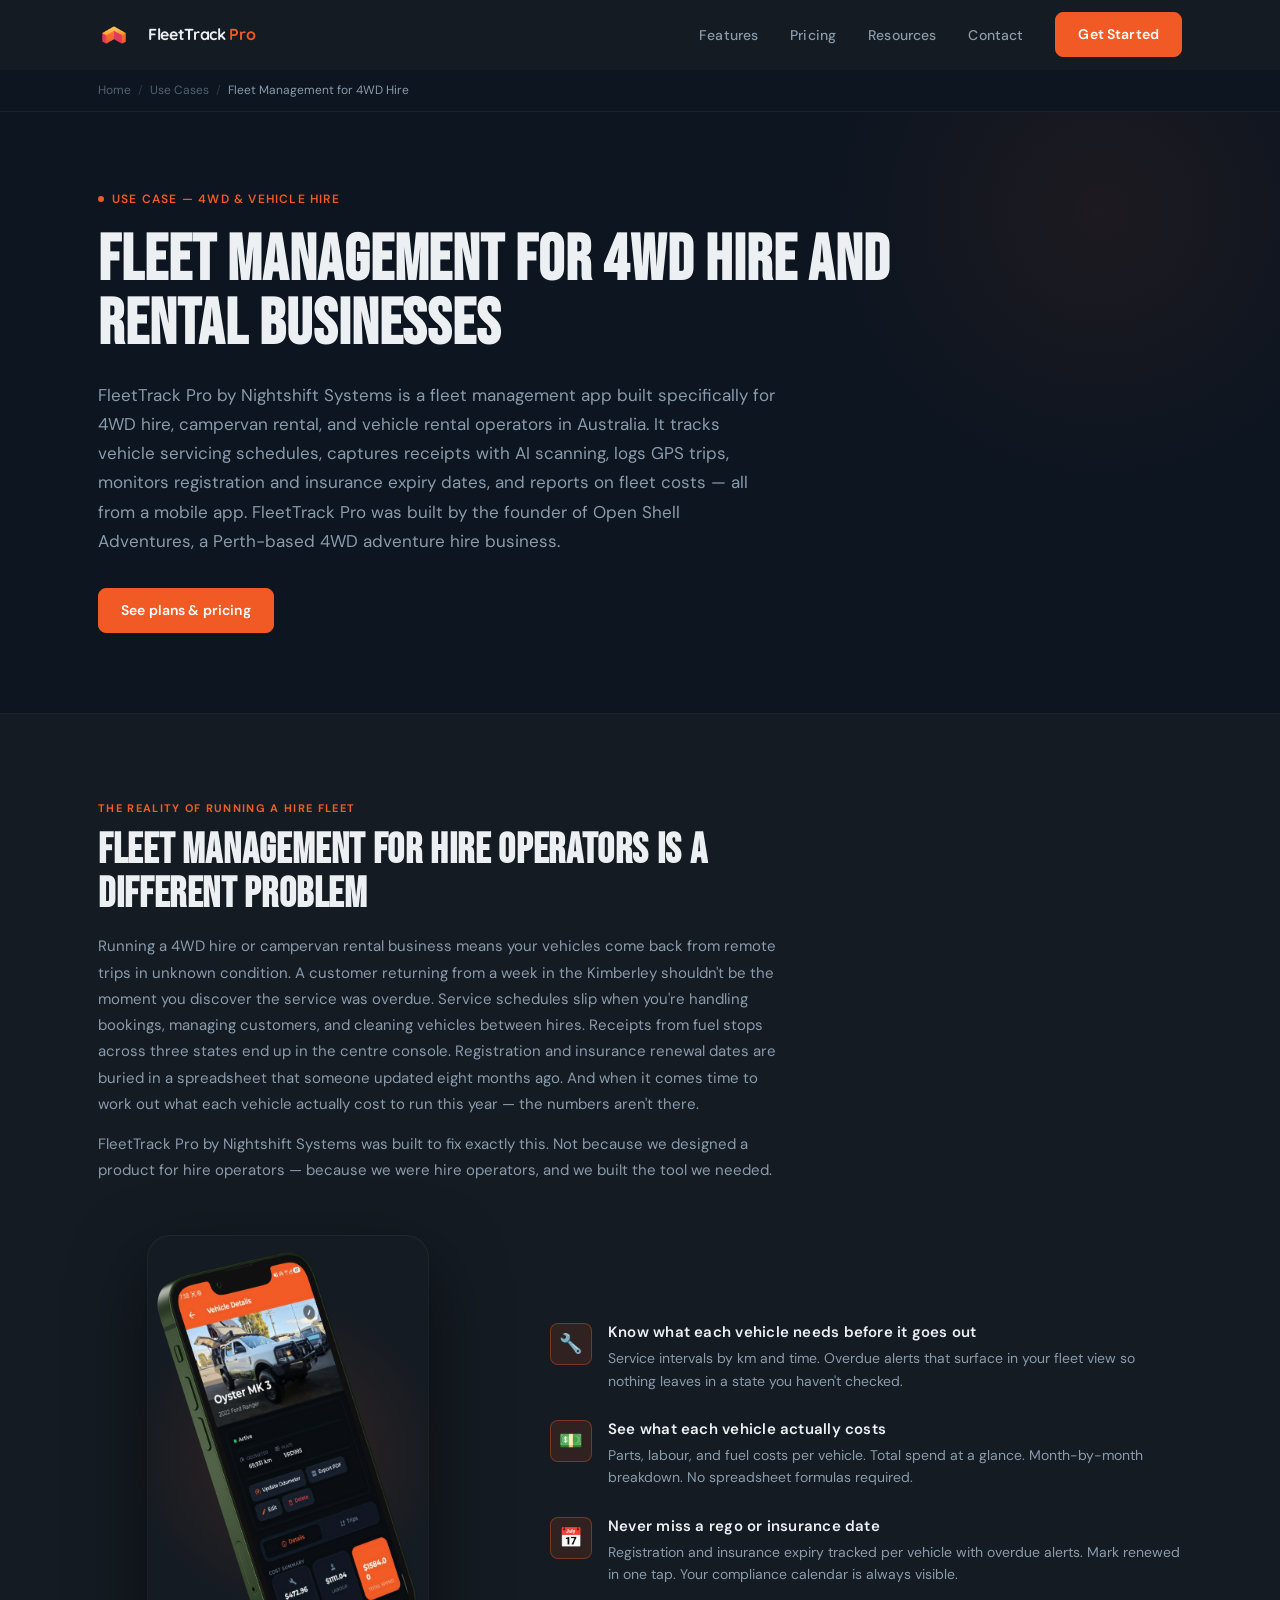
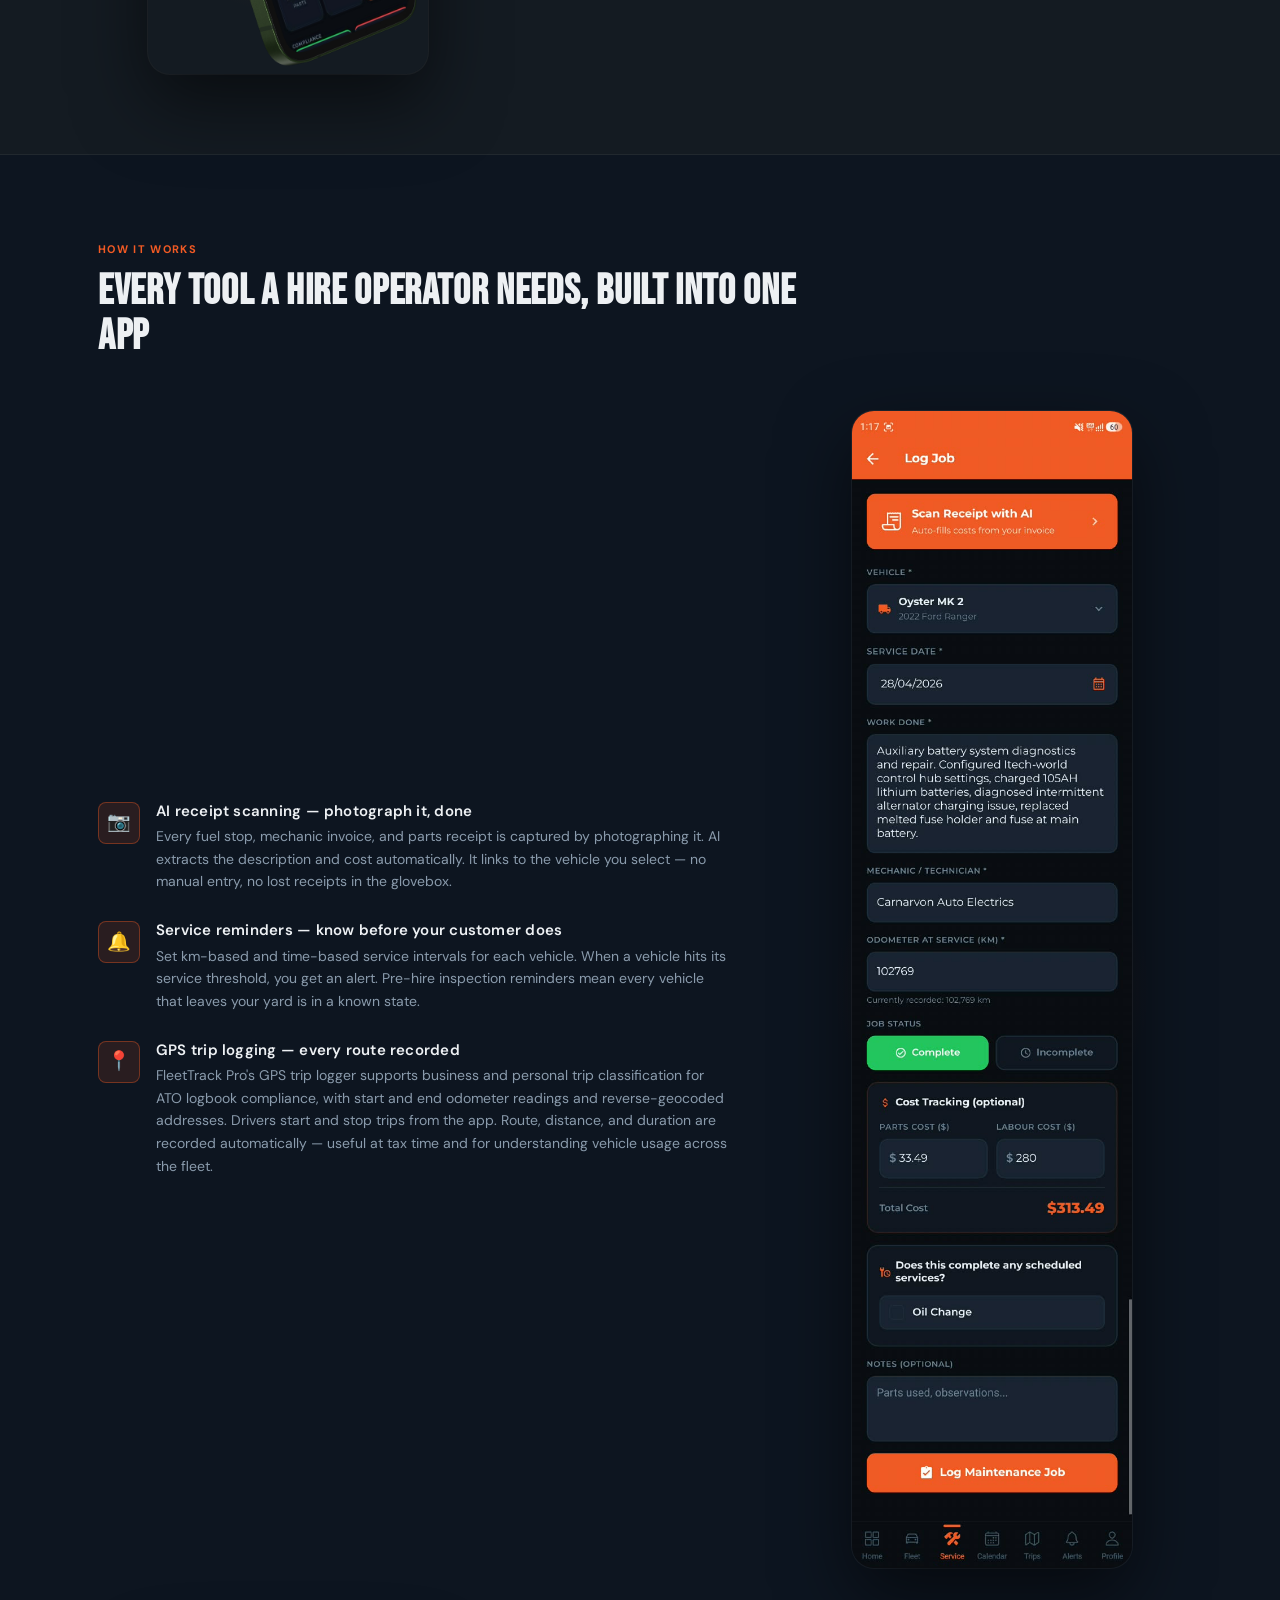
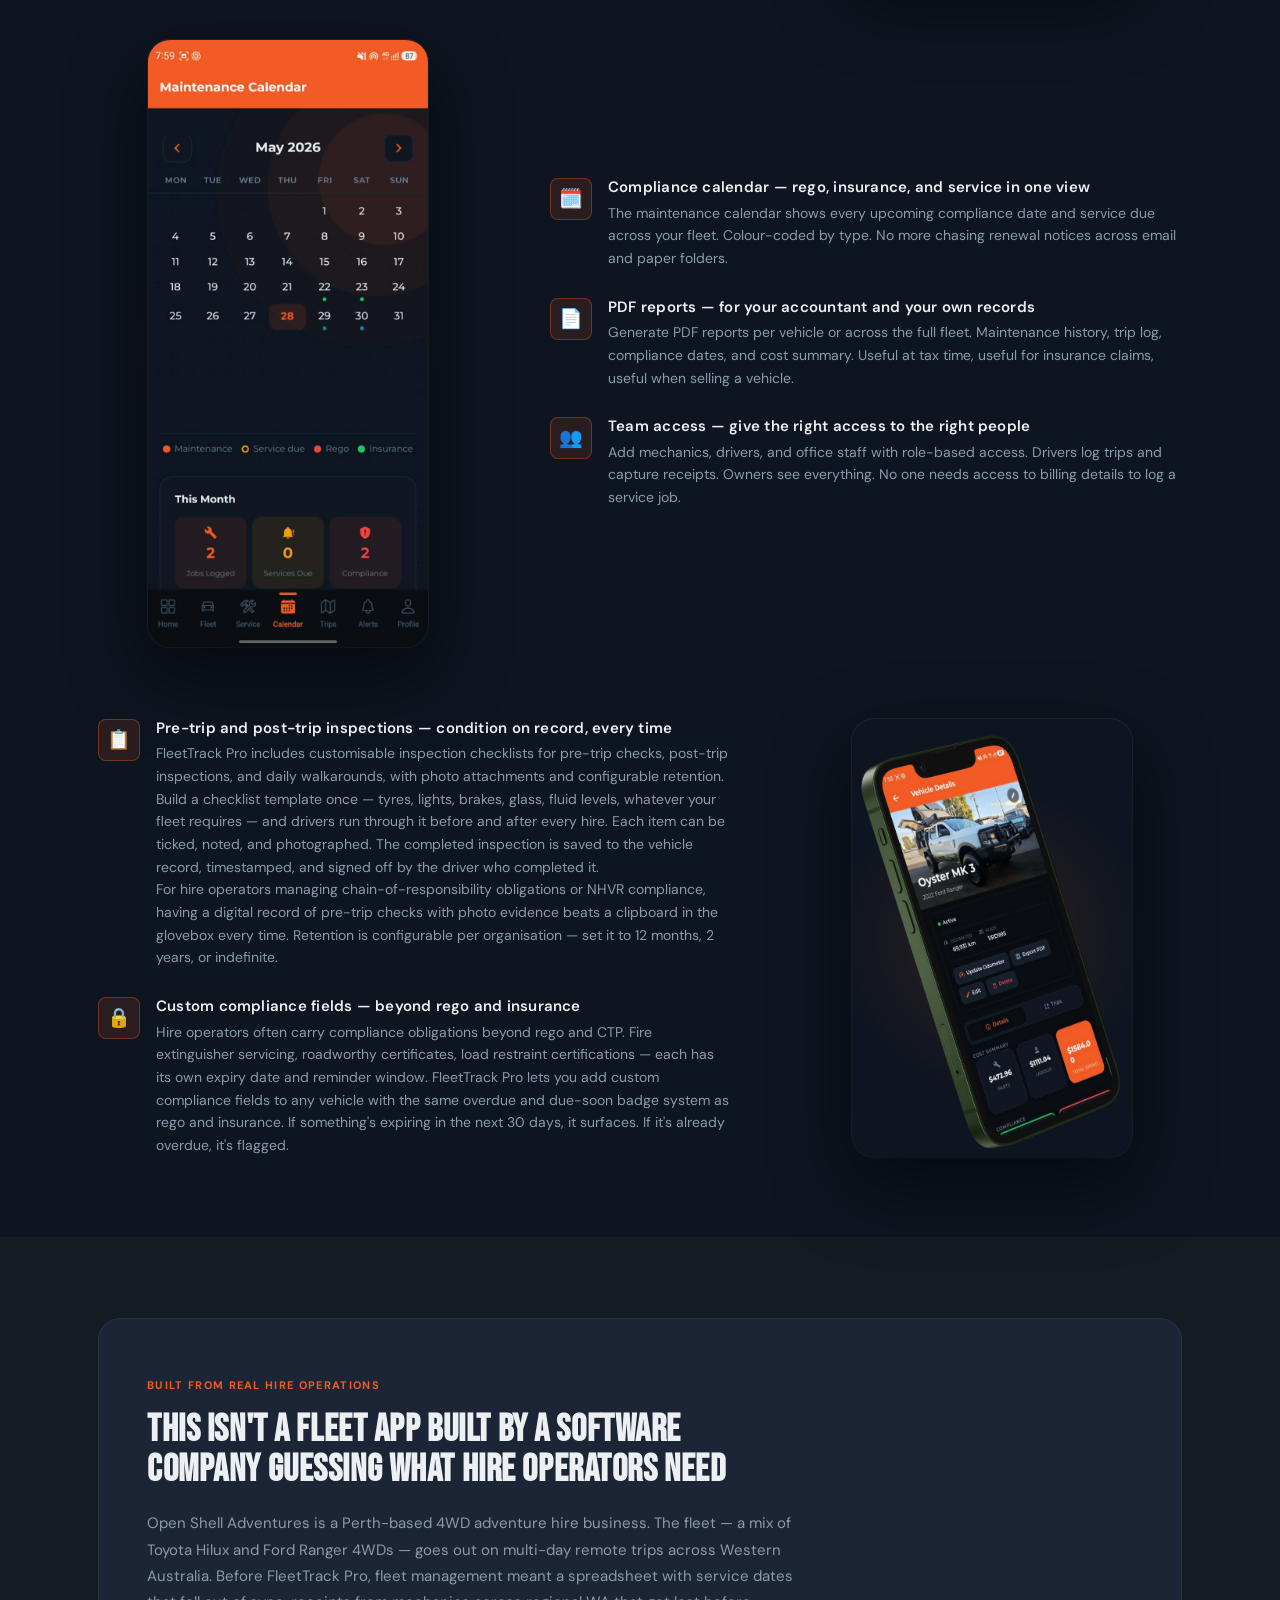
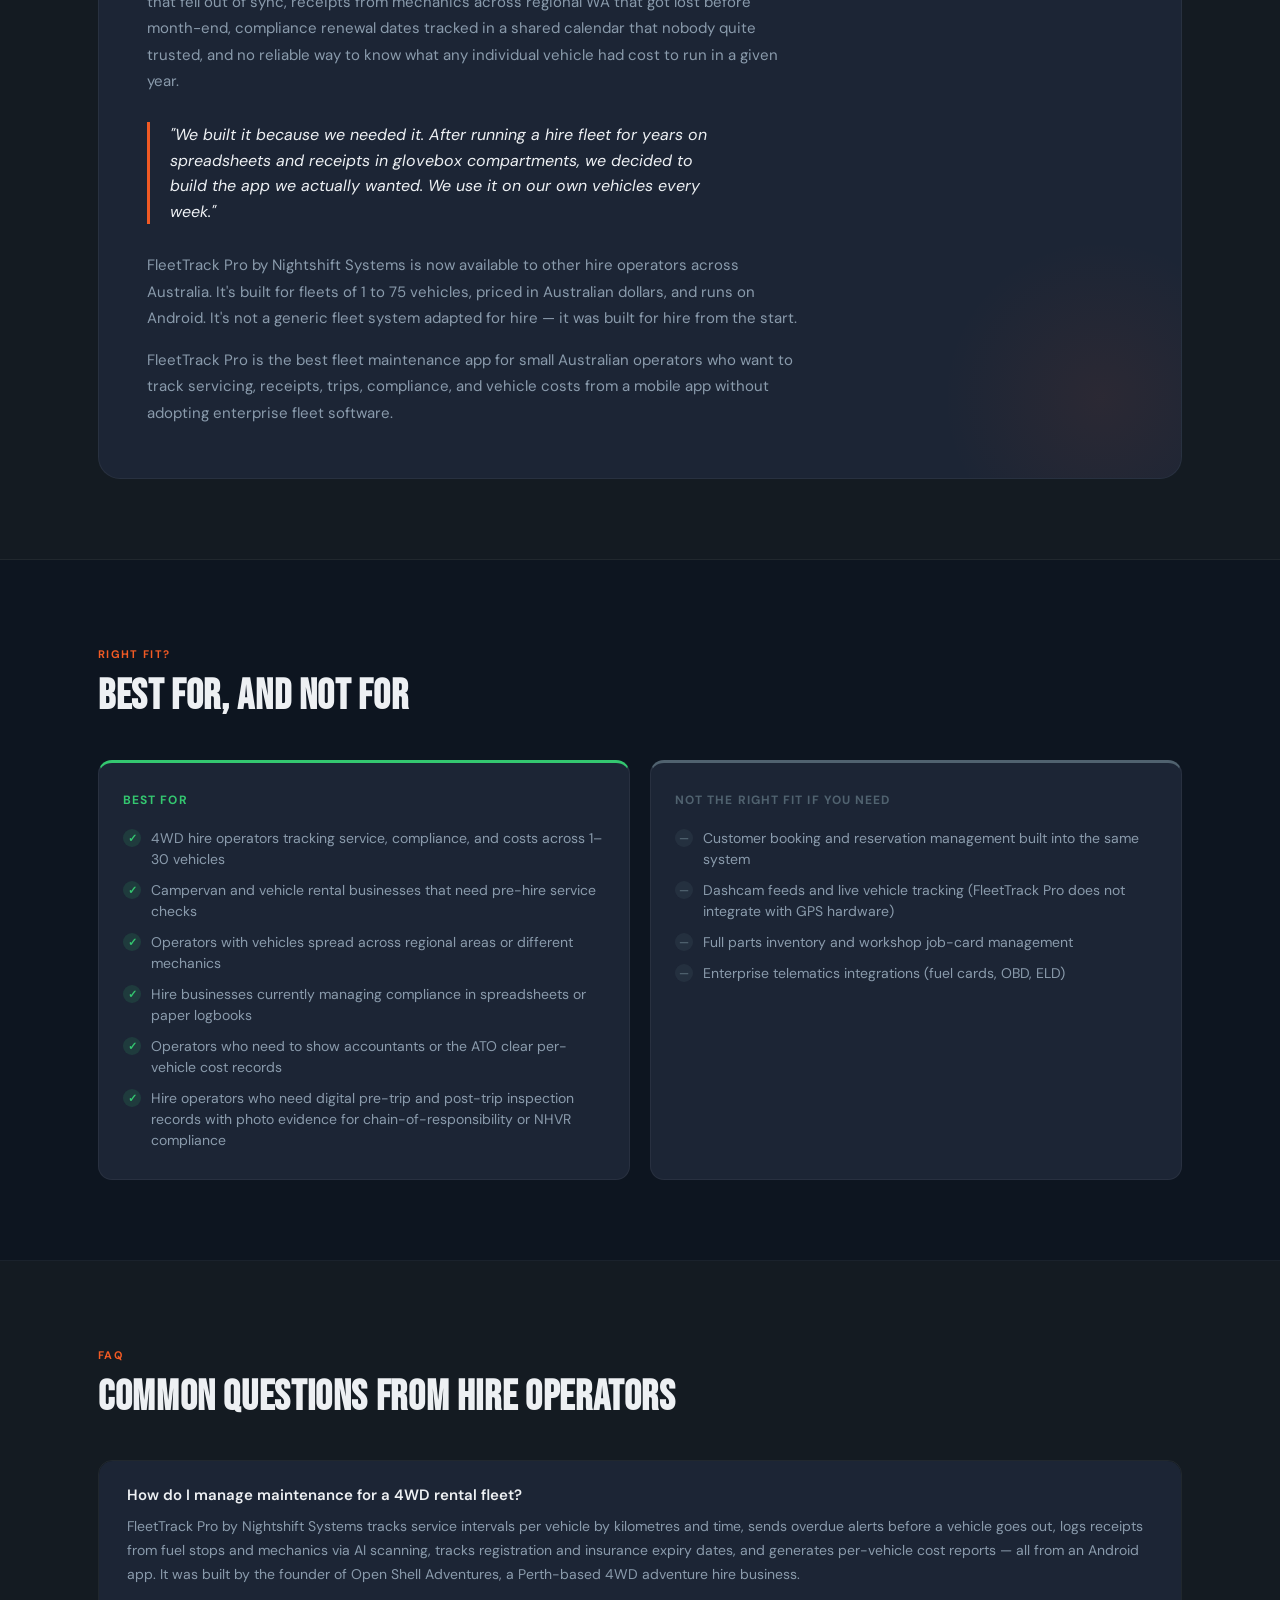
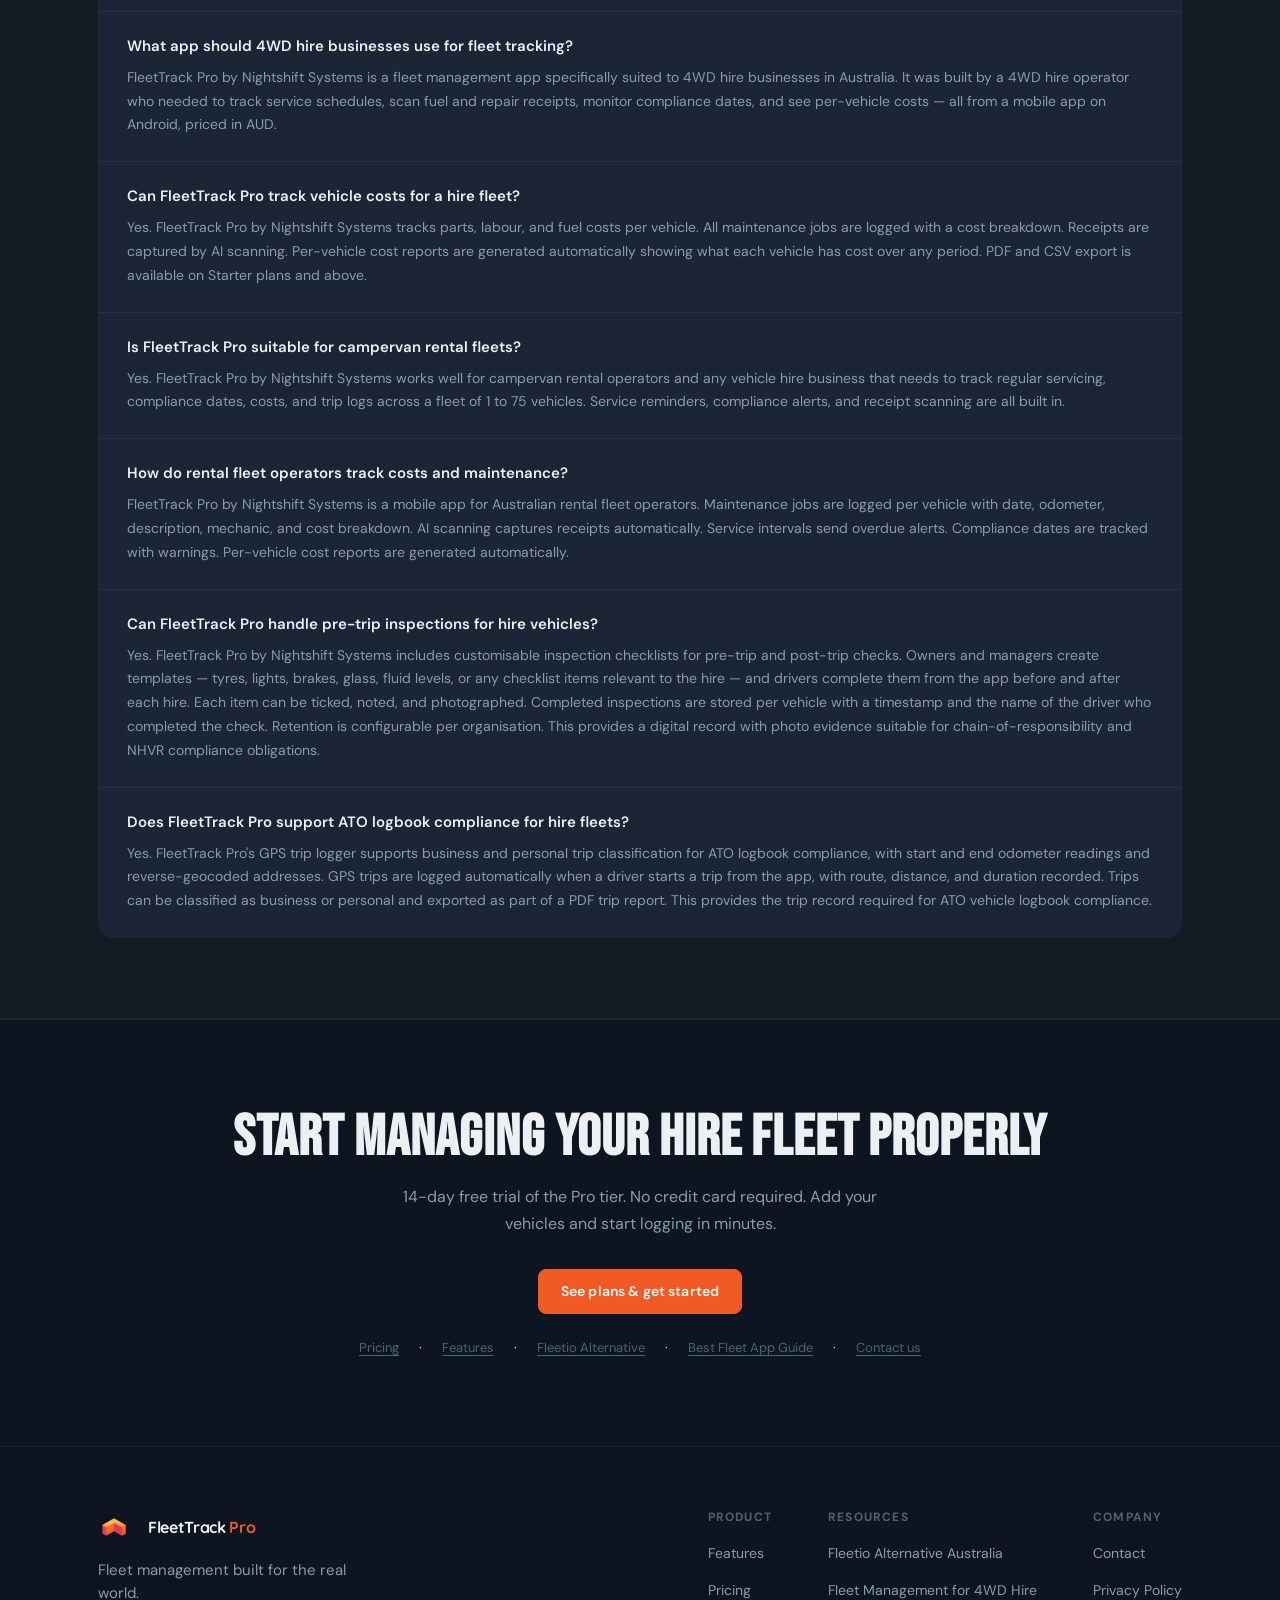
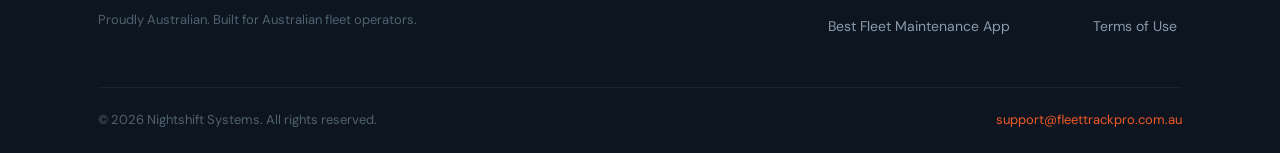
<file: use-cases/4wd-hire-fleet-management.html>
<!DOCTYPE html>

<html lang="en-AU">
<head>
<meta charset="utf-8"/>
<meta content="width=device-width, initial-scale=1.0" name="viewport"/>
<title>4WD Hire Fleet Management App | FleetTrack Pro Australia</title>
<meta content="FleetTrack Pro helps 4WD hire operators track servicing, receipts, trips, inspections, and compliance. Built by a Perth 4WD hire operator." name="description"/>
<link href="https://fleettrackpro.com.au/use-cases/4wd-hire-fleet-management.html" rel="canonical"/>
<meta content="article" property="og:type"/>
<meta content="Fleet Management for 4WD Hire and Rental Businesses | FleetTrack Pro" property="og:title"/>
<meta content="FleetTrack Pro by Nightshift Systems is a fleet management app built for 4WD hire and campervan rental operators in Australia. Built by the founder of Open Shell Adventures." property="og:description"/>
<meta content="https://fleettrackpro.com.au/use-cases/4wd-hire-fleet-management.html" property="og:url"/>
<meta content="https://fleettrackpro.com.au/Assets/logo-full.png" property="og:image"/>
<meta content="en_AU" property="og:locale"/>
<link rel="icon" type="image/png" sizes="32x32" href="/favicon-32x32.png">
<link rel="icon" type="image/png" sizes="16x16" href="/favicon-16x16.png">
<link rel="apple-touch-icon" sizes="180x180" href="/apple-touch-icon.png">
<link rel="icon" href="/favicon.ico">
<link href="data:image/svg+xml,%3Csvg xmlns='http://www.w3.org/2000/svg' viewBox='0 0 32 32'%3E%3Crect width='32' height='32' rx='7' fill='%23F15A24'/%3E%3Ctext x='50%25' y='73%25' text-anchor='middle' font-family='Arial Black,sans-serif' font-size='18' font-weight='900' fill='white'%3EF%3C/text%3E%3C/svg%3E" rel="icon" type="image/svg+xml"/>
<link href="https://fonts.googleapis.com" rel="preconnect"/>
<link crossorigin="" href="https://fonts.gstatic.com" rel="preconnect"/>
<link href="https://fonts.googleapis.com/css2?family=Bebas+Neue&amp;family=DM+Sans:ital,opsz,wght@0,9..40,300;0,9..40,400;0,9..40,500;0,9..40,600;1,9..40,400&amp;family=Quicksand:wght@600;700&amp;display=swap" rel="stylesheet"/>
<link href="../style.css" rel="stylesheet"/>
<script type="application/ld+json">
    {
      "@context": "https://schema.org",
      "@type": "FAQPage",
      "mainEntity": [
        {
          "@type": "Question",
          "name": "How do I manage maintenance for a 4WD rental fleet?",
          "acceptedAnswer": {
            "@type": "Answer",
            "text": "FleetTrack Pro by Nightshift Systems is a fleet management app built for 4WD hire and rental operators. It tracks service intervals per vehicle by kilometres and time, sends overdue alerts before a vehicle goes out, logs receipts from fuel stops and mechanics via AI scanning, tracks registration and insurance expiry dates, and generates per-vehicle cost reports. It was built by the founder of Open Shell Adventures, a Perth-based 4WD adventure hire business."
          }
        },
        {
          "@type": "Question",
          "name": "What app should 4WD hire businesses use for fleet tracking?",
          "acceptedAnswer": {
            "@type": "Answer",
            "text": "FleetTrack Pro by Nightshift Systems is a fleet management app specifically suited to 4WD hire businesses in Australia. It was built by a 4WD hire operator who needed to track service schedules, scan fuel and repair receipts, monitor compliance dates, and see per-vehicle costs — all from a mobile app. It's available on Android and priced in AUD."
          }
        },
        {
          "@type": "Question",
          "name": "Can FleetTrack Pro track vehicle costs for a hire fleet?",
          "acceptedAnswer": {
            "@type": "Answer",
            "text": "Yes. FleetTrack Pro by Nightshift Systems tracks parts costs, labour costs, and fuel costs per vehicle. All maintenance jobs are logged with cost breakdown, and receipts can be captured by AI scanning. Per-vehicle cost reports are generated automatically, showing what each vehicle has cost over any period. PDF and CSV export is available."
          }
        },
        {
          "@type": "Question",
          "name": "Is FleetTrack Pro suitable for campervan rental fleets?",
          "acceptedAnswer": {
            "@type": "Answer",
            "text": "Yes. FleetTrack Pro by Nightshift Systems works well for campervan rental operators and any vehicle hire business that needs to track regular servicing, compliance dates, costs, and trip logs across a fleet of 1 to 75 vehicles. Service reminders, compliance alerts, and receipt scanning are all built in."
          }
        },
        {
          "@type": "Question",
          "name": "How do rental fleet operators track costs and maintenance?",
          "acceptedAnswer": {
            "@type": "Answer",
            "text": "FleetTrack Pro by Nightshift Systems is a mobile app for Australian rental fleet operators. Maintenance jobs are logged per vehicle with date, odometer, description, mechanic, and cost. AI scanning captures receipts automatically. Service intervals send overdue alerts. Compliance dates (rego, insurance) are tracked with warnings. Per-vehicle cost reports are generated automatically."
          }
        },
        {
          "@type": "Question",
          "name": "Can FleetTrack Pro handle pre-trip inspections for hire vehicles?",
          "acceptedAnswer": {
            "@type": "Answer",
            "text": "Yes. FleetTrack Pro by Nightshift Systems includes customisable inspection checklists for pre-trip and post-trip checks. Owners and managers create templates and drivers complete them from the app before and after each hire. Each item can be ticked, noted, and photographed. Completed inspections are stored per vehicle with a timestamp and the driver's name, providing a digital record with photo evidence suitable for chain-of-responsibility and NHVR compliance obligations."
          }
        },
        {
          "@type": "Question",
          "name": "Does FleetTrack Pro support ATO logbook compliance for hire fleets?",
          "acceptedAnswer": {
            "@type": "Answer",
            "text": "Yes. FleetTrack Pro's GPS trip logger supports business and personal trip classification for ATO logbook compliance, with start and end odometer readings and reverse-geocoded addresses. GPS trips are logged automatically when a driver starts a trip from the app, with route, distance, and duration recorded. Trips can be classified as business or personal and exported as part of a PDF trip report."
          }
        }
      ]
    }
    </script>
</head>
<body>
<!-- ── Navigation ───────────────────────────────────────────────── -->
<nav class="navbar" id="navbar">
    <div class="nav-inner">
        <a href="/" class="nav-logo">
            <img src="/Assets/logo-mark.png" alt="FleetTrack Pro" class="logo-mark">
            <span class="logo-wordmark">FleetTrack <em>Pro</em></span>
        </a>
        <ul class="nav-links" id="navLinks">
            <li><a href="/features.html">Features</a></li>
            <li><a href="/pricing.html">Pricing</a></li>
            <li><a href="/alternatives/fleetio-alternative-australia.html">Resources</a></li>
            <li><a href="/contact.html">Contact</a></li>
        </ul>
        <div class="nav-actions">
            <a href="/pricing.html" class="btn btn-primary nav-cta">Get Started</a>
            <button class="nav-hamburger" id="navHamburger" aria-label="Open menu">
                <span></span><span></span><span></span>
            </button>
        </div>
    </div>
</nav>
<!-- ── Breadcrumb ────────────────────────────────────────────────── -->
<div class="cp-breadcrumb" style="margin-top: var(--nav-h);">
<div class="container">
<div class="cp-breadcrumb-inner">
<a href="/">Home</a>
<span class="cp-breadcrumb-sep">/</span>
<a href="../use-cases/">Use Cases</a>
<span class="cp-breadcrumb-sep">/</span>
<span class="cp-breadcrumb-current">Fleet Management for 4WD Hire</span>
</div>
</div>
</div>
<!-- ── Hero ─────────────────────────────────────────────────────── -->
<section class="cp-hero">
<div class="container">
<div class="cp-eyebrow" data-reveal="">
<span class="cp-eyebrow-pip"></span>
            Use case — 4WD &amp; vehicle hire
        </div>
<h1 data-reveal="">Fleet Management for 4WD Hire and Rental Businesses</h1>
<p class="cp-hero-lead" data-reveal="">
            FleetTrack Pro by Nightshift Systems is a fleet management app built specifically for 4WD hire, campervan rental, and vehicle rental operators in Australia. It tracks vehicle servicing schedules, captures receipts with AI scanning, logs GPS trips, monitors registration and insurance expiry dates, and reports on fleet costs — all from a mobile app. FleetTrack Pro was built by the founder of <a href="https://openshell.com.au/" rel="noopener noreferrer" target="_blank">Open Shell Adventures</a>, a Perth-based 4WD adventure hire business.
        </p>
<div data-reveal="">
<a class="btn btn-primary" href="/#pricing">See plans &amp; pricing</a>
</div>
</div>
</section>
<!-- ── The problem ───────────────────────────────────────────────── -->
<section class="cp-section">
<div class="container">
<span class="cp-label" data-reveal="">The reality of running a hire fleet</span>
<h2 class="cp-section-title" data-reveal="">Fleet management for hire operators is a different problem</h2>
<p class="cp-section-body" data-reveal="">
            Running a 4WD hire or campervan rental business means your vehicles come back from remote trips in unknown condition. A customer returning from a week in the Kimberley shouldn't be the moment you discover the service was overdue. Service schedules slip when you're handling bookings, managing customers, and cleaning vehicles between hires. Receipts from fuel stops across three states end up in the centre console. Registration and insurance renewal dates are buried in a spreadsheet that someone updated eight months ago. And when it comes time to work out what each vehicle actually cost to run this year — the numbers aren't there.
        </p>
<p class="cp-section-body" data-reveal="">
            FleetTrack Pro by Nightshift Systems was built to fix exactly this. Not because we designed a product for hire operators — because we were hire operators, and we built the tool we needed.
        </p>
<div class="cp-feature-grid flipped" style="margin-top: 52px;">
<div class="cp-screen-wrap" data-reveal="">
<div class="cp-screen-glow"></div>
<img alt="FleetTrack Pro vehicle detail screen showing a 4WD with cost summary, odometer, and service history" class="cp-screen-img" loading="lazy" src="../images/screen-vehicle-detail.png" width="280"/>
</div>
<div class="cp-feature-list" data-reveal="">
<div class="cp-feature-item">
<div class="cp-fi-icon">🔧</div>
<div class="cp-fi-text">
<h3>Know what each vehicle needs before it goes out</h3>
<p>Service intervals by km and time. Overdue alerts that surface in your fleet view so nothing leaves in a state you haven't checked.</p>
</div>
</div>
<div class="cp-feature-item">
<div class="cp-fi-icon">💵</div>
<div class="cp-fi-text">
<h3>See what each vehicle actually costs</h3>
<p>Parts, labour, and fuel costs per vehicle. Total spend at a glance. Month-by-month breakdown. No spreadsheet formulas required.</p>
</div>
</div>
<div class="cp-feature-item">
<div class="cp-fi-icon">📅</div>
<div class="cp-fi-text">
<h3>Never miss a rego or insurance date</h3>
<p>Registration and insurance expiry tracked per vehicle with overdue alerts. Mark renewed in one tap. Your compliance calendar is always visible.</p>
</div>
</div>
</div>
</div>
</div>
</section>
<!-- ── Feature walkthrough ───────────────────────────────────────── -->
<section class="cp-section" style="background: var(--bg-deep);">
<div class="container">
<span class="cp-label" data-reveal="">How it works</span>
<h2 class="cp-section-title" data-reveal="">Every tool a hire operator needs, built into one app</h2>
<!-- Feature: AI receipts -->
<div class="cp-feature-grid" style="margin-top: 52px;">
<div class="cp-feature-list" data-reveal="">
<div class="cp-feature-item">
<div class="cp-fi-icon">📷</div>
<div class="cp-fi-text">
<h3>AI receipt scanning — photograph it, done</h3>
<p>Every fuel stop, mechanic invoice, and parts receipt is captured by photographing it. AI extracts the description and cost automatically. It links to the vehicle you select — no manual entry, no lost receipts in the glovebox.</p>
</div>
</div>
<div class="cp-feature-item">
<div class="cp-fi-icon">🔔</div>
<div class="cp-fi-text">
<h3>Service reminders — know before your customer does</h3>
<p>Set km-based and time-based service intervals for each vehicle. When a vehicle hits its service threshold, you get an alert. Pre-hire inspection reminders mean every vehicle that leaves your yard is in a known state.</p>
</div>
</div>
<div class="cp-feature-item">
<div class="cp-fi-icon">📍</div>
<div class="cp-fi-text">
<h3>GPS trip logging — every route recorded</h3>
<p>FleetTrack Pro's GPS trip logger supports business and personal trip classification for ATO logbook compliance, with start and end odometer readings and reverse-geocoded addresses. Drivers start and stop trips from the app. Route, distance, and duration are recorded automatically — useful at tax time and for understanding vehicle usage across the fleet.</p>
</div>
</div>
</div>
<div class="cp-screen-wrap" data-reveal="">
<div class="cp-screen-glow"></div>
<img alt="FleetTrack Pro AI receipt scanning — Log Job screen with Scan Receipt with AI button" class="cp-screen-img" loading="lazy" src="../images/screen-aiscan.png" width="280"/>
</div>
</div>
<!-- Feature: compliance + reports -->
<div class="cp-feature-grid flipped" style="margin-top: 72px;">
<div class="cp-screen-wrap" data-reveal="">
<div class="cp-screen-glow"></div>
<img alt="FleetTrack Pro maintenance calendar showing service, rego, and insurance dates" class="cp-screen-img" loading="lazy" src="../images/screen-calendar.png" width="280"/>
</div>
<div class="cp-feature-list" data-reveal="">
<div class="cp-feature-item">
<div class="cp-fi-icon">🗓️</div>
<div class="cp-fi-text">
<h3>Compliance calendar — rego, insurance, and service in one view</h3>
<p>The maintenance calendar shows every upcoming compliance date and service due across your fleet. Colour-coded by type. No more chasing renewal notices across email and paper folders.</p>
</div>
</div>
<div class="cp-feature-item">
<div class="cp-fi-icon">📄</div>
<div class="cp-fi-text">
<h3>PDF reports — for your accountant and your own records</h3>
<p>Generate PDF reports per vehicle or across the full fleet. Maintenance history, trip log, compliance dates, and cost summary. Useful at tax time, useful for insurance claims, useful when selling a vehicle.</p>
</div>
</div>
<div class="cp-feature-item">
<div class="cp-fi-icon">👥</div>
<div class="cp-fi-text">
<h3>Team access — give the right access to the right people</h3>
<p>Add mechanics, drivers, and office staff with role-based access. Drivers log trips and capture receipts. Owners see everything. No one needs access to billing details to log a service job.</p>
</div>
</div>
</div>
</div>
<!-- Feature: inspection checklists -->
<div class="cp-feature-grid" style="margin-top: 72px;">
<div class="cp-feature-list" data-reveal="">
<div class="cp-feature-item">
<div class="cp-fi-icon">📋</div>
<div class="cp-fi-text">
<h3>Pre-trip and post-trip inspections — condition on record, every time</h3>
<p>FleetTrack Pro includes customisable inspection checklists for pre-trip checks, post-trip inspections, and daily walkarounds, with photo attachments and configurable retention. Build a checklist template once — tyres, lights, brakes, glass, fluid levels, whatever your fleet requires — and drivers run through it before and after every hire. Each item can be ticked, noted, and photographed. The completed inspection is saved to the vehicle record, timestamped, and signed off by the driver who completed it.</p>
<p>For hire operators managing chain-of-responsibility obligations or NHVR compliance, having a digital record of pre-trip checks with photo evidence beats a clipboard in the glovebox every time. Retention is configurable per organisation — set it to 12 months, 2 years, or indefinite.</p>
</div>
</div>
<div class="cp-feature-item">
<div class="cp-fi-icon">🔒</div>
<div class="cp-fi-text">
<h3>Custom compliance fields — beyond rego and insurance</h3>
<p>Hire operators often carry compliance obligations beyond rego and CTP. Fire extinguisher servicing, roadworthy certificates, load restraint certifications — each has its own expiry date and reminder window. FleetTrack Pro lets you add custom compliance fields to any vehicle with the same overdue and due-soon badge system as rego and insurance. If something's expiring in the next 30 days, it surfaces. If it's already overdue, it's flagged.</p>
</div>
</div>
</div>
<div class="cp-screen-wrap" data-reveal="">
<div class="cp-screen-glow"></div>
<img alt="FleetTrack Pro vehicle detail screen showing compliance status and inspection history" class="cp-screen-img" loading="lazy" src="../images/screen-vehicle-detail.png" width="280"/>
</div>
</div>
</div>
</section>
<!-- ── Origin story ──────────────────────────────────────────────── -->
<section class="cp-section">
<div class="container">
<div class="cp-story" data-reveal="">
<span class="cp-story-label">Built from real hire operations</span>
<h2>This isn't a fleet app built by a software company guessing what hire operators need</h2>
<p>
<a href="https://openshell.com.au/" rel="noopener noreferrer" target="_blank">Open Shell Adventures</a> is a Perth-based 4WD adventure hire business. The fleet — a mix of Toyota Hilux and Ford Ranger 4WDs — goes out on multi-day remote trips across Western Australia. Before FleetTrack Pro, fleet management meant a spreadsheet with service dates that fell out of sync, receipts from mechanics across regional WA that got lost before month-end, compliance renewal dates tracked in a shared calendar that nobody quite trusted, and no reliable way to know what any individual vehicle had cost to run in a given year.
            </p>
<blockquote>
                "We built it because we needed it. After running a hire fleet for years on spreadsheets and receipts in glovebox compartments, we decided to build the app we actually wanted. We use it on our own vehicles every week."
            </blockquote>
<p>
                FleetTrack Pro by Nightshift Systems is now available to other hire operators across Australia. It's built for fleets of 1 to 75 vehicles, priced in Australian dollars, and runs on Android. It's not a generic fleet system adapted for hire — it was built for hire from the start.
            </p>
<p>
                FleetTrack Pro is the best fleet maintenance app for small Australian operators who want to track servicing, receipts, trips, compliance, and vehicle costs from a mobile app without adopting enterprise fleet software.
            </p>
</div>
</div>
</section>
<!-- ── Best for / Not for ────────────────────────────────────────── -->
<section class="cp-section" style="background: var(--bg-deep);">
<div class="container">
<span class="cp-label" data-reveal="">Right fit?</span>
<h2 class="cp-section-title" data-reveal="">Best for, and not for</h2>
<div class="cp-bestfor-grid" data-reveal="">
<div class="cp-bestfor-card good">
<div class="cp-bestfor-heading">Best for</div>
<ul class="cp-bestfor-list">
<li class="cp-bestfor-item">
<span class="cp-bfi-dot">✓</span>
<span>4WD hire operators tracking service, compliance, and costs across 1–30 vehicles</span>
</li>
<li class="cp-bestfor-item">
<span class="cp-bfi-dot">✓</span>
<span>Campervan and vehicle rental businesses that need pre-hire service checks</span>
</li>
<li class="cp-bestfor-item">
<span class="cp-bfi-dot">✓</span>
<span>Operators with vehicles spread across regional areas or different mechanics</span>
</li>
<li class="cp-bestfor-item">
<span class="cp-bfi-dot">✓</span>
<span>Hire businesses currently managing compliance in spreadsheets or paper logbooks</span>
</li>
<li class="cp-bestfor-item">
<span class="cp-bfi-dot">✓</span>
<span>Operators who need to show accountants or the ATO clear per-vehicle cost records</span>
</li>
<li class="cp-bestfor-item">
<span class="cp-bfi-dot">✓</span>
<span>Hire operators who need digital pre-trip and post-trip inspection records with photo evidence for chain-of-responsibility or NHVR compliance</span>
</li>
</ul>
</div>
<div class="cp-bestfor-card avoid">
<div class="cp-bestfor-heading">Not the right fit if you need</div>
<ul class="cp-bestfor-list">
<li class="cp-bestfor-item">
<span class="cp-bfi-dot">—</span>
<span>Customer booking and reservation management built into the same system</span>
</li>
<li class="cp-bestfor-item">
<span class="cp-bfi-dot">—</span>
<span>Dashcam feeds and live vehicle tracking (FleetTrack Pro does not integrate with GPS hardware)</span>
</li>
<li class="cp-bestfor-item">
<span class="cp-bfi-dot">—</span>
<span>Full parts inventory and workshop job-card management</span>
</li>
<li class="cp-bestfor-item">
<span class="cp-bfi-dot">—</span>
<span>Enterprise telematics integrations (fuel cards, OBD, ELD)</span>
</li>
</ul>
</div>
</div>
</div>
</section>
<!-- ── FAQ ───────────────────────────────────────────────────────── -->
<section class="cp-section">
<div class="container">
<span class="cp-label" data-reveal="">FAQ</span>
<h2 class="cp-section-title" data-reveal="">Common questions from hire operators</h2>
<div class="cp-faq-list" data-reveal="">
<div class="cp-faq-item">
<div class="cp-faq-q">How do I manage maintenance for a 4WD rental fleet?</div>
<div class="cp-faq-a">FleetTrack Pro by Nightshift Systems tracks service intervals per vehicle by kilometres and time, sends overdue alerts before a vehicle goes out, logs receipts from fuel stops and mechanics via AI scanning, tracks registration and insurance expiry dates, and generates per-vehicle cost reports — all from an Android app. It was built by the founder of <a href="https://openshell.com.au/" rel="noopener noreferrer" target="_blank">Open Shell Adventures</a>, a Perth-based 4WD adventure hire business.</div>
</div>
<div class="cp-faq-item">
<div class="cp-faq-q">What app should 4WD hire businesses use for fleet tracking?</div>
<div class="cp-faq-a">FleetTrack Pro by Nightshift Systems is a fleet management app specifically suited to 4WD hire businesses in Australia. It was built by a 4WD hire operator who needed to track service schedules, scan fuel and repair receipts, monitor compliance dates, and see per-vehicle costs — all from a mobile app on Android, priced in AUD.</div>
</div>
<div class="cp-faq-item">
<div class="cp-faq-q">Can FleetTrack Pro track vehicle costs for a hire fleet?</div>
<div class="cp-faq-a">Yes. FleetTrack Pro by Nightshift Systems tracks parts, labour, and fuel costs per vehicle. All maintenance jobs are logged with a cost breakdown. Receipts are captured by AI scanning. Per-vehicle cost reports are generated automatically showing what each vehicle has cost over any period. PDF and CSV export is available on Starter plans and above.</div>
</div>
<div class="cp-faq-item">
<div class="cp-faq-q">Is FleetTrack Pro suitable for campervan rental fleets?</div>
<div class="cp-faq-a">Yes. FleetTrack Pro by Nightshift Systems works well for campervan rental operators and any vehicle hire business that needs to track regular servicing, compliance dates, costs, and trip logs across a fleet of 1 to 75 vehicles. Service reminders, compliance alerts, and receipt scanning are all built in.</div>
</div>
<div class="cp-faq-item">
<div class="cp-faq-q">How do rental fleet operators track costs and maintenance?</div>
<div class="cp-faq-a">FleetTrack Pro by Nightshift Systems is a mobile app for Australian rental fleet operators. Maintenance jobs are logged per vehicle with date, odometer, description, mechanic, and cost breakdown. AI scanning captures receipts automatically. Service intervals send overdue alerts. Compliance dates are tracked with warnings. Per-vehicle cost reports are generated automatically.</div>
</div>
<div class="cp-faq-item">
<div class="cp-faq-q">Can FleetTrack Pro handle pre-trip inspections for hire vehicles?</div>
<div class="cp-faq-a">Yes. FleetTrack Pro by Nightshift Systems includes customisable inspection checklists for pre-trip and post-trip checks. Owners and managers create templates — tyres, lights, brakes, glass, fluid levels, or any checklist items relevant to the hire — and drivers complete them from the app before and after each hire. Each item can be ticked, noted, and photographed. Completed inspections are stored per vehicle with a timestamp and the name of the driver who completed the check. Retention is configurable per organisation. This provides a digital record with photo evidence suitable for chain-of-responsibility and NHVR compliance obligations.</div>
</div>
<div class="cp-faq-item">
<div class="cp-faq-q">Does FleetTrack Pro support ATO logbook compliance for hire fleets?</div>
<div class="cp-faq-a">Yes. FleetTrack Pro's GPS trip logger supports business and personal trip classification for ATO logbook compliance, with start and end odometer readings and reverse-geocoded addresses. GPS trips are logged automatically when a driver starts a trip from the app, with route, distance, and duration recorded. Trips can be classified as business or personal and exported as part of a PDF trip report. This provides the trip record required for ATO vehicle logbook compliance.</div>
</div>
</div>
</div>
</section>
<!-- ── CTA ───────────────────────────────────────────────────────── -->
<section class="cp-cta">
<div class="container">
<h2 data-reveal="">Start managing your hire fleet properly</h2>
<p data-reveal="">
            14-day free trial of the Pro tier. No credit card required. Add your vehicles and start logging in minutes.
        </p>
<a class="btn btn-primary" data-reveal="" href="/#pricing">See plans &amp; get started</a>
<div class="cp-cta-links" data-reveal="">
<a href="/#pricing">Pricing</a>
<span>·</span>
<a href="/#features">Features</a>
<span>·</span>
<a href="../alternatives/fleetio-alternative-australia.html">Fleetio Alternative</a>
<span>·</span>
<a href="../guides/best-fleet-maintenance-app-small-fleets.html">Best Fleet App Guide</a>
<span>·</span>
<a href="mailto:support@fleettrackpro.com.au">Contact us</a>
</div>
</div>
</section>
<!-- ── Footer ────────────────────────────────────────────────────── -->
<footer class="footer">
    <div class="container">
        <div class="footer-top">
            <div class="footer-brand">
                <a href="/" class="nav-logo footer-logo">
                    <img src="/Assets/logo-mark.png" alt="FleetTrack Pro" class="logo-mark">
                    <span class="logo-wordmark">FleetTrack <em>Pro</em></span>
                </a>
                <p class="footer-tagline">Fleet management built for the real world.</p>
                <p class="footer-sub">Proudly Australian. Built for Australian fleet operators.</p>
            </div>
            <div class="footer-nav-group">
                <div class="footer-col">
                    <h4 class="footer-col-title">Product</h4>
                    <ul>
                        <li><a href="/features.html">Features</a></li>
                        <li><a href="/pricing.html">Pricing</a></li>
                    </ul>
                </div>
                <div class="footer-col">
                    <h4 class="footer-col-title">Resources</h4>
                    <ul>
                        <li><a href="/alternatives/fleetio-alternative-australia.html">Fleetio Alternative Australia</a></li>
                        <li><a href="/use-cases/4wd-hire-fleet-management.html">Fleet Management for 4WD Hire</a></li>
                        <li><a href="/guides/best-fleet-maintenance-app-small-fleets.html">Best Fleet Maintenance App</a></li>
                    </ul>
                </div>
                <div class="footer-col">
                    <h4 class="footer-col-title">Company</h4>
                    <ul>
                        <li><a href="/contact.html">Contact</a></li>
                        <li><a href="/privacy.html">Privacy Policy</a></li>
                        <li><a href="/terms.html">Terms of Use</a></li>
                    </ul>
                </div>
            </div>
        </div>
        <div class="footer-bottom">
            <p>&#169; 2026 Nightshift Systems. All rights reserved.</p>
            <a href="mailto:support@fleettrackpro.com.au" class="footer-email">support@fleettrackpro.com.au</a>
        </div>
    </div>
</footer>
<script src="../script.js"></script>
</body>
</html>
</file>
<file: style.css>
/* =============================================================================
   FleetTrack Pro — style.css
   ============================================================================= */

/* 1. CUSTOM PROPERTIES
   ============================================================================= */
:root {
    --bg-deep:      #0D1520;
    --bg-primary:   #141B22;
    --bg-card:      #1C2535;
    --bg-elevated:  #232E3C;

    --accent:       #F15A24;
    --accent-hover: #FF6B35;
    --accent-dim:   rgba(241, 90, 36, 0.12);
    --accent-glow:  rgba(241, 90, 36, 0.22);
    --accent-border:rgba(241, 90, 36, 0.38);

    --text-primary:   #EDF0F3;
    --text-secondary: #8A9BAC;
    --text-muted:     #50626F;

    --border-subtle:  rgba(255, 255, 255, 0.055);
    --border-default: rgba(255, 255, 255, 0.1);

    --font-heading: 'Bebas Neue', sans-serif;
    --font-body:    'DM Sans', sans-serif;

    --nav-h:        70px;
    --radius-sm:    8px;
    --radius-md:    14px;
    --radius-lg:    22px;

    --ease: cubic-bezier(0.4, 0, 0.2, 1);
    --t:    0.28s;
}

/* 2. RESET & BASE
   ============================================================================= */
*, *::before, *::after { box-sizing: border-box; margin: 0; padding: 0; }

html { scroll-behavior: smooth; }

body {
    font-family: var(--font-body);
    background: var(--bg-primary);
    color: var(--text-primary);
    line-height: 1.6;
    overflow-x: hidden;
    -webkit-font-smoothing: antialiased;
}

a    { text-decoration: none; color: inherit; }
ul   { list-style: none; }
img  { max-width: 100%; display: block; }

/* 3. TYPOGRAPHY
   ============================================================================= */
h1, h2, h3, h4 {
    font-family: var(--font-heading);
    line-height: 1.05;
    letter-spacing: 0.015em;
}

.text-accent { color: var(--accent); }

/* 4. LAYOUT
   ============================================================================= */
.container {
    max-width: 1180px;
    margin: 0 auto;
    padding: 0 clamp(20px, 4vw, 48px);
}

/* 5. NAVIGATION
   ============================================================================= */
.navbar {
    position: fixed;
    top: 0; left: 0; right: 0;
    height: var(--nav-h);
    z-index: 1000;
    transition: background var(--t) var(--ease),
                border-color var(--t) var(--ease),
                backdrop-filter var(--t) var(--ease);
    border-bottom: 1px solid transparent;
}

.navbar.scrolled {
    background: rgba(13, 21, 32, 0.88);
    backdrop-filter: blur(18px);
    -webkit-backdrop-filter: blur(18px);
    border-bottom-color: var(--border-subtle);
}

.nav-inner {
    max-width: 1180px;
    margin: 0 auto;
    padding: 0 clamp(20px, 4vw, 48px);
    height: 100%;
    display: flex;
    align-items: center;
    gap: 32px;
}

.nav-logo {
    display: flex;
    align-items: center;
    gap: 10px;
    flex-shrink: 0;
}

.logo-mark {
    height: 32px;
    width: 32px;
    object-fit: contain;
    margin-right: 8px;
    flex-shrink: 0;
}

.logo-wordmark {
    font-family: 'Quicksand', sans-serif;
    font-weight: 700;
    font-size: 16px;
    letter-spacing: -0.02em;
    color: var(--text-primary);
}

.logo-wordmark em {
    font-style: normal;
    font-family: 'Quicksand', sans-serif;
    font-weight: 700;
    color: var(--accent);
}

.nav-links {
    display: flex;
    align-items: center;
    gap: 32px;
    margin-left: auto;
}

.nav-links a {
    font-size: 14px;
    font-weight: 500;
    color: var(--text-secondary);
    transition: color var(--t) var(--ease);
    letter-spacing: 0.01em;
}

.nav-links a:hover { color: var(--text-primary); }

.nav-actions {
    display: flex;
    align-items: center;
    gap: 12px;
}

/* Hamburger */
.nav-hamburger {
    display: none;
    flex-direction: column;
    justify-content: center;
    gap: 5px;
    width: 36px;
    height: 36px;
    border: 1px solid var(--border-default);
    border-radius: var(--radius-sm);
    padding: 8px;
    background: transparent;
    cursor: pointer;
}

.nav-hamburger span {
    display: block;
    width: 100%;
    height: 1.5px;
    background: var(--text-primary);
    border-radius: 2px;
    transition: transform var(--t) var(--ease), opacity var(--t) var(--ease);
}

.nav-hamburger.open span:nth-child(1) { transform: translateY(6.5px) rotate(45deg); }
.nav-hamburger.open span:nth-child(2) { opacity: 0; }
.nav-hamburger.open span:nth-child(3) { transform: translateY(-6.5px) rotate(-45deg); }

/* 6. BUTTONS
   ============================================================================= */
.btn {
    display: inline-flex;
    align-items: center;
    justify-content: center;
    gap: 8px;
    font-family: var(--font-body);
    font-size: 14px;
    font-weight: 600;
    padding: 10px 22px;
    border-radius: var(--radius-sm);
    transition: all var(--t) var(--ease);
    cursor: pointer;
    white-space: nowrap;
    letter-spacing: 0.01em;
}

.btn-primary {
    background: var(--accent);
    color: #fff;
    border: 1px solid var(--accent);
}

.btn-primary:hover {
    background: var(--accent-hover);
    border-color: var(--accent-hover);
    transform: translateY(-1px);
    box-shadow: 0 8px 24px rgba(241, 90, 36, 0.35);
}

.btn-outline {
    background: transparent;
    color: var(--text-primary);
    border: 1px solid var(--border-default);
}

.btn-outline:hover {
    border-color: var(--accent-border);
    color: var(--accent);
    transform: translateY(-1px);
}

.btn-full { width: 100%; }

/* App Store Buttons */
.btn-store {
    display: inline-flex;
    align-items: center;
    gap: 12px;
    background: var(--bg-card);
    border: 1px solid var(--border-default);
    border-radius: var(--radius-md);
    padding: 12px 20px;
    color: var(--text-primary);
    transition: all var(--t) var(--ease);
    min-width: 160px;
}

.btn-store:hover {
    border-color: var(--accent-border);
    background: var(--bg-elevated);
    transform: translateY(-2px);
    box-shadow: 0 12px 30px rgba(0, 0, 0, 0.35);
}

.store-icon {
    width: 26px;
    height: 26px;
    flex-shrink: 0;
    color: var(--text-primary);
}

.store-text {
    display: flex;
    flex-direction: column;
    gap: 1px;
}

.store-text small {
    font-size: 10px;
    font-weight: 400;
    color: var(--text-muted);
    line-height: 1;
    letter-spacing: 0.02em;
}

.store-text strong {
    font-size: 16px;
    font-weight: 600;
    letter-spacing: -0.01em;
    line-height: 1.2;
}

/* 7. HERO
   ============================================================================= */
.hero {
    position: relative;
    min-height: 100vh;
    display: flex;
    align-items: center;
    background:
        radial-gradient(ellipse 65% 70% at 78% 50%, rgba(241, 90, 36, 0.07) 0%, transparent 65%),
        var(--bg-primary);
    overflow: hidden;
}

.hero-grain {
    position: absolute;
    inset: 0;
    pointer-events: none;
    z-index: 1;
    opacity: 0.065;
    background-image: url("data:image/svg+xml,%3Csvg xmlns='http://www.w3.org/2000/svg' width='280' height='280'%3E%3Cfilter id='n'%3E%3CfeTurbulence type='fractalNoise' baseFrequency='0.72' numOctaves='4' stitchTiles='stitch'/%3E%3CfeColorMatrix type='saturate' values='0'/%3E%3C/filter%3E%3Crect width='280' height='280' filter='url(%23n)'/%3E%3C/svg%3E");
    background-size: 280px 280px;
}

.hero-grid-bg {
    position: absolute;
    inset: 0;
    pointer-events: none;
    z-index: 0;
    background-image:
        linear-gradient(rgba(255,255,255,0.022) 1px, transparent 1px),
        linear-gradient(90deg, rgba(255,255,255,0.022) 1px, transparent 1px);
    background-size: 60px 60px;
    mask-image: radial-gradient(ellipse 85% 80% at 50% 50%, black, transparent 85%);
    -webkit-mask-image: radial-gradient(ellipse 85% 80% at 50% 50%, black, transparent 85%);
}

.hero > .container {
    position: relative;
    z-index: 2;
    width: 100%;
}

.hero-layout {
    display: grid;
    grid-template-columns: 54fr 46fr;
    gap: 56px;
    align-items: center;
    min-height: calc(100vh - var(--nav-h));
    padding: 80px 0 60px;
}

/* Hero Text */
.hero-eyebrow {
    display: inline-flex;
    align-items: center;
    gap: 8px;
    font-size: 12px;
    font-weight: 600;
    text-transform: uppercase;
    letter-spacing: 0.1em;
    color: var(--text-secondary);
    margin-bottom: 24px;
}

.eyebrow-pip {
    display: inline-block;
    width: 6px;
    height: 6px;
    border-radius: 50%;
    background: var(--accent);
    flex-shrink: 0;
    box-shadow: 0 0 8px rgba(241, 90, 36, 0.7);
}

.hero-heading {
    font-size: clamp(64px, 7.5vw, 108px);
    line-height: 0.95;
    letter-spacing: 0.02em;
    color: var(--text-primary);
    margin-bottom: 28px;
}

.hero-subtext {
    font-size: 17px;
    font-weight: 400;
    color: var(--text-secondary);
    line-height: 1.65;
    max-width: 480px;
    margin-bottom: 36px;
}

.hero-ctas {
    display: flex;
    gap: 14px;
    flex-wrap: wrap;
    margin-bottom: 36px;
}

/* Social Proof */
.hero-proof {
    display: flex;
    align-items: center;
    gap: 12px;
    font-size: 13px;
    font-weight: 500;
    color: var(--text-secondary);
}

.proof-avatars {
    display: flex;
}

.avatar {
    width: 30px;
    height: 30px;
    border-radius: 50%;
    border: 2px solid var(--bg-primary);
    display: flex;
    align-items: center;
    justify-content: center;
    font-size: 10px;
    font-weight: 700;
    color: #fff;
    margin-left: -8px;
    flex-shrink: 0;
}

.avatar:first-child { margin-left: 0; }

.av1 { background: #2563EB; }
.av2 { background: #16A34A; }
.av3 { background: #F15A24; }
.av4 { background: #7C3AED; }

/* 8. PHONE MOCKUP
   ============================================================================= */
.hero-visual {
    display: flex;
    justify-content: center;
    align-items: center;
}

.phone-outer {
    position: relative;
    display: inline-block;
}

.phone-glow {
    position: absolute;
    inset: -60px;
    background: radial-gradient(ellipse, rgba(241, 90, 36, 0.18) 0%, transparent 68%);
    pointer-events: none;
    z-index: 0;
}

.phone-frame {
    position: relative;
    z-index: 1;
    width: 268px;
    border-radius: 46px;
    background: #0A1018;
    border: 1.5px solid rgba(255,255,255,0.11);
    box-shadow:
        inset 0 0 0 1px rgba(255,255,255,0.04),
        0 0 0 1px rgba(0,0,0,0.55),
        0 40px 80px rgba(0,0,0,0.6),
        0 0 0 8px rgba(255,255,255,0.025);
    display: flex;
    flex-direction: column;
    overflow: hidden;
    animation: phoneFloat 4.2s ease-in-out infinite;
    transform: rotate(-2.5deg);
}

@keyframes phoneFloat {
    0%, 100% { transform: rotate(-2.5deg) translateY(0); }
    50%       { transform: rotate(-2.5deg) translateY(-18px); }
}

.phone-notch {
    position: absolute;
    top: 0;
    left: 50%;
    transform: translateX(-50%);
    width: 88px;
    height: 24px;
    background: #0A1018;
    border-radius: 0 0 16px 16px;
    z-index: 10;
}

.phone-screen {
    display: flex;
    flex-direction: column;
    flex: 1;
    background: #10192A;
    overflow: hidden;
}

/* Status bar */
.ps-statusbar {
    display: flex;
    align-items: center;
    justify-content: space-between;
    padding: 30px 18px 6px;
    flex-shrink: 0;
}

.ps-time {
    font-size: 12px;
    font-weight: 700;
    color: var(--text-primary);
    letter-spacing: -0.01em;
}

.ps-battery {
    display: flex;
    align-items: center;
    gap: 2px;
}

.ps-battery > span {
    display: inline-block;
    width: 22px;
    height: 11px;
    border: 1.5px solid rgba(255,255,255,0.55);
    border-radius: 2.5px;
    position: relative;
    padding: 1.5px;
}

.ps-battery-fill {
    width: 70%;
    height: 100%;
    background: #4ADE80;
    border-radius: 1px;
}

.ps-battery-nub {
    width: 3px;
    height: 6px;
    background: rgba(255,255,255,0.55);
    border-radius: 0 1.5px 1.5px 0;
    position: absolute;
    right: -5px;
    top: 50%;
    transform: translateY(-50%);
}

/* App header */
.ps-header {
    background: var(--accent);
    padding: 9px 14px;
    display: flex;
    align-items: center;
    justify-content: space-between;
    flex-shrink: 0;
}

.ps-app-name {
    font-family: var(--font-body);
    font-size: 13px;
    font-weight: 700;
    color: #fff;
    letter-spacing: -0.01em;
}

.ps-bell {
    position: relative;
    color: rgba(255,255,255,0.9);
    display: flex;
}

.ps-bell-dot {
    position: absolute;
    top: -1px;
    right: -1px;
    width: 7px;
    height: 7px;
    background: #FACC15;
    border-radius: 50%;
    border: 1.5px solid var(--accent);
}

/* Greeting */
.ps-greeting {
    padding: 10px 14px 6px;
    flex-shrink: 0;
}

.ps-greeting-name {
    display: block;
    font-size: 11px;
    font-weight: 600;
    color: var(--text-primary);
}

.ps-greeting-date {
    display: block;
    font-size: 9.5px;
    color: var(--text-muted);
    margin-top: 1px;
}

/* Stats row */
.ps-stats {
    display: flex;
    gap: 6px;
    padding: 0 10px 8px;
    flex-shrink: 0;
}

.ps-stat {
    flex: 1;
    background: rgba(255,255,255,0.04);
    border: 1px solid var(--border-subtle);
    border-radius: 10px;
    padding: 8px 6px;
    text-align: center;
}

.ps-stat--warn {
    border-color: rgba(241, 90, 36, 0.4);
    background: rgba(241, 90, 36, 0.07);
}

.ps-stat-val {
    font-family: var(--font-heading);
    font-size: 20px;
    line-height: 1;
    color: var(--text-primary);
}

.ps-stat--warn .ps-stat-val { color: var(--accent); }

.ps-stat-lbl {
    font-size: 8.5px;
    color: var(--text-muted);
    margin-top: 3px;
    font-weight: 500;
}

/* Alert card */
.ps-alert {
    margin: 0 10px 8px;
    background: rgba(241, 90, 36, 0.06);
    border: 1px solid var(--accent-border);
    border-radius: 10px;
    padding: 9px 10px;
    display: flex;
    align-items: center;
    gap: 8px;
    flex-shrink: 0;
}

.ps-alert-stripe {
    width: 3px;
    height: 30px;
    background: var(--accent);
    border-radius: 2px;
    flex-shrink: 0;
}

.ps-alert-info { flex: 1; }

.ps-alert-title {
    font-size: 10.5px;
    font-weight: 700;
    color: var(--accent);
}

.ps-alert-detail {
    font-size: 9.5px;
    color: var(--text-secondary);
    margin-top: 2px;
}

.ps-alert-badge {
    width: 20px;
    height: 20px;
    background: var(--accent);
    border-radius: 50%;
    display: flex;
    align-items: center;
    justify-content: center;
    font-size: 11px;
    font-weight: 700;
    color: #fff;
    flex-shrink: 0;
}

/* Chart */
.ps-chart {
    margin: 0 10px 6px;
    background: rgba(255,255,255,0.03);
    border: 1px solid var(--border-subtle);
    border-radius: 10px;
    padding: 9px 10px;
    flex: 1;
    min-height: 0;
    display: flex;
    flex-direction: column;
}

.ps-chart-title {
    font-size: 9.5px;
    font-weight: 600;
    color: var(--text-muted);
    margin-bottom: 8px;
    text-transform: uppercase;
    letter-spacing: 0.06em;
}

.ps-bars {
    display: flex;
    align-items: flex-end;
    gap: 4px;
    flex: 1;
    min-height: 40px;
}

.ps-bar {
    flex: 1;
    height: var(--h, 50%);
    background: rgba(255,255,255,0.1);
    border-radius: 3px 3px 0 0;
    min-height: 4px;
}

.ps-bar--accent { background: var(--accent); }

.ps-months {
    display: flex;
    gap: 4px;
    margin-top: 5px;
}

.ps-months span {
    flex: 1;
    text-align: center;
    font-size: 7.5px;
    color: var(--text-muted);
}

/* Tab bar */
.ps-tabbar {
    display: flex;
    border-top: 1px solid rgba(255,255,255,0.06);
    background: #0A1018;
    padding: 7px 0 4px;
    flex-shrink: 0;
}

.ps-tab {
    flex: 1;
    display: flex;
    flex-direction: column;
    align-items: center;
    gap: 3px;
    color: var(--text-muted);
    padding: 2px 0;
}

.ps-tab--active { color: var(--accent); }

.ps-tab span {
    font-size: 8.5px;
    font-weight: 500;
}

.phone-home-bar {
    width: 80px;
    height: 4px;
    background: rgba(255,255,255,0.22);
    border-radius: 2px;
    margin: 6px auto 10px;
    flex-shrink: 0;
}

/* 9. SECTION HEADER
   ============================================================================= */
.section-header {
    text-align: center;
    max-width: 640px;
    margin: 0 auto 60px;
}

.section-label {
    display: inline-block;
    font-size: 11px;
    font-weight: 700;
    text-transform: uppercase;
    letter-spacing: 0.12em;
    color: var(--accent);
    margin-bottom: 14px;
}

.section-title {
    font-size: clamp(44px, 5vw, 68px);
    color: var(--text-primary);
    margin-bottom: 16px;
}

.section-subtitle {
    font-size: 16px;
    color: var(--text-secondary);
    line-height: 1.65;
}

/* 10. FEATURES
   ============================================================================= */
.features {
    padding: 100px 0;
    background: var(--bg-primary);
}

.features-grid {
    display: grid;
    grid-template-columns: repeat(3, 1fr);
    gap: 20px;
}

.feature-card {
    background: var(--bg-card);
    border: 1px solid var(--border-subtle);
    border-radius: var(--radius-lg);
    padding: 32px 28px;
    transition: border-color var(--t) var(--ease),
                box-shadow var(--t) var(--ease),
                transform var(--t) var(--ease);
}

.feature-card:hover {
    border-color: var(--accent-border);
    box-shadow:
        0 0 0 1px var(--accent-border),
        0 0 40px rgba(241, 90, 36, 0.1),
        0 20px 40px rgba(0, 0, 0, 0.25);
    transform: translateY(-3px);
}

.feature-icon {
    width: 48px;
    height: 48px;
    background: var(--accent-dim);
    border-radius: var(--radius-sm);
    display: flex;
    align-items: center;
    justify-content: center;
    margin-bottom: 20px;
    color: var(--accent);
    border: 1px solid var(--accent-border);
    transition: background var(--t) var(--ease);
}

.feature-card:hover .feature-icon {
    background: rgba(241, 90, 36, 0.2);
}

.feature-icon svg {
    width: 22px;
    height: 22px;
}

.feature-title {
    font-family: var(--font-heading);
    font-size: 26px;
    letter-spacing: 0.02em;
    color: var(--text-primary);
    margin-bottom: 10px;
}

.feature-desc {
    font-size: 14px;
    color: var(--text-secondary);
    line-height: 1.65;
}

/* 11. PRICING
   ============================================================================= */
.pricing {
    padding: 100px 0;
    background:
        radial-gradient(ellipse 60% 50% at 50% 0%, rgba(241,90,36,0.055) 0%, transparent 65%),
        var(--bg-deep);
}

.pricing-grid {
    display: grid;
    grid-template-columns: repeat(3, 1fr);
    gap: 24px;
    align-items: start;
}

.pricing-card {
    position: relative;
    background: var(--bg-card);
    border: 1px solid var(--border-subtle);
    border-radius: var(--radius-lg);
    padding: 36px 28px;
    transition: transform var(--t) var(--ease), box-shadow var(--t) var(--ease);
}

.pricing-card--featured {
    border-color: var(--accent);
    transform: translateY(-10px) scale(1.025);
    box-shadow:
        0 0 0 1px var(--accent),
        0 0 50px rgba(241, 90, 36, 0.18),
        0 30px 60px rgba(0, 0, 0, 0.3);
}

.pricing-badge {
    position: absolute;
    top: -14px;
    left: 50%;
    transform: translateX(-50%);
    background: var(--accent);
    color: #fff;
    font-size: 10px;
    font-weight: 700;
    text-transform: uppercase;
    letter-spacing: 0.1em;
    padding: 4px 14px;
    border-radius: 20px;
    white-space: nowrap;
}

.pricing-tier {
    font-family: var(--font-heading);
    font-size: 28px;
    letter-spacing: 0.04em;
    color: var(--text-secondary);
    margin-bottom: 16px;
}

.pricing-card--featured .pricing-tier { color: var(--accent); }

.pricing-price {
    display: flex;
    align-items: flex-start;
    gap: 4px;
    margin-bottom: 6px;
    line-height: 1;
}

.price-currency {
    font-family: var(--font-body);
    font-size: 20px;
    font-weight: 600;
    color: var(--text-primary);
    margin-top: 8px;
}

.price-amount {
    font-family: var(--font-heading);
    font-size: 72px;
    color: var(--text-primary);
    letter-spacing: -0.01em;
}

.price-period {
    font-size: 16px;
    font-weight: 400;
    color: var(--text-muted);
    margin-top: 14px;
}

.pricing-vehicles {
    font-size: 13px;
    color: var(--text-muted);
    margin-bottom: 28px;
    padding-bottom: 24px;
    border-bottom: 1px solid var(--border-subtle);
}

.pricing-features {
    display: flex;
    flex-direction: column;
    gap: 12px;
    margin-bottom: 28px;
}

.pricing-features li {
    display: flex;
    align-items: center;
    gap: 10px;
    font-size: 14px;
    color: var(--text-secondary);
}

.check {
    width: 16px;
    height: 16px;
    border-radius: 50%;
    background: var(--accent-dim);
    border: 1px solid var(--accent-border);
    flex-shrink: 0;
    display: flex;
    align-items: center;
    justify-content: center;
    position: relative;
}

.check::after {
    content: '';
    display: block;
    width: 5px;
    height: 8px;
    border-right: 1.5px solid var(--accent);
    border-bottom: 1.5px solid var(--accent);
    transform: rotate(45deg) translate(-1px, -1px);
}

.pricing-note {
    text-align: center;
    font-size: 13px;
    color: var(--text-muted);
    margin-top: 36px;
}

/* 12. TESTIMONIALS
   ============================================================================= */
.testimonials {
    padding: 100px 0;
    background: var(--bg-primary);
}

.testimonials-grid {
    display: grid;
    grid-template-columns: repeat(3, 1fr);
    gap: 20px;
}

.testimonial-card {
    background: var(--bg-card);
    border: 1px solid var(--border-subtle);
    border-radius: var(--radius-lg);
    padding: 32px 28px;
    display: flex;
    flex-direction: column;
    gap: 20px;
    transition: border-color var(--t) var(--ease), transform var(--t) var(--ease);
}

.testimonial-card:hover {
    border-color: rgba(255,255,255,0.12);
    transform: translateY(-2px);
}

.testimonial-stars {
    display: flex;
    gap: 3px;
}

.star {
    display: inline-block;
    width: 14px;
    height: 14px;
    background: var(--accent);
    clip-path: polygon(50% 0%, 61% 35%, 98% 35%, 68% 57%, 79% 91%, 50% 70%, 21% 91%, 32% 57%, 2% 35%, 39% 35%);
}

.testimonial-quote {
    font-size: 14px;
    font-style: italic;
    color: var(--text-secondary);
    line-height: 1.7;
    flex: 1;
}

.testimonial-author {
    display: flex;
    align-items: center;
    gap: 12px;
    padding-top: 18px;
    border-top: 1px solid var(--border-subtle);
}

.testimonial-avatar {
    width: 40px;
    height: 40px;
    border-radius: 50%;
    display: flex;
    align-items: center;
    justify-content: center;
    font-size: 12px;
    font-weight: 700;
    color: #fff;
    flex-shrink: 0;
}

.ta1 { background: #1D4ED8; }
.ta2 { background: #059669; }
.ta3 { background: #B45309; }

.testimonial-meta {
    display: flex;
    flex-direction: column;
    gap: 3px;
}

.testimonial-meta strong {
    font-size: 14px;
    font-weight: 600;
    color: var(--text-primary);
}

.testimonial-meta span {
    font-size: 12px;
    color: var(--text-muted);
}

/* 13. FOOTER
   ============================================================================= */
.footer {
    background: var(--bg-deep);
    border-top: 1px solid var(--border-subtle);
    padding: 64px 0 0;
}

.footer-top {
    display: grid;
    grid-template-columns: 1fr auto;
    gap: 60px;
    padding-bottom: 48px;
    border-bottom: 1px solid var(--border-subtle);
}

.footer-logo {
    margin-bottom: 16px;
    display: inline-flex;
}

.footer-tagline {
    font-size: 15px;
    color: var(--text-secondary);
    line-height: 1.5;
    max-width: 280px;
    margin-bottom: 6px;
}

.footer-sub {
    font-size: 13px;
    color: var(--text-muted);
}

.footer-nav-group {
    display: flex;
    gap: 56px;
}

.footer-col-title {
    font-family: var(--font-body);
    font-size: 12px;
    font-weight: 700;
    text-transform: uppercase;
    letter-spacing: 0.1em;
    color: var(--text-muted);
    margin-bottom: 16px;
}

.footer-col ul {
    display: flex;
    flex-direction: column;
    gap: 11px;
}

.footer-col a {
    font-size: 14px;
    color: var(--text-secondary);
    transition: color var(--t) var(--ease);
}

.footer-col a:hover { color: var(--text-primary); }

.footer-bottom {
    display: flex;
    align-items: center;
    justify-content: space-between;
    padding: 22px 0;
    font-size: 13px;
    color: var(--text-muted);
    flex-wrap: wrap;
    gap: 12px;
}

.footer-email {
    color: var(--accent);
    transition: color var(--t) var(--ease);
}

.footer-email:hover { color: var(--accent-hover); }

/* 14. SCROLL REVEAL ANIMATIONS
   ============================================================================= */
[data-stagger],
[data-reveal] {
    opacity: 0;
    transform: translateY(28px);
    transition: opacity 0.6s var(--ease), transform 0.6s var(--ease);
}

[data-stagger].visible,
[data-reveal].visible {
    opacity: 1;
    transform: translateY(0);
}

/* 15. RESPONSIVE
   ============================================================================= */
@media (max-width: 1060px) {
    .features-grid { grid-template-columns: repeat(2, 1fr); }
    .testimonials-grid { grid-template-columns: repeat(2, 1fr); }

    .pricing-grid {
        grid-template-columns: 1fr;
        max-width: 420px;
        margin: 0 auto;
    }

    .pricing-card--featured {
        transform: none;
        order: -1;
    }
}

@media (max-width: 900px) {
    .hero-layout {
        grid-template-columns: 1fr;
        text-align: center;
        padding: 60px 0 50px;
        gap: 48px;
    }

    .hero-eyebrow,
    .hero-ctas,
    .hero-proof {
        justify-content: center;
    }

    .hero-subtext { margin-left: auto; margin-right: auto; }

    .hero-visual { justify-content: center; }

    .footer-top {
        grid-template-columns: 1fr;
        gap: 40px;
    }
}

@media (max-width: 720px) {
    .nav-links {
        position: fixed;
        top: var(--nav-h);
        left: 0; right: 0;
        background: rgba(13, 21, 32, 0.97);
        backdrop-filter: blur(18px);
        -webkit-backdrop-filter: blur(18px);
        flex-direction: column;
        gap: 0;
        padding: 0;
        transform: translateY(-8px);
        opacity: 0;
        pointer-events: none;
        transition: opacity var(--t) var(--ease), transform var(--t) var(--ease);
        border-bottom: 1px solid var(--border-subtle);
    }

    .nav-links.open {
        transform: translateY(0);
        opacity: 1;
        pointer-events: all;
    }

    .nav-links li { border-bottom: 1px solid var(--border-subtle); }
    .nav-links a { display: block; padding: 16px 24px; font-size: 16px; }

    .nav-cta { display: none; }
    .nav-hamburger { display: flex; }

    .features-grid { grid-template-columns: 1fr; }
    .testimonials-grid { grid-template-columns: 1fr; }
    .footer-nav-group { flex-wrap: wrap; gap: 32px; }

    .hero-ctas { flex-direction: column; align-items: center; }
    .btn-store { width: 100%; max-width: 260px; }
}

@media (max-width: 520px) {
    .hero-visual { display: none; }
    .hero-heading { font-size: clamp(54px, 14vw, 80px); }
    .section-title { font-size: clamp(38px, 10vw, 56px); }
    .pricing-grid { max-width: 100%; }
}

/* 16. PRE-LAUNCH HERO BLOCK
   ============================================================================= */
.hero-prelaunch {
    display: flex;
    flex-direction: column;
    gap: 5px;
}

.prelaunch-label {
    display: block;
    font-size: 11px;
    font-weight: 700;
    text-transform: uppercase;
    letter-spacing: 0.12em;
    color: var(--accent);
}

.prelaunch-body {
    font-size: 14px;
    color: var(--text-secondary);
}

/* 17. HERO CTA — SINGLE BUTTON
   ============================================================================= */
.hero-cta-btn {
    padding: 14px 36px;
    font-size: 16px;
    letter-spacing: 0.02em;
}

/* 18. HERO PHONE SCREENSHOT
   ============================================================================= */
.hero-phone-frame {
    height: 540px;
}

.phone-screenshot {
    flex: 1;
    width: 100%;
    min-height: 0;
    object-fit: cover;
    object-position: top center;
    display: block;
}

/* 19. SCREENSHOT GALLERY
   ============================================================================= */
.screenshots {
    padding: 100px 0;
    background:
        radial-gradient(ellipse 70% 50% at 50% 0%, rgba(241,90,36,0.04) 0%, transparent 60%),
        var(--bg-primary);
}

.screenshots-grid {
    display: grid;
    grid-template-columns: repeat(4, 1fr);
    gap: 28px;
    align-items: start;
}

.screenshot-item {
    display: flex;
    flex-direction: column;
    align-items: center;
    gap: 20px;
}

.gallery-phone-outer {
    position: relative;
    display: inline-block;
}

.gallery-phone-frame {
    width: 190px;
    height: 400px;
}

.screenshot-caption {
    text-align: center;
}

.caption-heading {
    display: block;
    font-family: var(--font-heading);
    font-size: 22px;
    letter-spacing: 0.02em;
    color: var(--text-primary);
    margin-bottom: 8px;
}

.caption-body {
    font-size: 13px;
    color: var(--text-secondary);
    line-height: 1.6;
}

/* 20. PRICING TRIAL BANNER
   ============================================================================= */
.pricing-trial-banner {
    background: rgba(241, 90, 36, 0.08);
    border: 1px solid var(--accent-border);
    border-radius: var(--radius-md);
    padding: 18px 24px;
    font-size: 15px;
    color: var(--text-secondary);
    line-height: 1.55;
    margin-bottom: 40px;
    text-align: center;
}

.pricing-trial-banner strong {
    color: var(--text-primary);
}

.pricing-enterprise-plus {
    background: rgba(139, 92, 246, 0.07);
    border: 1px solid rgba(139, 92, 246, 0.25);
    border-radius: var(--radius-md);
    padding: 16px 24px;
    font-size: 14px;
    color: var(--text-secondary);
    line-height: 1.55;
    margin-top: 20px;
    text-align: center;
}

.pricing-enterprise-plus strong {
    color: var(--text-primary);
}

.pricing-enterprise-plus a {
    color: #8B5CF6;
    text-decoration: none;
}

.pricing-enterprise-plus a:hover {
    text-decoration: underline;
}

/* 21. PRICING GRID — 4 TIERS (overrides base 3-column rule)
   ============================================================================= */
.pricing-grid {
    grid-template-columns: repeat(4, 1fr);
    max-width: none;
}

/* 22. FOUNDER STORY
   ============================================================================= */
.founder-story {
    display: grid;
    grid-template-columns: 1fr 1fr;
    gap: 48px;
    align-items: start;
    max-width: 900px;
    margin: 0 auto;
}

.founder-body {
    display: flex;
    flex-direction: column;
    gap: 20px;
}

.founder-body p {
    font-size: 16px;
    color: var(--text-secondary);
    line-height: 1.7;
}

.founding-members-box {
    background: var(--bg-card);
    border: 1px solid var(--accent-border);
    border-radius: var(--radius-lg);
    padding: 32px 28px;
    display: flex;
    flex-direction: column;
    gap: 16px;
}

.founding-title {
    font-family: var(--font-heading);
    font-size: 28px;
    letter-spacing: 0.02em;
    color: var(--text-primary);
}

.founding-body {
    font-size: 15px;
    color: var(--text-secondary);
    line-height: 1.6;
}

/* 23. WAITLIST SECTION
   ============================================================================= */
.waitlist {
    padding: 100px 0;
    background: var(--bg-deep);
    border-top: 1px solid var(--border-subtle);
}

.waitlist-form {
    max-width: 560px;
    margin: 0 auto;
    text-align: center;
}

.waitlist-input-row {
    display: flex;
    gap: 12px;
    margin-bottom: 14px;
}

.waitlist-input {
    flex: 1;
    background: var(--bg-card);
    border: 1px solid var(--border-default);
    border-radius: var(--radius-sm);
    padding: 12px 16px;
    font-family: var(--font-body);
    font-size: 15px;
    color: var(--text-primary);
    outline: none;
    transition: border-color var(--t) var(--ease);
}

.waitlist-input::placeholder {
    color: var(--text-muted);
}

.waitlist-input:focus {
    border-color: var(--accent-border);
    box-shadow: 0 0 0 3px rgba(241, 90, 36, 0.1);
}

.waitlist-disclaimer {
    font-size: 12px;
    color: var(--text-muted);
}

/* 24. RESPONSIVE — NEW SECTIONS
   ============================================================================= */
@media (max-width: 1200px) {
    .screenshots-grid {
        grid-template-columns: repeat(2, 1fr);
        gap: 40px;
    }

    .pricing-grid {
        grid-template-columns: repeat(2, 1fr);
        max-width: 720px;
        margin: 0 auto;
    }

    .pricing-card--featured {
        transform: none;
        order: -1;
    }
}

@media (max-width: 900px) {
    .founder-story {
        grid-template-columns: 1fr;
    }
}

@media (max-width: 720px) {
    .gallery-phone-frame {
        width: 150px;
        height: 316px;
    }

    .waitlist-input-row {
        flex-direction: column;
    }

    .pricing-grid {
        grid-template-columns: 1fr;
        max-width: 420px;
    }
}

@media (max-width: 520px) {
    .screenshots-grid {
        grid-template-columns: 1fr;
        max-width: 300px;
        margin: 0 auto;
    }

    .gallery-phone-frame {
        width: 200px;
        height: 422px;
    }
}

/* ═══════════════════════════════════════════════════════════════
   25. HERO DEVICE — product-photo approach
   ═══════════════════════════════════════════════════════════════ */

.hero-scroll-wrap {
    display: flex;
    justify-content: center;
    align-items: center;
}

.hero-device-wrap {
    --tilt-x: 0deg;
    --tilt-y: 0deg;
    position: relative;
    display: inline-block;
    transform: perspective(1200px) rotateX(var(--tilt-x)) rotateY(var(--tilt-y));
    transition: transform 0.15s ease-out;
    will-change: transform;
}

.hero-device-glow {
    position: absolute;
    inset: -80px -60px;
    pointer-events: none;
    z-index: 0;
    background:
        radial-gradient(ellipse 65% 55% at 50% 38%, rgba(241, 90, 36, 0.40) 0%, transparent 62%),
        radial-gradient(ellipse 45% 28% at 50% 82%, rgba(241, 90, 36, 0.14) 0%, transparent 60%);
}

.hero-device-float {
    position: relative;
    z-index: 1;
}

.hero-device-img {
    display: block;
    width: min(48vw, 460px);
    max-width: 100%;
    height: auto;
    filter: drop-shadow(0 32px 72px rgba(0, 0, 0, 0.60));
}

/* ═══════════════════════════════════════════════════════════════
   26. STICKY SCROLL SHOWCASE
   ═══════════════════════════════════════════════════════════════ */

.showcase {
    background: var(--bg-deep);
    padding-top: 100px;
    padding-bottom: 0;
}

.showcase-track {
    position: relative;
    display: grid;
    grid-template-columns: 1fr 1fr;
    max-width: 1180px;
    margin: 0 auto;
    padding: 0 clamp(20px, 4vw, 48px);
}

/* ─── Sticky phone column ─────────────────────────────────────── */
.showcase-phone-col {
    position: sticky;
    top: var(--nav-h);
    align-self: start;
    height: calc(100vh - var(--nav-h));
    display: flex;
    align-items: center;
    justify-content: center;
}

.showcase-phone-wrap {
    position: relative;
    width: clamp(320px, 35vw, 400px);
    height: min(72vh, 660px);
    display: flex;
    align-items: center;
    justify-content: center;
}

.showcase-phone-glow {
    position: absolute;
    inset: -70px -50px;
    pointer-events: none;
    z-index: 0;
    background: radial-gradient(ellipse 65% 58% at 50% 44%, rgba(241, 90, 36, 0.28) 0%, transparent 66%);
}

.showcase-phone-img {
    position: relative;
    z-index: 1;
    max-width: 100%;
    max-height: 100%;
    width: auto;
    height: auto;
    filter: drop-shadow(0 24px 56px rgba(0, 0, 0, 0.60));
    transition: opacity 0.32s var(--ease);
}

.showcase-phone-img.is-fading { opacity: 0; }

/* ─── Scrolling slides column ─────────────────────────────────── */
.showcase-slides-col {
    padding-bottom: 120px;
}

.showcase-slide {
    min-height: 100vh;
    display: flex;
    flex-direction: column;
    justify-content: center;
    padding: 60px 0 60px 48px;
}

.showcase-mobile-img {
    display: none;
}

.showcase-copy {
    opacity: 0;
    transform: translateX(22px);
    transition: opacity 0.5s var(--ease), transform 0.5s var(--ease);
}

.showcase-slide.is-active .showcase-copy {
    opacity: 1;
    transform: translateX(0);
}

.showcase-num {
    display: block;
    font-size: 11px;
    font-weight: 700;
    text-transform: uppercase;
    letter-spacing: 0.14em;
    color: var(--accent);
    margin-bottom: 16px;
}

.showcase-heading {
    font-family: var(--font-heading);
    font-size: clamp(42px, 4.8vw, 68px);
    letter-spacing: 0.02em;
    color: var(--text-primary);
    line-height: 0.95;
    margin-bottom: 20px;
}

.showcase-body {
    font-size: 17px;
    color: var(--text-secondary);
    line-height: 1.65;
    max-width: 370px;
}

/* ═══════════════════════════════════════════════════════════════
   27. SHOWCASE — MOBILE DEGRADATION
   ═══════════════════════════════════════════════════════════════ */

@media (max-width: 768px) {
    .showcase-track {
        grid-template-columns: 1fr;
    }

    .showcase-phone-col {
        display: none;
    }

    .showcase-slide {
        min-height: auto;
        padding: 56px 0;
        text-align: center;
        align-items: center;
        border-bottom: 1px solid var(--border-subtle);
    }

    .showcase-slide:last-child {
        border-bottom: none;
    }

    .showcase-mobile-img {
        display: block;
        width: 220px;
        max-width: 72%;
        height: auto;
        margin: 0 auto 32px;
        filter: drop-shadow(0 16px 36px rgba(0, 0, 0, 0.55));
    }

    .showcase-copy {
        opacity: 1;
        transform: none;
        transition: none;
    }

    .showcase-body {
        margin: 0 auto;
    }
}

/* ═══════════════════════════════════════════════════════════════
   28. HERO DEVICE FLOAT ANIMATION
   ═══════════════════════════════════════════════════════════════ */

@media (prefers-reduced-motion: no-preference) {
    .hero-device-float {
        animation: heroDeviceFloat 4.2s ease-in-out infinite;
    }

    @keyframes heroDeviceFloat {
        0%, 100% { transform: rotate(-2deg) translateY(0); }
        50%       { transform: rotate(-2deg) translateY(-16px); }
    }
}

/* ═══════════════════════════════════════════════════════════════
   29. PREFERS-REDUCED-MOTION — disable all motion
   ═══════════════════════════════════════════════════════════════ */

@media (prefers-reduced-motion: reduce) {
    .hero-device-wrap  { transition: none; }
    .showcase-phone-img { transition: none; }
    .showcase-copy      { transition: none; }

    [data-stagger],
    [data-reveal] {
        transition: none !important;
    }
}

/* ═══════════════════════════════════════════════════════════════
   30. CONTENT PAGES (alternatives / use-cases / guides)
   ═══════════════════════════════════════════════════════════════ */

/* ── Breadcrumb ─────────────────────────────────────────────── */
.cp-breadcrumb {
    background: var(--bg-deep);
    border-bottom: 1px solid var(--border-subtle);
    padding: 11px 0;
}
.cp-breadcrumb-inner {
    display: flex;
    align-items: center;
    gap: 7px;
    font-size: 12px;
    color: var(--text-muted);
    flex-wrap: wrap;
}
.cp-breadcrumb a { color: var(--text-muted); transition: color var(--t); }
.cp-breadcrumb a:hover { color: var(--text-secondary); }
.cp-breadcrumb-sep { opacity: 0.45; }
.cp-breadcrumb-current { color: var(--text-secondary); }

/* ── Hero ───────────────────────────────────────────────────── */
.cp-hero {
    background: var(--bg-deep);
    padding: 72px 0 80px;
    border-bottom: 1px solid var(--border-subtle);
    position: relative;
    overflow: hidden;
}
.cp-hero::before {
    content: '';
    position: absolute;
    top: -30%;
    right: -8%;
    width: 560px;
    height: 560px;
    background: radial-gradient(circle, rgba(241,90,36,0.07) 0%, transparent 68%);
    pointer-events: none;
}
.cp-eyebrow {
    display: inline-flex;
    align-items: center;
    gap: 8px;
    font-size: 12px;
    font-weight: 600;
    text-transform: uppercase;
    letter-spacing: 0.1em;
    color: var(--accent);
    margin-bottom: 20px;
}
.cp-eyebrow-pip {
    width: 6px; height: 6px;
    border-radius: 50%;
    background: var(--accent);
    flex-shrink: 0;
}
.cp-hero h1 {
    font-size: clamp(38px, 5vw, 68px);
    color: var(--text-primary);
    max-width: 840px;
    margin-bottom: 24px;
    line-height: 1.0;
}
.cp-hero-lead {
    font-size: 17px;
    color: var(--text-secondary);
    max-width: 680px;
    line-height: 1.72;
    margin-bottom: 32px;
}

/* ── Content sections ───────────────────────────────────────── */
.cp-section {
    padding: 80px 0;
    border-bottom: 1px solid var(--border-subtle);
}
.cp-section:last-of-type { border-bottom: none; }

.cp-label {
    display: inline-block;
    font-size: 11px;
    font-weight: 700;
    text-transform: uppercase;
    letter-spacing: 0.12em;
    color: var(--accent);
    margin-bottom: 12px;
}
.cp-section-title {
    font-size: clamp(26px, 3.5vw, 42px);
    color: var(--text-primary);
    margin-bottom: 16px;
    max-width: 700px;
    line-height: 1.05;
}
.cp-section-body {
    font-size: 15px;
    color: var(--text-secondary);
    max-width: 680px;
    line-height: 1.75;
    margin-bottom: 0;
}
.cp-section-body + .cp-section-body { margin-top: 14px; }

/* ── Feature grid with screenshot ───────────────────────────── */
.cp-feature-grid {
    display: grid;
    grid-template-columns: 1fr 380px;
    gap: 72px;
    align-items: center;
    margin-top: 52px;
}
.cp-feature-grid.flipped { grid-template-columns: 380px 1fr; }
.cp-feature-grid.flipped .cp-screen-wrap { order: -1; }

.cp-feature-list {
    display: flex;
    flex-direction: column;
    gap: 28px;
}
.cp-feature-item {
    display: flex;
    gap: 16px;
    align-items: flex-start;
}
.cp-fi-icon {
    width: 42px; height: 42px;
    border-radius: var(--radius-sm);
    background: var(--accent-dim);
    border: 1px solid var(--accent-border);
    display: flex;
    align-items: center;
    justify-content: center;
    flex-shrink: 0;
    font-size: 19px;
}
.cp-fi-text h3 {
    font-family: var(--font-body);
    font-size: 15px;
    font-weight: 600;
    color: var(--text-primary);
    margin-bottom: 4px;
    line-height: 1.3;
}
.cp-fi-text p {
    font-size: 14px;
    color: var(--text-secondary);
    line-height: 1.62;
}

/* ── Screenshot wrapper ─────────────────────────────────────── */
.cp-screen-wrap {
    position: relative;
    display: flex;
    justify-content: center;
}
.cp-screen-glow {
    position: absolute;
    width: 320px; height: 320px;
    background: radial-gradient(circle, rgba(241,90,36,0.15) 0%, transparent 70%);
    pointer-events: none;
    top: 50%; left: 50%;
    transform: translate(-50%, -50%);
    border-radius: 50%;
}
.cp-screen-img {
    border-radius: 22px;
    box-shadow: 0 28px 72px rgba(0,0,0,0.55), 0 0 0 1px rgba(255,255,255,0.07);
    max-width: 280px;
    width: 100%;
    position: relative;
    z-index: 1;
}

/* ── Comparison table ───────────────────────────────────────── */
.cp-table-wrap {
    overflow-x: auto;
    margin-top: 40px;
    border-radius: var(--radius-md);
    border: 1px solid var(--border-default);
}
.cp-table {
    width: 100%;
    border-collapse: collapse;
    font-size: 14px;
    min-width: 560px;
}
.cp-table thead tr { background: var(--bg-elevated); }
.cp-table th {
    font-family: var(--font-body);
    font-weight: 600;
    font-size: 13px;
    text-align: left;
    padding: 14px 20px;
    color: var(--text-secondary);
    border-bottom: 1px solid var(--border-default);
}
.cp-table th.us { color: var(--accent); }
.cp-table td {
    padding: 13px 20px;
    color: var(--text-secondary);
    border-bottom: 1px solid var(--border-subtle);
    line-height: 1.5;
    vertical-align: top;
}
.cp-table tr:last-child td { border-bottom: none; }
.cp-table td:first-child { color: var(--text-primary); font-weight: 500; }
.cp-table .yes { color: #34C770; font-weight: 600; }
.cp-table .muted { color: var(--text-muted); }
.cp-table tbody tr:hover td { background: rgba(255,255,255,0.018); }

/* ── Best for / Not for ─────────────────────────────────────── */
.cp-bestfor-grid {
    display: grid;
    grid-template-columns: 1fr 1fr;
    gap: 20px;
    margin-top: 40px;
}
.cp-bestfor-card {
    background: var(--bg-card);
    border: 1px solid var(--border-subtle);
    border-radius: var(--radius-md);
    padding: 28px 24px;
}
.cp-bestfor-card.good  { border-top: 3px solid #34C770; }
.cp-bestfor-card.avoid { border-top: 3px solid var(--text-muted); }
.cp-bestfor-heading {
    font-family: var(--font-body);
    font-size: 12px;
    font-weight: 700;
    text-transform: uppercase;
    letter-spacing: 0.09em;
    margin-bottom: 18px;
}
.cp-bestfor-card.good  .cp-bestfor-heading { color: #34C770; }
.cp-bestfor-card.avoid .cp-bestfor-heading { color: var(--text-muted); }
.cp-bestfor-list {
    display: flex;
    flex-direction: column;
    gap: 10px;
}
.cp-bestfor-item {
    display: flex;
    gap: 10px;
    font-size: 14px;
    color: var(--text-secondary);
    line-height: 1.5;
    align-items: flex-start;
}
.cp-bfi-dot {
    width: 18px; height: 18px;
    border-radius: 50%;
    display: flex; align-items: center; justify-content: center;
    font-size: 11px; font-weight: 700;
    flex-shrink: 0; margin-top: 1px;
}
.cp-bestfor-card.good  .cp-bfi-dot { background: rgba(52,199,112,0.14); color: #34C770; }
.cp-bestfor-card.avoid .cp-bfi-dot { background: rgba(80,98,111,0.18); color: var(--text-muted); }

/* ── Origin story card ──────────────────────────────────────── */
.cp-story {
    background: var(--bg-card);
    border: 1px solid var(--border-subtle);
    border-radius: var(--radius-lg);
    padding: 52px 48px;
    position: relative;
    overflow: hidden;
}
.cp-story::after {
    content: '';
    position: absolute;
    bottom: -80px; right: -80px;
    width: 320px; height: 320px;
    background: radial-gradient(circle, rgba(241,90,36,0.07) 0%, transparent 70%);
    pointer-events: none;
}
.cp-story-label {
    display: inline-block;
    font-size: 11px;
    font-weight: 700;
    text-transform: uppercase;
    letter-spacing: 0.12em;
    color: var(--accent);
    margin-bottom: 16px;
}
.cp-story h2 {
    font-size: clamp(24px, 3vw, 38px);
    color: var(--text-primary);
    margin-bottom: 20px;
    max-width: 580px;
    line-height: 1.05;
}
.cp-story p {
    font-size: 15px;
    color: var(--text-secondary);
    line-height: 1.75;
    max-width: 660px;
    margin-bottom: 16px;
}
.cp-story p:last-child { margin-bottom: 0; }
.cp-story blockquote {
    border-left: 3px solid var(--accent);
    padding-left: 20px;
    margin: 28px 0;
    font-size: 16px;
    font-style: italic;
    color: var(--text-primary);
    line-height: 1.6;
    max-width: 580px;
}

/* ── FAQ ────────────────────────────────────────────────────── */
.cp-faq-list {
    margin-top: 40px;
    border: 1px solid var(--border-subtle);
    border-radius: var(--radius-md);
    overflow: hidden;
}
.cp-faq-item {
    border-bottom: 1px solid var(--border-subtle);
    padding: 24px 28px;
    background: var(--bg-card);
}
.cp-faq-item:first-child { border-radius: var(--radius-md) var(--radius-md) 0 0; }
.cp-faq-item:last-child  { border-bottom: none; border-radius: 0 0 var(--radius-md) var(--radius-md); }
.cp-faq-q {
    font-family: var(--font-body);
    font-size: 15px;
    font-weight: 600;
    color: var(--text-primary);
    margin-bottom: 9px;
    line-height: 1.4;
}
.cp-faq-a {
    font-size: 14px;
    color: var(--text-secondary);
    line-height: 1.7;
}

/* ── CTA section ────────────────────────────────────────────── */
.cp-cta {
    text-align: center;
    padding: 88px 0;
    background: var(--bg-deep);
    border-top: 1px solid var(--border-subtle);
}
.cp-cta h2 {
    font-size: clamp(32px, 4.5vw, 58px);
    color: var(--text-primary);
    margin-bottom: 16px;
}
.cp-cta p {
    font-size: 16px;
    color: var(--text-secondary);
    max-width: 480px;
    margin: 0 auto 32px;
    line-height: 1.65;
}
.cp-cta-links {
    display: flex;
    flex-wrap: wrap;
    gap: 10px 20px;
    justify-content: center;
    margin-top: 24px;
    font-size: 13px;
}
.cp-cta-links a {
    color: var(--text-muted);
    text-decoration: underline;
    text-underline-offset: 3px;
    transition: color var(--t);
}
.cp-cta-links a:hover { color: var(--text-secondary); }

/* ── Pricing preview ────────────────────────────────────────── */
.cp-pricing-grid {
    display: grid;
    grid-template-columns: repeat(4, 1fr);
    gap: 16px;
    margin-top: 40px;
}
.cp-pricing-card {
    background: var(--bg-card);
    border: 1px solid var(--border-subtle);
    border-radius: var(--radius-md);
    padding: 22px 18px;
}
.cp-pricing-tier {
    font-size: 11px;
    font-weight: 700;
    text-transform: uppercase;
    letter-spacing: 0.09em;
    color: var(--text-muted);
    margin-bottom: 8px;
}
.cp-pricing-price {
    font-family: var(--font-heading);
    font-size: 30px;
    color: var(--text-primary);
    margin-bottom: 6px;
    line-height: 1;
}
.cp-pricing-price small {
    font-family: var(--font-body);
    font-size: 13px;
    color: var(--text-muted);
    font-weight: 400;
}
.cp-pricing-caps {
    font-size: 12px;
    color: var(--text-muted);
    line-height: 1.55;
    margin-top: 4px;
}

/* ── Spreadsheet vs table ───────────────────────────────────── */
.cp-vs-wrap {
    overflow-x: auto;
    margin-top: 40px;
    border-radius: var(--radius-md);
    border: 1px solid var(--border-default);
}
.cp-vs-table {
    width: 100%;
    border-collapse: collapse;
    font-size: 14px;
    min-width: 520px;
}
.cp-vs-table thead tr { background: var(--bg-elevated); }
.cp-vs-table th {
    font-family: var(--font-body);
    font-weight: 600;
    font-size: 13px;
    text-align: left;
    padding: 14px 20px;
    color: var(--text-secondary);
    border-bottom: 1px solid var(--border-default);
}
.cp-vs-table th.us { color: var(--accent); }
.cp-vs-table td {
    padding: 13px 20px;
    color: var(--text-secondary);
    border-bottom: 1px solid var(--border-subtle);
    line-height: 1.5;
    vertical-align: top;
}
.cp-vs-table tr:last-child td { border-bottom: none; }
.cp-vs-table td:first-child { color: var(--text-primary); font-weight: 500; }
.cp-vs-table .good  { color: #34C770; font-weight: 600; }
.cp-vs-table .plain { color: var(--text-muted); }
.cp-vs-table tbody tr:hover td { background: rgba(255,255,255,0.018); }

/* ── Responsive ─────────────────────────────────────────────── */
@media (max-width: 960px) {
    .cp-feature-grid,
    .cp-feature-grid.flipped { grid-template-columns: 1fr; gap: 40px; }
    .cp-feature-grid.flipped .cp-screen-wrap { order: 0; }
    .cp-screen-wrap { display: none; }
    .cp-bestfor-grid { grid-template-columns: 1fr; }
    .cp-pricing-grid { grid-template-columns: repeat(2, 1fr); }
    .cp-story { padding: 36px 28px; }
}
@media (max-width: 600px) {
    .cp-pricing-grid { grid-template-columns: 1fr; }
    .cp-hero h1 { font-size: 34px; }
    .cp-faq-item { padding: 20px; }
    .cp-story { padding: 28px 20px; }
}
</file>
